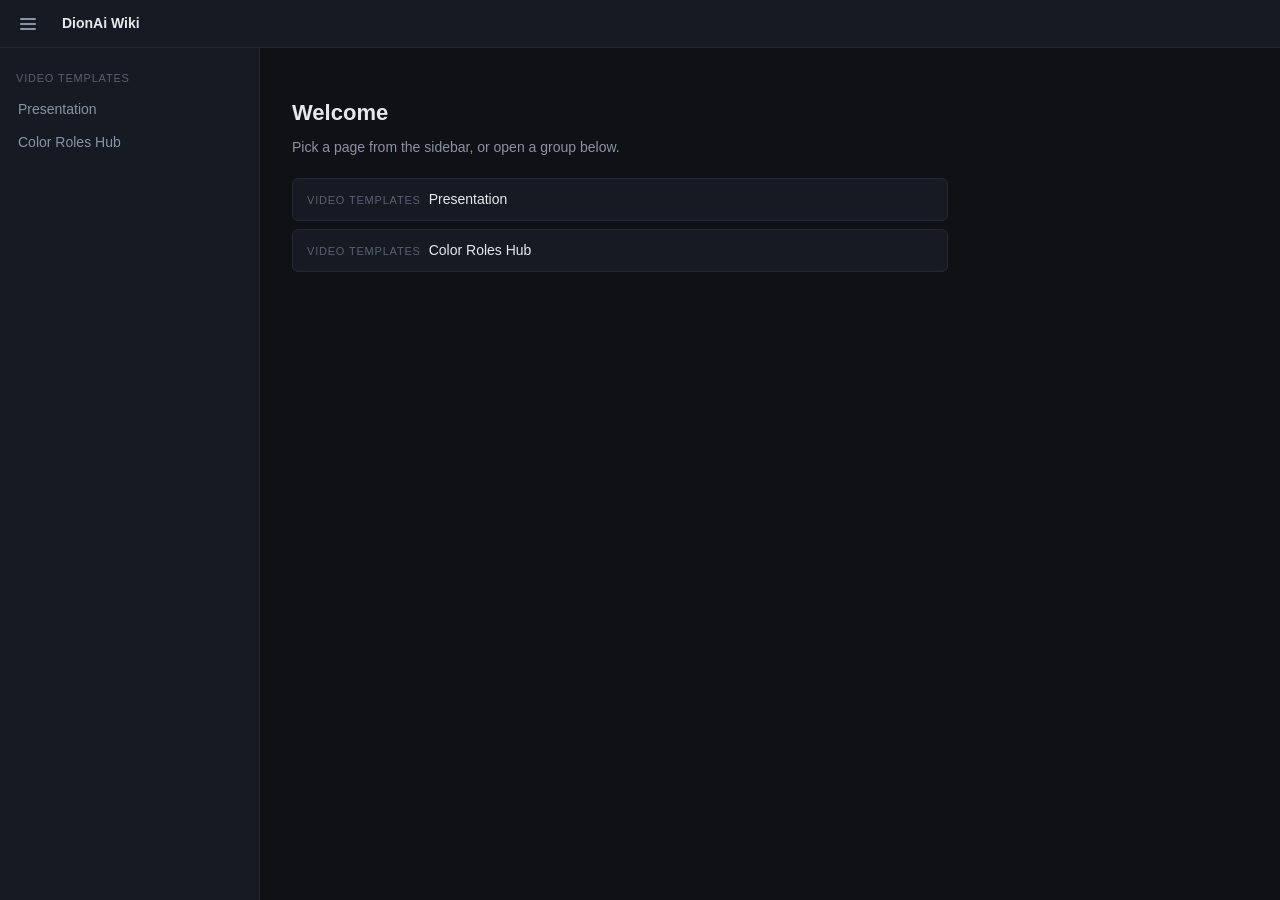
<file: wiki/index.html>
<!DOCTYPE html>
<html lang="el">
<head>
  <meta charset="UTF-8">
  <meta name="viewport" content="width=device-width, initial-scale=1.0">
  <title>DionAi Wiki</title>
  <link rel="stylesheet" href="./styles.css">
</head>
<body>
  <header class="topbar">
    <button class="toggle" id="toggle-sidebar" aria-label="Toggle sidebar" title="Toggle sidebar">
      <span class="toggle-icon" aria-hidden="true"></span>
    </button>
    <nav class="breadcrumb" id="breadcrumb" aria-label="Breadcrumb"></nav>
  </header>

  <aside class="sidebar" id="sidebar"></aside>

  <main class="main">
    <section class="empty-state" id="empty-state" hidden>
      <h1>Welcome</h1>
      <p>Pick a page from the sidebar, or open a group below.</p>
      <ul class="empty-list" id="empty-list"></ul>
    </section>
    <iframe id="page" title="Wiki page" hidden></iframe>
  </main>

  <script type="module" src="./app.js"></script>
</body>
</html>
</file>
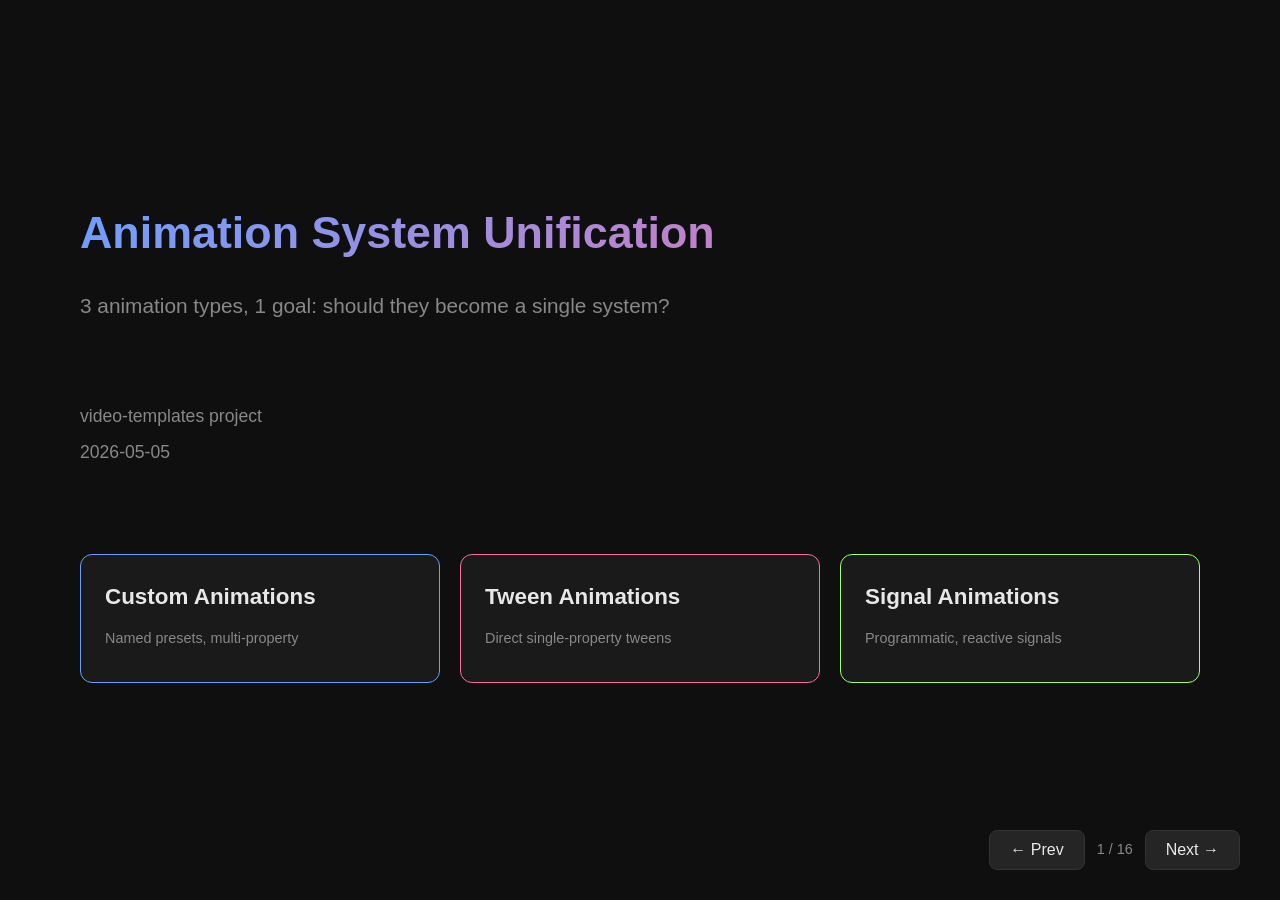
<file: presentations/2026-05-05-animation-unification.html>
<!DOCTYPE html>
<html lang="en">
<head>
<meta charset="UTF-8">
<meta name="viewport" content="width=device-width, initial-scale=1.0">
<title>Animation System Unification Analysis</title>
<style>
  * { margin: 0; padding: 0; box-sizing: border-box; }

  :root {
    --bg: #0f0f0f;
    --surface: #1a1a1a;
    --surface-2: #252525;
    --border: #333;
    --text: #e8e8e8;
    --text-dim: #888;
    --accent: #6c9fff;
    --accent-2: #ff6c9f;
    --accent-3: #9fff6c;
    --accent-4: #ffc46c;
    --code-bg: #1e1e2e;
  }

  body {
    font-family: -apple-system, BlinkMacSystemFont, 'Segoe UI', sans-serif;
    background: var(--bg);
    color: var(--text);
    line-height: 1.6;
    overflow: hidden;
    height: 100vh;
  }

  .slide-container {
    height: 100vh;
    overflow: hidden;
    position: relative;
  }

  .slide {
    display: none;
    height: 100vh;
    padding: 60px 80px;
    overflow-y: auto;
    animation: fadeIn 0.3s ease;
  }

  .slide.active { display: block; }

  @keyframes fadeIn {
    from { opacity: 0; transform: translateY(10px); }
    to { opacity: 1; transform: translateY(0); }
  }

  h1 {
    font-size: 2.8em;
    font-weight: 700;
    margin-bottom: 20px;
    background: linear-gradient(135deg, var(--accent), var(--accent-2));
    -webkit-background-clip: text;
    -webkit-text-fill-color: transparent;
  }

  h2 {
    font-size: 2em;
    font-weight: 600;
    margin-bottom: 16px;
    color: var(--accent);
  }

  h3 {
    font-size: 1.4em;
    font-weight: 600;
    margin: 24px 0 12px;
    color: var(--text);
  }

  p, li {
    font-size: 1.1em;
    margin-bottom: 8px;
  }

  ul { padding-left: 24px; }
  li { margin-bottom: 6px; }

  .subtitle {
    font-size: 1.3em;
    color: var(--text-dim);
    margin-bottom: 40px;
  }

  pre {
    background: var(--code-bg);
    border: 1px solid var(--border);
    border-radius: 8px;
    padding: 20px;
    margin: 16px 0;
    overflow-x: auto;
    font-size: 0.9em;
    line-height: 1.5;
  }

  code {
    font-family: 'JetBrains Mono', 'Fira Code', monospace;
    color: #a9dc76;
  }

  pre code { color: #e8e8e8; }

  .keyword { color: #ff6188; }
  .string { color: #ffd866; }
  .comment { color: #727072; font-style: italic; }
  .type { color: #78dce8; }
  .func { color: #a9dc76; }
  .number { color: #ab9df2; }
  .property { color: #fc9867; }

  .grid-2 {
    display: grid;
    grid-template-columns: 1fr 1fr;
    gap: 30px;
    margin: 20px 0;
  }

  .grid-3 {
    display: grid;
    grid-template-columns: 1fr 1fr 1fr;
    gap: 20px;
    margin: 20px 0;
  }

  .card {
    background: var(--surface);
    border: 1px solid var(--border);
    border-radius: 12px;
    padding: 24px;
  }

  .card h3 { margin-top: 0; }

  .card.highlight-blue { border-color: var(--accent); }
  .card.highlight-pink { border-color: var(--accent-2); }
  .card.highlight-green { border-color: var(--accent-3); }
  .card.highlight-orange { border-color: var(--accent-4); }

  .tag {
    display: inline-block;
    padding: 3px 10px;
    border-radius: 4px;
    font-size: 0.8em;
    font-weight: 600;
    margin-right: 6px;
  }

  .tag-blue { background: rgba(108, 159, 255, 0.2); color: var(--accent); }
  .tag-pink { background: rgba(255, 108, 159, 0.2); color: var(--accent-2); }
  .tag-green { background: rgba(159, 255, 108, 0.2); color: var(--accent-3); }
  .tag-orange { background: rgba(255, 196, 108, 0.2); color: var(--accent-4); }

  table {
    width: 100%;
    border-collapse: collapse;
    margin: 16px 0;
    font-size: 0.95em;
  }

  th, td {
    padding: 12px 16px;
    text-align: left;
    border-bottom: 1px solid var(--border);
  }

  th {
    background: var(--surface);
    font-weight: 600;
    color: var(--accent);
  }

  .arrow {
    font-size: 1.5em;
    color: var(--accent);
    text-align: center;
    margin: 10px 0;
  }

  .highlight-box {
    background: rgba(108, 159, 255, 0.08);
    border-left: 4px solid var(--accent);
    padding: 16px 20px;
    margin: 16px 0;
    border-radius: 0 8px 8px 0;
  }

  .warning-box {
    background: rgba(255, 108, 159, 0.08);
    border-left: 4px solid var(--accent-2);
    padding: 16px 20px;
    margin: 16px 0;
    border-radius: 0 8px 8px 0;
  }

  .success-box {
    background: rgba(159, 255, 108, 0.08);
    border-left: 4px solid var(--accent-3);
    padding: 16px 20px;
    margin: 16px 0;
    border-radius: 0 8px 8px 0;
  }

  .nav {
    position: fixed;
    bottom: 30px;
    right: 40px;
    display: flex;
    gap: 12px;
    align-items: center;
    z-index: 100;
  }

  .nav button {
    background: var(--surface-2);
    border: 1px solid var(--border);
    color: var(--text);
    padding: 10px 20px;
    border-radius: 8px;
    cursor: pointer;
    font-size: 1em;
    transition: all 0.2s;
  }

  .nav button:hover {
    background: var(--accent);
    color: var(--bg);
  }

  .nav .counter {
    color: var(--text-dim);
    font-size: 0.9em;
  }

  .flow-diagram {
    display: flex;
    align-items: center;
    justify-content: center;
    gap: 12px;
    margin: 24px 0;
    flex-wrap: wrap;
  }

  .flow-box {
    background: var(--surface);
    border: 1px solid var(--border);
    border-radius: 8px;
    padding: 12px 20px;
    text-align: center;
    font-size: 0.9em;
  }

  .flow-arrow { color: var(--accent); font-size: 1.3em; }

  .vs-divider {
    display: flex;
    align-items: center;
    margin: 30px 0;
    gap: 16px;
  }

  .vs-divider::before, .vs-divider::after {
    content: '';
    flex: 1;
    border-top: 1px solid var(--border);
  }

  .vs-divider span {
    color: var(--accent-2);
    font-weight: 700;
    font-size: 1.2em;
  }

  .side-by-side {
    display: grid;
    grid-template-columns: 1fr 1fr;
    gap: 16px;
  }

  .side-by-side pre {
    margin: 0;
  }

  .label {
    font-size: 0.85em;
    font-weight: 600;
    text-transform: uppercase;
    letter-spacing: 0.05em;
    margin-bottom: 8px;
  }

  .label-blue { color: var(--accent); }
  .label-pink { color: var(--accent-2); }
  .label-green { color: var(--accent-3); }
</style>
</head>
<body>

<div class="slide-container">

<!-- SLIDE 1: Title -->
<div class="slide active">
  <div style="display:flex; flex-direction:column; justify-content:center; height:100%;">
    <h1>Animation System Unification</h1>
    <p class="subtitle">3 animation types, 1 goal: should they become a single system?</p>
    <div style="margin-top: 40px;">
      <p style="color: var(--text-dim);">video-templates project</p>
      <p style="color: var(--text-dim);">2026-05-05</p>
    </div>
    <div style="margin-top: 60px;">
      <div class="grid-3">
        <div class="card highlight-blue">
          <h3>Custom Animations</h3>
          <p style="color:var(--text-dim); font-size:0.9em;">Named presets, multi-property</p>
        </div>
        <div class="card highlight-pink">
          <h3>Tween Animations</h3>
          <p style="color:var(--text-dim); font-size:0.9em;">Direct single-property tweens</p>
        </div>
        <div class="card highlight-green">
          <h3>Signal Animations</h3>
          <p style="color:var(--text-dim); font-size:0.9em;">Programmatic, reactive signals</p>
        </div>
      </div>
    </div>
  </div>
</div>

<!-- SLIDE 2: The Problem -->
<div class="slide">
  <h2>The Problem</h2>
  <p class="subtitle">3 systems that conceptually do the same thing: "animate a layer"</p>

  <div class="grid-3" style="margin-top: 30px;">
    <div class="card highlight-blue">
      <span class="tag tag-blue">Custom</span>
      <h3>Named Multi-Property</h3>
      <pre><code>{
  <span class="property">property</span>: <span class="string">'easeFadeAndPosition-1'</span>,
  <span class="property">startTime</span>: <span class="number">0</span>,
  <span class="property">params</span>: [<span class="number">200</span>, <span class="number">0.6</span>, {}],
  <span class="property">type</span>: <span class="string">'in'</span>
}</code></pre>
      <p style="font-size:0.85em; color:var(--text-dim);">Expanded by <code>translateCustomAnimationIntoAnimations()</code> into flat tweens</p>
    </div>

    <div class="card highlight-pink">
      <span class="tag tag-pink">Tween</span>
      <h3>Direct Property</h3>
      <pre><code>{
  <span class="property">property</span>: <span class="string">'opacity'</span>,
  <span class="property">startTime</span>: <span class="number">0.5</span>,
  <span class="property">params</span>: [<span class="number">1</span>, <span class="number">2</span>, <span class="string">'easeInCubic'</span>],
  <span class="property">type</span>: <span class="string">'in'</span>
}</code></pre>
      <p style="font-size:0.85em; color:var(--text-dim);">Dot-notation traversal on layer, call with params</p>
    </div>

    <div class="card highlight-green">
      <span class="tag tag-green">Signal</span>
      <h3>Programmatic</h3>
      <pre><code>{
  <span class="property">startTime</span>: <span class="number">0</span>,
  <span class="property">duration</span>: <span class="number">0.8</span>,
  <span class="property">signalAnimation</span>: {
    <span class="property">name</span>: <span class="string">'createTypewriterChars'</span>,
    <span class="property">options</span>: { <span class="property">fade</span>: <span class="number">true</span> }
  }
}</code></pre>
      <p style="font-size:0.85em; color:var(--text-dim);">Factory from registry, reactive signal bindings</p>
    </div>
  </div>

  <div class="warning-box" style="margin-top: 30px;">
    <strong>Core Insight:</strong> In practice, even raw tweens use curated/tested combinations. Arbitrary params are a footgun. Not all easing+distance combos look good.
  </div>
</div>

<!-- SLIDE 3: Current Pipeline -->
<div class="slide">
  <h2>Current Processing Pipeline</h2>
  <p class="subtitle">How animations flow from template declaration to screen</p>

  <div class="flow-diagram" style="margin-top:40px;">
    <div class="flow-box">Template declares<br><code>_animations[]</code></div>
    <span class="flow-arrow">&rarr;</span>
    <div class="flow-box" style="border-color:var(--accent)"><code>processCustomAnimations()</code><br><small>expands named presets into flat tweens</small></div>
    <span class="flow-arrow">&rarr;</span>
    <div class="flow-box" style="border-color:var(--accent-2)"><code>animateLayers()</code><br><small>branches: signal vs tween</small></div>
    <span class="flow-arrow">&rarr;</span>
    <div class="flow-box" style="border-color:var(--accent-3)"><code>delay(time, gen)</code><br><small>schedule execution</small></div>
    <span class="flow-arrow">&rarr;</span>
    <div class="flow-box"><code>yield* all(...gens)</code></div>
  </div>

  <h3 style="margin-top:40px;">Key Code Locations</h3>
  <table>
    <tr><th>File</th><th>Role</th></tr>
    <tr><td><code>src/animations/index.ts</code></td><td>Custom animation definitions (48 presets)</td></tr>
    <tr><td><code>src/scenes/services/animation.service.ts</code></td><td>Executor (animateLayers, processCustomAnimations)</td></tr>
    <tr><td><code>src/scenes/gbLibrary-utils.tsx</code></td><td>translateCustomAnimationIntoAnimations()</td></tr>
    <tr><td><code>src/scenes/signal-animations/</code></td><td>Signal animation factories</td></tr>
    <tr><td><code>src/scenes/config/easing.config.ts</code></td><td>String-to-function easing map</td></tr>
  </table>

  <div class="highlight-box" style="margin-top:20px;">
    <strong>Motion Canvas key concept:</strong> <code>node.property(value, duration, easing)</code> returns a <code>ThreadGenerator</code>. This IS the tween. The framework interpolates frame-by-frame. Signals create reactive bindings that update every frame.
  </div>
</div>

<!-- SLIDE 4: Strategy 1 Overview -->
<div class="slide">
  <h2>Strategy 1: Factory Functions</h2>
  <p class="subtitle">Every animation becomes a factory returning <code>{ generator: ThreadGenerator }</code></p>

  <div class="highlight-box">
    <strong>Core idea:</strong> One registry, one interface, one code path. Signal animations already use this exact pattern. Make everything else conform.
  </div>

  <h3>Unified Template API</h3>
  <pre><code><span class="property">_animations</span>: [
  { <span class="property">startTime</span>: <span class="number">0.3</span>, <span class="property">duration</span>: <span class="number">0.8</span>, <span class="property">animation</span>: <span class="string">'easeFadeAndPosition1'</span>, <span class="property">type</span>: <span class="string">'in'</span> },
  { <span class="property">startTime</span>: <span class="number">0</span>,   <span class="property">duration</span>: <span class="number">2.0</span>, <span class="property">animation</span>: <span class="string">'createTypewriterChars'</span>, <span class="property">type</span>: <span class="string">'in'</span>, <span class="property">options</span>: { <span class="property">fade</span>: <span class="number">true</span> } },
  { <span class="property">startTime</span>: <span class="number">1</span>,   <span class="property">duration</span>: <span class="number">0.5</span>, <span class="property">animation</span>: <span class="string">'fadeInCubic'</span>, <span class="property">type</span>: <span class="string">'out'</span> },
]</code></pre>

  <h3>Unified Executor</h3>
  <pre><code><span class="keyword">for</span> (<span class="keyword">const</span> anim <span class="keyword">of</span> layer._animations) {
  <span class="keyword">const</span> factory = <span class="func">animationRegistry</span>[anim.animation];
  <span class="keyword">const</span> { generator } = <span class="func">factory</span>({
    targetNode: layer,
    duration: anim.duration,
    type: anim.type,
    ...anim.options,
  });
  generators.<span class="func">push</span>(<span class="func">delay</span>(globalStart + anim.startTime, generator));
}</code></pre>

  <div class="success-box">
    <strong>What disappears:</strong> <code>translateCustomAnimationIntoAnimations()</code>, the if/else branching in animateLayers, the distinction between "is this a property path or preset name?"
  </div>
</div>

<!-- SLIDE 5: Strategy 1 - Factories in Detail -->
<div class="slide">
  <h2>Strategy 1: How Factories Look</h2>
  <p class="subtitle">Each animation type becomes the same shape</p>

  <div class="grid-2">
    <div>
      <p class="label label-blue">SIGNAL ANIMATION (unchanged)</p>
      <pre><code><span class="comment">// Already a factory today</span>
<span class="func">createTypewriterChars</span>: (opts) => {
  <span class="keyword">const</span> progress = <span class="func">createSignal</span>(<span class="number">0</span>);
  <span class="comment">// bind reactive per-char opacity</span>
  <span class="comment">// tween progress 0 -> 1</span>
  <span class="keyword">return</span> { generator: gen() };
}</code></pre>
    </div>
    <div>
      <p class="label label-pink">SINGLE TWEEN (becomes factory)</p>
      <pre><code><span class="comment">// Was: { property: 'opacity', params: [1, 2, ease] }</span>
<span class="func">fadeInCubic</span>: (opts) => ({
  generator: opts.targetNode
    .<span class="func">opacity</span>(<span class="number">1</span>, opts.duration, easeInCubic)
})</code></pre>
    </div>
  </div>

  <div style="margin-top: 20px;">
    <p class="label label-green">CUSTOM ANIMATION (becomes factory)</p>
    <pre><code><span class="comment">// Was: { property: 'easeFadeAndPosition-1', params: [...] }</span>
<span class="func">easeFadeAndPosition1</span>: (opts) => {
  <span class="keyword">function*</span> <span class="func">gen</span>(): <span class="type">ThreadGenerator</span> {
    <span class="keyword">const</span> baseX = opts.targetNode.<span class="func">position</span>().x;
    <span class="keyword">const</span> distance = opts.distance ?? <span class="number">200</span>;

    <span class="comment">// Set initial values</span>
    opts.targetNode.<span class="func">position.x</span>(baseX - distance);
    opts.targetNode.<span class="func">opacity</span>(<span class="number">0</span>);

    <span class="comment">// Tween to final</span>
    <span class="keyword">yield*</span> <span class="func">all</span>(
      opts.targetNode.<span class="func">position.x</span>(baseX, opts.duration, easeInCubic),
      opts.targetNode.<span class="func">opacity</span>(<span class="number">1</span>, opts.duration, easeInQuint),
    );
  }
  <span class="keyword">return</span> { generator: <span class="func">gen</span>() };
}</code></pre>
  </div>

  <div class="highlight-box">
    <strong>Pattern:</strong> Every factory reads base values at execute-time (after delay), applies initial state, tweens to final state. Self-contained.
  </div>
</div>

<!-- SLIDE 6: Strategy 1 Cons -->
<div class="slide">
  <h2>Strategy 1: Cons</h2>

  <div class="card highlight-pink" style="margin: 20px 0;">
    <h3>Con 1: Relative-value logic duplicated per factory</h3>
    <p>Today <code>translateCustomAnimationIntoAnimations()</code> handles "from = current + offset" generically. With factories, each one writes its own version.</p>

    <div class="side-by-side" style="margin-top: 16px;">
      <div>
        <p class="label label-blue">TODAY (generic, one place)</p>
        <pre><code><span class="comment">// translateCustomAnimation handles ALL presets</span>
animation.params[<span class="number">0</span>] =
  layer.<span class="func">position</span>().x + fromTo[<span class="number">0</span>];</code></pre>
      </div>
      <div>
        <p class="label label-pink">STRATEGY 1 (per factory)</p>
        <pre><code><span class="comment">// Each factory: reads base, applies offset</span>
<span class="keyword">const</span> baseX = opts.targetNode.<span class="func">position</span>().x;
opts.targetNode.<span class="func">position.x</span>(baseX - distance);
<span class="comment">// 30 factories doing the same thing</span></code></pre>
      </div>
    </div>

    <p style="margin-top:12px; color:var(--accent-2);"><strong>Risk:</strong> Bug in one factory (forget to read base value) doesn't show in others. Inconsistency creeps in.</p>
  </div>

  <div class="card highlight-orange" style="margin: 20px 0;">
    <h3>Con 2: <code>dependsOn</code> easing-inheritance breaks</h3>
    <p>Current custom animations can declare "opacity inherits easing from position". This is declarative. In a factory, it becomes imperative wiring.</p>

    <div class="side-by-side" style="margin-top: 16px;">
      <div>
        <p class="label label-blue">TODAY (declarative)</p>
        <pre><code>properties: {
  position: { <span class="property">easing</span>: <span class="string">'easeInQuint'</span> },
  opacity: { <span class="property">easing</span>: <span class="string">'dependsOn:position'</span> }
  <span class="comment">// ^ auto-resolved</span>
}</code></pre>
      </div>
      <div>
        <p class="label label-pink">STRATEGY 1 (manual sync)</p>
        <pre><code><span class="keyword">const</span> posEasing = easeInQuint;
<span class="keyword">yield*</span> <span class="func">all</span>(
  node.<span class="func">position.x</span>(<span class="number">0</span>, dur, posEasing),
  node.<span class="func">opacity</span>(<span class="number">1</span>, dur, posEasing),
  <span class="comment">// ^ manually keep in sync</span>
);</code></pre>
      </div>
    </div>

    <p style="margin-top:12px; color:var(--accent-4);"><strong>Risk:</strong> Change easing in one place, forget the other. No compiler warning.</p>
  </div>

  <div class="highlight-box">
    <strong>Mitigation:</strong> Extract a <code>buildRelativeTween(node, property, offset, duration, easing)</code> helper. Factories call it instead of duplicating logic. Not perfect but reduces risk.
  </div>
</div>

<!-- SLIDE 7: Strategy C Overview -->
<div class="slide">
  <h2>Strategy C: Effect-First with Variants</h2>
  <p class="subtitle">Everything is an "effect". Named variants = curated option sets.</p>

  <div class="highlight-box">
    <strong>Core idea:</strong> Single flat registry. Each effect has a schema (typed defaults). Variants are frozen option sets for common combos. Overrides for anything custom.
  </div>

  <h3>Template API</h3>
  <pre><code><span class="property">_animations</span>: [
  <span class="comment">// Use a named variant (curated defaults)</span>
  { <span class="property">effect</span>: <span class="string">'fadeSlide.snappy'</span>, <span class="property">startTime</span>: <span class="number">0</span>, <span class="property">duration</span>: <span class="number">0.6</span>, <span class="property">type</span>: <span class="string">'in'</span> },

  <span class="comment">// Use base effect with custom params</span>
  { <span class="property">effect</span>: <span class="string">'fadeSlide'</span>, <span class="property">startTime</span>: <span class="number">0</span>, <span class="property">duration</span>: <span class="number">0.6</span>, <span class="property">type</span>: <span class="string">'in'</span>, <span class="property">distance</span>: <span class="number">400</span>, <span class="property">easing</span>: <span class="string">'easeInExpo'</span> },

  <span class="comment">// Signal animation (same interface)</span>
  { <span class="property">effect</span>: <span class="string">'typewriterChars'</span>, <span class="property">startTime</span>: <span class="number">0.2</span>, <span class="property">duration</span>: <span class="number">0.8</span>, <span class="property">type</span>: <span class="string">'in'</span>, <span class="property">fade</span>: <span class="number">true</span> },

  <span class="comment">// Simple fade (was a raw tween)</span>
  { <span class="property">effect</span>: <span class="string">'fade'</span>, <span class="property">startTime</span>: <span class="number">3</span>, <span class="property">duration</span>: <span class="number">0.4</span>, <span class="property">type</span>: <span class="string">'out'</span> },
]</code></pre>

  <h3>Variant System</h3>
  <div class="grid-2">
    <div>
      <pre><code><span class="comment">// 50+ numbered presets collapse into:</span>
<span class="keyword">const</span> variants = {
  <span class="string">'fadeSlide.gentle'</span>: {
    distance: <span class="number">200</span>,
    easing: <span class="string">'easeInCubic'</span>,
    fadeEasing: <span class="string">'easeInQuint'</span>
  },
  <span class="string">'fadeSlide.snappy'</span>: {
    distance: <span class="number">200</span>,
    easing: <span class="string">'easeInQuint'</span>,
    fadeEasing: <span class="string">'easeInQuint'</span>
  },
  <span class="string">'fadeSlide.dramatic'</span>: {
    distance: <span class="number">400</span>,
    easing: <span class="string">'easeInExpo'</span>,
    fadeEasing: <span class="string">'easeInExpo'</span>
  },
};</code></pre>
    </div>
    <div>
      <p style="margin-top:20px;"><strong>What this achieves:</strong></p>
      <ul>
        <li>~8-10 core effects instead of 50+ numbered presets</li>
        <li>Each variant is a tested, curated combo</li>
        <li>Flat named options (no positional <code>params[]</code>)</li>
        <li>Schema validation on registration</li>
        <li>Still allows overrides when needed</li>
      </ul>
    </div>
  </div>
</div>

<!-- SLIDE 8: Strategy C - Registry -->
<div class="slide">
  <h2>Strategy C: Registry Design</h2>

  <pre><code><span class="keyword">interface</span> <span class="type">EffectRegistration</span> {
  name: <span class="type">string</span>;
  group: <span class="type">string</span>;
  schema: <span class="type">EffectSchema</span>;        <span class="comment">// typed defaults + allowed overrides</span>
  create: (ctx: <span class="type">EffectContext</span>) => <span class="type">ThreadGenerator</span>;
}

<span class="comment">// Simple tween effect</span>
<span class="func">registerEffect</span>({
  name: <span class="string">'fade'</span>,
  group: <span class="string">'basic'</span>,
  schema: { from: { default: <span class="number">0</span> }, to: { default: <span class="number">1</span> }, easing: { default: <span class="string">'easeInCubic'</span> } },
  create: (ctx) => ctx.targetNode.<span class="func">opacity</span>(ctx.to, ctx.duration, ctx.easing),
});

<span class="comment">// Multi-property composition</span>
<span class="func">registerEffect</span>({
  name: <span class="string">'fadeSlide'</span>,
  group: <span class="string">'composed'</span>,
  schema: { distance: { default: <span class="number">200</span> }, easing: { default: <span class="string">'easeInCubic'</span> }, fadeEasing: { default: <span class="string">'easeInQuint'</span> } },
  create: <span class="keyword">function*</span>(ctx) {
    <span class="keyword">yield*</span> <span class="func">all</span>(
      ctx.targetNode.<span class="func">position.x</span>(<span class="number">0</span>, ctx.duration, ctx.easing),
      ctx.targetNode.<span class="func">opacity</span>(<span class="number">1</span>, ctx.duration, ctx.fadeEasing),
    );
  },
});

<span class="comment">// Signal animation (same interface!)</span>
<span class="func">registerEffect</span>({
  name: <span class="string">'typewriterChars'</span>,
  group: <span class="string">'text'</span>,
  schema: { fade: { default: <span class="number">false</span> } },
  create: (ctx) => <span class="func">createTypewriterChars</span>({
    targetNode: ctx.targetNode,
    duration: ctx.duration,
    type: ctx.type,
    fade: ctx.fade,
  }).generator,
});</code></pre>

  <div class="success-box">
    <strong>Key win:</strong> All three types register with the same interface. The executor doesn't know or care what's inside <code>create()</code>.
  </div>
</div>

<!-- SLIDE 9: Strategy C Cons -->
<div class="slide">
  <h2>Strategy C: Cons</h2>

  <div class="card highlight-pink" style="margin: 20px 0;">
    <h3>Con 1: Variant Naming Problem</h3>
    <p>Who decides what "snappy" vs "gentle" means? What happens when you need something in between?</p>

    <pre><code><span class="comment">// Starts clean:</span>
<span class="string">'fadeSlide.gentle'</span>:   { distance: <span class="number">200</span>, easing: <span class="string">'easeInCubic'</span> }
<span class="string">'fadeSlide.snappy'</span>:   { distance: <span class="number">200</span>, easing: <span class="string">'easeInQuint'</span> }
<span class="string">'fadeSlide.dramatic'</span>: { distance: <span class="number">400</span>, easing: <span class="string">'easeInExpo'</span> }

<span class="comment">// Then you need: distance 300, easeInQuart</span>
<span class="string">'fadeSlide.medium'</span>?          <span class="comment">// vague</span>
<span class="string">'fadeSlide.snappy-wide'</span>?     <span class="comment">// naming hell</span>

<span class="comment">// Or just override:</span>
{ effect: <span class="string">'fadeSlide'</span>, distance: <span class="number">300</span>, easing: <span class="string">'easeInQuart'</span> }
<span class="comment">// ^ but then why do variants exist?</span></code></pre>

    <p style="margin-top:12px; color:var(--accent-2);"><strong>Risk:</strong> Variants either proliferate (naming hell) or get ignored (everyone uses overrides). Either outcome defeats their purpose.</p>
  </div>

  <div class="card highlight-orange" style="margin: 20px 0;">
    <h3>Con 2: Schema = False Safety</h3>
    <p>Schema validates types and ranges, but can't validate "looks good on screen".</p>

    <pre><code><span class="func">registerEffect</span>({
  name: <span class="string">'slideX'</span>,
  schema: {
    distance: { type: <span class="string">'number'</span>, default: <span class="number">1890</span>, min: <span class="number">50</span>, max: <span class="number">2000</span> },
    easing: { type: <span class="string">'easing'</span>, default: <span class="string">'easeInCubic'</span> },
  },
});

<span class="comment">// distance: 1500 passes validation...</span>
<span class="comment">// but in a 1080p template, 1500px slide looks wrong visually</span>
<span class="comment">// Schema says "valid". Eyes say "broken".</span></code></pre>

    <p style="margin-top:12px; color:var(--accent-4);"><strong>Risk:</strong> "Validated" creates false confidence. Real quality still requires visual testing.</p>
  </div>
</div>

<!-- SLIDE 10: 80/20 Strategy -->
<div class="slide">
  <h2>Strategy: 80/20 (Minimal Change)</h2>
  <p class="subtitle">Don't unify. Clean up what's broken. Keep what works.</p>

  <table>
    <tr><th>Action</th><th>What It Does</th></tr>
    <tr><td>Delete unused 48 presets</td><td>Remove dead code in <code>animations/index.ts</code></td></tr>
    <tr><td>Keep raw tweens</td><td>They work, 100% of templates use them</td></tr>
    <tr><td>Keep signal animations</td><td>Already clean: named entries via <code>signalAnimation</code> key</td></tr>
    <tr><td>Add param validation</td><td>Runtime check: easing exists, duration > 0</td></tr>
    <tr><td>Create helper functions</td><td>Code-level shortcuts for common stagger patterns</td></tr>
  </table>

  <div class="card highlight-pink" style="margin: 30px 0;">
    <h3>Con 1: Two Code Paths Forever</h3>
    <p>Any animation-system-level feature must be implemented twice.</p>
    <pre><code><span class="comment">// Want to build: animation preview tool</span>
<span class="keyword">if</span> (anim.signalAnimation) {
  <span class="comment">// Signal: it's a black-box function</span>
  <span class="comment">// Can't inspect params declaratively</span>
  <span class="comment">// Can't preview without running it</span>
} <span class="keyword">else</span> {
  <span class="comment">// Tween: can read property, target, duration</span>
  <span class="comment">// Easy to build timeline visualization</span>
}
<span class="comment">// ^ every new tool hits this fork</span></code></pre>
  </div>

  <div class="card highlight-orange" style="margin: 20px 0;">
    <h3>Con 2: Zero Discoverability</h3>
    <p>No way to ask "what animations are available?"</p>
    <pre><code><span class="comment">// New template: "I want fade + slide left"</span>
<span class="comment">// Where do you look?</span>
<span class="comment">// → Open other templates, find similar patterns</span>
<span class="comment">// → Copy-paste params manually</span>
<span class="comment">// → No autocomplete, no list, no docs</span>

<span class="comment">// With a registry:</span>
registry.<span class="func">list</span>()
<span class="comment">// → ['fade', 'slideX', 'fadeSlide', 'typewriterChars', ...]</span>
<span class="comment">// → each has schema: what options, what defaults</span></code></pre>
  </div>
</div>

<!-- SLIDE 11: The Parameterization Paradox -->
<div class="slide">
  <h2>The Parameterization Paradox</h2>
  <p class="subtitle">This challenge applies to BOTH Strategy 1 and Strategy C</p>

  <div class="warning-box" style="margin: 30px 0;">
    <strong>The question:</strong> If presets/effects accept arbitrary distance, duration, easing, direction as parameters... how is that different from raw tweens? You've just renamed the system.
  </div>

  <h3>Side by Side</h3>
  <div class="side-by-side">
    <div>
      <p class="label label-green">STRATEGY C</p>
      <pre><code>{
  <span class="property">effect</span>: <span class="string">'slideX'</span>,
  <span class="property">startTime</span>: <span class="number">0</span>,
  <span class="property">duration</span>: <span class="number">0.6</span> * (pacing + pacingStep),
  <span class="property">distance</span>: <span class="number">-1080</span>,
  <span class="property">easing</span>: <span class="string">'easeOutQuint'</span>,
  <span class="property">type</span>: <span class="string">'in'</span>
}</code></pre>
    </div>
    <div>
      <p class="label label-pink">CURRENT RAW TWEEN</p>
      <pre><code>{
  <span class="property">property</span>: <span class="string">'position.x'</span>,
  <span class="property">startTime</span>: <span class="number">0</span>,
  <span class="property">params</span>: [<span class="number">0</span>, <span class="number">0.6</span> * (pacing + pacingStep),
           <span class="string">'easeOutQuint'</span>],
  <span class="property">type</span>: <span class="string">'in'</span>,
  <span class="property">initialValue</span>: <span class="number">-1080</span>
}</code></pre>
    </div>
  </div>

  <h3 style="margin-top: 30px;">What Unification Actually Gives You (if not constraint)</h3>

  <div class="grid-2" style="margin-top:16px;">
    <div class="card highlight-green">
      <h3>Gets</h3>
      <ul>
        <li><strong>Defaults</strong>: don't specify what's common</li>
        <li><strong>Discoverability</strong>: list available animations</li>
        <li><strong>One API</strong>: same shape for everything</li>
        <li><strong>Tooling</strong>: build preview/timeline tools</li>
        <li><strong>Naming</strong>: intent over implementation</li>
      </ul>
    </div>
    <div class="card highlight-pink">
      <h3>Does NOT Get</h3>
      <ul>
        <li><strong>Constraint</strong>: can't block arbitrary values without breaking use cases</li>
        <li><strong>Safety</strong>: schema can't validate visual quality</li>
        <li><strong>Fewer params</strong>: same info still needed</li>
        <li><strong>Simpler mental model</strong>: still need to know distance, easing, duration</li>
      </ul>
    </div>
  </div>

  <div class="highlight-box" style="margin-top: 20px;">
    <strong>Bottomline:</strong> Unification's real value = defaults + discoverability + unified tooling. NOT constraint or safety.
  </div>
</div>

<!-- SLIDE 12: Devil's Advocate Key Finding -->
<div class="slide">
  <h2>Critical Finding: Dead Code</h2>
  <p class="subtitle">The 48 custom animation presets have zero consumers</p>

  <div class="warning-box" style="margin: 30px 0; font-size: 1.1em;">
    <strong>No template uses the custom animation presets.</strong> 100% of templates use raw property tweens directly. The system being proposed as the unification target... was never adopted.
  </div>

  <h3>What Templates Actually Do</h3>
  <pre><code><span class="comment">// Template-103: unique diagonal offsets per element</span>
{ <span class="property">property</span>: <span class="string">'position'</span>, <span class="property">params</span>: [[<span class="number">0</span>,<span class="number">0</span>], <span class="number">0.6</span>, <span class="string">'easeOutQuint'</span>], <span class="property">initialValue</span>: [<span class="number">-200</span>, <span class="number">-200</span>] }
{ <span class="property">property</span>: <span class="string">'position'</span>, <span class="property">params</span>: [[<span class="number">0</span>,<span class="number">0</span>], <span class="number">0.6</span>, <span class="string">'easeOutQuint'</span>], <span class="property">initialValue</span>: [<span class="number">200</span>, <span class="number">-120</span>] }
{ <span class="property">property</span>: <span class="string">'position'</span>, <span class="property">params</span>: [[<span class="number">0</span>,<span class="number">0</span>], <span class="number">0.6</span>, <span class="string">'easeOutQuint'</span>], <span class="property">initialValue</span>: [<span class="number">100</span>, <span class="number">0</span>] }

<span class="comment">// Template-146: computed durations with pacing variable</span>
{ <span class="property">property</span>: <span class="string">'position.x'</span>, <span class="property">params</span>: [<span class="number">0</span>, <span class="number">0.2</span> * (pacing + pacingStep), <span class="string">'easeOutQuint'</span>] }
{ <span class="property">property</span>: <span class="string">'position.x'</span>, <span class="property">params</span>: [<span class="number">0</span>, <span class="number">0.4</span> * (pacing + pacingStep), <span class="string">'easeOutQuint'</span>] }

<span class="comment">// Template-136: multi-step choreography (bounce)</span>
{ <span class="property">property</span>: <span class="string">'position.y'</span>, <span class="property">params</span>: [<span class="number">-100</span>, <span class="number">0.3</span>, <span class="string">'easeOutQuint'</span>] }
{ <span class="property">property</span>: <span class="string">'position.y'</span>, <span class="property">params</span>: [<span class="number">0</span>, <span class="number">0.3</span>, <span class="string">'easeInQuint'</span>], <span class="property">startTime</span>: <span class="number">0.3</span> }</code></pre>

  <h3 style="margin-top: 30px;">Distances Used Across Templates</h3>
  <div style="display:flex; flex-wrap:wrap; gap:8px; margin: 12px 0;">
    <span class="tag tag-pink">-100</span>
    <span class="tag tag-pink">-200</span>
    <span class="tag tag-pink">-320</span>
    <span class="tag tag-pink">-500</span>
    <span class="tag tag-pink">-580</span>
    <span class="tag tag-pink">-800</span>
    <span class="tag tag-pink">-850</span>
    <span class="tag tag-pink">-1000</span>
    <span class="tag tag-pink">-1080</span>
    <span class="tag tag-pink">-1500</span>
    <span class="tag tag-pink">-1890</span>
    <span class="tag tag-pink">-1920</span>
  </div>
  <p style="color:var(--text-dim);">All unique per-element. Hard to presetify.</p>

  <div class="highlight-box" style="margin-top: 20px;">
    <strong>Question this raises:</strong> If templates naturally use per-element unique values, does a preset system fit how they're actually authored? Or does it fight the natural workflow?
  </div>
</div>

<!-- SLIDE 13: Comparison Matrix -->
<div class="slide">
  <h2>Strategy Comparison</h2>

  <table style="margin-top: 30px;">
    <tr>
      <th>Dimension</th>
      <th><span class="tag tag-blue">Strategy 1</span><br>Factory Functions</th>
      <th><span class="tag tag-green">Strategy C</span><br>Effect + Variants</th>
      <th><span class="tag tag-orange">80/20</span><br>Minimal</th>
    </tr>
    <tr>
      <td>Unification level</td>
      <td>Full</td>
      <td>Full</td>
      <td>None (2 paths)</td>
    </tr>
    <tr>
      <td>Computed durations</td>
      <td>Via factory params</td>
      <td>Via override params</td>
      <td>Already works</td>
    </tr>
    <tr>
      <td>Unique distances</td>
      <td>Via factory params</td>
      <td>Via override params</td>
      <td>Already works</td>
    </tr>
    <tr>
      <td>Signal animation fit</td>
      <td>Natural (already factories)</td>
      <td>Natural (register as effect)</td>
      <td>Already clean</td>
    </tr>
    <tr>
      <td>Runtime simplification</td>
      <td>One code path</td>
      <td>One code path</td>
      <td>Two paths</td>
    </tr>
    <tr>
      <td>Discoverability</td>
      <td>Full (registry.list())</td>
      <td>Full (registry + variants)</td>
      <td>None</td>
    </tr>
    <tr>
      <td>Tooling potential</td>
      <td>High (uniform interface)</td>
      <td>High (schema-driven)</td>
      <td>Limited (two models)</td>
    </tr>
    <tr>
      <td>DX complexity</td>
      <td>Learn one API</td>
      <td>Learn one API + variants</td>
      <td>Status quo</td>
    </tr>
    <tr>
      <td>Over-engineering risk</td>
      <td>Medium</td>
      <td>Medium-high</td>
      <td>None</td>
    </tr>
    <tr>
      <td>Main weakness</td>
      <td>Duplicated base-value logic</td>
      <td>Variant naming + schema overhead</td>
      <td>No discoverability, 2 paths</td>
    </tr>
  </table>
</div>

<!-- SLIDE 14: Decision Framework -->
<div class="slide">
  <h2>Decision Framework</h2>
  <p class="subtitle">The answer depends on WHAT problem you're actually solving</p>

  <div style="margin-top: 30px;">
    <div class="card highlight-blue" style="margin-bottom: 16px;">
      <h3>"I want AI/tooling to generate templates"</h3>
      <p style="margin-top:8px;">&rarr; <strong>Strategy C</strong> (constrained, schema-validated, discoverable effects)</p>
      <p style="color:var(--text-dim); font-size:0.9em;">AI needs a bounded vocabulary. Schema = structured generation target.</p>
    </div>

    <div class="card highlight-green" style="margin-bottom: 16px;">
      <h3>"I want one code path and clean architecture"</h3>
      <p style="margin-top:8px;">&rarr; <strong>Strategy 1</strong> (unified factory registry, Motion Canvas native)</p>
      <p style="color:var(--text-dim); font-size:0.9em;">Simplest technically. Skip variants, just make everything a factory.</p>
    </div>

    <div class="card highlight-orange" style="margin-bottom: 16px;">
      <h3>"Nothing is broken, just messy"</h3>
      <p style="margin-top:8px;">&rarr; <strong>80/20</strong> (delete dead presets, add validation, keep raw tweens)</p>
      <p style="color:var(--text-dim); font-size:0.9em;">Pragmatic. Zero risk. Spend time on features instead.</p>
    </div>

    <div class="card highlight-pink" style="margin-bottom: 16px;">
      <h3>"I want reusability + building a library of tested animations"</h3>
      <p style="margin-top:8px;">&rarr; <strong>Strategy 1 or C</strong> (registry = library you grow over time)</p>
      <p style="color:var(--text-dim); font-size:0.9em;">Either works. C adds variant curation on top. 1 is simpler to start.</p>
    </div>
  </div>

  <div class="warning-box" style="margin-top: 20px;">
    <strong>Key question:</strong> Do you plan to have tooling (AI, visual editor, animation picker) that needs to enumerate available animations? If yes, you need a registry (Strategy 1 or C). If no, 80/20 might be enough.
  </div>
</div>

<!-- SLIDE 15: What's Actually at Stake -->
<div class="slide">
  <h2>What's Actually at Stake</h2>
  <p class="subtitle">Separating real value from theoretical purity</p>

  <div class="grid-2" style="margin-top: 30px;">
    <div>
      <h3 style="color: var(--accent-3);">Real Value of Unification</h3>
      <ul style="margin-top: 12px;">
        <li><strong>Defaults:</strong> new template starts with sane values, only override what's different</li>
        <li><strong>Discoverability:</strong> "what animations exist?" has an answer</li>
        <li><strong>One mental model:</strong> everything is an "effect" with a name</li>
        <li><strong>Tooling foundation:</strong> preview tools, timeline editors, AI generation</li>
        <li><strong>Consistency:</strong> same animation looks the same across templates</li>
        <li><strong>Onboarding:</strong> new template = pick from menu, not copy-paste from other templates</li>
      </ul>
    </div>
    <div>
      <h3 style="color: var(--accent-2);">NOT Achieved by Unification</h3>
      <ul style="margin-top: 12px;">
        <li><strong>Constraint:</strong> can't block bad values without losing flexibility</li>
        <li><strong>Visual quality:</strong> schema validation != looks good</li>
        <li><strong>Fewer decisions:</strong> still need to choose distance, easing, duration</li>
        <li><strong>Bug prevention:</strong> current system doesn't have animation bugs</li>
        <li><strong>Speed:</strong> copy-paste from another template is fast enough today</li>
      </ul>
    </div>
  </div>

  <div class="vs-divider"><span>SO</span></div>

  <div class="highlight-box">
    <strong>The honest trade:</strong> Unification is an investment in future tooling and consistency. It doesn't fix a current bug. Its value scales with: (a) number of templates you'll create, (b) whether non-human authors (AI) will create animations, (c) whether you'll build animation tooling.
  </div>
</div>

<!-- SLIDE 16: Recommended Path -->
<div class="slide">
  <h2>Recommended Path Forward</h2>

  <div style="margin-top: 20px;">
    <h3>If unifying: Strategy 1 (Factory Functions)</h3>
    <p style="color:var(--text-dim); margin-bottom: 20px;">Simpler than C, avoids variant naming problem, Motion Canvas native idiom</p>

    <div class="card" style="margin-bottom: 20px;">
      <h3>Step 1: Foundation</h3>
      <ul>
        <li>Create <code>animationRegistry</code> (Map&lt;string, factory&gt;)</li>
        <li>Register existing signal animations (already factories)</li>
        <li>Add compat shim: old format falls through to current logic</li>
      </ul>
    </div>

    <div class="card" style="margin-bottom: 20px;">
      <h3>Step 2: Core Effects</h3>
      <ul>
        <li>Convert top 5-8 most-used patterns into named factories</li>
        <li>Extract <code>buildRelativeTween()</code> helper to avoid duplication</li>
        <li>New templates use <code>animation: 'name'</code> format</li>
      </ul>
    </div>

    <div class="card" style="margin-bottom: 20px;">
      <h3>Step 3: Grow Organically</h3>
      <ul>
        <li>Add factories as you create new templates</li>
        <li>Old templates don't need rewriting (compat shim)</li>
        <li>Delete dead <code>customAnimations</code> array</li>
      </ul>
    </div>
  </div>

  <div class="success-box" style="margin-top: 20px;">
    <strong>Key principle:</strong> Don't pre-build 50 factories. Start with the registry + compat shim + 5 core effects. Let the library grow from real needs.
  </div>

  <div class="highlight-box" style="margin-top: 16px;">
    <strong>If NOT unifying:</strong> Delete the 48 dead presets. Add runtime validation (easing string exists, duration > 0). Keep raw tweens + signal animations as-is. Move on.
  </div>
</div>

</div>

<!-- Navigation -->
<div class="nav">
  <button onclick="prevSlide()">&larr; Prev</button>
  <span class="counter"><span id="current">1</span> / <span id="total">16</span></span>
  <button onclick="nextSlide()">Next &rarr;</button>
</div>

<script>
  const slides = document.querySelectorAll('.slide');
  let currentSlide = 0;

  function showSlide(n) {
    slides[currentSlide].classList.remove('active');
    currentSlide = (n + slides.length) % slides.length;
    slides[currentSlide].classList.add('active');
    document.getElementById('current').textContent = currentSlide + 1;
    document.getElementById('total').textContent = slides.length;
  }

  function nextSlide() { showSlide(currentSlide + 1); }
  function prevSlide() { showSlide(currentSlide - 1); }

  document.addEventListener('keydown', (e) => {
    if (e.key === 'ArrowRight' || e.key === ' ') { e.preventDefault(); nextSlide(); }
    if (e.key === 'ArrowLeft') { e.preventDefault(); prevSlide(); }
  });

  // Touch support
  let touchStartX = 0;
  document.addEventListener('touchstart', (e) => { touchStartX = e.touches[0].clientX; });
  document.addEventListener('touchend', (e) => {
    const diff = touchStartX - e.changedTouches[0].clientX;
    if (Math.abs(diff) > 50) { diff > 0 ? nextSlide() : prevSlide(); }
  });
</script>

</body>
</html>
</file>
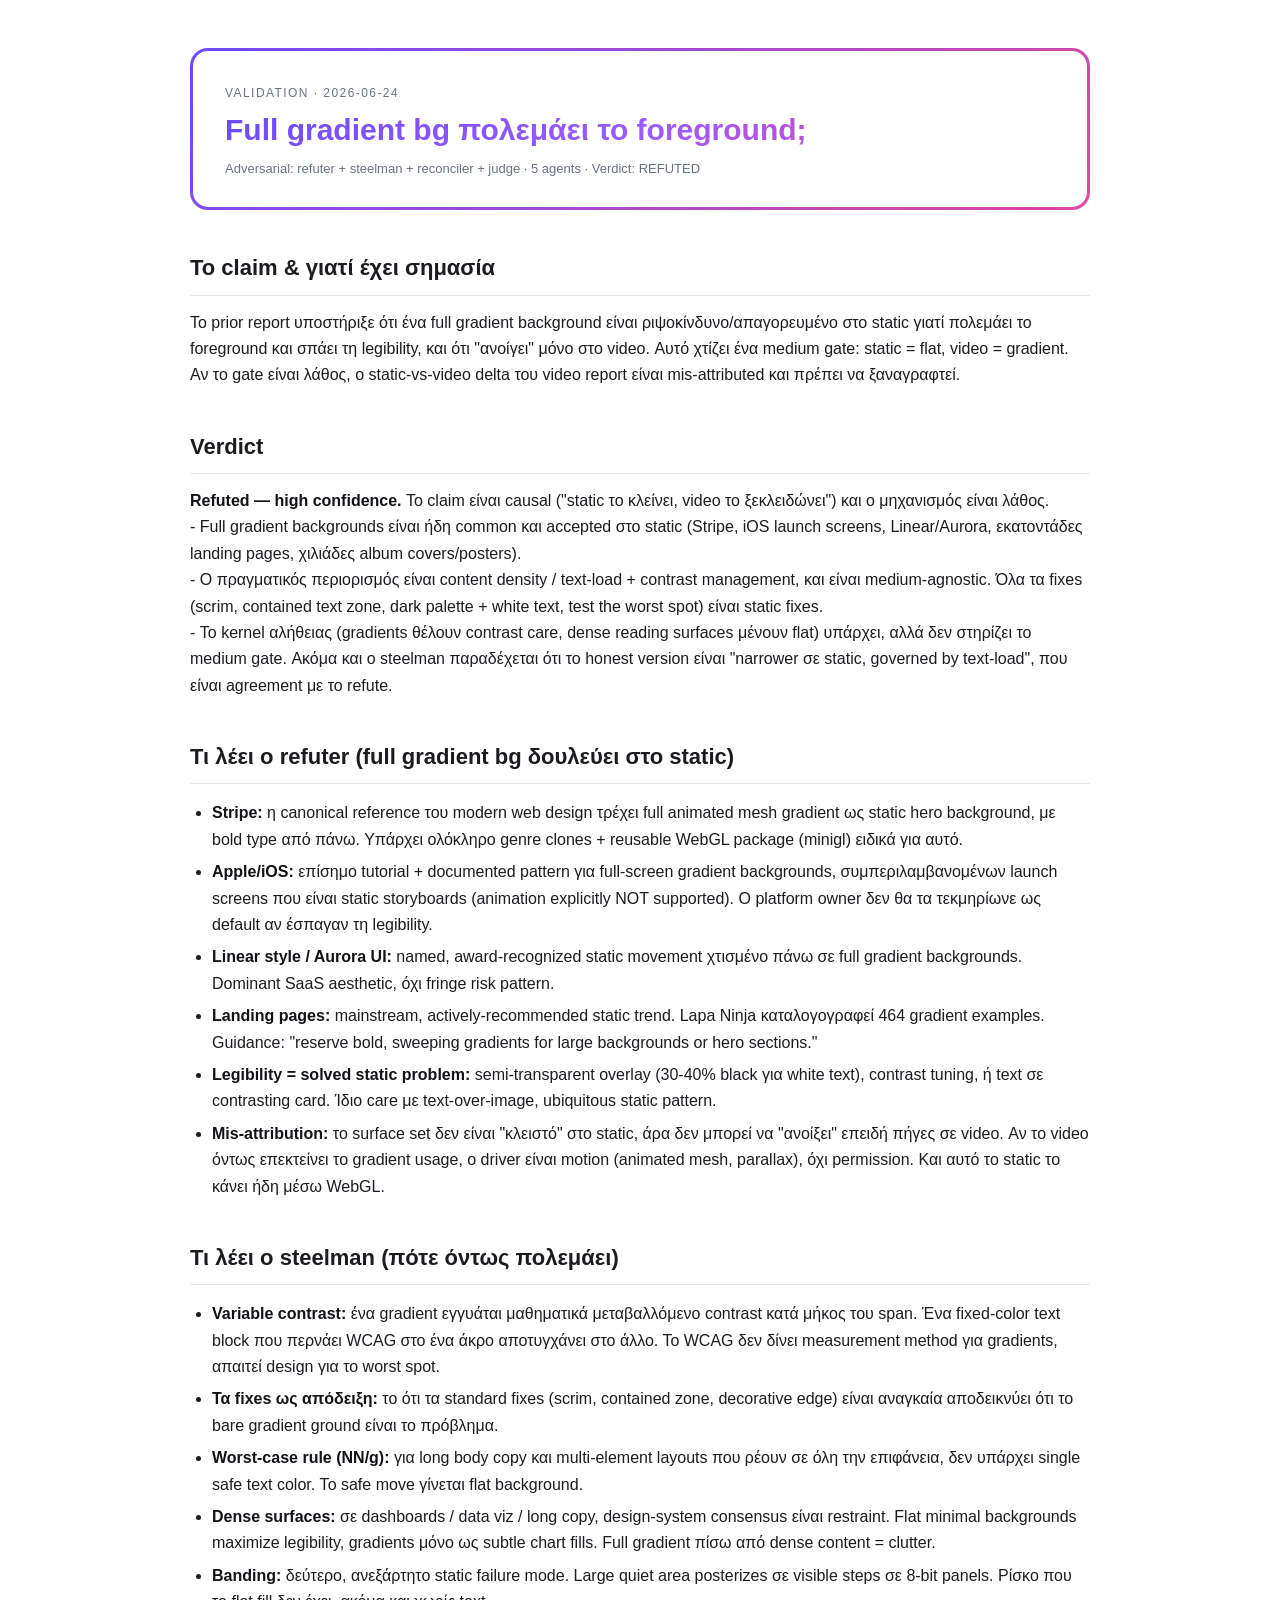
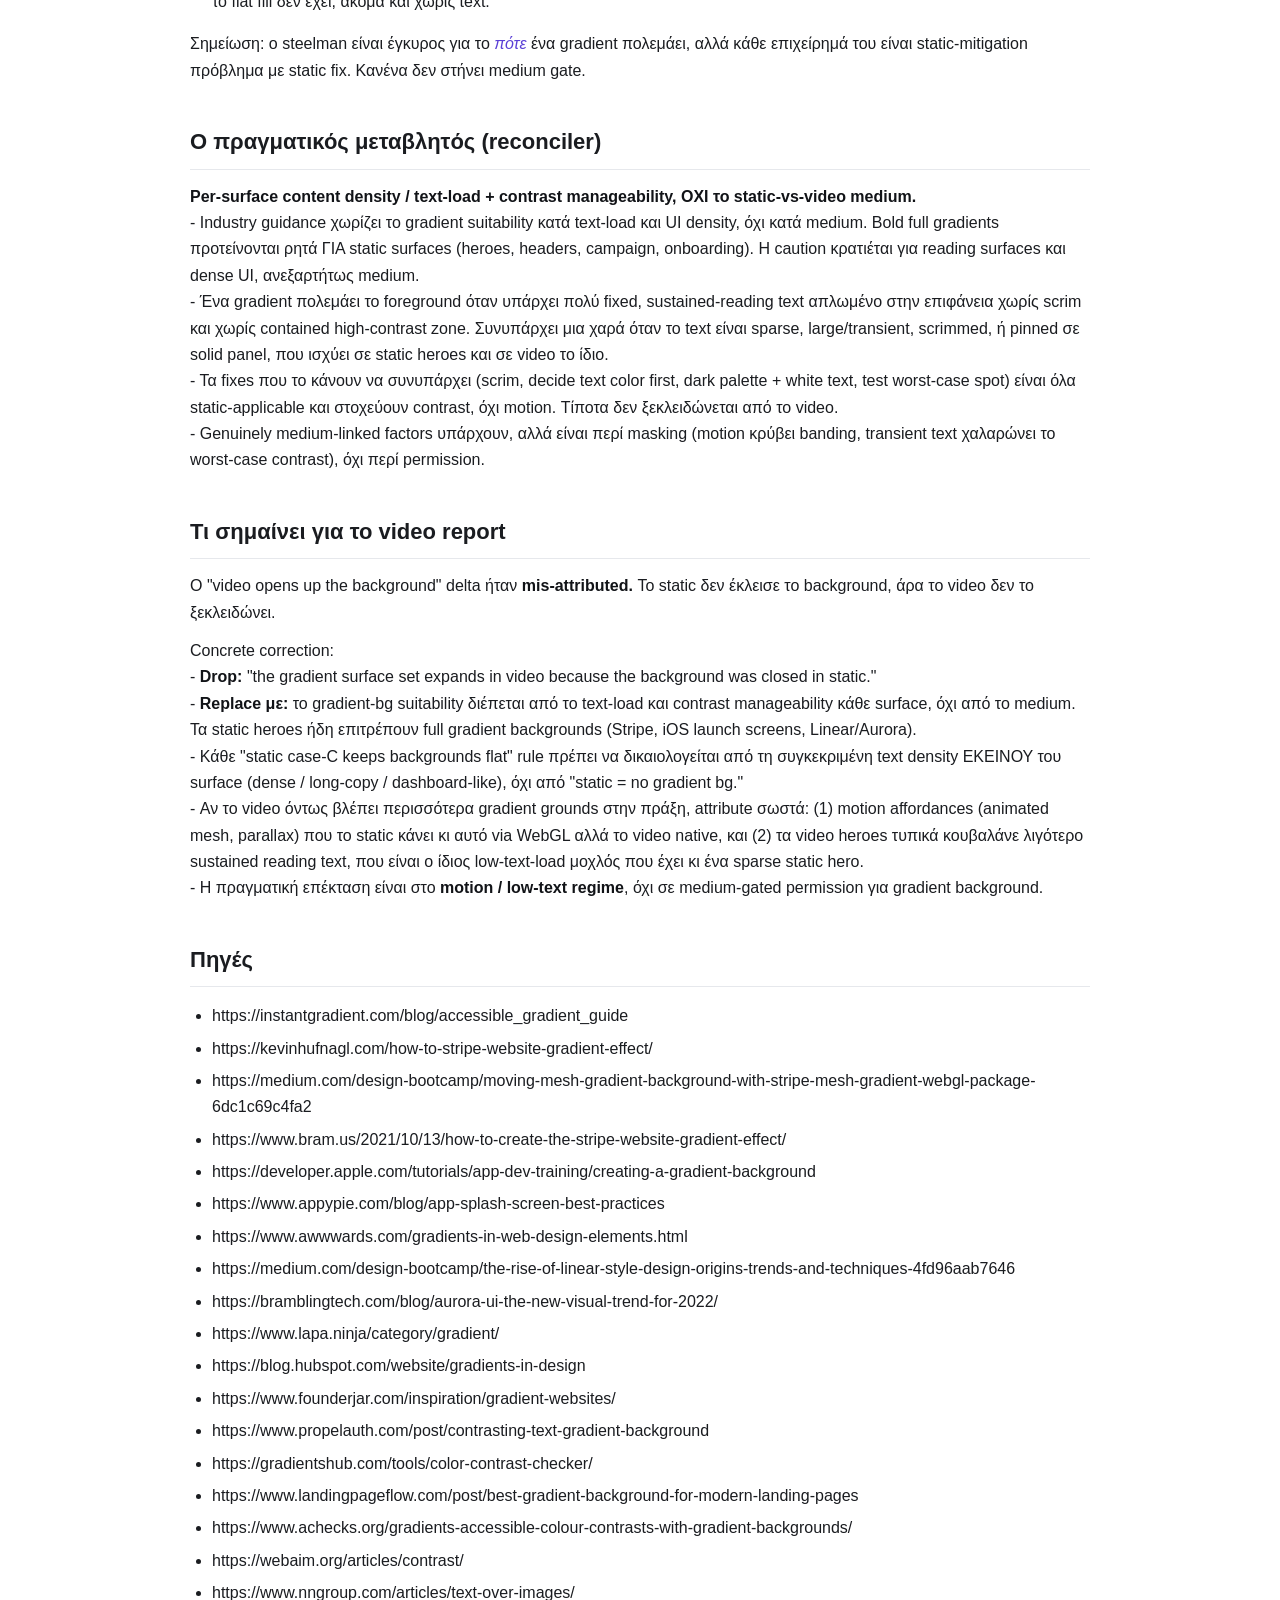
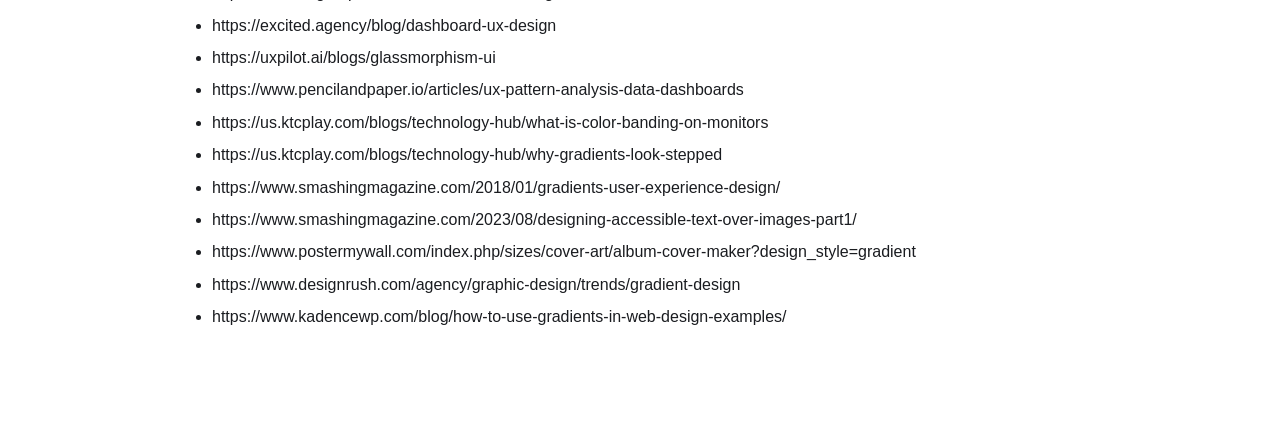
<file: reports/2026-06-24-gradient-bg-foreground-claim-validation.html>
<!DOCTYPE html><html lang="el"><head><meta charset="utf-8"><meta name="viewport" content="width=device-width, initial-scale=1"><title>Full gradient bg πολεμάει το foreground;</title><style>
  :root {--bg:#fff;--card:#fff;--text:#1a1c20;--muted:#6b7280;--accent:#6d4aff;--accent2:#e0489f;--border:#e6e8ec;--code-bg:#f5f5f8;}
  *{box-sizing:border-box;}
  body{margin:0;background:radial-gradient(1200px 600px at 80% -10%, #f3eeff 0%, transparent 60%), var(--bg);color:var(--text);font:16px/1.65 -apple-system,BlinkMacSystemFont,"Segoe UI",Roboto,Helvetica,Arial,sans-serif;padding:48px 20px 80px;}
  .wrap{max-width:900px;margin:0 auto;}
  .hero{border-radius:18px;padding:3px;margin-bottom:36px;}
  .hero-inner{background:var(--card);border-radius:15px;padding:28px 32px;}
  .tag{display:inline-block;font-size:12px;letter-spacing:.12em;text-transform:uppercase;color:var(--muted);margin-bottom:8px;}
  h1{font-size:30px;line-height:1.2;margin:0;-webkit-background-clip:text;background-clip:text;-webkit-text-fill-color:transparent;}
  h2{font-size:22px;margin:40px 0 14px;padding-bottom:8px;border-bottom:1px solid var(--border);}
  h3{font-size:17px;margin:28px 0 10px;color:#5a3fd6;padding-top:8px;}
  p{margin:12px 0;}
  ul,ol{padding-left:22px;} li{margin:6px 0;}
  a{color:#6d4aff;text-decoration:none;border-bottom:1px solid rgba(109,74,255,.3);word-break:break-word;}
  a:hover{border-bottom-color:var(--accent2);}
  strong{color:#111317;}
  em{color:#5a3fd6;font-style:italic;}
  code{background:var(--code-bg);padding:2px 6px;border-radius:5px;font:13.5px/1.5 "SF Mono",ui-monospace,Menlo,Consolas,monospace;color:#b3327f;}
  pre{background:var(--code-bg);border:1px solid var(--border);border-radius:10px;padding:16px 18px;overflow-x:auto;}
  pre code{background:none;padding:0;color:#234;}
  table{border-collapse:collapse;width:100%;margin:16px 0;font-size:14px;}
  th,td{border:1px solid var(--border);padding:8px 11px;text-align:left;vertical-align:top;}
  th{background:#faf8ff;}
  blockquote{border-left:3px solid var(--accent2);margin:16px 0;padding:8px 16px;color:#7a3050;background:#fff4f9;border-radius:0 8px 8px 0;}
  .content > h1:first-child{display:none;}
  hr{border:none;border-top:1px solid var(--border);margin:36px 0;}
  .meta{color:var(--muted);font-size:13px;margin-top:10px;}
.hero{background:linear-gradient(135deg,#6d4aff 0%,#e0489f 100%);} h1{background:linear-gradient(135deg,#6d4aff 0%,#9b5cff 50%,#e0489f 100%);-webkit-background-clip:text;background-clip:text;-webkit-text-fill-color:transparent;}</style></head>
<body><div class="wrap"><div class="hero"><div class="hero-inner"><span class="tag">Validation · 2026-06-24</span><h1>Full gradient bg πολεμάει το foreground;</h1><div class="meta">Adversarial: refuter + steelman + reconciler + judge · 5 agents · Verdict: REFUTED</div></div></div><div class="content"><h1>Validation — "Full gradient background πολεμάει το foreground;"</h1>
<h2>Το claim &amp; γιατί έχει σημασία</h2>
<p>Το prior report υποστήριξε ότι ένα full gradient background είναι ριψοκίνδυνο/απαγορευμένο στο static γιατί πολεμάει το foreground και σπάει τη legibility, και ότι "ανοίγει" μόνο στο video. Αυτό χτίζει ένα medium gate: static = flat, video = gradient. Αν το gate είναι λάθος, ο static-vs-video delta του video report είναι mis-attributed και πρέπει να ξαναγραφτεί.</p>
<h2>Verdict</h2>
<p><strong>Refuted — high confidence.</strong> Το claim είναι causal ("static το κλείνει, video το ξεκλειδώνει") και ο μηχανισμός είναι λάθος.<br />
- Full gradient backgrounds είναι ήδη common και accepted στο static (Stripe, iOS launch screens, Linear/Aurora, εκατοντάδες landing pages, χιλιάδες album covers/posters).<br />
- Ο πραγματικός περιορισμός είναι content density / text-load + contrast management, και είναι medium-agnostic. Όλα τα fixes (scrim, contained text zone, dark palette + white text, test the worst spot) είναι static fixes.<br />
- Το kernel αλήθειας (gradients θέλουν contrast care, dense reading surfaces μένουν flat) υπάρχει, αλλά δεν στηρίζει το medium gate. Ακόμα και ο steelman παραδέχεται ότι το honest version είναι "narrower σε static, governed by text-load", που είναι agreement με το refute.</p>
<h2>Τι λέει ο refuter (full gradient bg δουλεύει στο static)</h2>
<ul>
<li><strong>Stripe:</strong> η canonical reference του modern web design τρέχει full animated mesh gradient ως static hero background, με bold type από πάνω. Υπάρχει ολόκληρο genre clones + reusable WebGL package (minigl) ειδικά για αυτό.</li>
<li><strong>Apple/iOS:</strong> επίσημο tutorial + documented pattern για full-screen gradient backgrounds, συμπεριλαμβανομένων launch screens που είναι static storyboards (animation explicitly NOT supported). Ο platform owner δεν θα τα τεκμηρίωνε ως default αν έσπαγαν τη legibility.</li>
<li><strong>Linear style / Aurora UI:</strong> named, award-recognized static movement χτισμένο πάνω σε full gradient backgrounds. Dominant SaaS aesthetic, όχι fringe risk pattern.</li>
<li><strong>Landing pages:</strong> mainstream, actively-recommended static trend. Lapa Ninja καταλογογραφεί 464 gradient examples. Guidance: "reserve bold, sweeping gradients for large backgrounds or hero sections."</li>
<li><strong>Legibility = solved static problem:</strong> semi-transparent overlay (30-40% black για white text), contrast tuning, ή text σε contrasting card. Ίδιο care με text-over-image, ubiquitous static pattern.</li>
<li><strong>Mis-attribution:</strong> το surface set δεν είναι "κλειστό" στο static, άρα δεν μπορεί να "ανοίξει" επειδή πήγες σε video. Αν το video όντως επεκτείνει το gradient usage, ο driver είναι motion (animated mesh, parallax), όχι permission. Και αυτό το static το κάνει ήδη μέσω WebGL.</li>
</ul>
<h2>Τι λέει ο steelman (πότε όντως πολεμάει)</h2>
<ul>
<li><strong>Variable contrast:</strong> ένα gradient εγγυάται μαθηματικά μεταβαλλόμενο contrast κατά μήκος του span. Ένα fixed-color text block που περνάει WCAG στο ένα άκρο αποτυγχάνει στο άλλο. Το WCAG δεν δίνει measurement method για gradients, απαιτεί design για το worst spot.</li>
<li><strong>Τα fixes ως απόδειξη:</strong> το ότι τα standard fixes (scrim, contained zone, decorative edge) είναι αναγκαία αποδεικνύει ότι το bare gradient ground είναι το πρόβλημα.</li>
<li><strong>Worst-case rule (NN/g):</strong> για long body copy και multi-element layouts που ρέουν σε όλη την επιφάνεια, δεν υπάρχει single safe text color. Το safe move γίνεται flat background.</li>
<li><strong>Dense surfaces:</strong> σε dashboards / data viz / long copy, design-system consensus είναι restraint. Flat minimal backgrounds maximize legibility, gradients μόνο ως subtle chart fills. Full gradient πίσω από dense content = clutter.</li>
<li><strong>Banding:</strong> δεύτερο, ανεξάρτητο static failure mode. Large quiet area posterizes σε visible steps σε 8-bit panels. Ρίσκο που το flat fill δεν έχει, ακόμα και χωρίς text.</li>
</ul>
<p>Σημείωση: ο steelman είναι έγκυρος για το <em>πότε</em> ένα gradient πολεμάει, αλλά κάθε επιχείρημά του είναι static-mitigation πρόβλημα με static fix. Κανένα δεν στήνει medium gate.</p>
<h2>Ο πραγματικός μεταβλητός (reconciler)</h2>
<p><strong>Per-surface content density / text-load + contrast manageability, ΟΧΙ το static-vs-video medium.</strong><br />
- Industry guidance χωρίζει το gradient suitability κατά text-load και UI density, όχι κατά medium. Bold full gradients προτείνονται ρητά ΓΙΑ static surfaces (heroes, headers, campaign, onboarding). Η caution κρατιέται για reading surfaces και dense UI, ανεξαρτήτως medium.<br />
- Ένα gradient πολεμάει το foreground όταν υπάρχει πολύ fixed, sustained-reading text απλωμένο στην επιφάνεια χωρίς scrim και χωρίς contained high-contrast zone. Συνυπάρχει μια χαρά όταν το text είναι sparse, large/transient, scrimmed, ή pinned σε solid panel, που ισχύει σε static heroes και σε video το ίδιο.<br />
- Τα fixes που το κάνουν να συνυπάρχει (scrim, decide text color first, dark palette + white text, test worst-case spot) είναι όλα static-applicable και στοχεύουν contrast, όχι motion. Τίποτα δεν ξεκλειδώνεται από το video.<br />
- Genuinely medium-linked factors υπάρχουν, αλλά είναι περί masking (motion κρύβει banding, transient text χαλαρώνει το worst-case contrast), όχι περί permission.</p>
<h2>Τι σημαίνει για το video report</h2>
<p>Ο "video opens up the background" delta ήταν <strong>mis-attributed.</strong> Το static δεν έκλεισε το background, άρα το video δεν το ξεκλειδώνει.</p>
<p>Concrete correction:<br />
- <strong>Drop:</strong> "the gradient surface set expands in video because the background was closed in static."<br />
- <strong>Replace με:</strong> το gradient-bg suitability διέπεται από το text-load και contrast manageability κάθε surface, όχι από το medium. Τα static heroes ήδη επιτρέπουν full gradient backgrounds (Stripe, iOS launch screens, Linear/Aurora).<br />
- Κάθε "static case-C keeps backgrounds flat" rule πρέπει να δικαιολογείται από τη συγκεκριμένη text density ΕΚΕΙΝΟΥ του surface (dense / long-copy / dashboard-like), όχι από "static = no gradient bg."<br />
- Αν το video όντως βλέπει περισσότερα gradient grounds στην πράξη, attribute σωστά: (1) motion affordances (animated mesh, parallax) που το static κάνει κι αυτό via WebGL αλλά το video native, και (2) τα video heroes τυπικά κουβαλάνε λιγότερο sustained reading text, που είναι ο ίδιος low-text-load μοχλός που έχει κι ένα sparse static hero.<br />
- Η πραγματική επέκταση είναι στο <strong>motion / low-text regime</strong>, όχι σε medium-gated permission για gradient background.</p>
<h2>Πηγές</h2>
<ul>
<li>https://instantgradient.com/blog/accessible_gradient_guide</li>
<li>https://kevinhufnagl.com/how-to-stripe-website-gradient-effect/</li>
<li>https://medium.com/design-bootcamp/moving-mesh-gradient-background-with-stripe-mesh-gradient-webgl-package-6dc1c69c4fa2</li>
<li>https://www.bram.us/2021/10/13/how-to-create-the-stripe-website-gradient-effect/</li>
<li>https://developer.apple.com/tutorials/app-dev-training/creating-a-gradient-background</li>
<li>https://www.appypie.com/blog/app-splash-screen-best-practices</li>
<li>https://www.awwwards.com/gradients-in-web-design-elements.html</li>
<li>https://medium.com/design-bootcamp/the-rise-of-linear-style-design-origins-trends-and-techniques-4fd96aab7646</li>
<li>https://bramblingtech.com/blog/aurora-ui-the-new-visual-trend-for-2022/</li>
<li>https://www.lapa.ninja/category/gradient/</li>
<li>https://blog.hubspot.com/website/gradients-in-design</li>
<li>https://www.founderjar.com/inspiration/gradient-websites/</li>
<li>https://www.propelauth.com/post/contrasting-text-gradient-background</li>
<li>https://gradientshub.com/tools/color-contrast-checker/</li>
<li>https://www.landingpageflow.com/post/best-gradient-background-for-modern-landing-pages</li>
<li>https://www.achecks.org/gradients-accessible-colour-contrasts-with-gradient-backgrounds/</li>
<li>https://webaim.org/articles/contrast/</li>
<li>https://www.nngroup.com/articles/text-over-images/</li>
<li>https://excited.agency/blog/dashboard-ux-design</li>
<li>https://uxpilot.ai/blogs/glassmorphism-ui</li>
<li>https://www.pencilandpaper.io/articles/ux-pattern-analysis-data-dashboards</li>
<li>https://us.ktcplay.com/blogs/technology-hub/what-is-color-banding-on-monitors</li>
<li>https://us.ktcplay.com/blogs/technology-hub/why-gradients-look-stepped</li>
<li>https://www.smashingmagazine.com/2018/01/gradients-user-experience-design/</li>
<li>https://www.smashingmagazine.com/2023/08/designing-accessible-text-over-images-part1/</li>
<li>https://www.postermywall.com/index.php/sizes/cover-art/album-cover-maker?design_style=gradient</li>
<li>https://www.designrush.com/agency/graphic-design/trends/gradient-design</li>
<li>https://www.kadencewp.com/blog/how-to-use-gradients-in-web-design-examples/</li>
</ul></div></div></body></html>
</file>
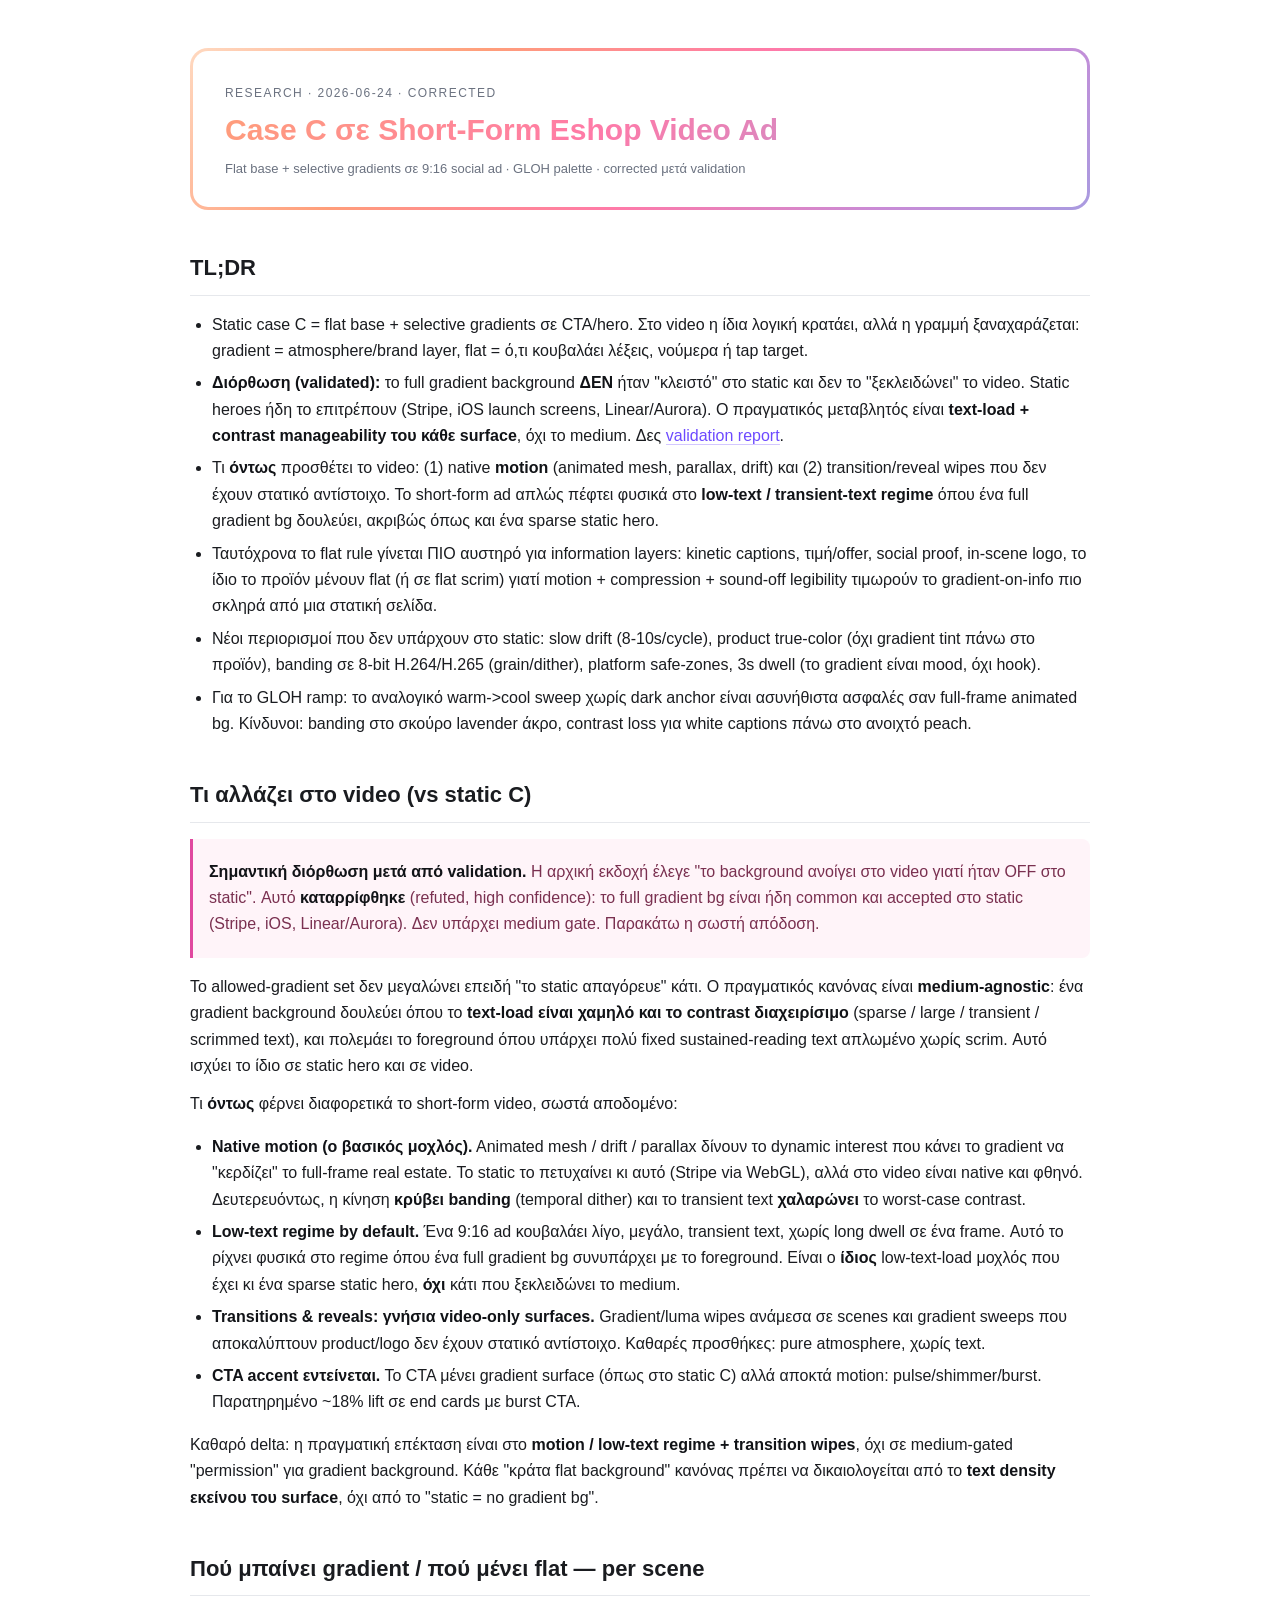
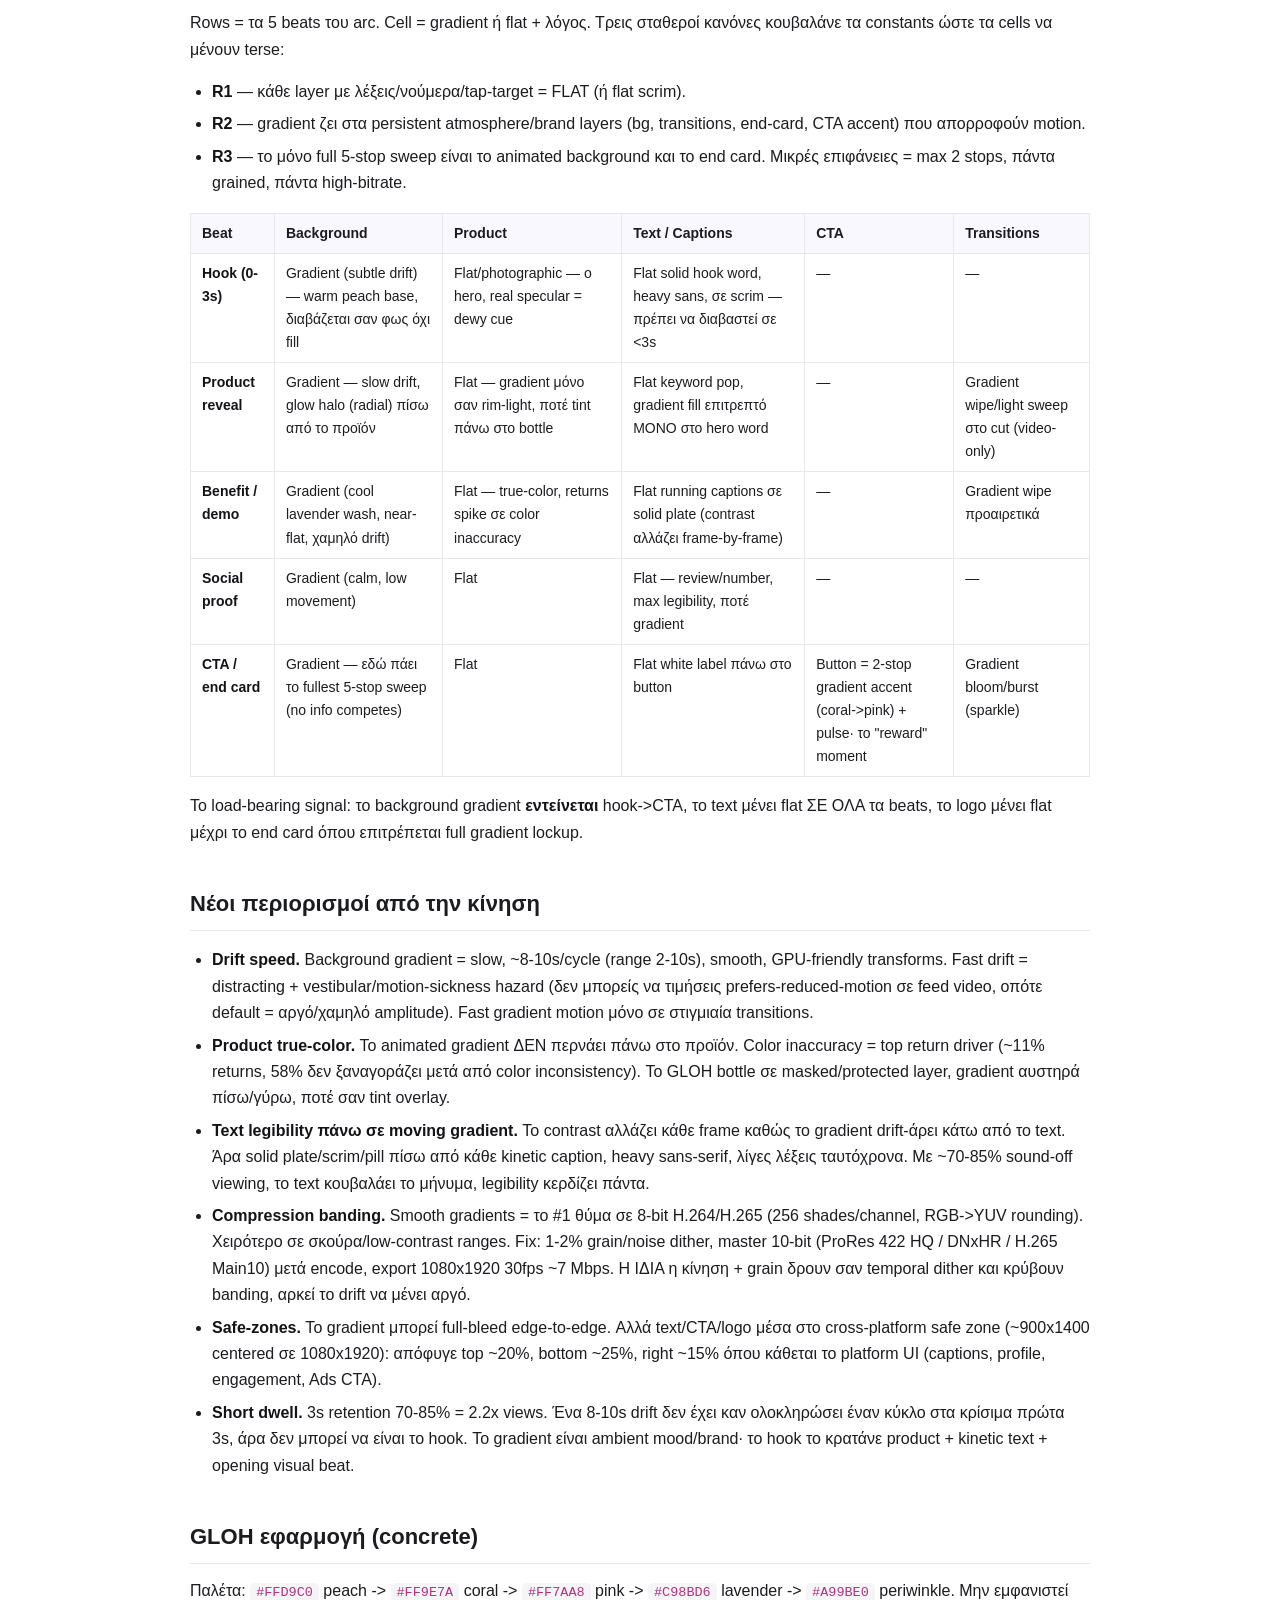
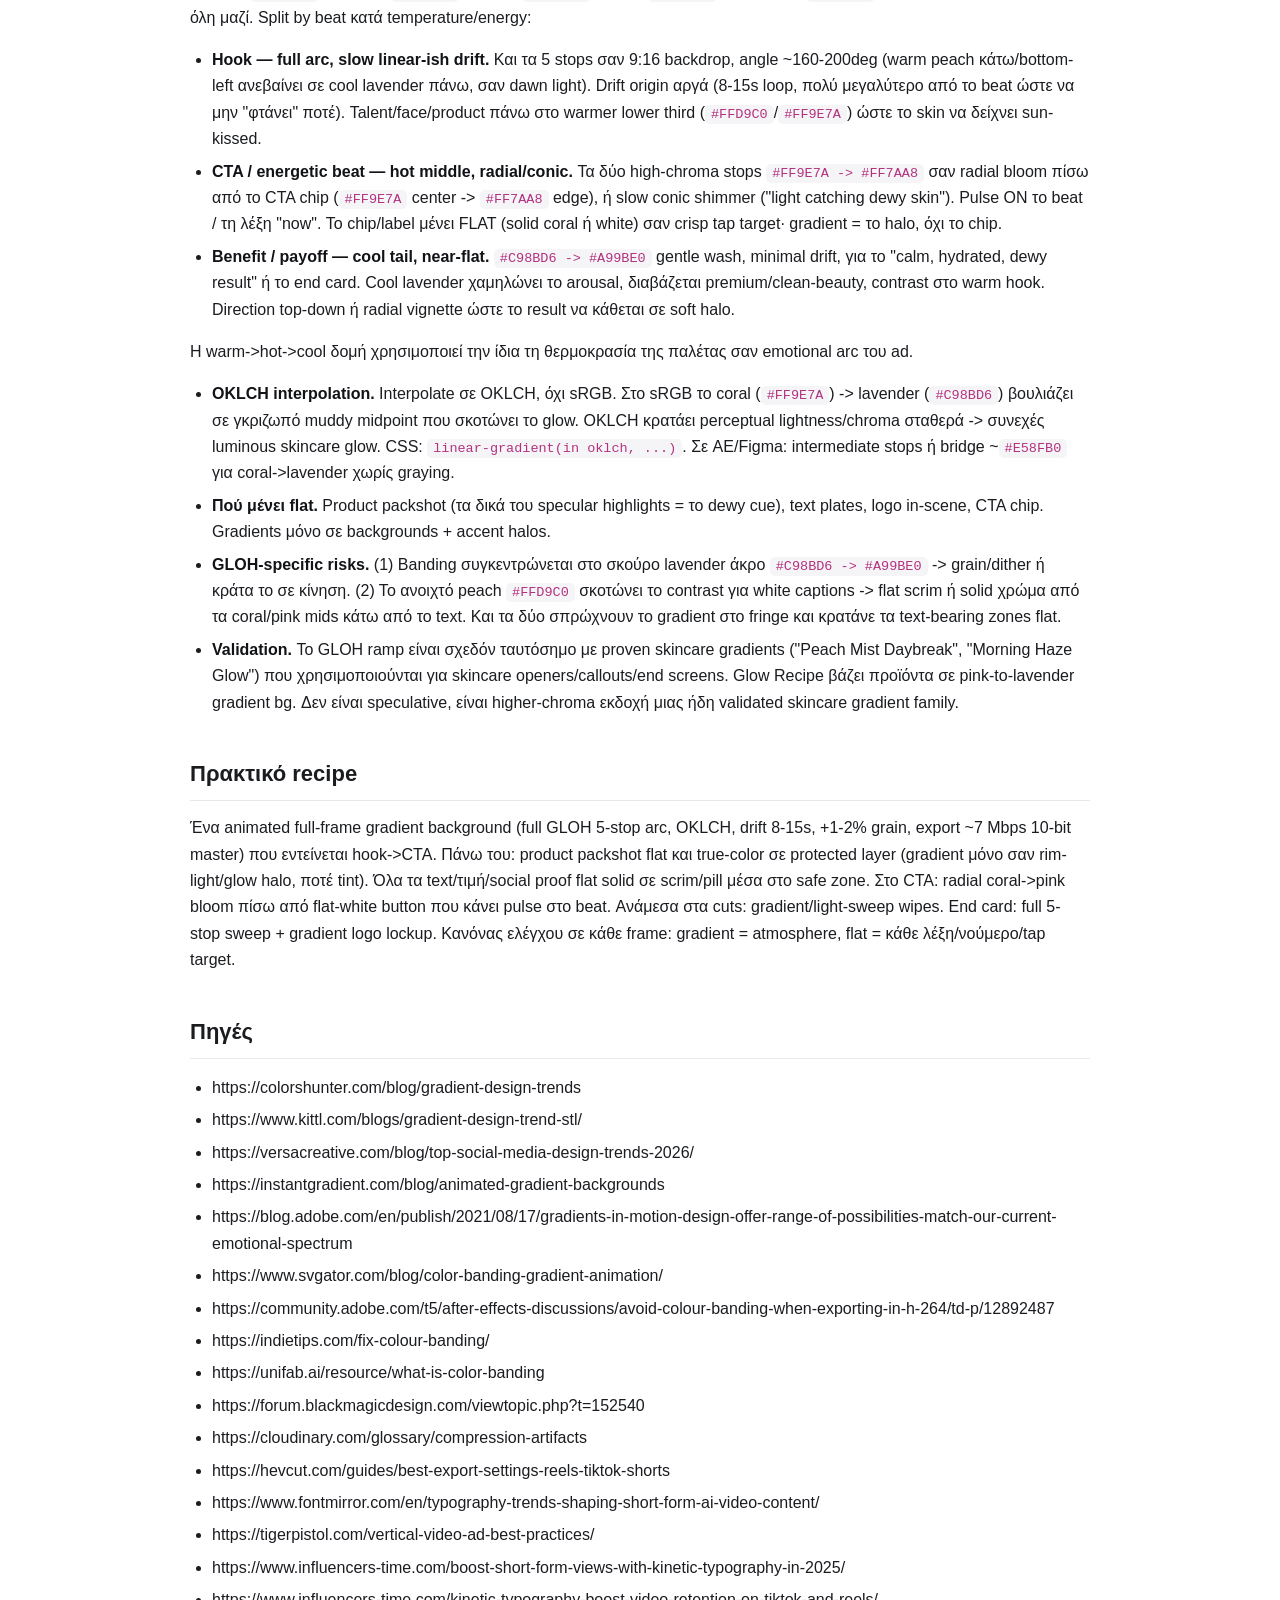
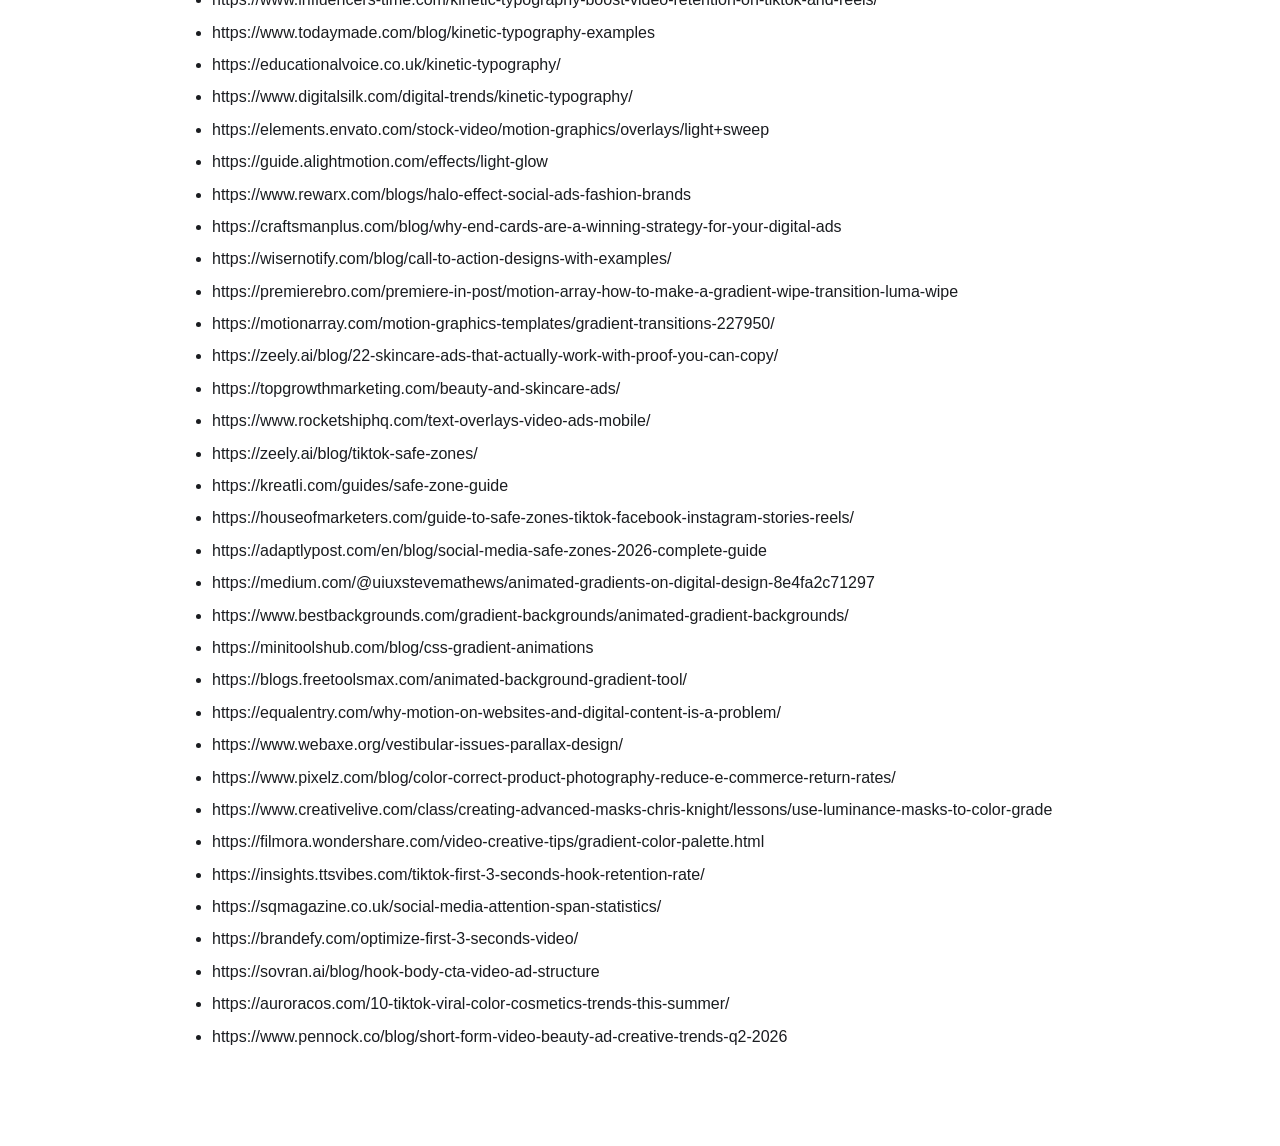
<file: reports/2026-06-24-gradient-C-shortform-eshop-video.html>
<!DOCTYPE html><html lang="el"><head><meta charset="utf-8"><meta name="viewport" content="width=device-width, initial-scale=1"><title>Case C σε Short-Form Eshop Video Ad</title><style>
  :root {--bg:#fff;--card:#fff;--text:#1a1c20;--muted:#6b7280;--accent:#6d4aff;--accent2:#e0489f;--border:#e6e8ec;--code-bg:#f5f5f8;}
  *{box-sizing:border-box;}
  body{margin:0;background:radial-gradient(1200px 600px at 80% -10%, #f3eeff 0%, transparent 60%), var(--bg);color:var(--text);font:16px/1.65 -apple-system,BlinkMacSystemFont,"Segoe UI",Roboto,Helvetica,Arial,sans-serif;padding:48px 20px 80px;}
  .wrap{max-width:900px;margin:0 auto;}
  .hero{border-radius:18px;padding:3px;margin-bottom:36px;}
  .hero-inner{background:var(--card);border-radius:15px;padding:28px 32px;}
  .tag{display:inline-block;font-size:12px;letter-spacing:.12em;text-transform:uppercase;color:var(--muted);margin-bottom:8px;}
  h1{font-size:30px;line-height:1.2;margin:0;-webkit-background-clip:text;background-clip:text;-webkit-text-fill-color:transparent;}
  h2{font-size:22px;margin:40px 0 14px;padding-bottom:8px;border-bottom:1px solid var(--border);}
  h3{font-size:17px;margin:28px 0 10px;color:#5a3fd6;padding-top:8px;}
  p{margin:12px 0;}
  ul,ol{padding-left:22px;} li{margin:6px 0;}
  a{color:#6d4aff;text-decoration:none;border-bottom:1px solid rgba(109,74,255,.3);word-break:break-word;}
  a:hover{border-bottom-color:var(--accent2);}
  strong{color:#111317;}
  em{color:#5a3fd6;font-style:italic;}
  code{background:var(--code-bg);padding:2px 6px;border-radius:5px;font:13.5px/1.5 "SF Mono",ui-monospace,Menlo,Consolas,monospace;color:#b3327f;}
  pre{background:var(--code-bg);border:1px solid var(--border);border-radius:10px;padding:16px 18px;overflow-x:auto;}
  pre code{background:none;padding:0;color:#234;}
  table{border-collapse:collapse;width:100%;margin:16px 0;font-size:14px;}
  th,td{border:1px solid var(--border);padding:8px 11px;text-align:left;vertical-align:top;}
  th{background:#faf8ff;}
  blockquote{border-left:3px solid var(--accent2);margin:16px 0;padding:8px 16px;color:#7a3050;background:#fff4f9;border-radius:0 8px 8px 0;}
  .content > h1:first-child{display:none;}
  hr{border:none;border-top:1px solid var(--border);margin:36px 0;}
  .meta{color:var(--muted);font-size:13px;margin-top:10px;}
.hero{background:linear-gradient(135deg,#FFD9C0 0%,#FF9E7A 28%,#FF7AA8 55%,#C98BD6 80%,#A99BE0 100%);} h1{background:linear-gradient(135deg,#FF9E7A 0%,#FF7AA8 45%,#A99BE0 100%);-webkit-background-clip:text;background-clip:text;-webkit-text-fill-color:transparent;}</style></head>
<body><div class="wrap"><div class="hero"><div class="hero-inner"><span class="tag">Research · 2026-06-24 · corrected</span><h1>Case C σε Short-Form Eshop Video Ad</h1><div class="meta">Flat base + selective gradients σε 9:16 social ad · GLOH palette · corrected μετά validation</div></div></div><div class="content"><h1>Case C σε Short-Form Eshop Video Ad</h1>
<h2>TL;DR</h2>
<ul>
<li>Static case C = flat base + selective gradients σε CTA/hero. Στο video η ίδια λογική κρατάει, αλλά η γραμμή ξαναχαράζεται: gradient = atmosphere/brand layer, flat = ό,τι κουβαλάει λέξεις, νούμερα ή tap target.</li>
<li><strong>Διόρθωση (validated):</strong> το full gradient background <strong>ΔΕΝ</strong> ήταν "κλειστό" στο static και δεν το "ξεκλειδώνει" το video. Static heroes ήδη το επιτρέπουν (Stripe, iOS launch screens, Linear/Aurora). Ο πραγματικός μεταβλητός είναι <strong>text-load + contrast manageability του κάθε surface</strong>, όχι το medium. Δες <a href="2026-06-24-gradient-bg-foreground-claim-validation.html">validation report</a>.</li>
<li>Τι <strong>όντως</strong> προσθέτει το video: (1) native <strong>motion</strong> (animated mesh, parallax, drift) και (2) transition/reveal wipes που δεν έχουν στατικό αντίστοιχο. Το short-form ad απλώς πέφτει φυσικά στο <strong>low-text / transient-text regime</strong> όπου ένα full gradient bg δουλεύει, ακριβώς όπως και ένα sparse static hero.</li>
<li>Ταυτόχρονα το flat rule γίνεται ΠΙΟ αυστηρό για information layers: kinetic captions, τιμή/offer, social proof, in-scene logo, το ίδιο το προϊόν μένουν flat (ή σε flat scrim) γιατί motion + compression + sound-off legibility τιμωρούν το gradient-on-info πιο σκληρά από μια στατική σελίδα.</li>
<li>Νέοι περιορισμοί που δεν υπάρχουν στο static: slow drift (8-10s/cycle), product true-color (όχι gradient tint πάνω στο προϊόν), banding σε 8-bit H.264/H.265 (grain/dither), platform safe-zones, 3s dwell (το gradient είναι mood, όχι hook).</li>
<li>Για το GLOH ramp: το αναλογικό warm-&gt;cool sweep χωρίς dark anchor είναι ασυνήθιστα ασφαλές σαν full-frame animated bg. Κίνδυνοι: banding στο σκούρο lavender άκρο, contrast loss για white captions πάνω στο ανοιχτό peach.</li>
</ul>
<h2>Τι αλλάζει στο video (vs static C)</h2>
<blockquote>
<p><strong>Σημαντική διόρθωση μετά από validation.</strong> Η αρχική εκδοχή έλεγε "το background ανοίγει στο video γιατί ήταν OFF στο static". Αυτό <strong>καταρρίφθηκε</strong> (refuted, high confidence): το full gradient bg είναι ήδη common και accepted στο static (Stripe, iOS, Linear/Aurora). Δεν υπάρχει medium gate. Παρακάτω η σωστή απόδοση.</p>
</blockquote>
<p>Το allowed-gradient set δεν μεγαλώνει επειδή "το static απαγόρευε" κάτι. Ο πραγματικός κανόνας είναι <strong>medium-agnostic</strong>: ένα gradient background δουλεύει όπου το <strong>text-load είναι χαμηλό και το contrast διαχειρίσιμο</strong> (sparse / large / transient / scrimmed text), και πολεμάει το foreground όπου υπάρχει πολύ fixed sustained-reading text απλωμένο χωρίς scrim. Αυτό ισχύει το ίδιο σε static hero και σε video.</p>
<p>Τι <strong>όντως</strong> φέρνει διαφορετικά το short-form video, σωστά αποδομένο:</p>
<ul>
<li><strong>Native motion (ο βασικός μοχλός).</strong> Animated mesh / drift / parallax δίνουν το dynamic interest που κάνει το gradient να "κερδίζει" το full-frame real estate. Το static το πετυχαίνει κι αυτό (Stripe via WebGL), αλλά στο video είναι native και φθηνό. Δευτερευόντως, η κίνηση <strong>κρύβει banding</strong> (temporal dither) και το transient text <strong>χαλαρώνει</strong> το worst-case contrast.</li>
<li><strong>Low-text regime by default.</strong> Ένα 9:16 ad κουβαλάει λίγο, μεγάλο, transient text, χωρίς long dwell σε ένα frame. Αυτό το ρίχνει φυσικά στο regime όπου ένα full gradient bg συνυπάρχει με το foreground. Είναι ο <strong>ίδιος</strong> low-text-load μοχλός που έχει κι ένα sparse static hero, <strong>όχι</strong> κάτι που ξεκλειδώνει το medium.</li>
<li><strong>Transitions &amp; reveals: γνήσια video-only surfaces.</strong> Gradient/luma wipes ανάμεσα σε scenes και gradient sweeps που αποκαλύπτουν product/logo δεν έχουν στατικό αντίστοιχο. Καθαρές προσθήκες: pure atmosphere, χωρίς text.</li>
<li><strong>CTA accent εντείνεται.</strong> Το CTA μένει gradient surface (όπως στο static C) αλλά αποκτά motion: pulse/shimmer/burst. Παρατηρημένο ~18% lift σε end cards με burst CTA.</li>
</ul>
<p>Καθαρό delta: η πραγματική επέκταση είναι στο <strong>motion / low-text regime + transition wipes</strong>, όχι σε medium-gated "permission" για gradient background. Κάθε "κράτα flat background" κανόνας πρέπει να δικαιολογείται από το <strong>text density εκείνου του surface</strong>, όχι από το "static = no gradient bg".</p>
<h2>Πού μπαίνει gradient / πού μένει flat — per scene</h2>
<p>Rows = τα 5 beats του arc. Cell = gradient ή flat + λόγος. Τρεις σταθεροί κανόνες κουβαλάνε τα constants ώστε τα cells να μένουν terse:</p>
<ul>
<li><strong>R1</strong> — κάθε layer με λέξεις/νούμερα/tap-target = FLAT (ή flat scrim).</li>
<li><strong>R2</strong> — gradient ζει στα persistent atmosphere/brand layers (bg, transitions, end-card, CTA accent) που απορροφούν motion.</li>
<li><strong>R3</strong> — το μόνο full 5-stop sweep είναι το animated background και το end card. Μικρές επιφάνειες = max 2 stops, πάντα grained, πάντα high-bitrate.</li>
</ul>
<table>
<thead>
<tr>
<th>Beat</th>
<th>Background</th>
<th>Product</th>
<th>Text / Captions</th>
<th>CTA</th>
<th>Transitions</th>
</tr>
</thead>
<tbody>
<tr>
<td><strong>Hook (0-3s)</strong></td>
<td>Gradient (subtle drift) — warm peach base, διαβάζεται σαν φως όχι fill</td>
<td>Flat/photographic — ο hero, real specular = dewy cue</td>
<td>Flat solid hook word, heavy sans, σε scrim — πρέπει να διαβαστεί σε &lt;3s</td>
<td>—</td>
<td>—</td>
</tr>
<tr>
<td><strong>Product reveal</strong></td>
<td>Gradient — slow drift, glow halo (radial) πίσω από το προϊόν</td>
<td>Flat — gradient μόνο σαν rim-light, ποτέ tint πάνω στο bottle</td>
<td>Flat keyword pop, gradient fill επιτρεπτό ΜΟΝΟ στο hero word</td>
<td>—</td>
<td>Gradient wipe/light sweep στο cut (video-only)</td>
</tr>
<tr>
<td><strong>Benefit / demo</strong></td>
<td>Gradient (cool lavender wash, near-flat, χαμηλό drift)</td>
<td>Flat — true-color, returns spike σε color inaccuracy</td>
<td>Flat running captions σε solid plate (contrast αλλάζει frame-by-frame)</td>
<td>—</td>
<td>Gradient wipe προαιρετικά</td>
</tr>
<tr>
<td><strong>Social proof</strong></td>
<td>Gradient (calm, low movement)</td>
<td>Flat</td>
<td>Flat — review/number, max legibility, ποτέ gradient</td>
<td>—</td>
<td>—</td>
</tr>
<tr>
<td><strong>CTA / end card</strong></td>
<td>Gradient — εδώ πάει το fullest 5-stop sweep (no info competes)</td>
<td>Flat</td>
<td>Flat white label πάνω στο button</td>
<td>Button = 2-stop gradient accent (coral-&gt;pink) + pulse· το "reward" moment</td>
<td>Gradient bloom/burst (sparkle)</td>
</tr>
</tbody>
</table>
<p>Το load-bearing signal: το background gradient <strong>εντείνεται</strong> hook-&gt;CTA, το text μένει flat ΣΕ ΟΛΑ τα beats, το logo μένει flat μέχρι το end card όπου επιτρέπεται full gradient lockup.</p>
<h2>Νέοι περιορισμοί από την κίνηση</h2>
<ul>
<li><strong>Drift speed.</strong> Background gradient = slow, ~8-10s/cycle (range 2-10s), smooth, GPU-friendly transforms. Fast drift = distracting + vestibular/motion-sickness hazard (δεν μπορείς να τιμήσεις prefers-reduced-motion σε feed video, οπότε default = αργό/χαμηλό amplitude). Fast gradient motion μόνο σε στιγμιαία transitions.</li>
<li><strong>Product true-color.</strong> Το animated gradient ΔΕΝ περνάει πάνω στο προϊόν. Color inaccuracy = top return driver (~11% returns, 58% δεν ξαναγοράζει μετά από color inconsistency). Το GLOH bottle σε masked/protected layer, gradient αυστηρά πίσω/γύρω, ποτέ σαν tint overlay.</li>
<li><strong>Text legibility πάνω σε moving gradient.</strong> Το contrast αλλάζει κάθε frame καθώς το gradient drift-άρει κάτω από το text. Άρα solid plate/scrim/pill πίσω από κάθε kinetic caption, heavy sans-serif, λίγες λέξεις ταυτόχρονα. Με ~70-85% sound-off viewing, το text κουβαλάει το μήνυμα, legibility κερδίζει πάντα.</li>
<li><strong>Compression banding.</strong> Smooth gradients = το #1 θύμα σε 8-bit H.264/H.265 (256 shades/channel, RGB-&gt;YUV rounding). Χειρότερο σε σκούρα/low-contrast ranges. Fix: 1-2% grain/noise dither, master 10-bit (ProRes 422 HQ / DNxHR / H.265 Main10) μετά encode, export 1080x1920 30fps ~7 Mbps. Η ΙΔΙΑ η κίνηση + grain δρουν σαν temporal dither και κρύβουν banding, αρκεί το drift να μένει αργό.</li>
<li><strong>Safe-zones.</strong> Το gradient μπορεί full-bleed edge-to-edge. Αλλά text/CTA/logo μέσα στο cross-platform safe zone (~900x1400 centered σε 1080x1920): απόφυγε top ~20%, bottom ~25%, right ~15% όπου κάθεται το platform UI (captions, profile, engagement, Ads CTA).</li>
<li><strong>Short dwell.</strong> 3s retention 70-85% = 2.2x views. Ένα 8-10s drift δεν έχει καν ολοκληρώσει έναν κύκλο στα κρίσιμα πρώτα 3s, άρα δεν μπορεί να είναι το hook. Το gradient είναι ambient mood/brand· το hook το κρατάνε product + kinetic text + opening visual beat.</li>
</ul>
<h2>GLOH εφαρμογή (concrete)</h2>
<p>Παλέτα: <code>#FFD9C0</code> peach -&gt; <code>#FF9E7A</code> coral -&gt; <code>#FF7AA8</code> pink -&gt; <code>#C98BD6</code> lavender -&gt; <code>#A99BE0</code> periwinkle. Μην εμφανιστεί όλη μαζί. Split by beat κατά temperature/energy:</p>
<ul>
<li><strong>Hook — full arc, slow linear-ish drift.</strong> Και τα 5 stops σαν 9:16 backdrop, angle ~160-200deg (warm peach κάτω/bottom-left ανεβαίνει σε cool lavender πάνω, σαν dawn light). Drift origin αργά (8-15s loop, πολύ μεγαλύτερο από το beat ώστε να μην "φτάνει" ποτέ). Talent/face/product πάνω στο warmer lower third (<code>#FFD9C0</code>/<code>#FF9E7A</code>) ώστε το skin να δείχνει sun-kissed.</li>
<li><strong>CTA / energetic beat — hot middle, radial/conic.</strong> Τα δύο high-chroma stops <code>#FF9E7A -&gt; #FF7AA8</code> σαν radial bloom πίσω από το CTA chip (<code>#FF9E7A</code> center -&gt; <code>#FF7AA8</code> edge), ή slow conic shimmer ("light catching dewy skin"). Pulse ON το beat / τη λέξη "now". Το chip/label μένει FLAT (solid coral ή white) σαν crisp tap target· gradient = το halo, όχι το chip.</li>
<li><strong>Benefit / payoff — cool tail, near-flat.</strong> <code>#C98BD6 -&gt; #A99BE0</code> gentle wash, minimal drift, για το "calm, hydrated, dewy result" ή το end card. Cool lavender χαμηλώνει το arousal, διαβάζεται premium/clean-beauty, contrast στο warm hook. Direction top-down ή radial vignette ώστε το result να κάθεται σε soft halo.</li>
</ul>
<p>Η warm-&gt;hot-&gt;cool δομή χρησιμοποιεί την ίδια τη θερμοκρασία της παλέτας σαν emotional arc του ad.</p>
<ul>
<li><strong>OKLCH interpolation.</strong> Interpolate σε OKLCH, όχι sRGB. Στο sRGB το coral (<code>#FF9E7A</code>) -&gt; lavender (<code>#C98BD6</code>) βουλιάζει σε γκριζωπό muddy midpoint που σκοτώνει το glow. OKLCH κρατάει perceptual lightness/chroma σταθερά -&gt; συνεχές luminous skincare glow. CSS: <code>linear-gradient(in oklch, ...)</code>. Σε AE/Figma: intermediate stops ή bridge ~<code>#E58FB0</code> για coral-&gt;lavender χωρίς graying.</li>
<li><strong>Πού μένει flat.</strong> Product packshot (τα δικά του specular highlights = το dewy cue), text plates, logo in-scene, CTA chip. Gradients μόνο σε backgrounds + accent halos.</li>
<li><strong>GLOH-specific risks.</strong> (1) Banding συγκεντρώνεται στο σκούρο lavender άκρο <code>#C98BD6 -&gt; #A99BE0</code> -&gt; grain/dither ή κράτα το σε κίνηση. (2) Το ανοιχτό peach <code>#FFD9C0</code> σκοτώνει το contrast για white captions -&gt; flat scrim ή solid χρώμα από τα coral/pink mids κάτω από το text. Και τα δύο σπρώχνουν το gradient στο fringe και κρατάνε τα text-bearing zones flat.</li>
<li><strong>Validation.</strong> Το GLOH ramp είναι σχεδόν ταυτόσημο με proven skincare gradients ("Peach Mist Daybreak", "Morning Haze Glow") που χρησιμοποιούνται για skincare openers/callouts/end screens. Glow Recipe βάζει προϊόντα σε pink-to-lavender gradient bg. Δεν είναι speculative, είναι higher-chroma εκδοχή μιας ήδη validated skincare gradient family.</li>
</ul>
<h2>Πρακτικό recipe</h2>
<p>Ένα animated full-frame gradient background (full GLOH 5-stop arc, OKLCH, drift 8-15s, +1-2% grain, export ~7 Mbps 10-bit master) που εντείνεται hook-&gt;CTA. Πάνω του: product packshot flat και true-color σε protected layer (gradient μόνο σαν rim-light/glow halo, ποτέ tint). Όλα τα text/τιμή/social proof flat solid σε scrim/pill μέσα στο safe zone. Στο CTA: radial coral-&gt;pink bloom πίσω από flat-white button που κάνει pulse στο beat. Ανάμεσα στα cuts: gradient/light-sweep wipes. End card: full 5-stop sweep + gradient logo lockup. Κανόνας ελέγχου σε κάθε frame: gradient = atmosphere, flat = κάθε λέξη/νούμερο/tap target.</p>
<h2>Πηγές</h2>
<ul>
<li>https://colorshunter.com/blog/gradient-design-trends</li>
<li>https://www.kittl.com/blogs/gradient-design-trend-stl/</li>
<li>https://versacreative.com/blog/top-social-media-design-trends-2026/</li>
<li>https://instantgradient.com/blog/animated-gradient-backgrounds</li>
<li>https://blog.adobe.com/en/publish/2021/08/17/gradients-in-motion-design-offer-range-of-possibilities-match-our-current-emotional-spectrum</li>
<li>https://www.svgator.com/blog/color-banding-gradient-animation/</li>
<li>https://community.adobe.com/t5/after-effects-discussions/avoid-colour-banding-when-exporting-in-h-264/td-p/12892487</li>
<li>https://indietips.com/fix-colour-banding/</li>
<li>https://unifab.ai/resource/what-is-color-banding</li>
<li>https://forum.blackmagicdesign.com/viewtopic.php?t=152540</li>
<li>https://cloudinary.com/glossary/compression-artifacts</li>
<li>https://hevcut.com/guides/best-export-settings-reels-tiktok-shorts</li>
<li>https://www.fontmirror.com/en/typography-trends-shaping-short-form-ai-video-content/</li>
<li>https://tigerpistol.com/vertical-video-ad-best-practices/</li>
<li>https://www.influencers-time.com/boost-short-form-views-with-kinetic-typography-in-2025/</li>
<li>https://www.influencers-time.com/kinetic-typography-boost-video-retention-on-tiktok-and-reels/</li>
<li>https://www.todaymade.com/blog/kinetic-typography-examples</li>
<li>https://educationalvoice.co.uk/kinetic-typography/</li>
<li>https://www.digitalsilk.com/digital-trends/kinetic-typography/</li>
<li>https://elements.envato.com/stock-video/motion-graphics/overlays/light+sweep</li>
<li>https://guide.alightmotion.com/effects/light-glow</li>
<li>https://www.rewarx.com/blogs/halo-effect-social-ads-fashion-brands</li>
<li>https://craftsmanplus.com/blog/why-end-cards-are-a-winning-strategy-for-your-digital-ads</li>
<li>https://wisernotify.com/blog/call-to-action-designs-with-examples/</li>
<li>https://premierebro.com/premiere-in-post/motion-array-how-to-make-a-gradient-wipe-transition-luma-wipe</li>
<li>https://motionarray.com/motion-graphics-templates/gradient-transitions-227950/</li>
<li>https://zeely.ai/blog/22-skincare-ads-that-actually-work-with-proof-you-can-copy/</li>
<li>https://topgrowthmarketing.com/beauty-and-skincare-ads/</li>
<li>https://www.rocketshiphq.com/text-overlays-video-ads-mobile/</li>
<li>https://zeely.ai/blog/tiktok-safe-zones/</li>
<li>https://kreatli.com/guides/safe-zone-guide</li>
<li>https://houseofmarketers.com/guide-to-safe-zones-tiktok-facebook-instagram-stories-reels/</li>
<li>https://adaptlypost.com/en/blog/social-media-safe-zones-2026-complete-guide</li>
<li>https://medium.com/@uiuxstevemathews/animated-gradients-on-digital-design-8e4fa2c71297</li>
<li>https://www.bestbackgrounds.com/gradient-backgrounds/animated-gradient-backgrounds/</li>
<li>https://minitoolshub.com/blog/css-gradient-animations</li>
<li>https://blogs.freetoolsmax.com/animated-background-gradient-tool/</li>
<li>https://equalentry.com/why-motion-on-websites-and-digital-content-is-a-problem/</li>
<li>https://www.webaxe.org/vestibular-issues-parallax-design/</li>
<li>https://www.pixelz.com/blog/color-correct-product-photography-reduce-e-commerce-return-rates/</li>
<li>https://www.creativelive.com/class/creating-advanced-masks-chris-knight/lessons/use-luminance-masks-to-color-grade</li>
<li>https://filmora.wondershare.com/video-creative-tips/gradient-color-palette.html</li>
<li>https://insights.ttsvibes.com/tiktok-first-3-seconds-hook-retention-rate/</li>
<li>https://sqmagazine.co.uk/social-media-attention-span-statistics/</li>
<li>https://brandefy.com/optimize-first-3-seconds-video/</li>
<li>https://sovran.ai/blog/hook-body-cta-video-ad-structure</li>
<li>https://auroracos.com/10-tiktok-viral-color-cosmetics-trends-this-summer/</li>
<li>https://www.pennock.co/blog/short-form-video-beauty-ad-creative-trends-q2-2026</li>
</ul></div></div></body></html>
</file>
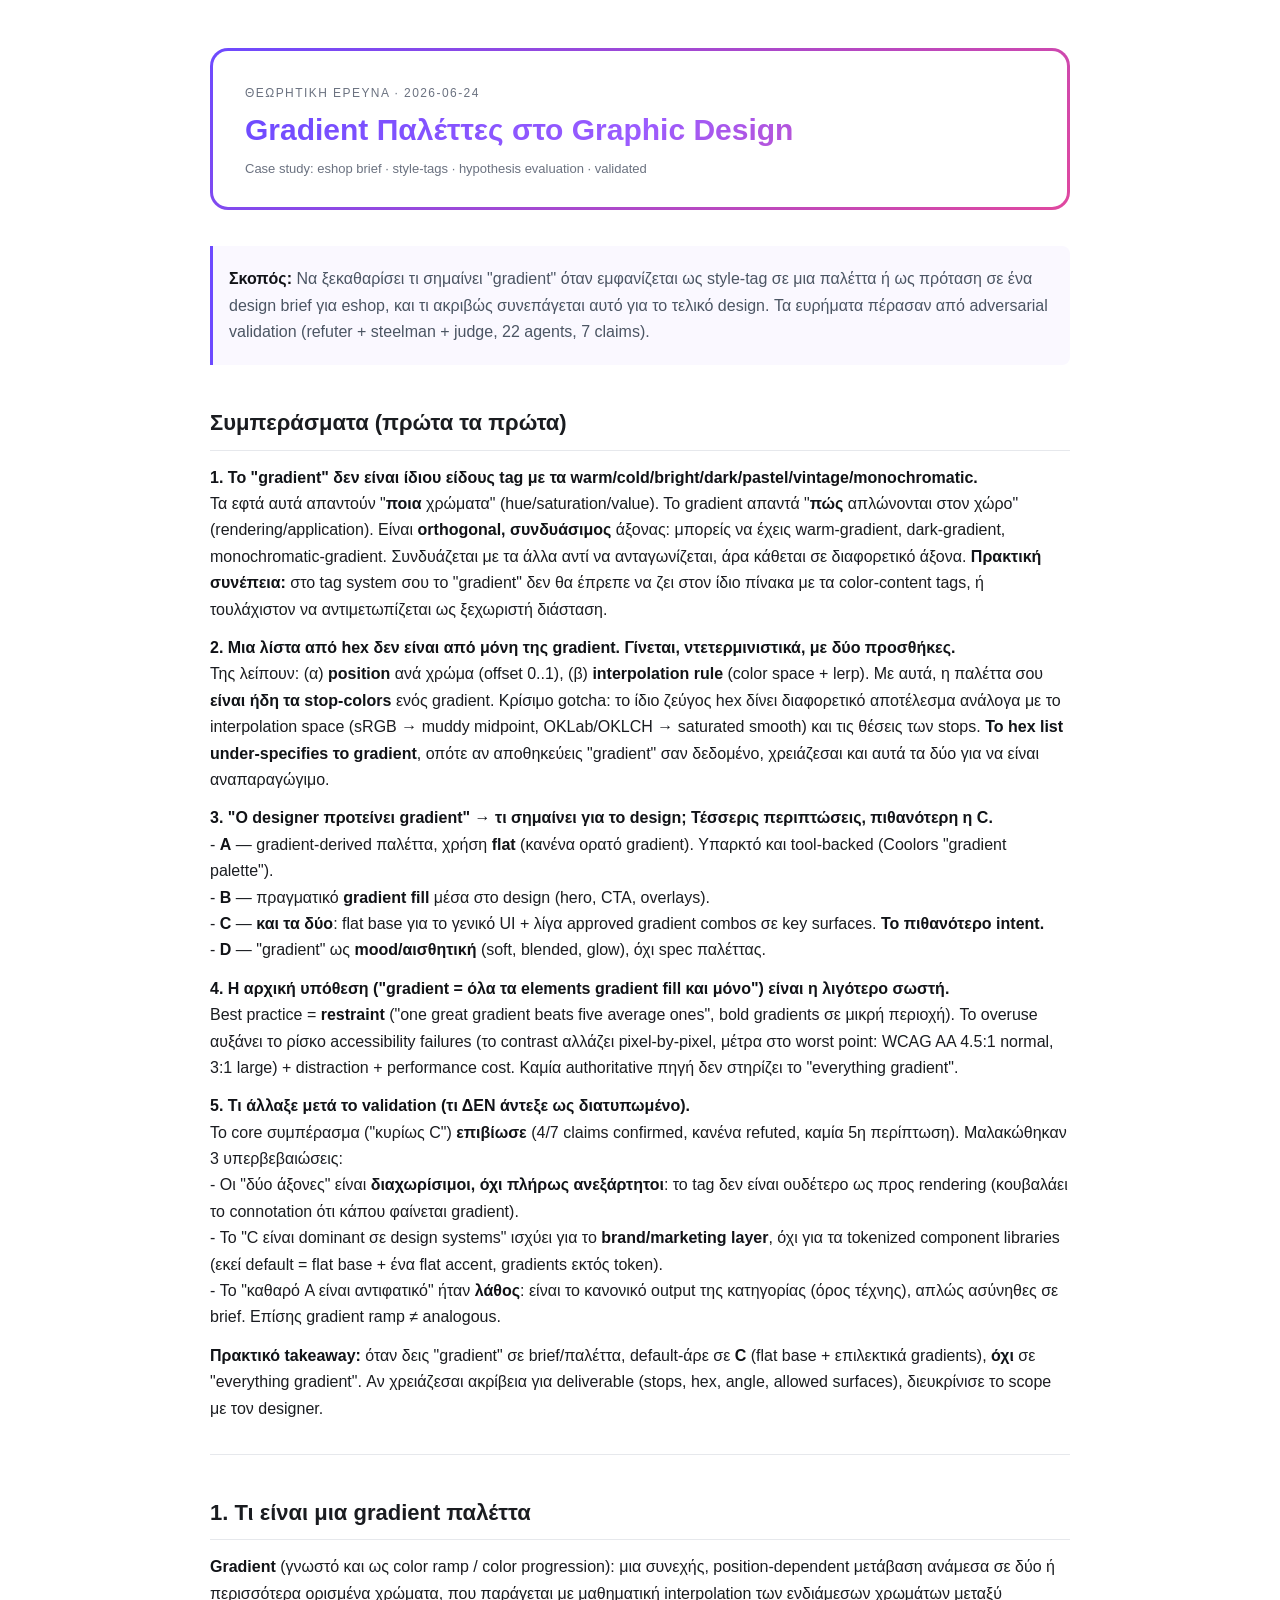
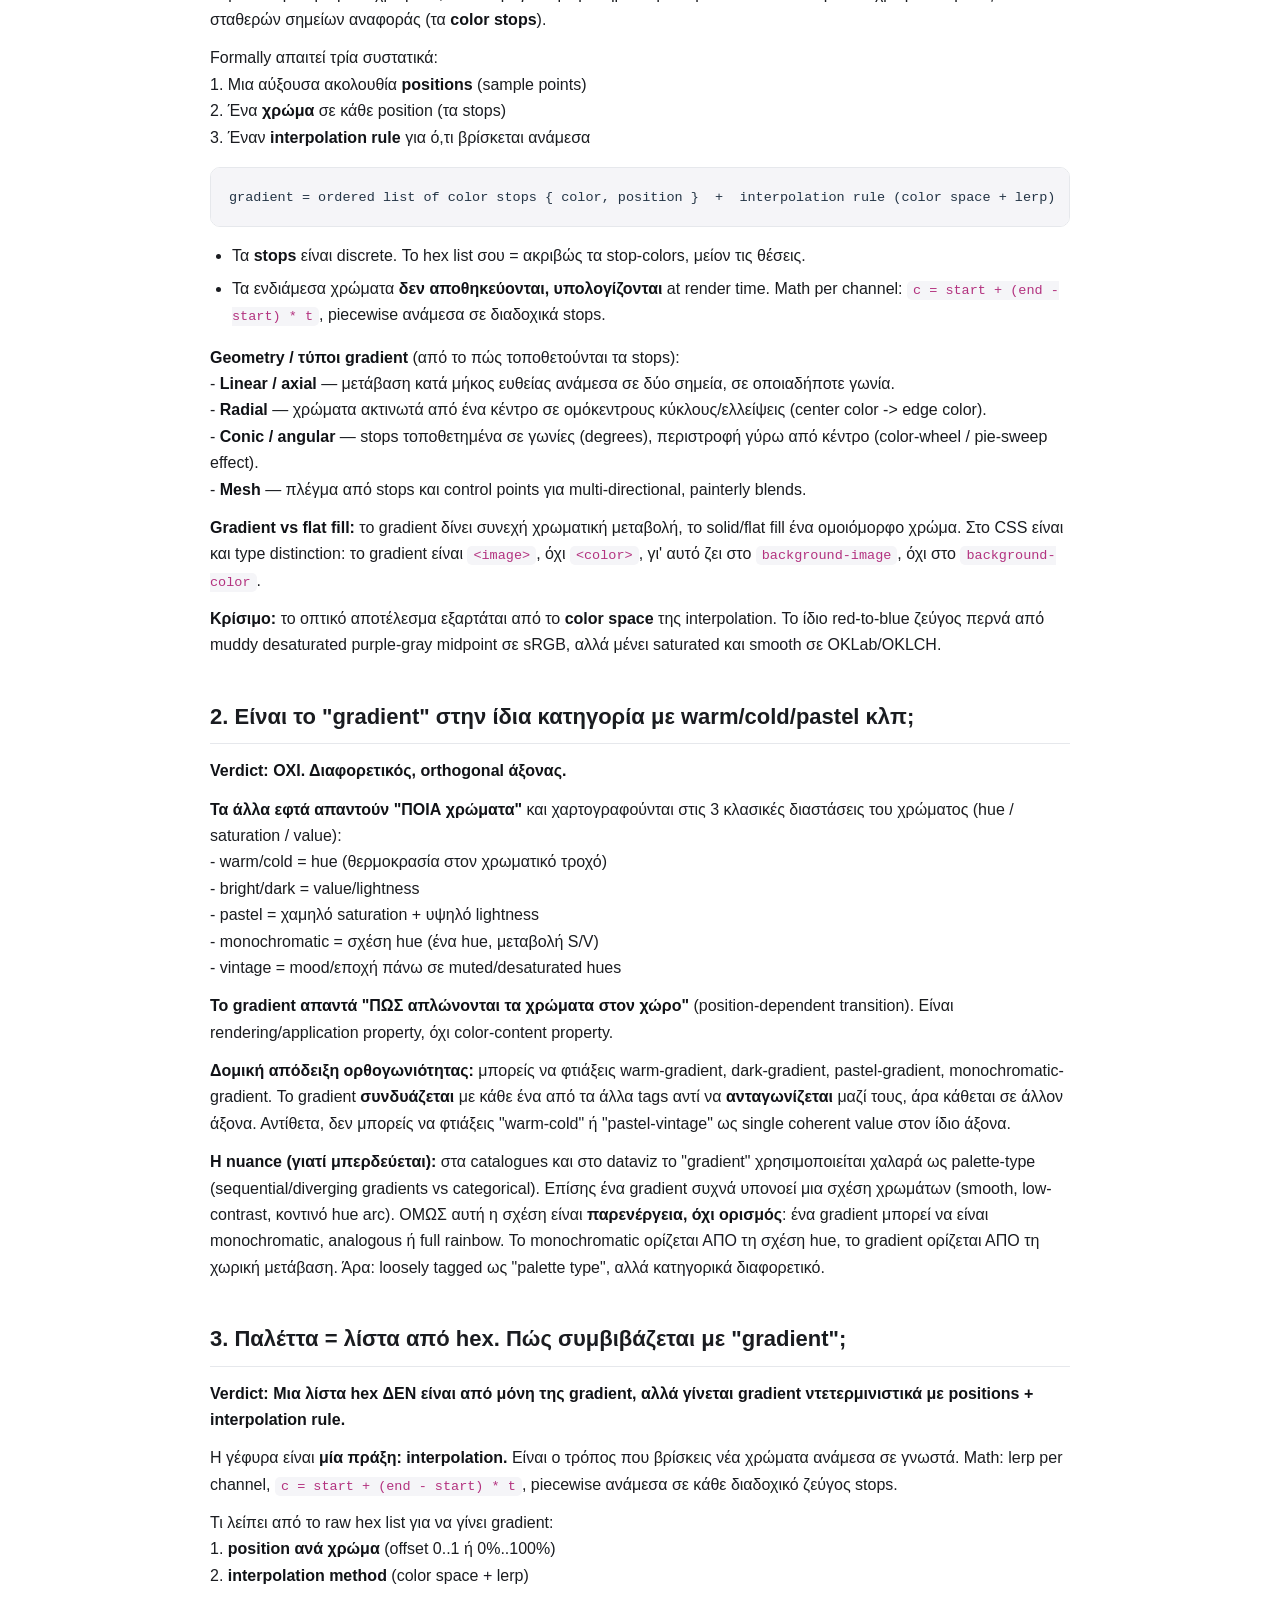
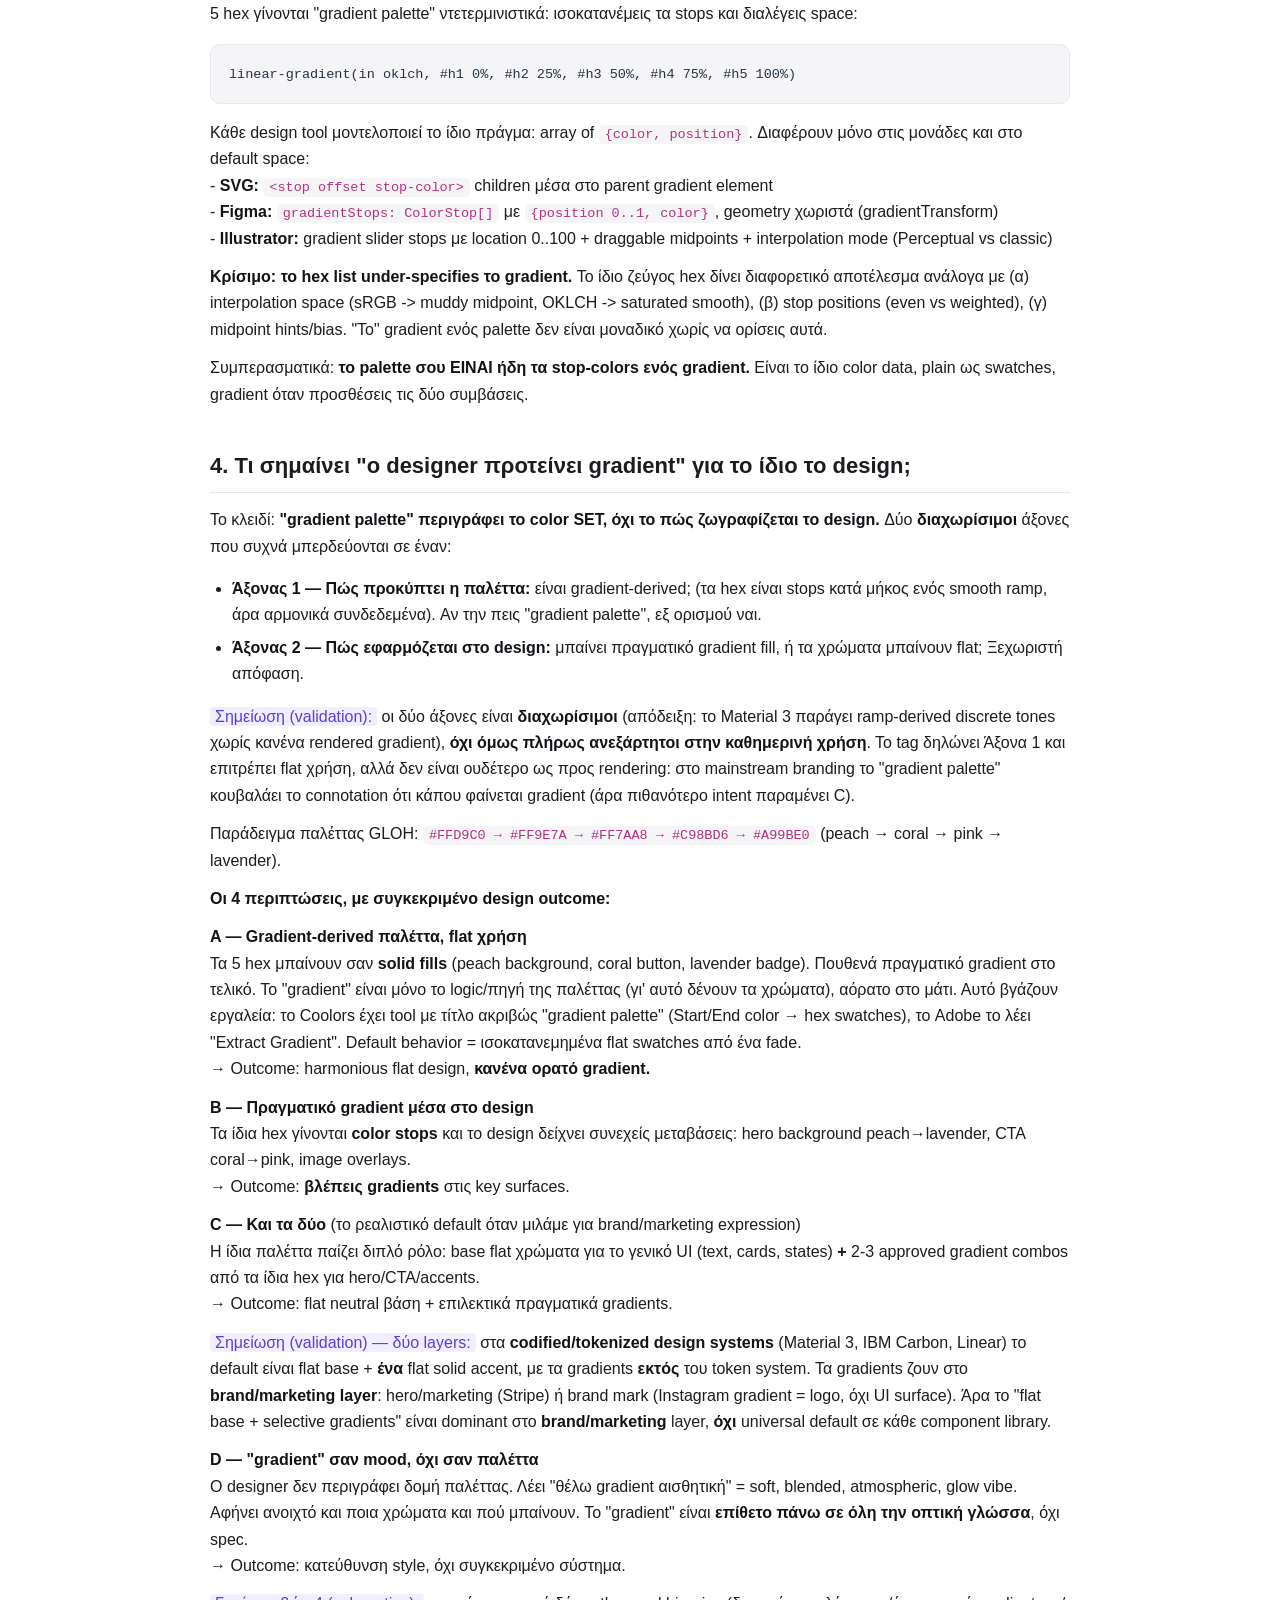
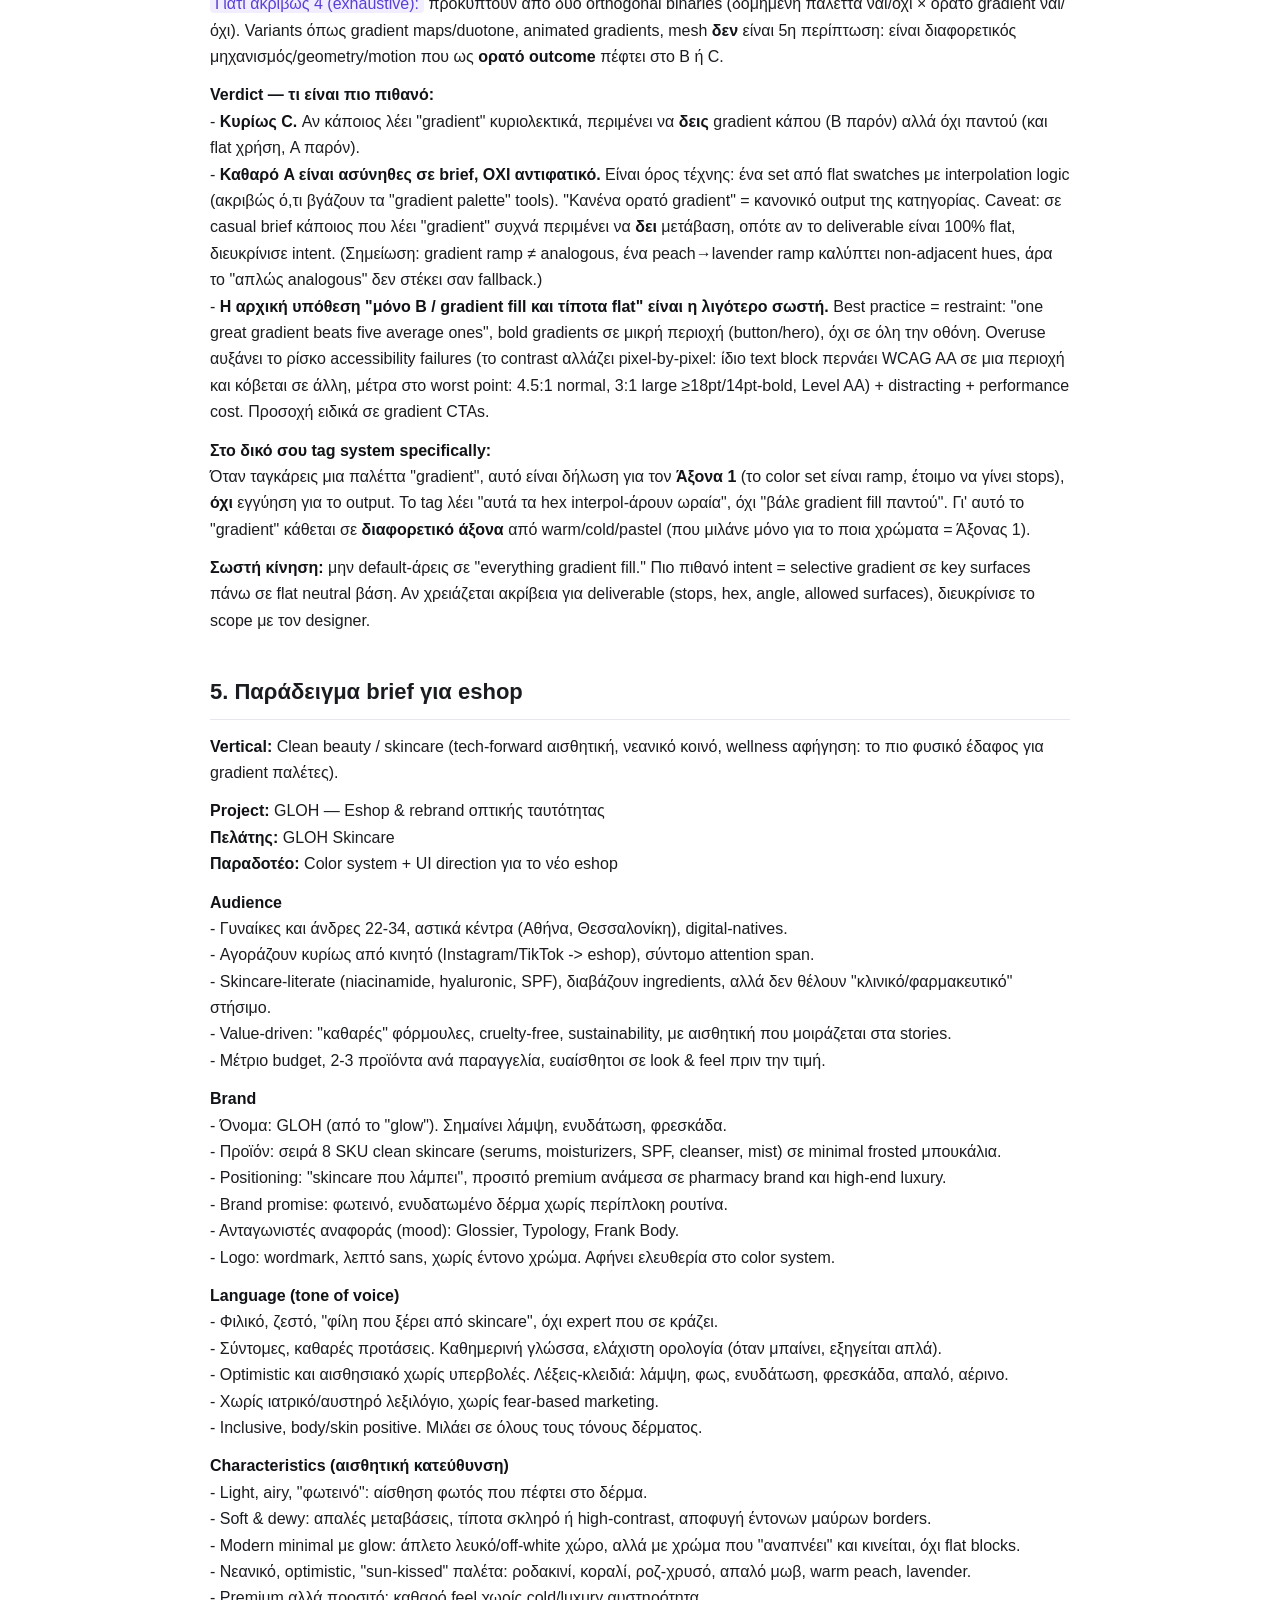
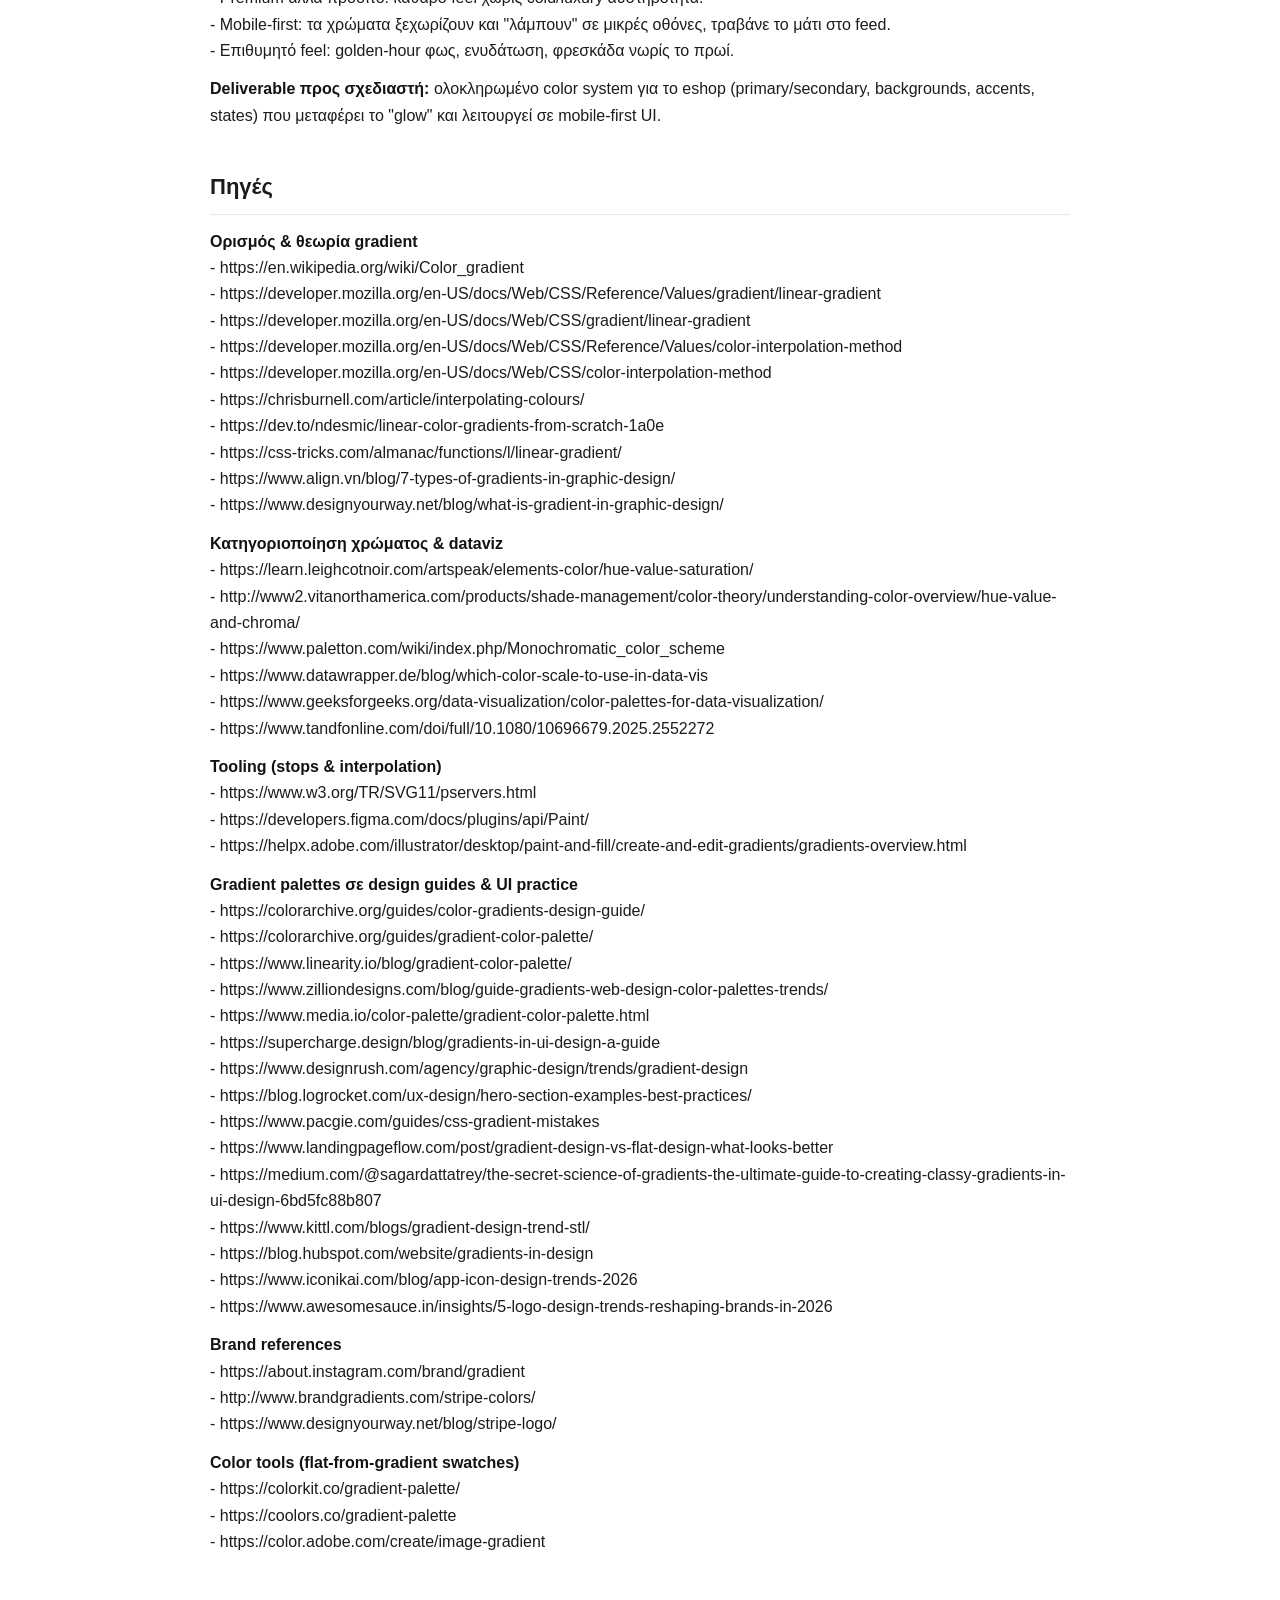
<file: reports/2026-06-24-gradient-palettes-graphic-design-research.html>
<!DOCTYPE html><html lang="el"><head><meta charset="utf-8"><meta name="viewport" content="width=device-width, initial-scale=1"><title>Gradient Παλέττες</title><style>
  :root {--bg:#fff;--card:#fff;--text:#1a1c20;--muted:#6b7280;--accent:#6d4aff;--accent2:#e0489f;--border:#e6e8ec;--code-bg:#f5f5f8;}
  *{box-sizing:border-box;}
  body{margin:0;background:radial-gradient(1200px 600px at 80% -10%, #f3eeff 0%, transparent 60%), var(--bg);color:var(--text);font:16px/1.65 -apple-system,BlinkMacSystemFont,"Segoe UI",Roboto,Helvetica,Arial,sans-serif;padding:48px 20px 80px;}
  .wrap{max-width:860px;margin:0 auto;}
  .hero{border-radius:18px;padding:3px;background:linear-gradient(135deg,var(--accent) 0%,var(--accent2) 100%);margin-bottom:36px;}
  .hero-inner{background:var(--card);border-radius:15px;padding:28px 32px;}
  .tag{display:inline-block;font-size:12px;letter-spacing:.12em;text-transform:uppercase;color:var(--muted);margin-bottom:8px;}
  h1{font-size:30px;line-height:1.2;margin:0;background:linear-gradient(135deg,#6d4aff 0%,#9b5cff 50%,var(--accent2) 100%);-webkit-background-clip:text;background-clip:text;-webkit-text-fill-color:transparent;}
  h2{font-size:22px;margin:40px 0 14px;padding-bottom:8px;border-bottom:1px solid var(--border);}
  h3{font-size:17px;margin:26px 0 10px;color:#5a3fd6;}
  p{margin:12px 0;}
  ul,ol{padding-left:22px;} li{margin:6px 0;}
  a{color:#6d4aff;text-decoration:none;border-bottom:1px solid rgba(109,74,255,.3);word-break:break-word;}
  a:hover{border-bottom-color:var(--accent2);}
  strong{color:#111317;}
  em{color:#5a3fd6;font-style:normal;background:#f3eeff;padding:1px 5px;border-radius:4px;}
  code{background:var(--code-bg);padding:2px 6px;border-radius:5px;font:13.5px/1.5 "SF Mono",ui-monospace,Menlo,Consolas,monospace;color:#b3327f;}
  pre{background:var(--code-bg);border:1px solid var(--border);border-radius:10px;padding:16px 18px;overflow-x:auto;}
  pre code{background:none;padding:0;color:#234;}
  table{border-collapse:collapse;width:100%;margin:16px 0;font-size:14.5px;}
  th,td{border:1px solid var(--border);padding:8px 12px;text-align:left;vertical-align:top;} th{background:#faf8ff;}
  blockquote{border-left:3px solid var(--accent);margin:16px 0;padding:8px 16px;color:#4b5563;background:#faf8ff;border-radius:0 8px 8px 0;}
  .content > h1:first-child{display:none;}
  hr{border:none;border-top:1px solid var(--border);margin:32px 0;}
  .meta{color:var(--muted);font-size:13px;margin-top:10px;}
</style></head>
<body><div class="wrap"><div class="hero"><div class="hero-inner"><span class="tag">Θεωρητική Έρευνα · 2026-06-24</span><h1>Gradient Παλέττες στο Graphic Design</h1><div class="meta">Case study: eshop brief · style-tags · hypothesis evaluation · validated</div></div></div><div class="content"><h1>Gradient Παλέττες στο Graphic Design — Θεωρητική Έρευνα</h1>
<blockquote>
<p><strong>Σκοπός:</strong> Να ξεκαθαρίσει τι σημαίνει "gradient" όταν εμφανίζεται ως style-tag σε μια παλέττα ή ως πρόταση σε ένα design brief για eshop, και τι ακριβώς συνεπάγεται αυτό για το τελικό design. Τα ευρήματα πέρασαν από adversarial validation (refuter + steelman + judge, 22 agents, 7 claims).</p>
</blockquote>
<h2>Συμπεράσματα (πρώτα τα πρώτα)</h2>
<p><strong>1. Το "gradient" δεν είναι ίδιου είδους tag με τα warm/cold/bright/dark/pastel/vintage/monochromatic.</strong><br />
Τα εφτά αυτά απαντούν "<strong>ποια</strong> χρώματα" (hue/saturation/value). Το gradient απαντά "<strong>πώς</strong> απλώνονται στον χώρο" (rendering/application). Είναι <strong>orthogonal, συνδυάσιμος</strong> άξονας: μπορείς να έχεις warm-gradient, dark-gradient, monochromatic-gradient. Συνδυάζεται με τα άλλα αντί να ανταγωνίζεται, άρα κάθεται σε διαφορετικό άξονα. <strong>Πρακτική συνέπεια:</strong> στο tag system σου το "gradient" δεν θα έπρεπε να ζει στον ίδιο πίνακα με τα color-content tags, ή τουλάχιστον να αντιμετωπίζεται ως ξεχωριστή διάσταση.</p>
<p><strong>2. Μια λίστα από hex δεν είναι από μόνη της gradient. Γίνεται, ντετερμινιστικά, με δύο προσθήκες.</strong><br />
Της λείπουν: (α) <strong>position</strong> ανά χρώμα (offset 0..1), (β) <strong>interpolation rule</strong> (color space + lerp). Με αυτά, η παλέττα σου <strong>είναι ήδη τα stop-colors</strong> ενός gradient. Κρίσιμο gotcha: το ίδιο ζεύγος hex δίνει διαφορετικό αποτέλεσμα ανάλογα με το interpolation space (sRGB → muddy midpoint, OKLab/OKLCH → saturated smooth) και τις θέσεις των stops. <strong>Το hex list under-specifies το gradient</strong>, οπότε αν αποθηκεύεις "gradient" σαν δεδομένο, χρειάζεσαι και αυτά τα δύο για να είναι αναπαραγώγιμο.</p>
<p><strong>3. "Ο designer προτείνει gradient" → τι σημαίνει για το design; Τέσσερις περιπτώσεις, πιθανότερη η C.</strong><br />
- <strong>A</strong> — gradient-derived παλέττα, χρήση <strong>flat</strong> (κανένα ορατό gradient). Υπαρκτό και tool-backed (Coolors "gradient palette").<br />
- <strong>B</strong> — πραγματικό <strong>gradient fill</strong> μέσα στο design (hero, CTA, overlays).<br />
- <strong>C</strong> — <strong>και τα δύο</strong>: flat base για το γενικό UI + λίγα approved gradient combos σε key surfaces. <strong>Το πιθανότερο intent.</strong><br />
- <strong>D</strong> — "gradient" ως <strong>mood/αισθητική</strong> (soft, blended, glow), όχι spec παλέττας.</p>
<p><strong>4. Η αρχική υπόθεση ("gradient = όλα τα elements gradient fill και μόνο") είναι η λιγότερο σωστή.</strong><br />
Best practice = <strong>restraint</strong> ("one great gradient beats five average ones", bold gradients σε μικρή περιοχή). Το overuse αυξάνει το ρίσκο accessibility failures (το contrast αλλάζει pixel-by-pixel, μέτρα στο worst point: WCAG AA 4.5:1 normal, 3:1 large) + distraction + performance cost. Καμία authoritative πηγή δεν στηρίζει το "everything gradient".</p>
<p><strong>5. Τι άλλαξε μετά το validation (τι ΔΕΝ άντεξε ως διατυπωμένο).</strong><br />
Το core συμπέρασμα ("κυρίως C") <strong>επιβίωσε</strong> (4/7 claims confirmed, κανένα refuted, καμία 5η περίπτωση). Μαλακώθηκαν 3 υπερβεβαιώσεις:<br />
- Οι "δύο άξονες" είναι <strong>διαχωρίσιμοι, όχι πλήρως ανεξάρτητοι</strong>: το tag δεν είναι ουδέτερο ως προς rendering (κουβαλάει το connotation ότι κάπου φαίνεται gradient).<br />
- Το "C είναι dominant σε design systems" ισχύει για το <strong>brand/marketing layer</strong>, όχι για τα tokenized component libraries (εκεί default = flat base + ένα flat accent, gradients εκτός token).<br />
- Το "καθαρό A είναι αντιφατικό" ήταν <strong>λάθος</strong>: είναι το κανονικό output της κατηγορίας (όρος τέχνης), απλώς ασύνηθες σε brief. Επίσης gradient ramp ≠ analogous.</p>
<p><strong>Πρακτικό takeaway:</strong> όταν δεις "gradient" σε brief/παλέττα, default-άρε σε <strong>C</strong> (flat base + επιλεκτικά gradients), <strong>όχι</strong> σε "everything gradient". Αν χρειάζεσαι ακρίβεια για deliverable (stops, hex, angle, allowed surfaces), διευκρίνισε το scope με τον designer.</p>
<hr />
<h2>1. Τι είναι μια gradient παλέττα</h2>
<p><strong>Gradient</strong> (γνωστό και ως color ramp / color progression): μια συνεχής, position-dependent μετάβαση ανάμεσα σε δύο ή περισσότερα ορισμένα χρώματα, που παράγεται με μαθηματική interpolation των ενδιάμεσων χρωμάτων μεταξύ σταθερών σημείων αναφοράς (τα <strong>color stops</strong>).</p>
<p>Formally απαιτεί τρία συστατικά:<br />
1. Μια αύξουσα ακολουθία <strong>positions</strong> (sample points)<br />
2. Ένα <strong>χρώμα</strong> σε κάθε position (τα stops)<br />
3. Έναν <strong>interpolation rule</strong> για ό,τι βρίσκεται ανάμεσα</p>
<pre><code>gradient = ordered list of color stops { color, position }  +  interpolation rule (color space + lerp)
</code></pre>
<ul>
<li>Τα <strong>stops</strong> είναι discrete. Το hex list σου = ακριβώς τα stop-colors, μείον τις θέσεις.</li>
<li>Τα ενδιάμεσα χρώματα <strong>δεν αποθηκεύονται, υπολογίζονται</strong> at render time. Math per channel: <code>c = start + (end - start) * t</code>, piecewise ανάμεσα σε διαδοχικά stops.</li>
</ul>
<p><strong>Geometry / τύποι gradient</strong> (από το πώς τοποθετούνται τα stops):<br />
- <strong>Linear / axial</strong> — μετάβαση κατά μήκος ευθείας ανάμεσα σε δύο σημεία, σε οποιαδήποτε γωνία.<br />
- <strong>Radial</strong> — χρώματα ακτινωτά από ένα κέντρο σε ομόκεντρους κύκλους/ελλείψεις (center color -&gt; edge color).<br />
- <strong>Conic / angular</strong> — stops τοποθετημένα σε γωνίες (degrees), περιστροφή γύρω από κέντρο (color-wheel / pie-sweep effect).<br />
- <strong>Mesh</strong> — πλέγμα από stops και control points για multi-directional, painterly blends.</p>
<p><strong>Gradient vs flat fill:</strong> το gradient δίνει συνεχή χρωματική μεταβολή, το solid/flat fill ένα ομοιόμορφο χρώμα. Στο CSS είναι και type distinction: το gradient είναι <code>&lt;image&gt;</code>, όχι <code>&lt;color&gt;</code>, γι' αυτό ζει στο <code>background-image</code>, όχι στο <code>background-color</code>.</p>
<p><strong>Κρίσιμο:</strong> το οπτικό αποτέλεσμα εξαρτάται από το <strong>color space</strong> της interpolation. Το ίδιο red-to-blue ζεύγος περνά από muddy desaturated purple-gray midpoint σε sRGB, αλλά μένει saturated και smooth σε OKLab/OKLCH.</p>
<h2>2. Είναι το "gradient" στην ίδια κατηγορία με warm/cold/pastel κλπ;</h2>
<p><strong>Verdict: ΟΧΙ. Διαφορετικός, orthogonal άξονας.</strong></p>
<p><strong>Τα άλλα εφτά απαντούν "ΠΟΙΑ χρώματα"</strong> και χαρτογραφούνται στις 3 κλασικές διαστάσεις του χρώματος (hue / saturation / value):<br />
- warm/cold = hue (θερμοκρασία στον χρωματικό τροχό)<br />
- bright/dark = value/lightness<br />
- pastel = χαμηλό saturation + υψηλό lightness<br />
- monochromatic = σχέση hue (ένα hue, μεταβολή S/V)<br />
- vintage = mood/εποχή πάνω σε muted/desaturated hues</p>
<p><strong>Το gradient απαντά "ΠΩΣ απλώνονται τα χρώματα στον χώρο"</strong> (position-dependent transition). Είναι rendering/application property, όχι color-content property.</p>
<p><strong>Δομική απόδειξη ορθογωνιότητας:</strong> μπορείς να φτιάξεις warm-gradient, dark-gradient, pastel-gradient, monochromatic-gradient. Το gradient <strong>συνδυάζεται</strong> με κάθε ένα από τα άλλα tags αντί να <strong>ανταγωνίζεται</strong> μαζί τους, άρα κάθεται σε άλλον άξονα. Αντίθετα, δεν μπορείς να φτιάξεις "warm-cold" ή "pastel-vintage" ως single coherent value στον ίδιο άξονα.</p>
<p><strong>Η nuance (γιατί μπερδεύεται):</strong> στα catalogues και στο dataviz το "gradient" χρησιμοποιείται χαλαρά ως palette-type (sequential/diverging gradients vs categorical). Επίσης ένα gradient συχνά υπονοεί μια σχέση χρωμάτων (smooth, low-contrast, κοντινό hue arc). ΟΜΩΣ αυτή η σχέση είναι <strong>παρενέργεια, όχι ορισμός</strong>: ένα gradient μπορεί να είναι monochromatic, analogous ή full rainbow. Το monochromatic ορίζεται ΑΠΟ τη σχέση hue, το gradient ορίζεται ΑΠΟ τη χωρική μετάβαση. Άρα: loosely tagged ως "palette type", αλλά κατηγορικά διαφορετικό.</p>
<h2>3. Παλέττα = λίστα από hex. Πώς συμβιβάζεται με "gradient";</h2>
<p><strong>Verdict: Μια λίστα hex ΔΕΝ είναι από μόνη της gradient, αλλά γίνεται gradient ντετερμινιστικά με positions + interpolation rule.</strong></p>
<p>Η γέφυρα είναι <strong>μία πράξη: interpolation.</strong> Είναι ο τρόπος που βρίσκεις νέα χρώματα ανάμεσα σε γνωστά. Math: lerp per channel, <code>c = start + (end - start) * t</code>, piecewise ανάμεσα σε κάθε διαδοχικό ζεύγος stops.</p>
<p>Τι λείπει από το raw hex list για να γίνει gradient:<br />
1. <strong>position ανά χρώμα</strong> (offset 0..1 ή 0%..100%)<br />
2. <strong>interpolation method</strong> (color space + lerp)</p>
<p>5 hex γίνονται "gradient palette" ντετερμινιστικά: ισοκατανέμεις τα stops και διαλέγεις space:</p>
<pre><code class="language-css">linear-gradient(in oklch, #h1 0%, #h2 25%, #h3 50%, #h4 75%, #h5 100%)
</code></pre>
<p>Κάθε design tool μοντελοποιεί το ίδιο πράγμα: array of <code>{color, position}</code>. Διαφέρουν μόνο στις μονάδες και στο default space:<br />
- <strong>SVG:</strong> <code>&lt;stop offset stop-color&gt;</code> children μέσα στο parent gradient element<br />
- <strong>Figma:</strong> <code>gradientStops: ColorStop[]</code> με <code>{position 0..1, color}</code>, geometry χωριστά (gradientTransform)<br />
- <strong>Illustrator:</strong> gradient slider stops με location 0..100 + draggable midpoints + interpolation mode (Perceptual vs classic)</p>
<p><strong>Κρίσιμο: το hex list under-specifies το gradient.</strong> Το ίδιο ζεύγος hex δίνει διαφορετικό αποτέλεσμα ανάλογα με (α) interpolation space (sRGB -&gt; muddy midpoint, OKLCH -&gt; saturated smooth), (β) stop positions (even vs weighted), (γ) midpoint hints/bias. "Το" gradient ενός palette δεν είναι μοναδικό χωρίς να ορίσεις αυτά.</p>
<p>Συμπερασματικά: <strong>το palette σου ΕΙΝΑΙ ήδη τα stop-colors ενός gradient.</strong> Είναι το ίδιο color data, plain ως swatches, gradient όταν προσθέσεις τις δύο συμβάσεις.</p>
<h2>4. Τι σημαίνει "ο designer προτείνει gradient" για το ίδιο το design;</h2>
<p>Το κλειδί: <strong>"gradient palette" περιγράφει το color SET, όχι το πώς ζωγραφίζεται το design.</strong> Δύο <strong>διαχωρίσιμοι</strong> άξονες που συχνά μπερδεύονται σε έναν:</p>
<ul>
<li><strong>Άξονας 1 — Πώς προκύπτει η παλέττα:</strong> είναι gradient-derived; (τα hex είναι stops κατά μήκος ενός smooth ramp, άρα αρμονικά συνδεδεμένα). Αν την πεις "gradient palette", εξ ορισμού ναι.</li>
<li><strong>Άξονας 2 — Πώς εφαρμόζεται στο design:</strong> μπαίνει πραγματικό gradient fill, ή τα χρώματα μπαίνουν flat; Ξεχωριστή απόφαση.</li>
</ul>
<p><em>Σημείωση (validation):</em> οι δύο άξονες είναι <strong>διαχωρίσιμοι</strong> (απόδειξη: το Material 3 παράγει ramp-derived discrete tones χωρίς κανένα rendered gradient), <strong>όχι όμως πλήρως ανεξάρτητοι στην καθημερινή χρήση</strong>. Το tag δηλώνει Άξονα 1 και επιτρέπει flat χρήση, αλλά δεν είναι ουδέτερο ως προς rendering: στο mainstream branding το "gradient palette" κουβαλάει το connotation ότι κάπου φαίνεται gradient (άρα πιθανότερο intent παραμένει C).</p>
<p>Παράδειγμα παλέττας GLOH: <code>#FFD9C0 → #FF9E7A → #FF7AA8 → #C98BD6 → #A99BE0</code> (peach → coral → pink → lavender).</p>
<p><strong>Οι 4 περιπτώσεις, με συγκεκριμένο design outcome:</strong></p>
<p><strong>A — Gradient-derived παλέττα, flat χρήση</strong><br />
Τα 5 hex μπαίνουν σαν <strong>solid fills</strong> (peach background, coral button, lavender badge). Πουθενά πραγματικό gradient στο τελικό. Το "gradient" είναι μόνο το logic/πηγή της παλέττας (γι' αυτό δένουν τα χρώματα), αόρατο στο μάτι. Αυτό βγάζουν εργαλεία: το Coolors έχει tool με τίτλο ακριβώς "gradient palette" (Start/End color → hex swatches), το Adobe το λέει "Extract Gradient". Default behavior = ισοκατανεμημένα flat swatches από ένα fade.<br />
→ Outcome: harmonious flat design, <strong>κανένα ορατό gradient.</strong></p>
<p><strong>B — Πραγματικό gradient μέσα στο design</strong><br />
Τα ίδια hex γίνονται <strong>color stops</strong> και το design δείχνει συνεχείς μεταβάσεις: hero background peach→lavender, CTA coral→pink, image overlays.<br />
→ Outcome: <strong>βλέπεις gradients</strong> στις key surfaces.</p>
<p><strong>C — Και τα δύο</strong> (το ρεαλιστικό default όταν μιλάμε για brand/marketing expression)<br />
Η ίδια παλέττα παίζει διπλό ρόλο: base flat χρώματα για το γενικό UI (text, cards, states) <strong>+</strong> 2-3 approved gradient combos από τα ίδια hex για hero/CTA/accents.<br />
→ Outcome: flat neutral βάση + επιλεκτικά πραγματικά gradients.</p>
<p><em>Σημείωση (validation) — δύο layers:</em> στα <strong>codified/tokenized design systems</strong> (Material 3, IBM Carbon, Linear) το default είναι flat base + <strong>ένα</strong> flat solid accent, με τα gradients <strong>εκτός</strong> του token system. Τα gradients ζουν στο <strong>brand/marketing layer</strong>: hero/marketing (Stripe) ή brand mark (Instagram gradient = logo, όχι UI surface). Άρα το "flat base + selective gradients" είναι dominant στο <strong>brand/marketing</strong> layer, <strong>όχι</strong> universal default σε κάθε component library.</p>
<p><strong>D — "gradient" σαν mood, όχι σαν παλέττα</strong><br />
Ο designer δεν περιγράφει δομή παλέττας. Λέει "θέλω gradient αισθητική" = soft, blended, atmospheric, glow vibe. Αφήνει ανοιχτό και ποια χρώματα και πού μπαίνουν. Το "gradient" είναι <strong>επίθετο πάνω σε όλη την οπτική γλώσσα</strong>, όχι spec.<br />
→ Outcome: κατεύθυνση style, όχι συγκεκριμένο σύστημα.</p>
<p><em>Γιατί ακριβώς 4 (exhaustive):</em> προκύπτουν από δύο orthogonal binaries (δομημένη παλέττα ναι/όχι × ορατό gradient ναι/όχι). Variants όπως gradient maps/duotone, animated gradients, mesh <strong>δεν</strong> είναι 5η περίπτωση: είναι διαφορετικός μηχανισμός/geometry/motion που ως <strong>ορατό outcome</strong> πέφτει στο B ή C.</p>
<p><strong>Verdict — τι είναι πιο πιθανό:</strong><br />
- <strong>Κυρίως C.</strong> Αν κάποιος λέει "gradient" κυριολεκτικά, περιμένει να <strong>δεις</strong> gradient κάπου (B παρόν) αλλά όχι παντού (και flat χρήση, A παρόν).<br />
- <strong>Καθαρό A είναι ασύνηθες σε brief, ΟΧΙ αντιφατικό.</strong> Είναι όρος τέχνης: ένα set από flat swatches με interpolation logic (ακριβώς ό,τι βγάζουν τα "gradient palette" tools). "Κανένα ορατό gradient" = κανονικό output της κατηγορίας. Caveat: σε casual brief κάποιος που λέει "gradient" συχνά περιμένει να <strong>δει</strong> μετάβαση, οπότε αν το deliverable είναι 100% flat, διευκρίνισε intent. (Σημείωση: gradient ramp ≠ analogous, ένα peach→lavender ramp καλύπτει non-adjacent hues, άρα το "απλώς analogous" δεν στέκει σαν fallback.)<br />
- <strong>Η αρχική υπόθεση "μόνο B / gradient fill και τίποτα flat" είναι η λιγότερο σωστή.</strong> Best practice = restraint: "one great gradient beats five average ones", bold gradients σε μικρή περιοχή (button/hero), όχι σε όλη την οθόνη. Overuse αυξάνει το ρίσκο accessibility failures (το contrast αλλάζει pixel-by-pixel: ίδιο text block περνάει WCAG AA σε μια περιοχή και κόβεται σε άλλη, μέτρα στο worst point: 4.5:1 normal, 3:1 large ≥18pt/14pt-bold, Level AA) + distracting + performance cost. Προσοχή ειδικά σε gradient CTAs.</p>
<p><strong>Στο δικό σου tag system specifically:</strong><br />
Όταν ταγκάρεις μια παλέττα "gradient", αυτό είναι δήλωση για τον <strong>Άξονα 1</strong> (το color set είναι ramp, έτοιμο να γίνει stops), <strong>όχι</strong> εγγύηση για το output. Το tag λέει "αυτά τα hex interpol-άρουν ωραία", όχι "βάλε gradient fill παντού". Γι' αυτό το "gradient" κάθεται σε <strong>διαφορετικό άξονα</strong> από warm/cold/pastel (που μιλάνε μόνο για το ποια χρώματα = Άξονας 1).</p>
<p><strong>Σωστή κίνηση:</strong> μην default-άρεις σε "everything gradient fill." Πιο πιθανό intent = selective gradient σε key surfaces πάνω σε flat neutral βάση. Αν χρειάζεται ακρίβεια για deliverable (stops, hex, angle, allowed surfaces), διευκρίνισε το scope με τον designer.</p>
<h2>5. Παράδειγμα brief για eshop</h2>
<p><strong>Vertical:</strong> Clean beauty / skincare (tech-forward αισθητική, νεανικό κοινό, wellness αφήγηση: το πιο φυσικό έδαφος για gradient παλέτες).</p>
<p><strong>Project:</strong> GLOH — Eshop &amp; rebrand οπτικής ταυτότητας<br />
<strong>Πελάτης:</strong> GLOH Skincare<br />
<strong>Παραδοτέο:</strong> Color system + UI direction για το νέο eshop</p>
<p><strong>Audience</strong><br />
- Γυναίκες και άνδρες 22-34, αστικά κέντρα (Αθήνα, Θεσσαλονίκη), digital-natives.<br />
- Αγοράζουν κυρίως από κινητό (Instagram/TikTok -&gt; eshop), σύντομο attention span.<br />
- Skincare-literate (niacinamide, hyaluronic, SPF), διαβάζουν ingredients, αλλά δεν θέλουν "κλινικό/φαρμακευτικό" στήσιμο.<br />
- Value-driven: "καθαρές" φόρμουλες, cruelty-free, sustainability, με αισθητική που μοιράζεται στα stories.<br />
- Μέτριο budget, 2-3 προϊόντα ανά παραγγελία, ευαίσθητοι σε look &amp; feel πριν την τιμή.</p>
<p><strong>Brand</strong><br />
- Όνομα: GLOH (από το "glow"). Σημαίνει λάμψη, ενυδάτωση, φρεσκάδα.<br />
- Προϊόν: σειρά 8 SKU clean skincare (serums, moisturizers, SPF, cleanser, mist) σε minimal frosted μπουκάλια.<br />
- Positioning: "skincare που λάμπει", προσιτό premium ανάμεσα σε pharmacy brand και high-end luxury.<br />
- Brand promise: φωτεινό, ενυδατωμένο δέρμα χωρίς περίπλοκη ρουτίνα.<br />
- Ανταγωνιστές αναφοράς (mood): Glossier, Typology, Frank Body.<br />
- Logo: wordmark, λεπτό sans, χωρίς έντονο χρώμα. Αφήνει ελευθερία στο color system.</p>
<p><strong>Language (tone of voice)</strong><br />
- Φιλικό, ζεστό, "φίλη που ξέρει από skincare", όχι expert που σε κράζει.<br />
- Σύντομες, καθαρές προτάσεις. Καθημερινή γλώσσα, ελάχιστη ορολογία (όταν μπαίνει, εξηγείται απλά).<br />
- Optimistic και αισθησιακό χωρίς υπερβολές. Λέξεις-κλειδιά: λάμψη, φως, ενυδάτωση, φρεσκάδα, απαλό, αέρινο.<br />
- Χωρίς ιατρικό/αυστηρό λεξιλόγιο, χωρίς fear-based marketing.<br />
- Inclusive, body/skin positive. Μιλάει σε όλους τους τόνους δέρματος.</p>
<p><strong>Characteristics (αισθητική κατεύθυνση)</strong><br />
- Light, airy, "φωτεινό": αίσθηση φωτός που πέφτει στο δέρμα.<br />
- Soft &amp; dewy: απαλές μεταβάσεις, τίποτα σκληρό ή high-contrast, αποφυγή έντονων μαύρων borders.<br />
- Modern minimal με glow: άπλετο λευκό/off-white χώρο, αλλά με χρώμα που "αναπνέει" και κινείται, όχι flat blocks.<br />
- Νεανικό, optimistic, "sun-kissed" παλέτα: ροδακινί, κοραλί, ροζ-χρυσό, απαλό μωβ, warm peach, lavender.<br />
- Premium αλλά προσιτό: καθαρό feel χωρίς cold/luxury αυστηρότητα.<br />
- Mobile-first: τα χρώματα ξεχωρίζουν και "λάμπουν" σε μικρές οθόνες, τραβάνε το μάτι στο feed.<br />
- Επιθυμητό feel: golden-hour φως, ενυδάτωση, φρεσκάδα νωρίς το πρωί.</p>
<p><strong>Deliverable προς σχεδιαστή:</strong> ολοκληρωμένο color system για το eshop (primary/secondary, backgrounds, accents, states) που μεταφέρει το "glow" και λειτουργεί σε mobile-first UI.</p>
<h2>Πηγές</h2>
<p><strong>Ορισμός &amp; θεωρία gradient</strong><br />
- https://en.wikipedia.org/wiki/Color_gradient<br />
- https://developer.mozilla.org/en-US/docs/Web/CSS/Reference/Values/gradient/linear-gradient<br />
- https://developer.mozilla.org/en-US/docs/Web/CSS/gradient/linear-gradient<br />
- https://developer.mozilla.org/en-US/docs/Web/CSS/Reference/Values/color-interpolation-method<br />
- https://developer.mozilla.org/en-US/docs/Web/CSS/color-interpolation-method<br />
- https://chrisburnell.com/article/interpolating-colours/<br />
- https://dev.to/ndesmic/linear-color-gradients-from-scratch-1a0e<br />
- https://css-tricks.com/almanac/functions/l/linear-gradient/<br />
- https://www.align.vn/blog/7-types-of-gradients-in-graphic-design/<br />
- https://www.designyourway.net/blog/what-is-gradient-in-graphic-design/</p>
<p><strong>Κατηγοριοποίηση χρώματος &amp; dataviz</strong><br />
- https://learn.leighcotnoir.com/artspeak/elements-color/hue-value-saturation/<br />
- http://www2.vitanorthamerica.com/products/shade-management/color-theory/understanding-color-overview/hue-value-and-chroma/<br />
- https://www.paletton.com/wiki/index.php/Monochromatic_color_scheme<br />
- https://www.datawrapper.de/blog/which-color-scale-to-use-in-data-vis<br />
- https://www.geeksforgeeks.org/data-visualization/color-palettes-for-data-visualization/<br />
- https://www.tandfonline.com/doi/full/10.1080/10696679.2025.2552272</p>
<p><strong>Tooling (stops &amp; interpolation)</strong><br />
- https://www.w3.org/TR/SVG11/pservers.html<br />
- https://developers.figma.com/docs/plugins/api/Paint/<br />
- https://helpx.adobe.com/illustrator/desktop/paint-and-fill/create-and-edit-gradients/gradients-overview.html</p>
<p><strong>Gradient palettes σε design guides &amp; UI practice</strong><br />
- https://colorarchive.org/guides/color-gradients-design-guide/<br />
- https://colorarchive.org/guides/gradient-color-palette/<br />
- https://www.linearity.io/blog/gradient-color-palette/<br />
- https://www.zilliondesigns.com/blog/guide-gradients-web-design-color-palettes-trends/<br />
- https://www.media.io/color-palette/gradient-color-palette.html<br />
- https://supercharge.design/blog/gradients-in-ui-design-a-guide<br />
- https://www.designrush.com/agency/graphic-design/trends/gradient-design<br />
- https://blog.logrocket.com/ux-design/hero-section-examples-best-practices/<br />
- https://www.pacgie.com/guides/css-gradient-mistakes<br />
- https://www.landingpageflow.com/post/gradient-design-vs-flat-design-what-looks-better<br />
- https://medium.com/@sagardattatrey/the-secret-science-of-gradients-the-ultimate-guide-to-creating-classy-gradients-in-ui-design-6bd5fc88b807<br />
- https://www.kittl.com/blogs/gradient-design-trend-stl/<br />
- https://blog.hubspot.com/website/gradients-in-design<br />
- https://www.iconikai.com/blog/app-icon-design-trends-2026<br />
- https://www.awesomesauce.in/insights/5-logo-design-trends-reshaping-brands-in-2026</p>
<p><strong>Brand references</strong><br />
- https://about.instagram.com/brand/gradient<br />
- http://www.brandgradients.com/stripe-colors/<br />
- https://www.designyourway.net/blog/stripe-logo/</p>
<p><strong>Color tools (flat-from-gradient swatches)</strong><br />
- https://colorkit.co/gradient-palette/<br />
- https://coolors.co/gradient-palette<br />
- https://color.adobe.com/create/image-gradient</p></div></div></body></html>
</file>
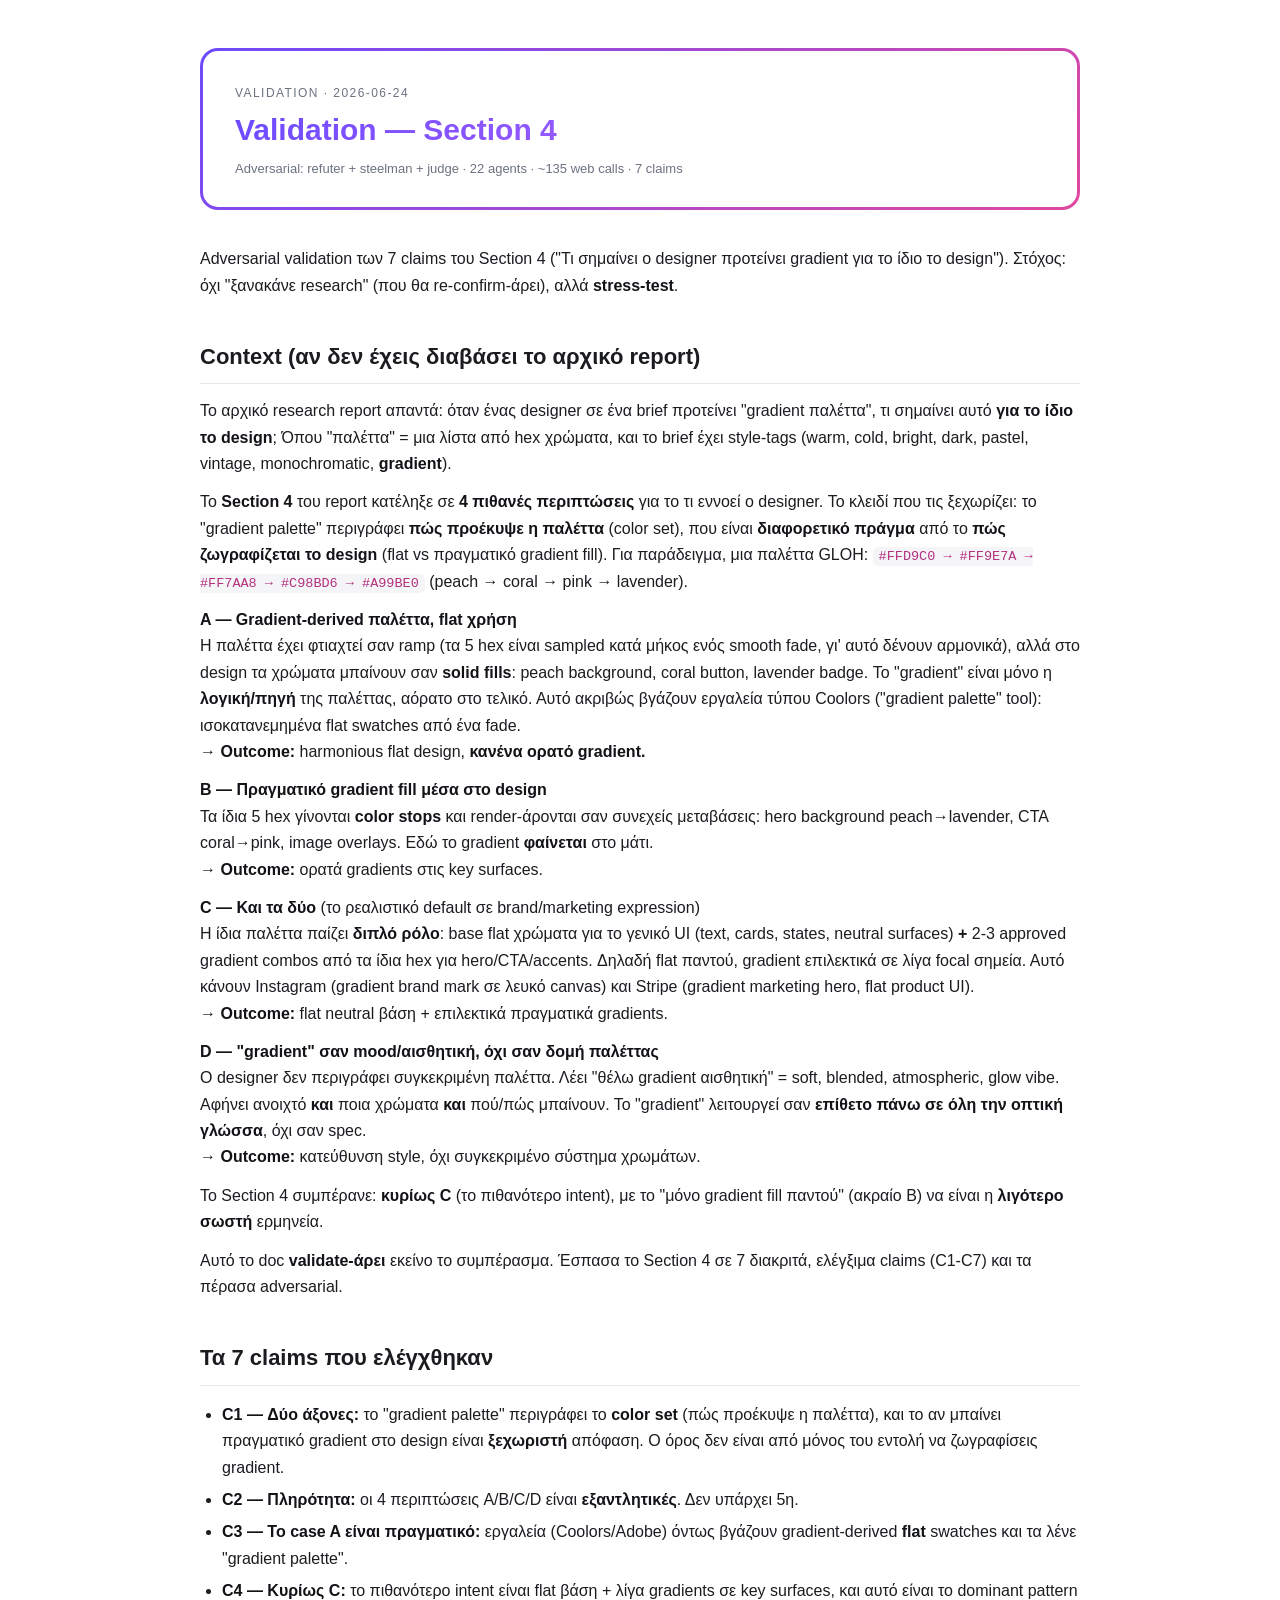
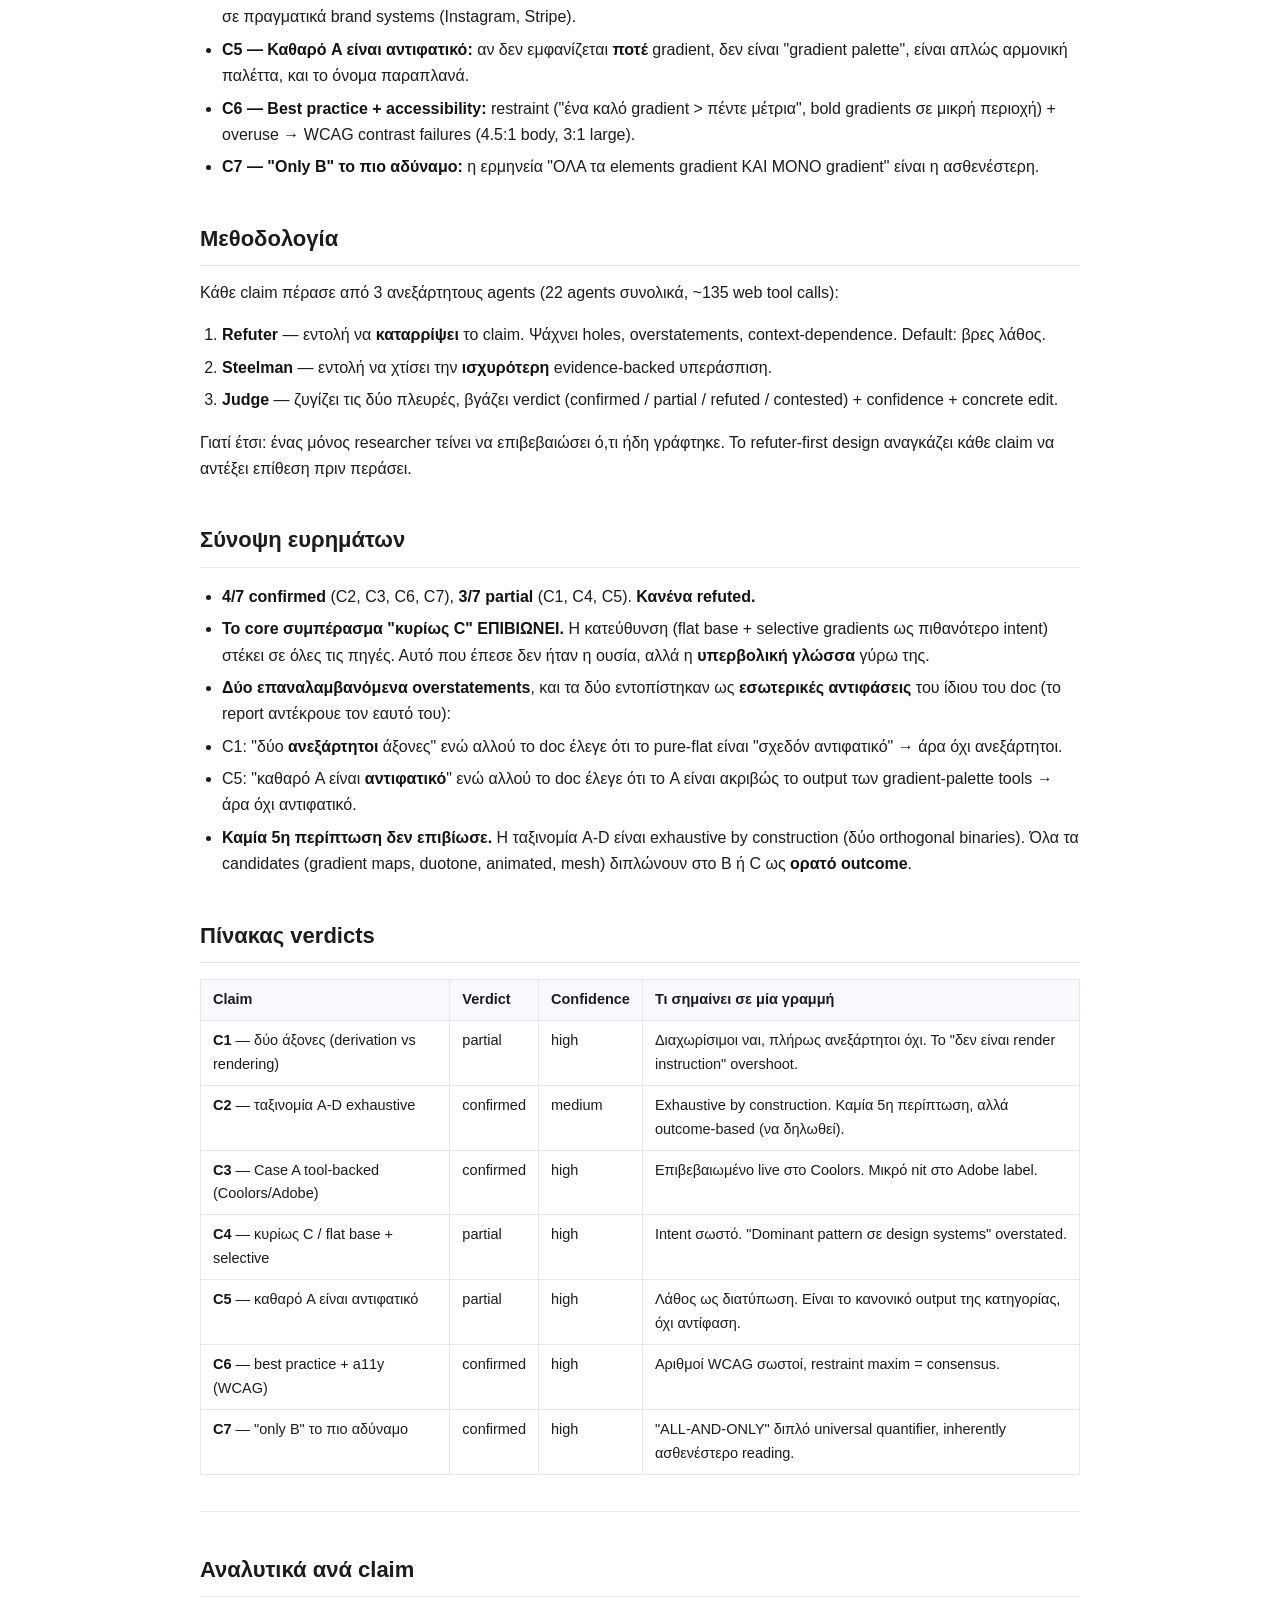
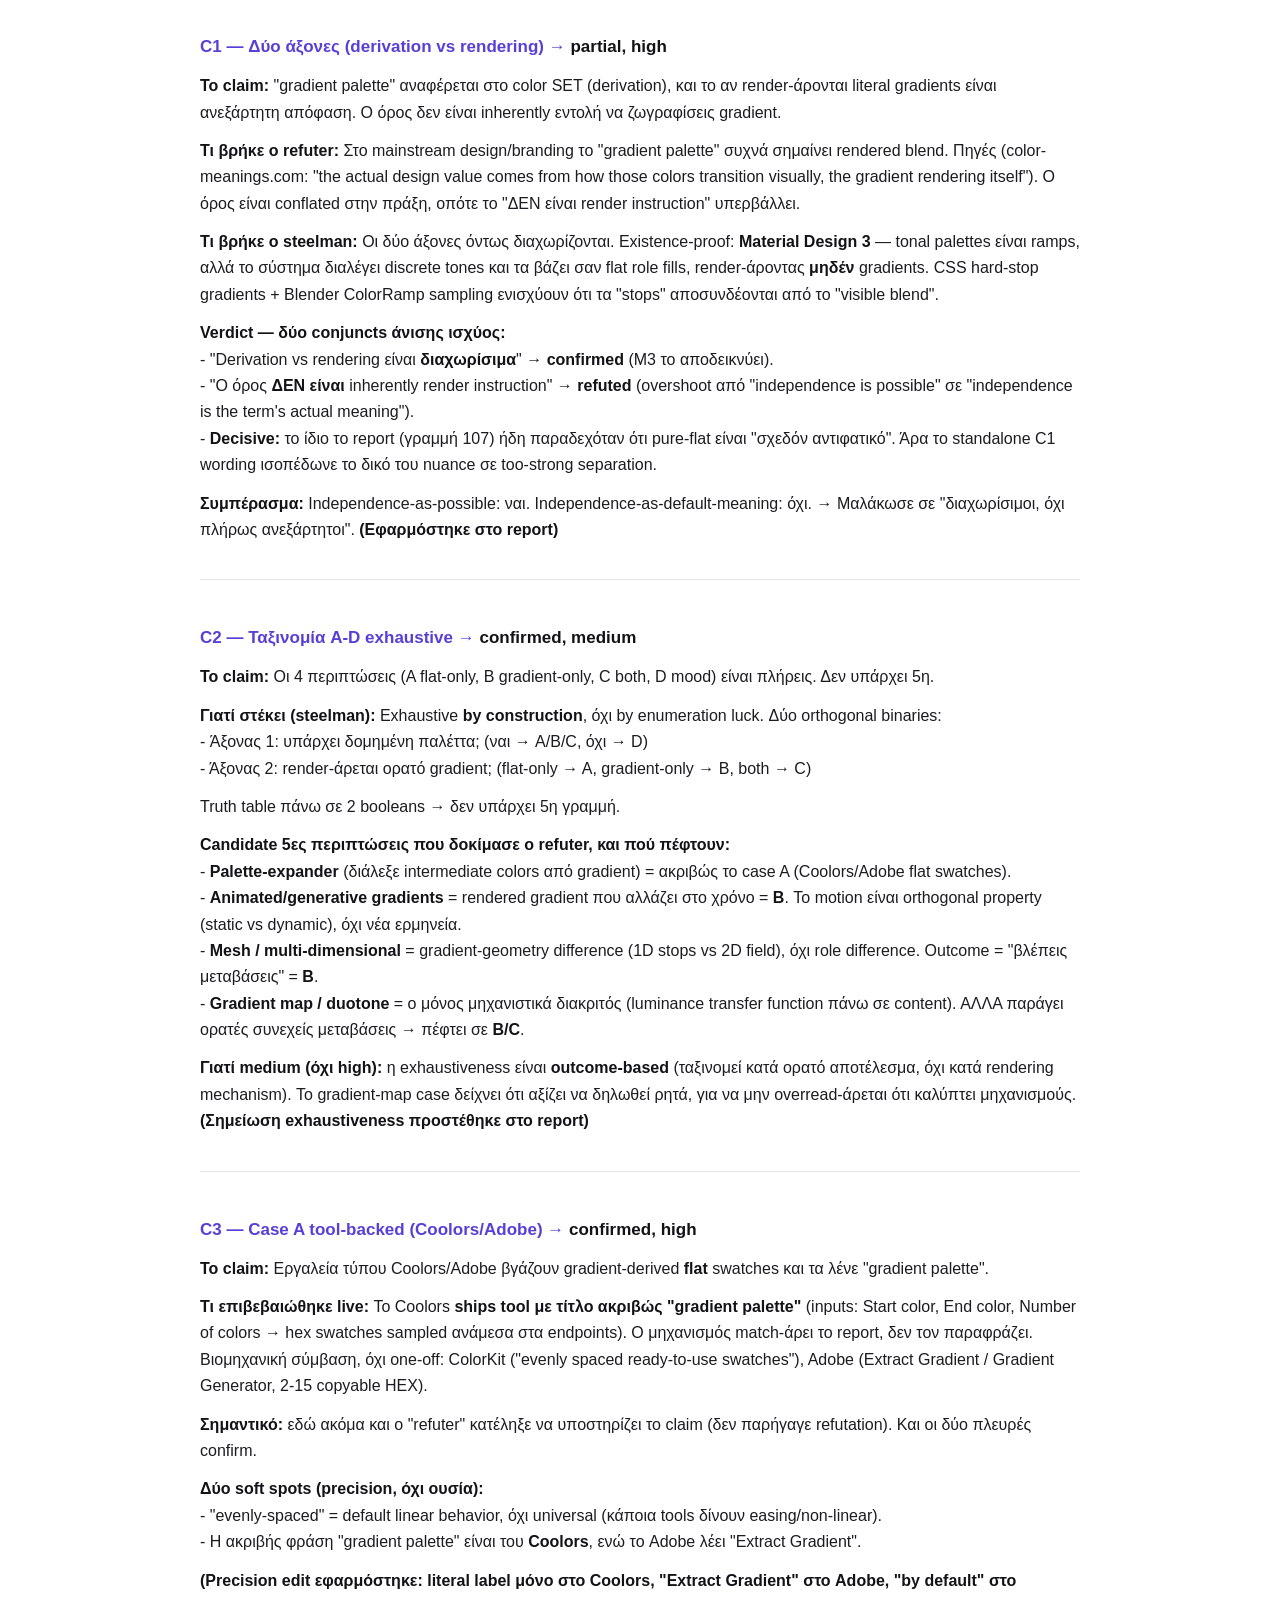
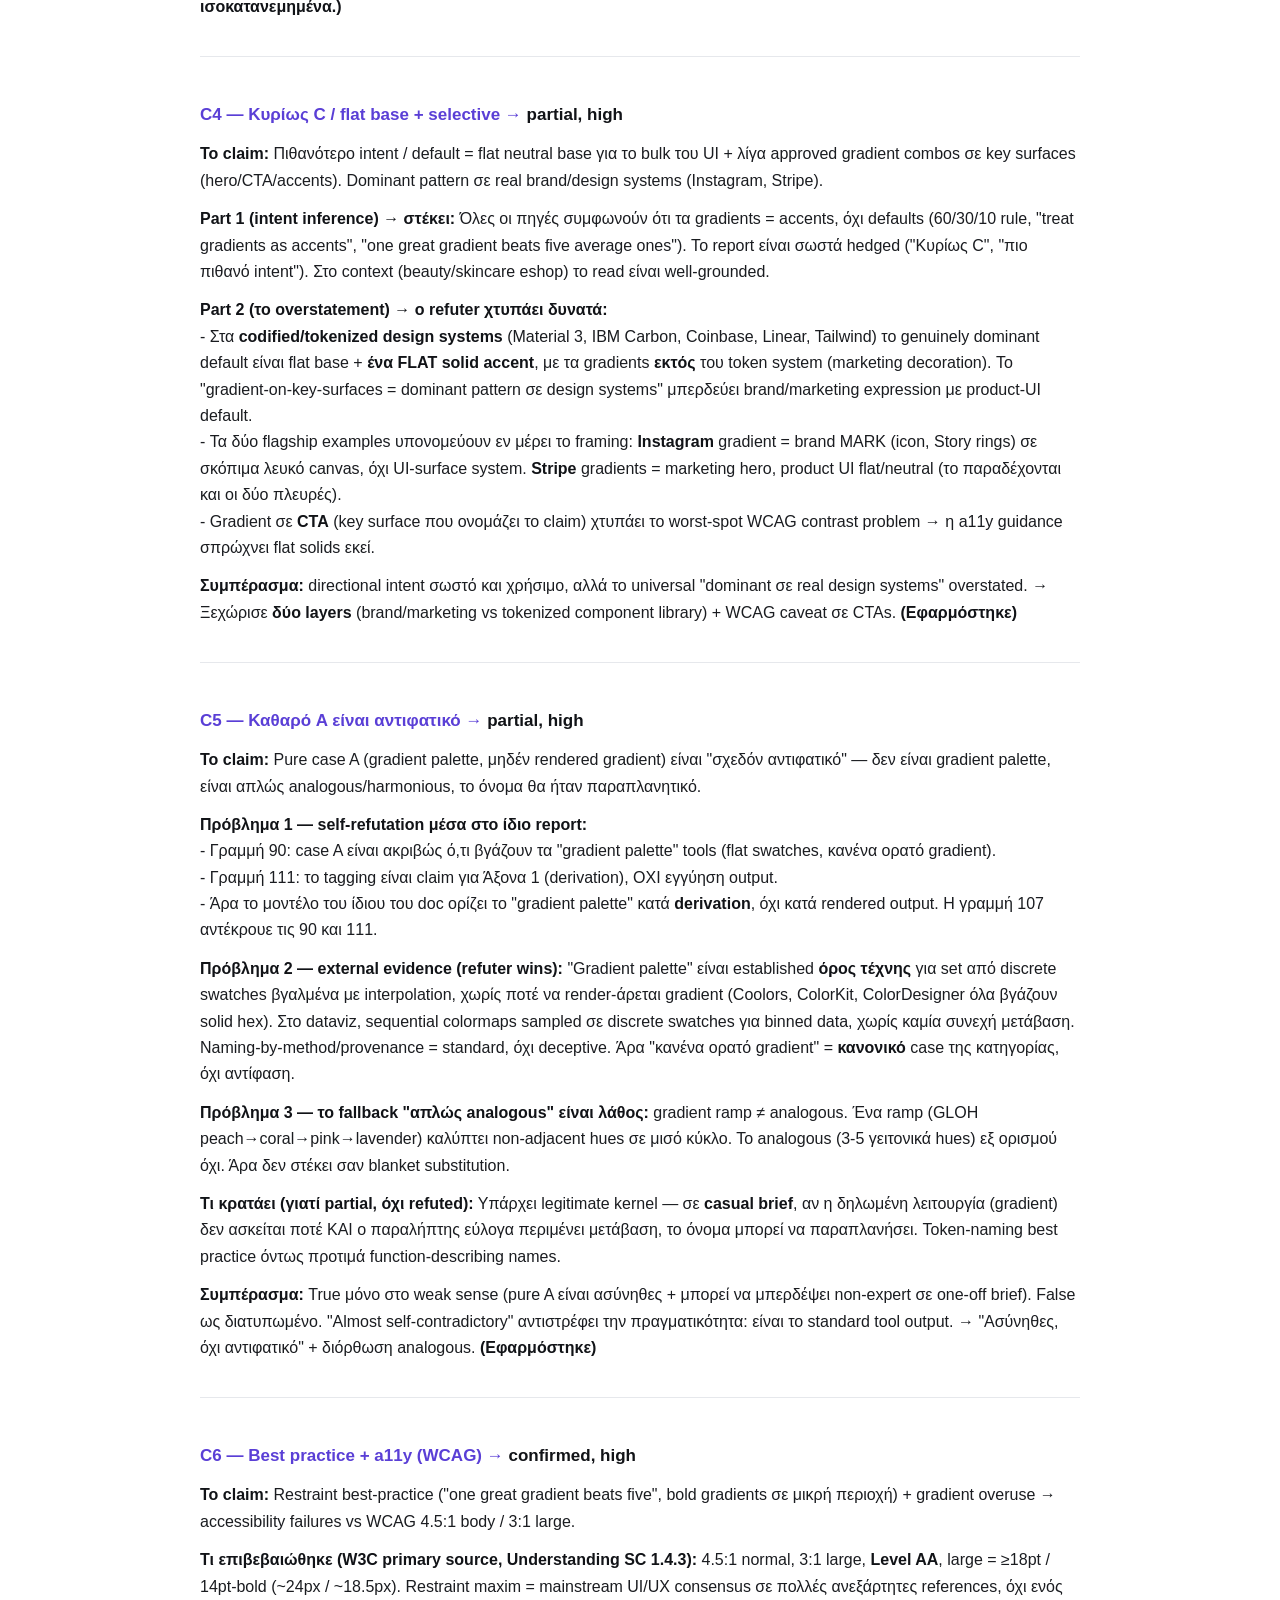
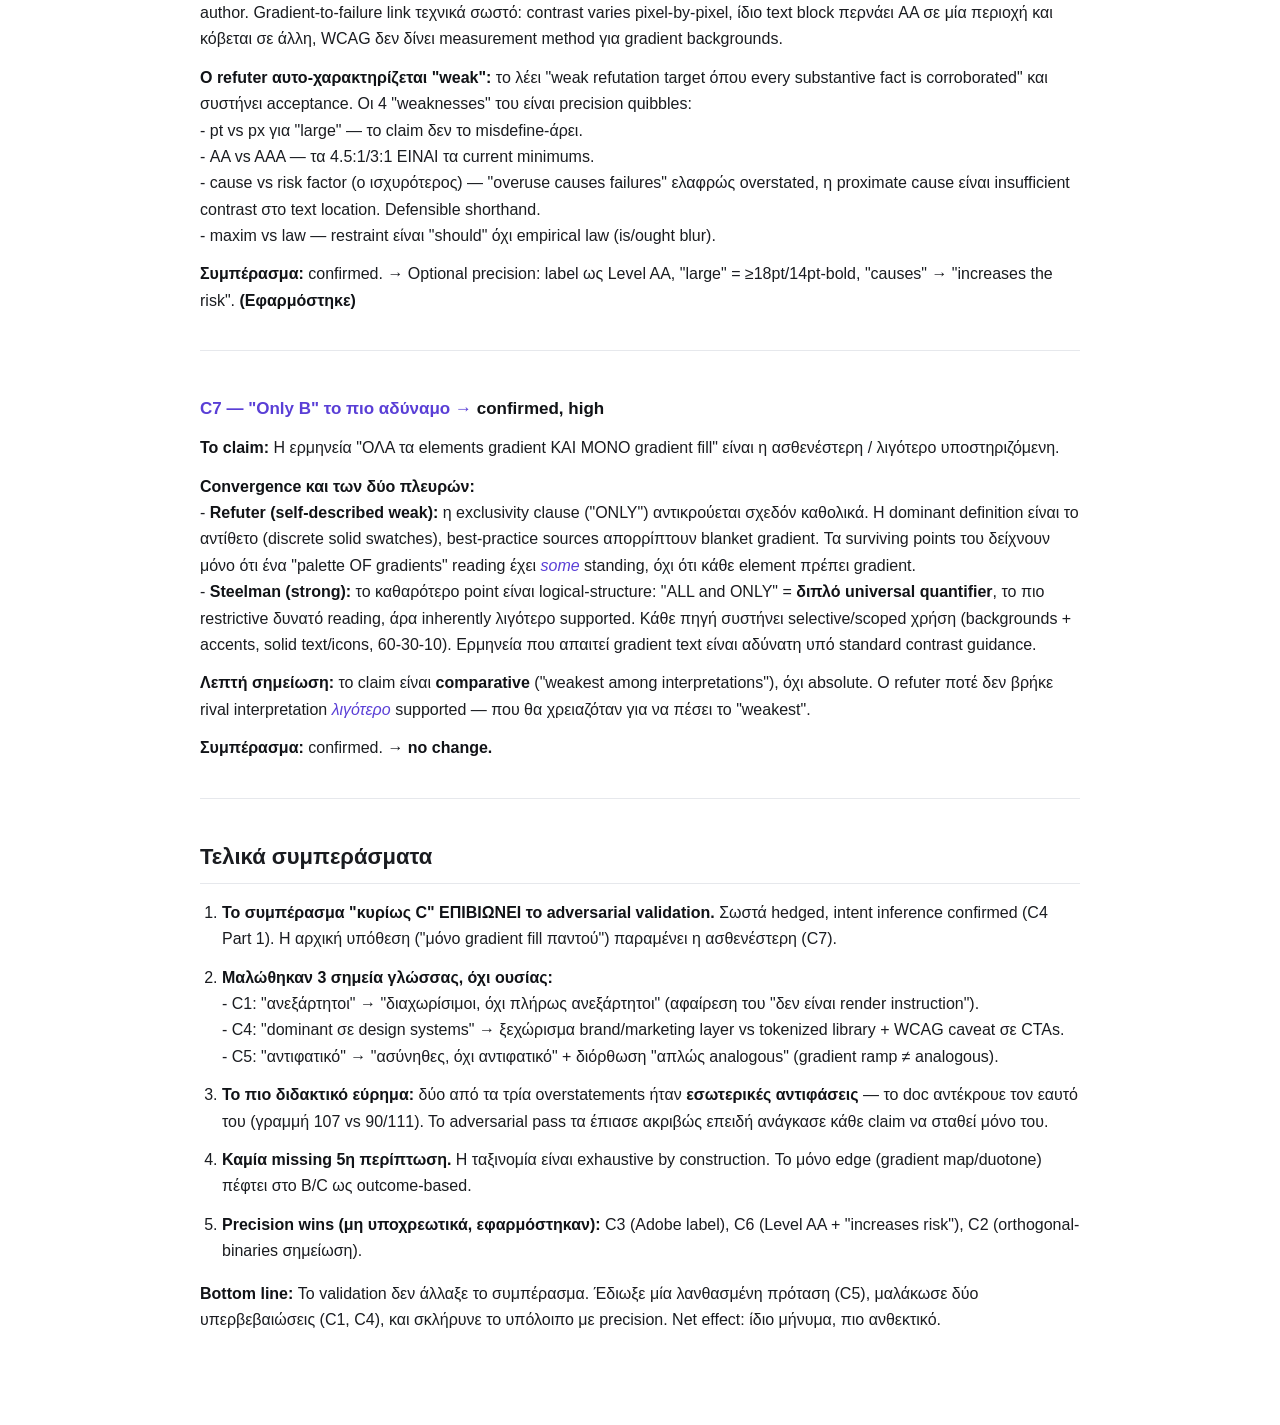
<file: reports/2026-06-24-gradient-palettes-section4-validation.html>
<!DOCTYPE html><html lang="el"><head><meta charset="utf-8"><meta name="viewport" content="width=device-width, initial-scale=1"><title>Validation — Section 4</title><style>
  :root {--bg:#fff;--card:#fff;--text:#1a1c20;--muted:#6b7280;--accent:#6d4aff;--accent2:#e0489f;--border:#e6e8ec;--code-bg:#f5f5f8;}
  *{box-sizing:border-box;}
  body{margin:0;background:radial-gradient(1200px 600px at 80% -10%, #f3eeff 0%, transparent 60%), var(--bg);color:var(--text);font:16px/1.65 -apple-system,BlinkMacSystemFont,"Segoe UI",Roboto,Helvetica,Arial,sans-serif;padding:48px 20px 80px;}
  .wrap{max-width:880px;margin:0 auto;}
  .hero{border-radius:18px;padding:3px;background:linear-gradient(135deg,var(--accent) 0%,var(--accent2) 100%);margin-bottom:36px;}
  .hero-inner{background:var(--card);border-radius:15px;padding:28px 32px;}
  .tag{display:inline-block;font-size:12px;letter-spacing:.12em;text-transform:uppercase;color:var(--muted);margin-bottom:8px;}
  h1{font-size:30px;line-height:1.2;margin:0;background:linear-gradient(135deg,#6d4aff 0%,#9b5cff 50%,var(--accent2) 100%);-webkit-background-clip:text;background-clip:text;-webkit-text-fill-color:transparent;}
  h2{font-size:22px;margin:40px 0 14px;padding-bottom:8px;border-bottom:1px solid var(--border);}
  h3{font-size:17px;margin:28px 0 10px;color:#5a3fd6;padding-top:8px;}
  p{margin:12px 0;}
  ul,ol{padding-left:22px;} li{margin:6px 0;}
  a{color:#6d4aff;text-decoration:none;border-bottom:1px solid rgba(109,74,255,.3);word-break:break-word;}
  a:hover{border-bottom-color:var(--accent2);}
  strong{color:#111317;}
  em{color:#5a3fd6;font-style:italic;}
  code{background:var(--code-bg);padding:2px 6px;border-radius:5px;font:13.5px/1.5 "SF Mono",ui-monospace,Menlo,Consolas,monospace;color:#b3327f;}
  pre{background:var(--code-bg);border:1px solid var(--border);border-radius:10px;padding:16px 18px;overflow-x:auto;}
  pre code{background:none;padding:0;color:#234;}
  table{border-collapse:collapse;width:100%;margin:16px 0;font-size:14.5px;}
  th,td{border:1px solid var(--border);padding:8px 12px;text-align:left;vertical-align:top;}
  th{background:#faf8ff;}
  blockquote{border-left:3px solid var(--accent);margin:16px 0;padding:4px 16px;color:var(--muted);}
  .content > h1:first-child{display:none;}
  hr{border:none;border-top:1px solid var(--border);margin:36px 0;}
  .meta{color:var(--muted);font-size:13px;margin-top:10px;}
</style></head>
<body><div class="wrap"><div class="hero"><div class="hero-inner"><span class="tag">Validation · 2026-06-24</span><h1>Validation — Section 4</h1><div class="meta">Adversarial: refuter + steelman + judge · 22 agents · ~135 web calls · 7 claims</div></div></div><div class="content"><h1>Validation — Section 4 (Gradient Palettes)</h1>
<p>Adversarial validation των 7 claims του Section 4 ("Τι σημαίνει ο designer προτείνει gradient για το ίδιο το design"). Στόχος: όχι "ξανακάνε research" (που θα re-confirm-άρει), αλλά <strong>stress-test</strong>.</p>
<h2>Context (αν δεν έχεις διαβάσει το αρχικό report)</h2>
<p>Το αρχικό research report απαντά: όταν ένας designer σε ένα brief προτείνει "gradient παλέττα", τι σημαίνει αυτό <strong>για το ίδιο το design</strong>; Όπου "παλέττα" = μια λίστα από hex χρώματα, και το brief έχει style-tags (warm, cold, bright, dark, pastel, vintage, monochromatic, <strong>gradient</strong>).</p>
<p>Το <strong>Section 4</strong> του report κατέληξε σε <strong>4 πιθανές περιπτώσεις</strong> για το τι εννοεί ο designer. Το κλειδί που τις ξεχωρίζει: το "gradient palette" περιγράφει <strong>πώς προέκυψε η παλέττα</strong> (color set), που είναι <strong>διαφορετικό πράγμα</strong> από το <strong>πώς ζωγραφίζεται το design</strong> (flat vs πραγματικό gradient fill). Για παράδειγμα, μια παλέττα GLOH: <code>#FFD9C0 → #FF9E7A → #FF7AA8 → #C98BD6 → #A99BE0</code> (peach → coral → pink → lavender).</p>
<p><strong>A — Gradient-derived παλέττα, flat χρήση</strong><br />
Η παλέττα έχει φτιαχτεί σαν ramp (τα 5 hex είναι sampled κατά μήκος ενός smooth fade, γι' αυτό δένουν αρμονικά), αλλά στο design τα χρώματα μπαίνουν σαν <strong>solid fills</strong>: peach background, coral button, lavender badge. Το "gradient" είναι μόνο η <strong>λογική/πηγή</strong> της παλέττας, αόρατο στο τελικό. Αυτό ακριβώς βγάζουν εργαλεία τύπου Coolors ("gradient palette" tool): ισοκατανεμημένα flat swatches από ένα fade.<br />
→ <strong>Outcome:</strong> harmonious flat design, <strong>κανένα ορατό gradient.</strong></p>
<p><strong>B — Πραγματικό gradient fill μέσα στο design</strong><br />
Τα ίδια 5 hex γίνονται <strong>color stops</strong> και render-άρονται σαν συνεχείς μεταβάσεις: hero background peach→lavender, CTA coral→pink, image overlays. Εδώ το gradient <strong>φαίνεται</strong> στο μάτι.<br />
→ <strong>Outcome:</strong> ορατά gradients στις key surfaces.</p>
<p><strong>C — Και τα δύο</strong> (το ρεαλιστικό default σε brand/marketing expression)<br />
Η ίδια παλέττα παίζει <strong>διπλό ρόλο</strong>: base flat χρώματα για το γενικό UI (text, cards, states, neutral surfaces) <strong>+</strong> 2-3 approved gradient combos από τα ίδια hex για hero/CTA/accents. Δηλαδή flat παντού, gradient επιλεκτικά σε λίγα focal σημεία. Αυτό κάνουν Instagram (gradient brand mark σε λευκό canvas) και Stripe (gradient marketing hero, flat product UI).<br />
→ <strong>Outcome:</strong> flat neutral βάση + επιλεκτικά πραγματικά gradients.</p>
<p><strong>D — "gradient" σαν mood/αισθητική, όχι σαν δομή παλέττας</strong><br />
Ο designer δεν περιγράφει συγκεκριμένη παλέττα. Λέει "θέλω gradient αισθητική" = soft, blended, atmospheric, glow vibe. Αφήνει ανοιχτό <strong>και</strong> ποια χρώματα <strong>και</strong> πού/πώς μπαίνουν. Το "gradient" λειτουργεί σαν <strong>επίθετο πάνω σε όλη την οπτική γλώσσα</strong>, όχι σαν spec.<br />
→ <strong>Outcome:</strong> κατεύθυνση style, όχι συγκεκριμένο σύστημα χρωμάτων.</p>
<p>Το Section 4 συμπέρανε: <strong>κυρίως C</strong> (το πιθανότερο intent), με το "μόνο gradient fill παντού" (ακραίο B) να είναι η <strong>λιγότερο σωστή</strong> ερμηνεία.</p>
<p>Αυτό το doc <strong>validate-άρει</strong> εκείνο το συμπέρασμα. Έσπασα το Section 4 σε 7 διακριτά, ελέγξιμα claims (C1-C7) και τα πέρασα adversarial.</p>
<h2>Τα 7 claims που ελέγχθηκαν</h2>
<ul>
<li><strong>C1 — Δύο άξονες:</strong> το "gradient palette" περιγράφει το <strong>color set</strong> (πώς προέκυψε η παλέττα), και το αν μπαίνει πραγματικό gradient στο design είναι <strong>ξεχωριστή</strong> απόφαση. Ο όρος δεν είναι από μόνος του εντολή να ζωγραφίσεις gradient.</li>
<li><strong>C2 — Πληρότητα:</strong> οι 4 περιπτώσεις A/B/C/D είναι <strong>εξαντλητικές</strong>. Δεν υπάρχει 5η.</li>
<li><strong>C3 — Το case A είναι πραγματικό:</strong> εργαλεία (Coolors/Adobe) όντως βγάζουν gradient-derived <strong>flat</strong> swatches και τα λένε "gradient palette".</li>
<li><strong>C4 — Κυρίως C:</strong> το πιθανότερο intent είναι flat βάση + λίγα gradients σε key surfaces, και αυτό είναι το dominant pattern σε πραγματικά brand systems (Instagram, Stripe).</li>
<li><strong>C5 — Καθαρό A είναι αντιφατικό:</strong> αν δεν εμφανίζεται <strong>ποτέ</strong> gradient, δεν είναι "gradient palette", είναι απλώς αρμονική παλέττα, και το όνομα παραπλανά.</li>
<li><strong>C6 — Best practice + accessibility:</strong> restraint ("ένα καλό gradient &gt; πέντε μέτρια", bold gradients σε μικρή περιοχή) + overuse → WCAG contrast failures (4.5:1 body, 3:1 large).</li>
<li><strong>C7 — "Only B" το πιο αδύναμο:</strong> η ερμηνεία "ΟΛΑ τα elements gradient ΚΑΙ ΜΟΝΟ gradient" είναι η ασθενέστερη.</li>
</ul>
<h2>Μεθοδολογία</h2>
<p>Κάθε claim πέρασε από 3 ανεξάρτητους agents (22 agents συνολικά, ~135 web tool calls):</p>
<ol>
<li><strong>Refuter</strong> — εντολή να <strong>καταρρίψει</strong> το claim. Ψάχνει holes, overstatements, context-dependence. Default: βρες λάθος.</li>
<li><strong>Steelman</strong> — εντολή να χτίσει την <strong>ισχυρότερη</strong> evidence-backed υπεράσπιση.</li>
<li><strong>Judge</strong> — ζυγίζει τις δύο πλευρές, βγάζει verdict (confirmed / partial / refuted / contested) + confidence + concrete edit.</li>
</ol>
<p>Γιατί έτσι: ένας μόνος researcher τείνει να επιβεβαιώσει ό,τι ήδη γράφτηκε. Το refuter-first design αναγκάζει κάθε claim να αντέξει επίθεση πριν περάσει.</p>
<h2>Σύνοψη ευρημάτων</h2>
<ul>
<li><strong>4/7 confirmed</strong> (C2, C3, C6, C7), <strong>3/7 partial</strong> (C1, C4, C5). <strong>Κανένα refuted.</strong></li>
<li><strong>Το core συμπέρασμα "κυρίως C" ΕΠΙΒΙΩΝΕΙ.</strong> Η κατεύθυνση (flat base + selective gradients ως πιθανότερο intent) στέκει σε όλες τις πηγές. Αυτό που έπεσε δεν ήταν η ουσία, αλλά η <strong>υπερβολική γλώσσα</strong> γύρω της.</li>
<li><strong>Δύο επαναλαμβανόμενα overstatements</strong>, και τα δύο εντοπίστηκαν ως <strong>εσωτερικές αντιφάσεις</strong> του ίδιου του doc (το report αντέκρουε τον εαυτό του):</li>
<li>C1: "δύο <strong>ανεξάρτητοι</strong> άξονες" ενώ αλλού το doc έλεγε ότι το pure-flat είναι "σχεδόν αντιφατικό" → άρα όχι ανεξάρτητοι.</li>
<li>C5: "καθαρό A είναι <strong>αντιφατικό</strong>" ενώ αλλού το doc έλεγε ότι το A είναι ακριβώς το output των gradient-palette tools → άρα όχι αντιφατικό.</li>
<li><strong>Καμία 5η περίπτωση δεν επιβίωσε.</strong> Η ταξινομία A-D είναι exhaustive by construction (δύο orthogonal binaries). Όλα τα candidates (gradient maps, duotone, animated, mesh) διπλώνουν στο B ή C ως <strong>ορατό outcome</strong>.</li>
</ul>
<h2>Πίνακας verdicts</h2>
<table>
<thead>
<tr>
<th>Claim</th>
<th>Verdict</th>
<th>Confidence</th>
<th>Τι σημαίνει σε μία γραμμή</th>
</tr>
</thead>
<tbody>
<tr>
<td><strong>C1</strong> — δύο άξονες (derivation vs rendering)</td>
<td>partial</td>
<td>high</td>
<td>Διαχωρίσιμοι ναι, πλήρως ανεξάρτητοι όχι. Το "δεν είναι render instruction" overshoot.</td>
</tr>
<tr>
<td><strong>C2</strong> — ταξινομία A-D exhaustive</td>
<td>confirmed</td>
<td>medium</td>
<td>Exhaustive by construction. Καμία 5η περίπτωση, αλλά outcome-based (να δηλωθεί).</td>
</tr>
<tr>
<td><strong>C3</strong> — Case A tool-backed (Coolors/Adobe)</td>
<td>confirmed</td>
<td>high</td>
<td>Επιβεβαιωμένο live στο Coolors. Μικρό nit στο Adobe label.</td>
</tr>
<tr>
<td><strong>C4</strong> — κυρίως C / flat base + selective</td>
<td>partial</td>
<td>high</td>
<td>Intent σωστό. "Dominant pattern σε design systems" overstated.</td>
</tr>
<tr>
<td><strong>C5</strong> — καθαρό A είναι αντιφατικό</td>
<td>partial</td>
<td>high</td>
<td>Λάθος ως διατύπωση. Είναι το κανονικό output της κατηγορίας, όχι αντίφαση.</td>
</tr>
<tr>
<td><strong>C6</strong> — best practice + a11y (WCAG)</td>
<td>confirmed</td>
<td>high</td>
<td>Αριθμοί WCAG σωστοί, restraint maxim = consensus.</td>
</tr>
<tr>
<td><strong>C7</strong> — "only B" το πιο αδύναμο</td>
<td>confirmed</td>
<td>high</td>
<td>"ALL-AND-ONLY" διπλό universal quantifier, inherently ασθενέστερο reading.</td>
</tr>
</tbody>
</table>
<hr />
<h2>Αναλυτικά ανά claim</h2>
<h3>C1 — Δύο άξονες (derivation vs rendering) → <strong>partial, high</strong></h3>
<p><strong>Το claim:</strong> "gradient palette" αναφέρεται στο color SET (derivation), και το αν render-άρονται literal gradients είναι ανεξάρτητη απόφαση. Ο όρος δεν είναι inherently εντολή να ζωγραφίσεις gradient.</p>
<p><strong>Τι βρήκε ο refuter:</strong> Στο mainstream design/branding το "gradient palette" συχνά σημαίνει rendered blend. Πηγές (color-meanings.com: "the actual design value comes from how those colors transition visually, the gradient rendering itself"). Ο όρος είναι conflated στην πράξη, οπότε το "ΔΕΝ είναι render instruction" υπερβάλλει.</p>
<p><strong>Τι βρήκε ο steelman:</strong> Οι δύο άξονες όντως διαχωρίζονται. Existence-proof: <strong>Material Design 3</strong> — tonal palettes είναι ramps, αλλά το σύστημα διαλέγει discrete tones και τα βάζει σαν flat role fills, render-άροντας <strong>μηδέν</strong> gradients. CSS hard-stop gradients + Blender ColorRamp sampling ενισχύουν ότι τα "stops" αποσυνδέονται από το "visible blend".</p>
<p><strong>Verdict — δύο conjuncts άνισης ισχύος:</strong><br />
- "Derivation vs rendering είναι <strong>διαχωρίσιμα</strong>" → <strong>confirmed</strong> (M3 το αποδεικνύει).<br />
- "Ο όρος <strong>ΔΕΝ είναι</strong> inherently render instruction" → <strong>refuted</strong> (overshoot από "independence is possible" σε "independence is the term's actual meaning").<br />
- <strong>Decisive:</strong> το ίδιο το report (γραμμή 107) ήδη παραδεχόταν ότι pure-flat είναι "σχεδόν αντιφατικό". Άρα το standalone C1 wording ισοπέδωνε το δικό του nuance σε too-strong separation.</p>
<p><strong>Συμπέρασμα:</strong> Independence-as-possible: ναι. Independence-as-default-meaning: όχι. → Μαλάκωσε σε "διαχωρίσιμοι, όχι πλήρως ανεξάρτητοι". <strong>(Εφαρμόστηκε στο report)</strong></p>
<hr />
<h3>C2 — Ταξινομία A-D exhaustive → <strong>confirmed, medium</strong></h3>
<p><strong>Το claim:</strong> Οι 4 περιπτώσεις (A flat-only, B gradient-only, C both, D mood) είναι πλήρεις. Δεν υπάρχει 5η.</p>
<p><strong>Γιατί στέκει (steelman):</strong> Exhaustive <strong>by construction</strong>, όχι by enumeration luck. Δύο orthogonal binaries:<br />
- Άξονας 1: υπάρχει δομημένη παλέττα; (ναι → A/B/C, όχι → D)<br />
- Άξονας 2: render-άρεται ορατό gradient; (flat-only → A, gradient-only → B, both → C)</p>
<p>Truth table πάνω σε 2 booleans → δεν υπάρχει 5η γραμμή.</p>
<p><strong>Candidate 5ες περιπτώσεις που δοκίμασε ο refuter, και πού πέφτουν:</strong><br />
- <strong>Palette-expander</strong> (διάλεξε intermediate colors από gradient) = ακριβώς το case A (Coolors/Adobe flat swatches).<br />
- <strong>Animated/generative gradients</strong> = rendered gradient που αλλάζει στο χρόνο = <strong>B</strong>. Το motion είναι orthogonal property (static vs dynamic), όχι νέα ερμηνεία.<br />
- <strong>Mesh / multi-dimensional</strong> = gradient-geometry difference (1D stops vs 2D field), όχι role difference. Outcome = "βλέπεις μεταβάσεις" = <strong>B</strong>.<br />
- <strong>Gradient map / duotone</strong> = ο μόνος μηχανιστικά διακριτός (luminance transfer function πάνω σε content). ΑΛΛΑ παράγει ορατές συνεχείς μεταβάσεις → πέφτει σε <strong>B/C</strong>.</p>
<p><strong>Γιατί medium (όχι high):</strong> η exhaustiveness είναι <strong>outcome-based</strong> (ταξινομεί κατά ορατό αποτέλεσμα, όχι κατά rendering mechanism). Το gradient-map case δείχνει ότι αξίζει να δηλωθεί ρητά, για να μην overread-άρεται ότι καλύπτει μηχανισμούς. <strong>(Σημείωση exhaustiveness προστέθηκε στο report)</strong></p>
<hr />
<h3>C3 — Case A tool-backed (Coolors/Adobe) → <strong>confirmed, high</strong></h3>
<p><strong>Το claim:</strong> Εργαλεία τύπου Coolors/Adobe βγάζουν gradient-derived <strong>flat</strong> swatches και τα λένε "gradient palette".</p>
<p><strong>Τι επιβεβαιώθηκε live:</strong> Το Coolors <strong>ships tool με τίτλο ακριβώς "gradient palette"</strong> (inputs: Start color, End color, Number of colors → hex swatches sampled ανάμεσα στα endpoints). Ο μηχανισμός match-άρει το report, δεν τον παραφράζει. Βιομηχανική σύμβαση, όχι one-off: ColorKit ("evenly spaced ready-to-use swatches"), Adobe (Extract Gradient / Gradient Generator, 2-15 copyable HEX).</p>
<p><strong>Σημαντικό:</strong> εδώ ακόμα και ο "refuter" κατέληξε να υποστηρίζει το claim (δεν παρήγαγε refutation). Και οι δύο πλευρές confirm.</p>
<p><strong>Δύο soft spots (precision, όχι ουσία):</strong><br />
- "evenly-spaced" = default linear behavior, όχι universal (κάποια tools δίνουν easing/non-linear).<br />
- Η ακριβής φράση "gradient palette" είναι του <strong>Coolors</strong>, ενώ το Adobe λέει "Extract Gradient".</p>
<p><strong>(Precision edit εφαρμόστηκε: literal label μόνο στο Coolors, "Extract Gradient" στο Adobe, "by default" στο ισοκατανεμημένα.)</strong></p>
<hr />
<h3>C4 — Κυρίως C / flat base + selective → <strong>partial, high</strong></h3>
<p><strong>Το claim:</strong> Πιθανότερο intent / default = flat neutral base για το bulk του UI + λίγα approved gradient combos σε key surfaces (hero/CTA/accents). Dominant pattern σε real brand/design systems (Instagram, Stripe).</p>
<p><strong>Part 1 (intent inference) → στέκει:</strong> Όλες οι πηγές συμφωνούν ότι τα gradients = accents, όχι defaults (60/30/10 rule, "treat gradients as accents", "one great gradient beats five average ones"). Το report είναι σωστά hedged ("Κυρίως C", "πιο πιθανό intent"). Στο context (beauty/skincare eshop) το read είναι well-grounded.</p>
<p><strong>Part 2 (το overstatement) → ο refuter χτυπάει δυνατά:</strong><br />
- Στα <strong>codified/tokenized design systems</strong> (Material 3, IBM Carbon, Coinbase, Linear, Tailwind) το genuinely dominant default είναι flat base + <strong>ένα FLAT solid accent</strong>, με τα gradients <strong>εκτός</strong> του token system (marketing decoration). Το "gradient-on-key-surfaces = dominant pattern σε design systems" μπερδεύει brand/marketing expression με product-UI default.<br />
- Τα δύο flagship examples υπονομεύουν εν μέρει το framing: <strong>Instagram</strong> gradient = brand MARK (icon, Story rings) σε σκόπιμα λευκό canvas, όχι UI-surface system. <strong>Stripe</strong> gradients = marketing hero, product UI flat/neutral (το παραδέχονται και οι δύο πλευρές).<br />
- Gradient σε <strong>CTA</strong> (key surface που ονομάζει το claim) χτυπάει το worst-spot WCAG contrast problem → η a11y guidance σπρώχνει flat solids εκεί.</p>
<p><strong>Συμπέρασμα:</strong> directional intent σωστό και χρήσιμο, αλλά το universal "dominant σε real design systems" overstated. → Ξεχώρισε <strong>δύο layers</strong> (brand/marketing vs tokenized component library) + WCAG caveat σε CTAs. <strong>(Εφαρμόστηκε)</strong></p>
<hr />
<h3>C5 — Καθαρό A είναι αντιφατικό → <strong>partial, high</strong></h3>
<p><strong>Το claim:</strong> Pure case A (gradient palette, μηδέν rendered gradient) είναι "σχεδόν αντιφατικό" — δεν είναι gradient palette, είναι απλώς analogous/harmonious, το όνομα θα ήταν παραπλανητικό.</p>
<p><strong>Πρόβλημα 1 — self-refutation μέσα στο ίδιο report:</strong><br />
- Γραμμή 90: case A είναι ακριβώς ό,τι βγάζουν τα "gradient palette" tools (flat swatches, κανένα ορατό gradient).<br />
- Γραμμή 111: το tagging είναι claim για Άξονα 1 (derivation), ΟΧΙ εγγύηση output.<br />
- Άρα το μοντέλο του ίδιου του doc ορίζει το "gradient palette" κατά <strong>derivation</strong>, όχι κατά rendered output. Η γραμμή 107 αντέκρουε τις 90 και 111.</p>
<p><strong>Πρόβλημα 2 — external evidence (refuter wins):</strong> "Gradient palette" είναι established <strong>όρος τέχνης</strong> για set από discrete swatches βγαλμένα με interpolation, χωρίς ποτέ να render-άρεται gradient (Coolors, ColorKit, ColorDesigner όλα βγάζουν solid hex). Στο dataviz, sequential colormaps sampled σε discrete swatches για binned data, χωρίς καμία συνεχή μετάβαση. Naming-by-method/provenance = standard, όχι deceptive. Άρα "κανένα ορατό gradient" = <strong>κανονικό</strong> case της κατηγορίας, όχι αντίφαση.</p>
<p><strong>Πρόβλημα 3 — το fallback "απλώς analogous" είναι λάθος:</strong> gradient ramp ≠ analogous. Ένα ramp (GLOH peach→coral→pink→lavender) καλύπτει non-adjacent hues σε μισό κύκλο. Το analogous (3-5 γειτονικά hues) εξ ορισμού όχι. Άρα δεν στέκει σαν blanket substitution.</p>
<p><strong>Τι κρατάει (γιατί partial, όχι refuted):</strong> Υπάρχει legitimate kernel — σε <strong>casual brief</strong>, αν η δηλωμένη λειτουργία (gradient) δεν ασκείται ποτέ ΚΑΙ ο παραλήπτης εύλογα περιμένει μετάβαση, το όνομα μπορεί να παραπλανήσει. Token-naming best practice όντως προτιμά function-describing names.</p>
<p><strong>Συμπέρασμα:</strong> True μόνο στο weak sense (pure A είναι ασύνηθες + μπορεί να μπερδέψει non-expert σε one-off brief). False ως διατυπωμένο. "Almost self-contradictory" αντιστρέφει την πραγματικότητα: είναι το standard tool output. → "Ασύνηθες, όχι αντιφατικό" + διόρθωση analogous. <strong>(Εφαρμόστηκε)</strong></p>
<hr />
<h3>C6 — Best practice + a11y (WCAG) → <strong>confirmed, high</strong></h3>
<p><strong>Το claim:</strong> Restraint best-practice ("one great gradient beats five", bold gradients σε μικρή περιοχή) + gradient overuse → accessibility failures vs WCAG 4.5:1 body / 3:1 large.</p>
<p><strong>Τι επιβεβαιώθηκε (W3C primary source, Understanding SC 1.4.3):</strong> 4.5:1 normal, 3:1 large, <strong>Level AA</strong>, large = ≥18pt / 14pt-bold (~24px / ~18.5px). Restraint maxim = mainstream UI/UX consensus σε πολλές ανεξάρτητες references, όχι ενός author. Gradient-to-failure link τεχνικά σωστό: contrast varies pixel-by-pixel, ίδιο text block περνάει AA σε μία περιοχή και κόβεται σε άλλη, WCAG δεν δίνει measurement method για gradient backgrounds.</p>
<p><strong>Ο refuter αυτο-χαρακτηρίζεται "weak":</strong> το λέει "weak refutation target όπου every substantive fact is corroborated" και συστήνει acceptance. Οι 4 "weaknesses" του είναι precision quibbles:<br />
- pt vs px για "large" — το claim δεν το misdefine-άρει.<br />
- AA vs AAA — τα 4.5:1/3:1 ΕΙΝΑΙ τα current minimums.<br />
- cause vs risk factor (ο ισχυρότερος) — "overuse causes failures" ελαφρώς overstated, η proximate cause είναι insufficient contrast στο text location. Defensible shorthand.<br />
- maxim vs law — restraint είναι "should" όχι empirical law (is/ought blur).</p>
<p><strong>Συμπέρασμα:</strong> confirmed. → Optional precision: label ως Level AA, "large" = ≥18pt/14pt-bold, "causes" → "increases the risk". <strong>(Εφαρμόστηκε)</strong></p>
<hr />
<h3>C7 — "Only B" το πιο αδύναμο → <strong>confirmed, high</strong></h3>
<p><strong>Το claim:</strong> Η ερμηνεία "ΟΛΑ τα elements gradient ΚΑΙ ΜΟΝΟ gradient fill" είναι η ασθενέστερη / λιγότερο υποστηριζόμενη.</p>
<p><strong>Convergence και των δύο πλευρών:</strong><br />
- <strong>Refuter (self-described weak):</strong> η exclusivity clause ("ONLY") αντικρούεται σχεδόν καθολικά. Η dominant definition είναι το αντίθετο (discrete solid swatches), best-practice sources απορρίπτουν blanket gradient. Τα surviving points του δείχνουν μόνο ότι ένα "palette OF gradients" reading έχει <em>some</em> standing, όχι ότι κάθε element πρέπει gradient.<br />
- <strong>Steelman (strong):</strong> το καθαρότερο point είναι logical-structure: "ALL and ONLY" = <strong>διπλό universal quantifier</strong>, το πιο restrictive δυνατό reading, άρα inherently λιγότερο supported. Κάθε πηγή συστήνει selective/scoped χρήση (backgrounds + accents, solid text/icons, 60-30-10). Ερμηνεία που απαιτεί gradient text είναι αδύνατη υπό standard contrast guidance.</p>
<p><strong>Λεπτή σημείωση:</strong> το claim είναι <strong>comparative</strong> ("weakest among interpretations"), όχι absolute. Ο refuter ποτέ δεν βρήκε rival interpretation <em>λιγότερο</em> supported — που θα χρειαζόταν για να πέσει το "weakest".</p>
<p><strong>Συμπέρασμα:</strong> confirmed. → <strong>no change.</strong></p>
<hr />
<h2>Τελικά συμπεράσματα</h2>
<ol>
<li>
<p><strong>Το συμπέρασμα "κυρίως C" ΕΠΙΒΙΩΝΕΙ το adversarial validation.</strong> Σωστά hedged, intent inference confirmed (C4 Part 1). Η αρχική υπόθεση ("μόνο gradient fill παντού") παραμένει η ασθενέστερη (C7).</p>
</li>
<li>
<p><strong>Μαλώθηκαν 3 σημεία γλώσσας, όχι ουσίας:</strong><br />
   - C1: "ανεξάρτητοι" → "διαχωρίσιμοι, όχι πλήρως ανεξάρτητοι" (αφαίρεση του "δεν είναι render instruction").<br />
   - C4: "dominant σε design systems" → ξεχώρισμα brand/marketing layer vs tokenized library + WCAG caveat σε CTAs.<br />
   - C5: "αντιφατικό" → "ασύνηθες, όχι αντιφατικό" + διόρθωση "απλώς analogous" (gradient ramp ≠ analogous).</p>
</li>
<li>
<p><strong>Το πιο διδακτικό εύρημα:</strong> δύο από τα τρία overstatements ήταν <strong>εσωτερικές αντιφάσεις</strong> — το doc αντέκρουε τον εαυτό του (γραμμή 107 vs 90/111). Το adversarial pass τα έπιασε ακριβώς επειδή ανάγκασε κάθε claim να σταθεί μόνο του.</p>
</li>
<li>
<p><strong>Καμία missing 5η περίπτωση.</strong> Η ταξινομία είναι exhaustive by construction. Το μόνο edge (gradient map/duotone) πέφτει στο B/C ως outcome-based.</p>
</li>
<li>
<p><strong>Precision wins (μη υποχρεωτικά, εφαρμόστηκαν):</strong> C3 (Adobe label), C6 (Level AA + "increases risk"), C2 (orthogonal-binaries σημείωση).</p>
</li>
</ol>
<p><strong>Bottom line:</strong> Το validation δεν άλλαξε το συμπέρασμα. Έδιωξε μία λανθασμένη πρόταση (C5), μαλάκωσε δύο υπερβεβαιώσεις (C1, C4), και σκλήρυνε το υπόλοιπο με precision. Net effect: ίδιο μήνυμα, πιο ανθεκτικό.</p></div></div></body></html>
</file>
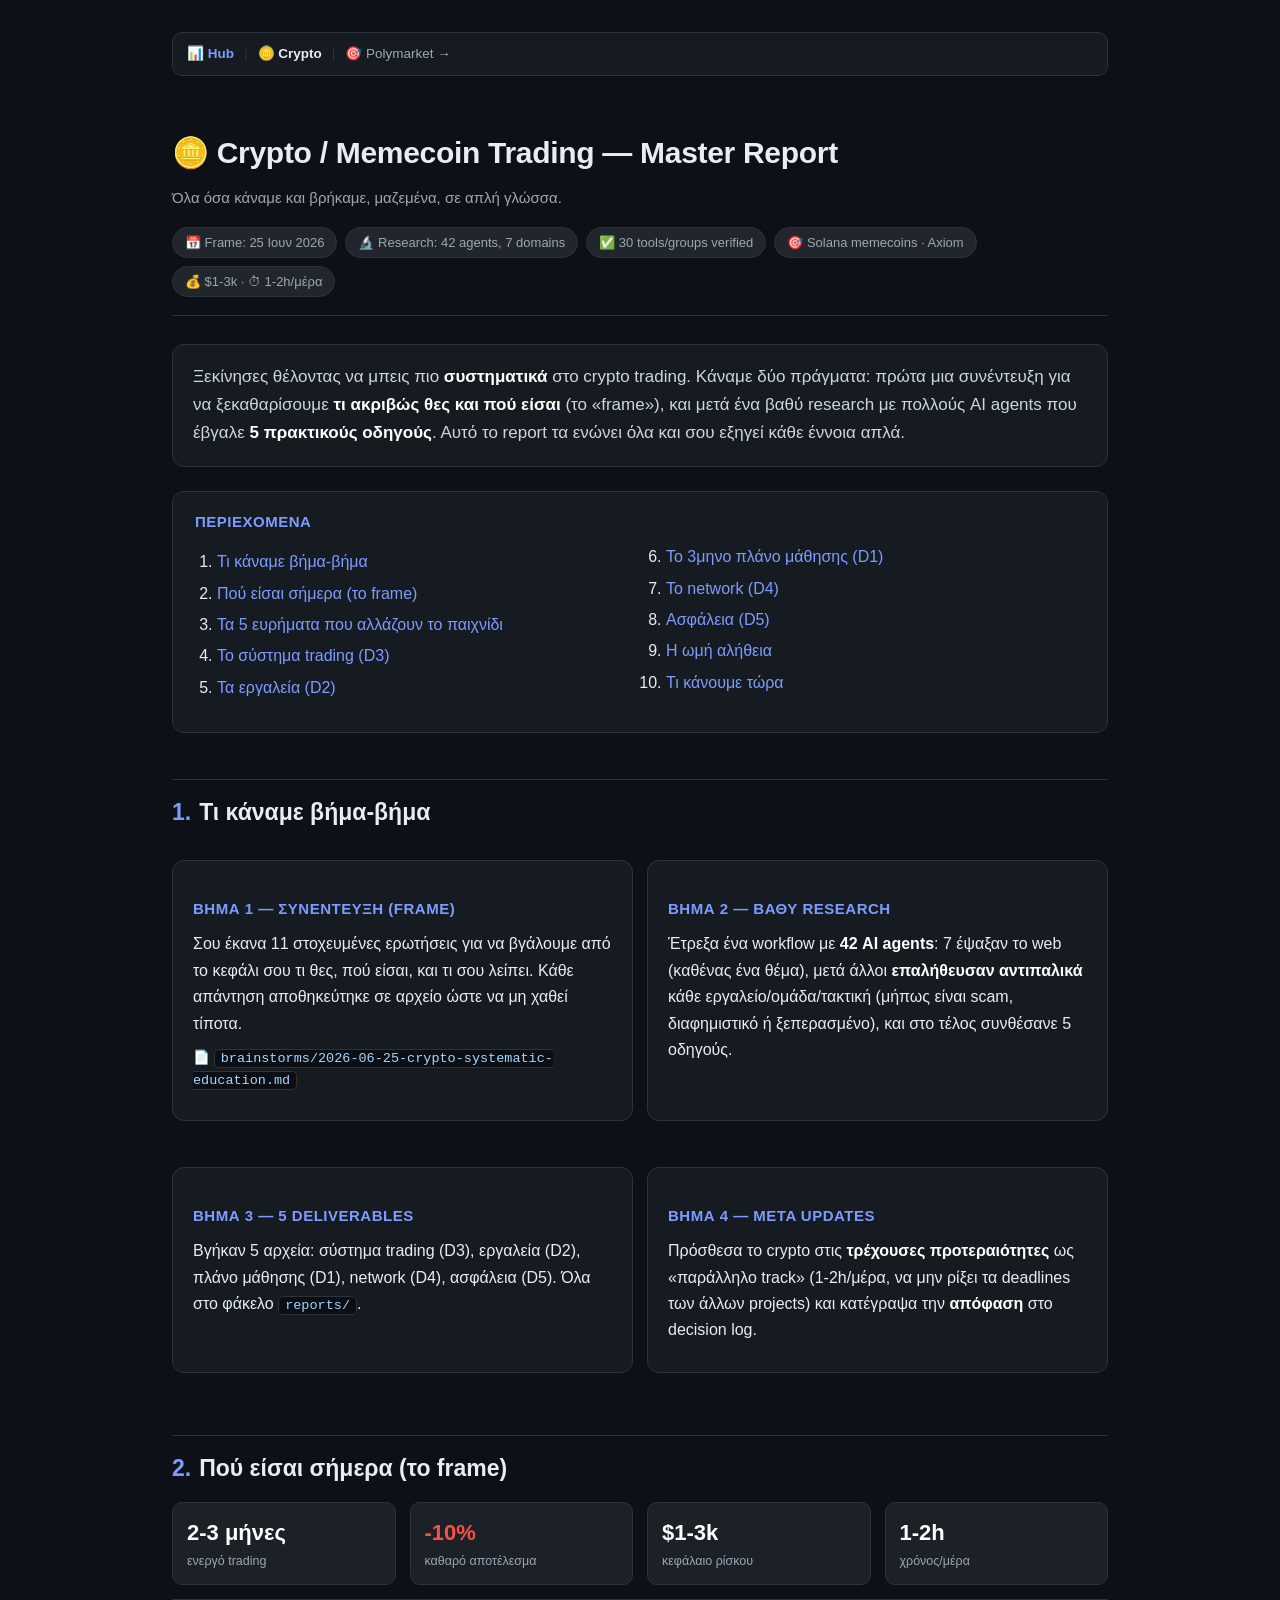
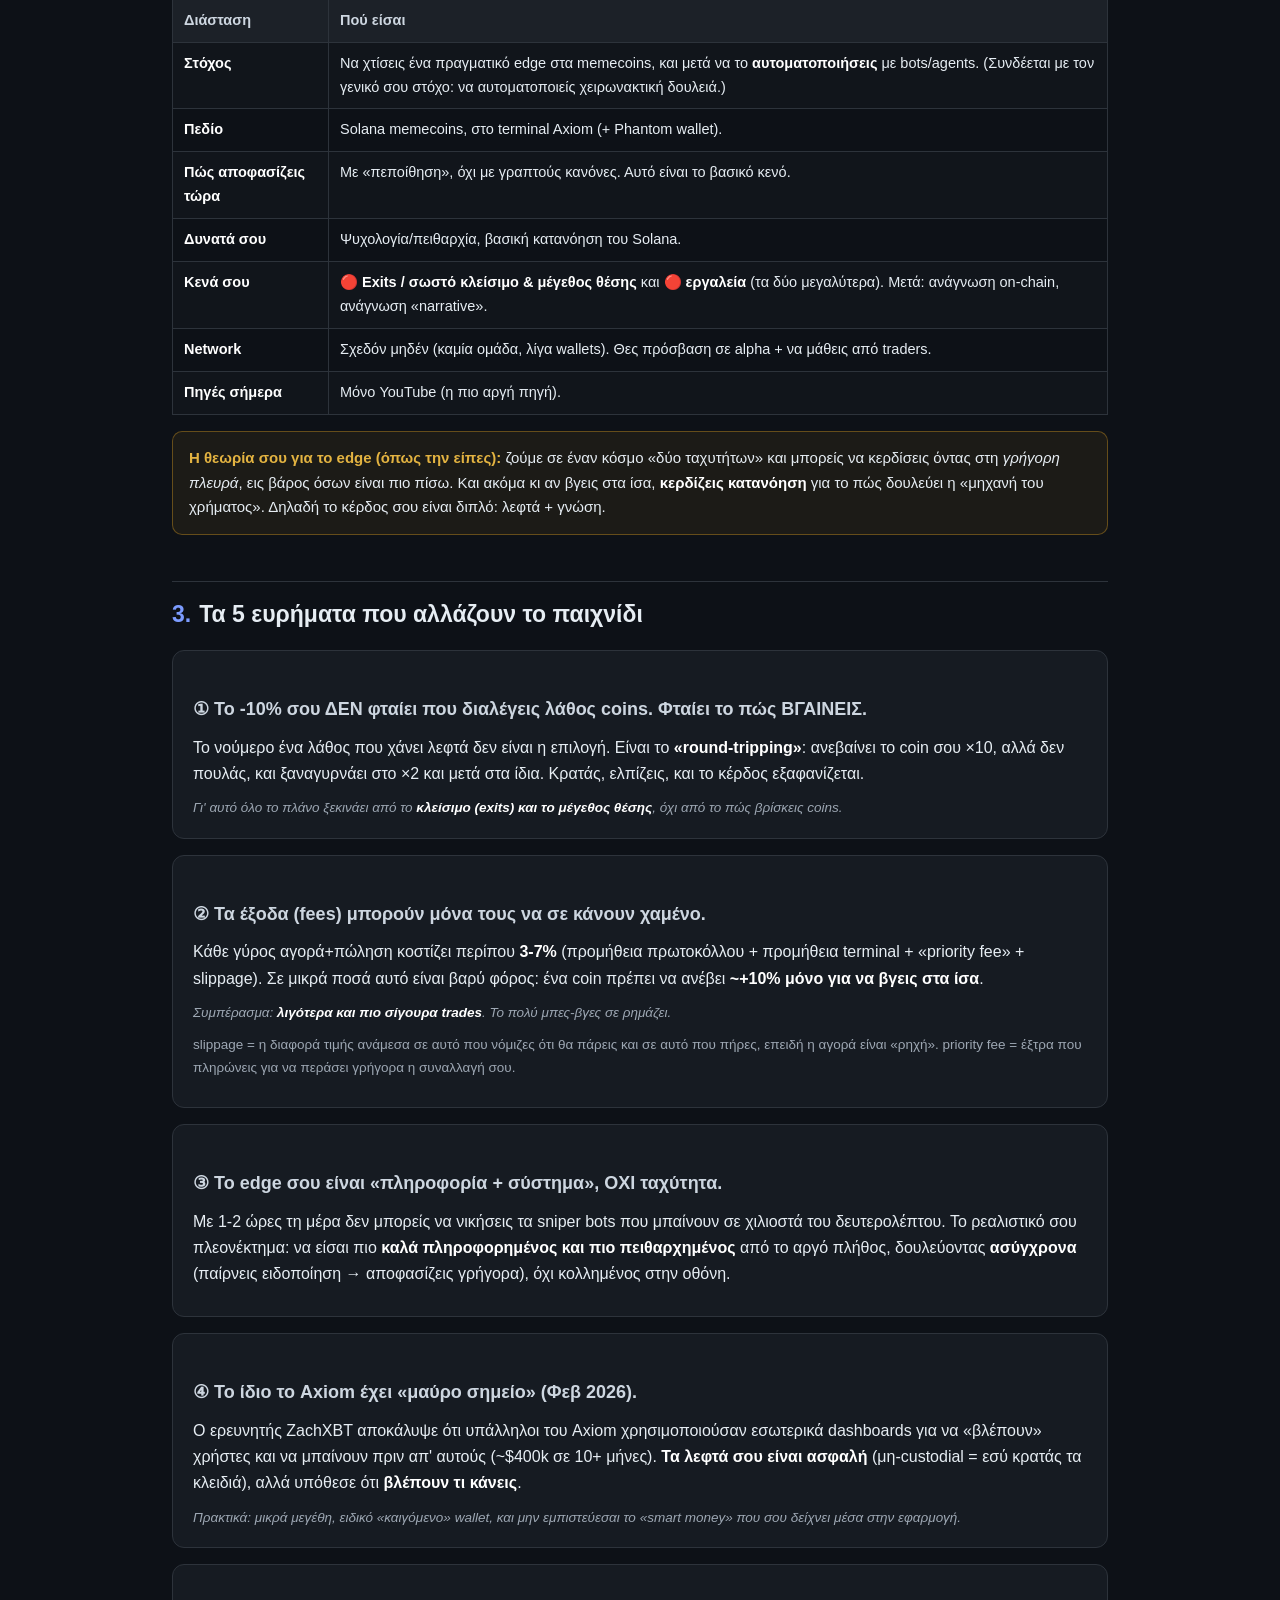
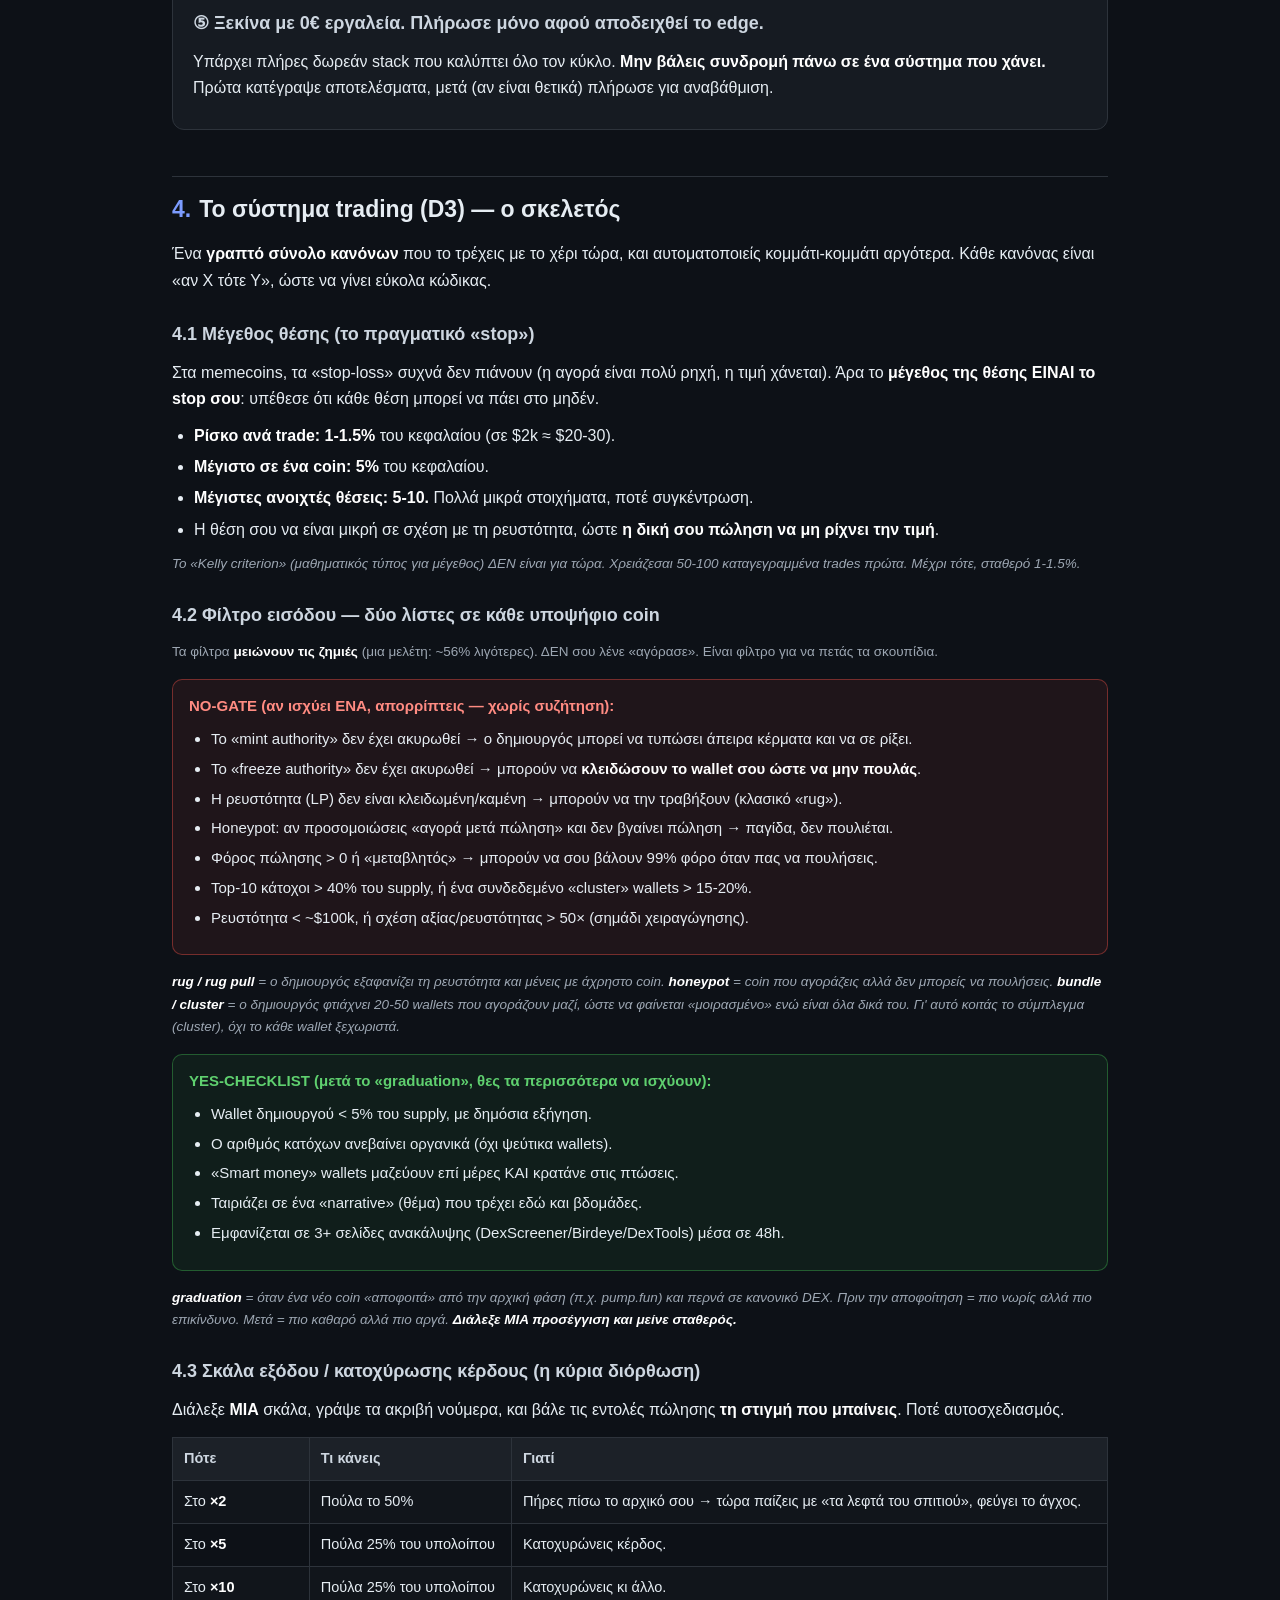
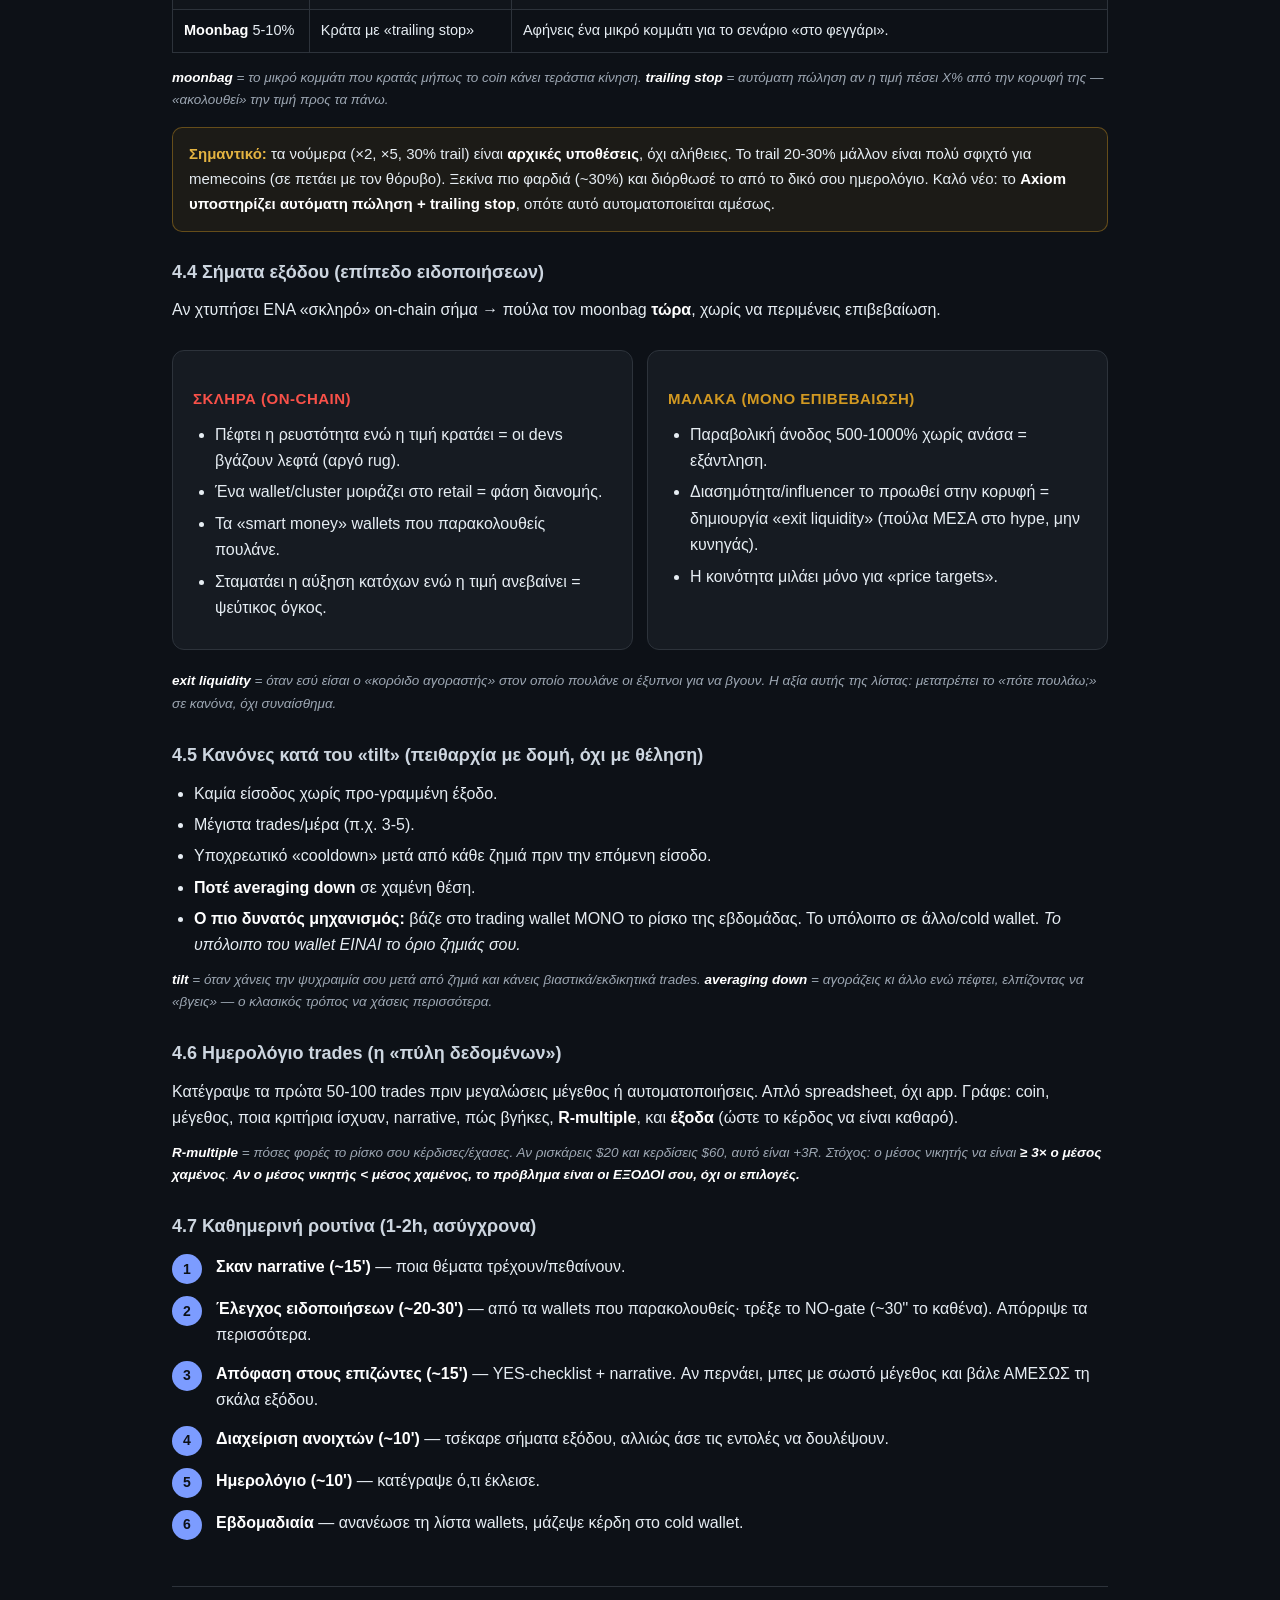
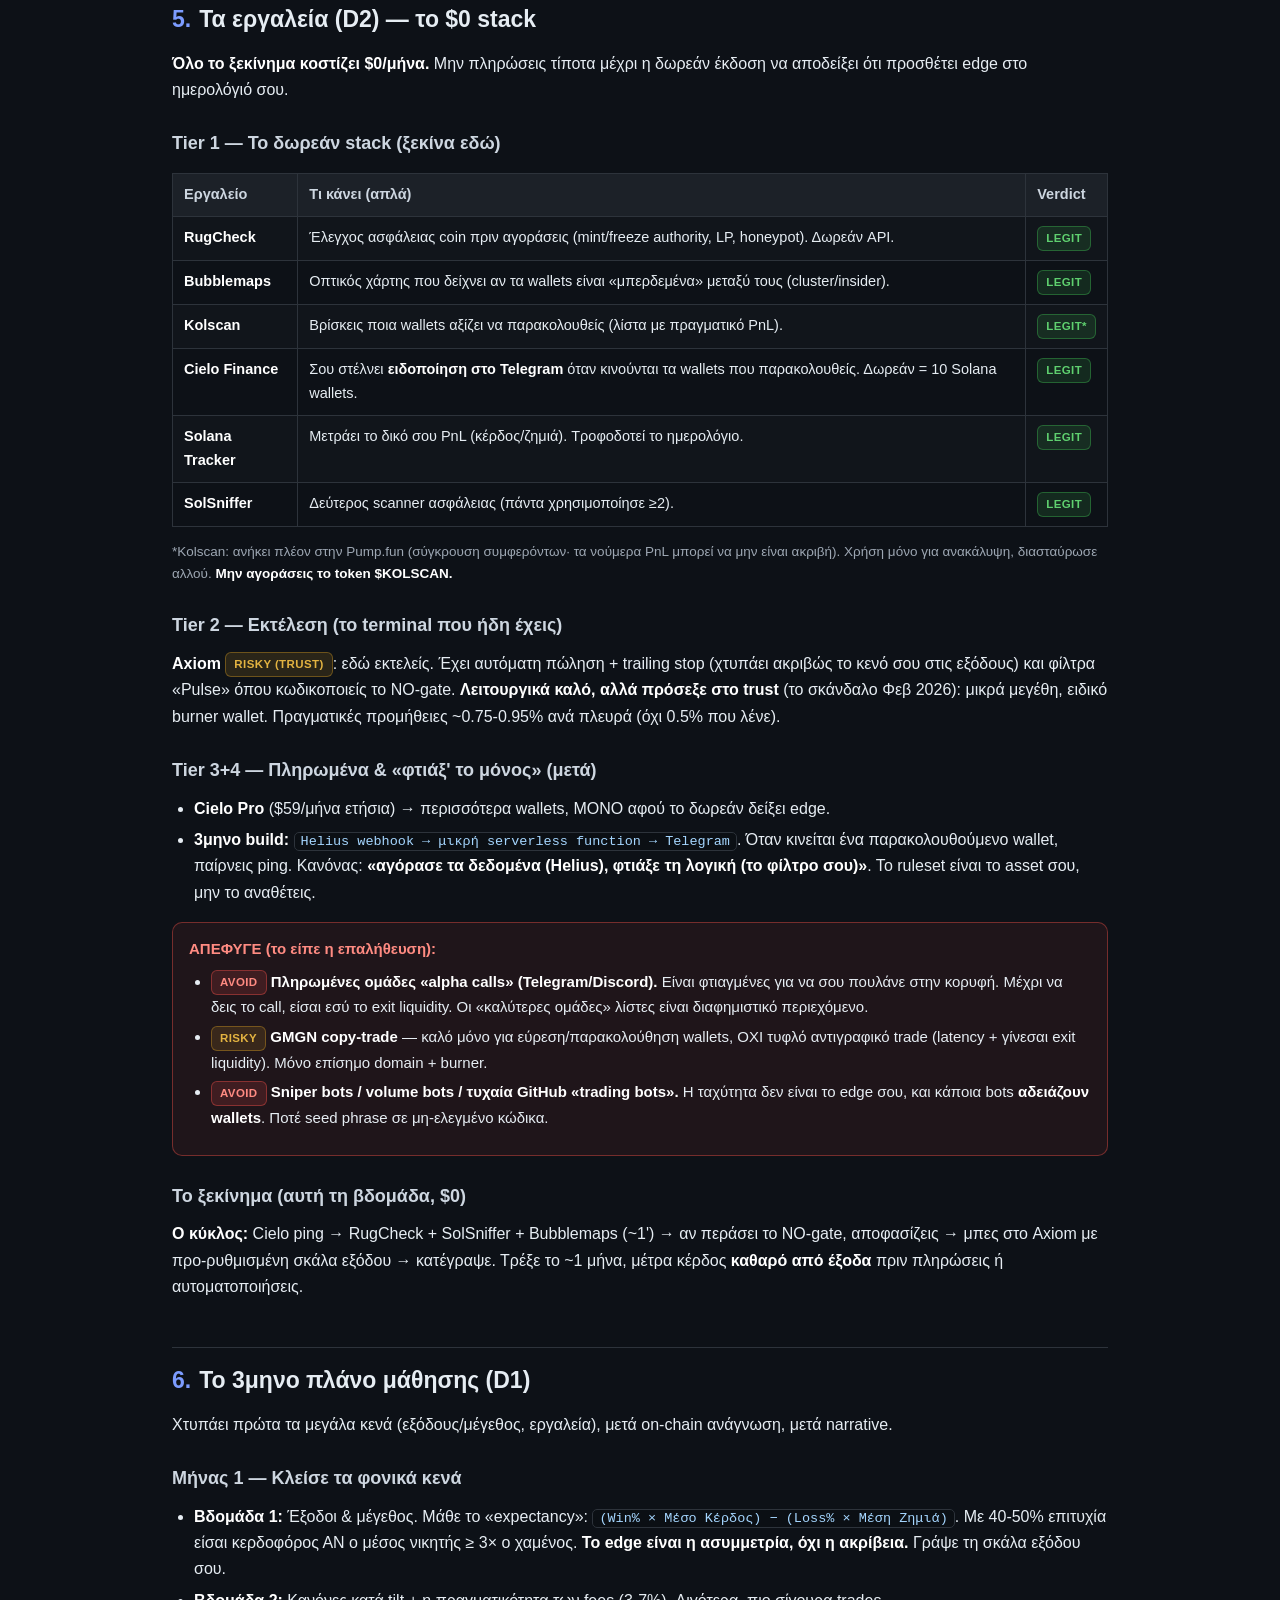
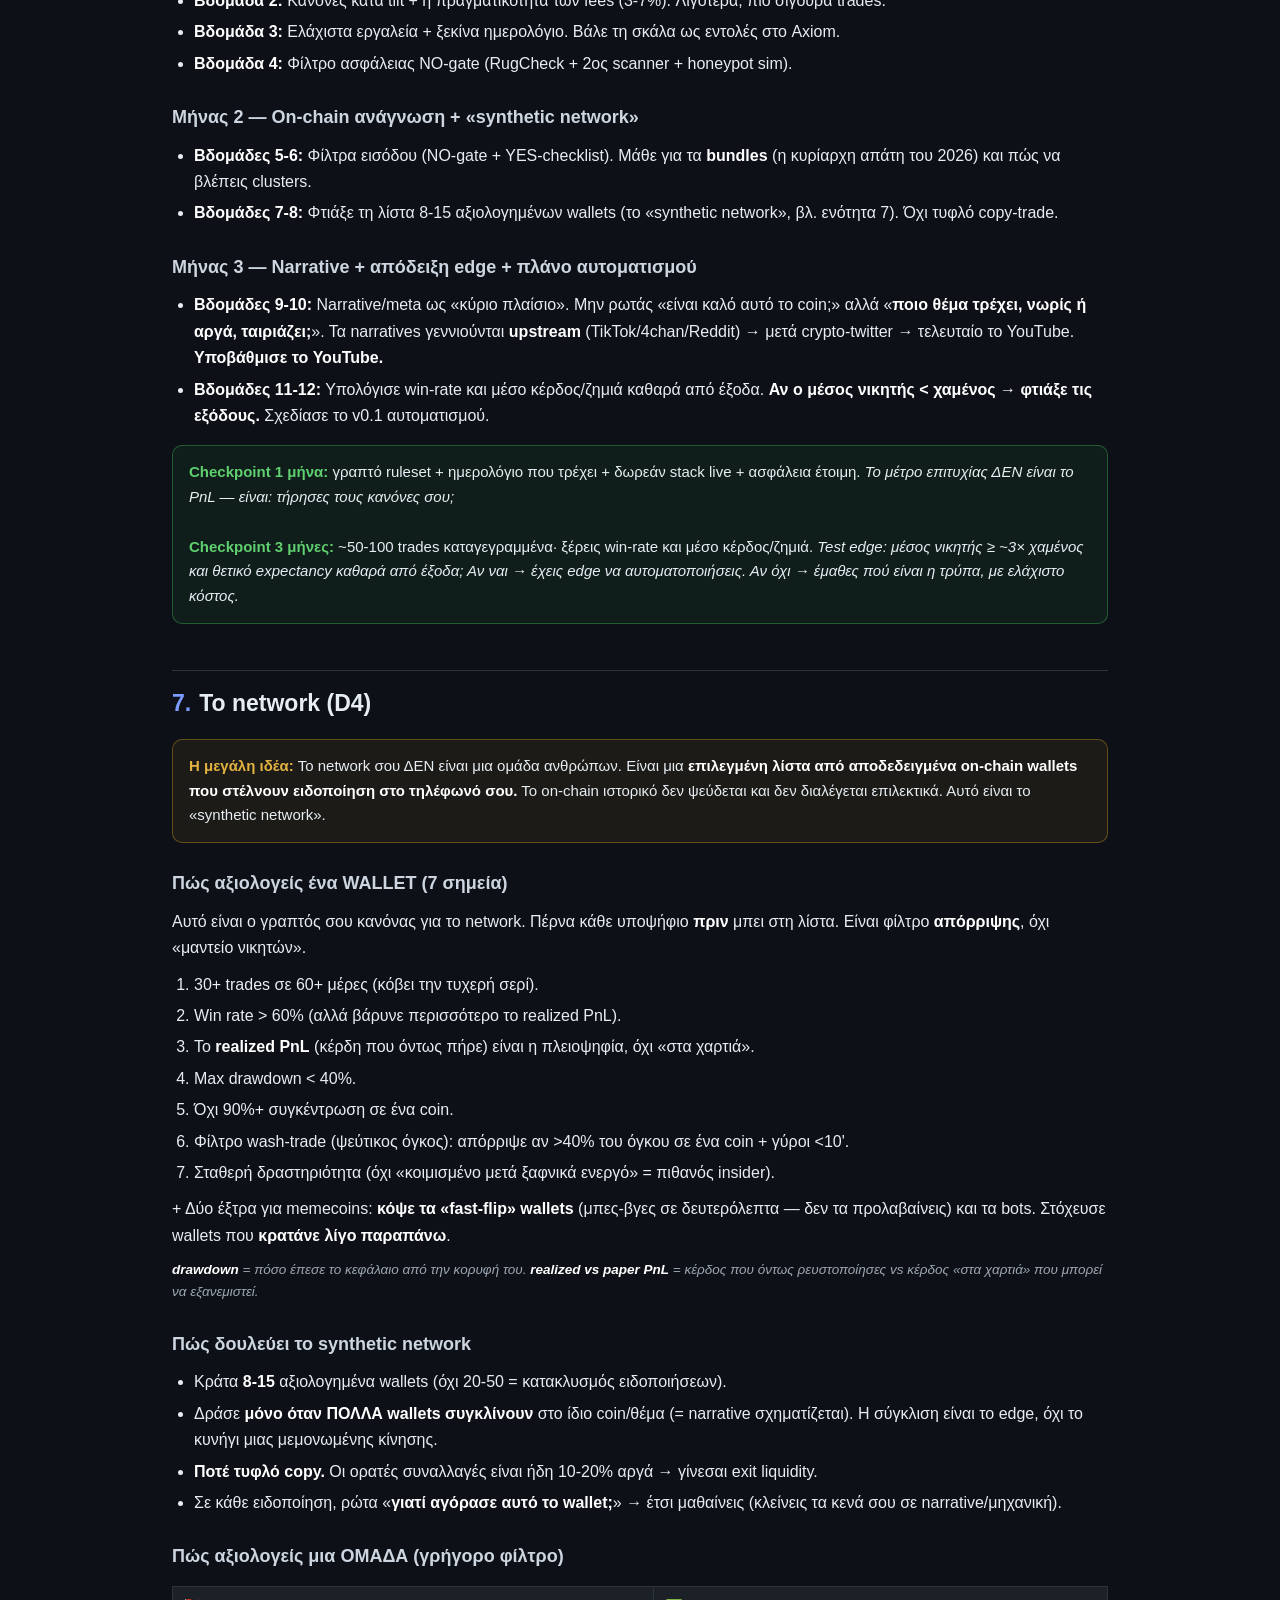
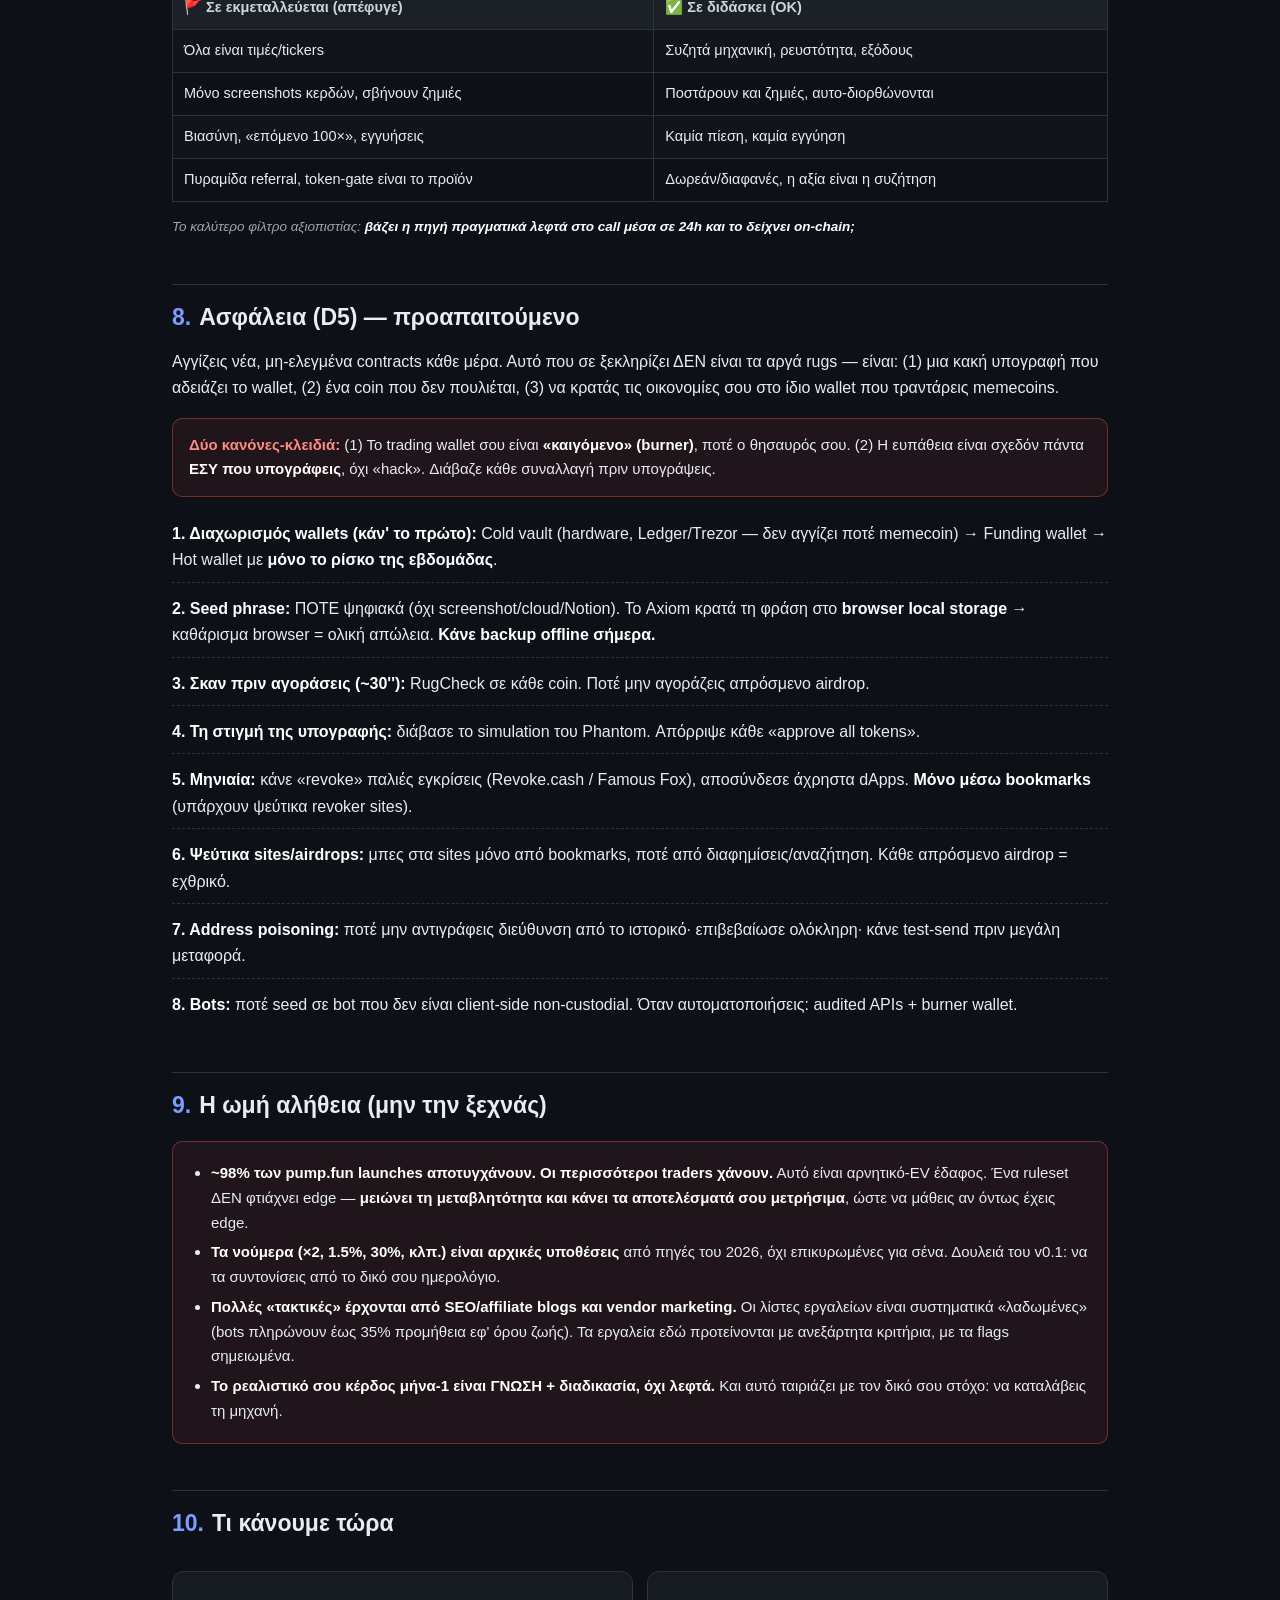
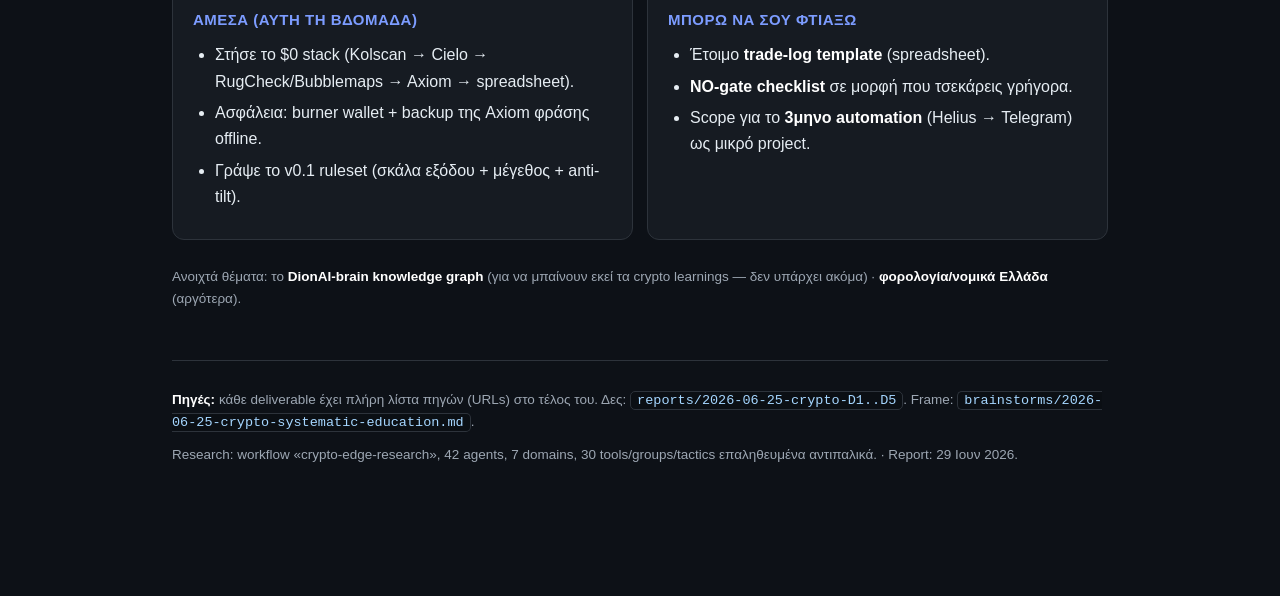
<file: reports/2026-06-29-crypto-master-report.html>
<!DOCTYPE html>
<html lang="el">
<head>
<meta charset="UTF-8">
<meta name="viewport" content="width=device-width, initial-scale=1.0">
<title>Crypto / Memecoin Trading — Master Report</title>
<style>
  :root{
    --bg:#0d1117; --panel:#161b22; --panel2:#1c2128; --ink:#e6edf3; --muted:#9da7b3;
    --line:#2d333b; --accent:#7c9cff; --green:#3fb950; --red:#f85149; --amber:#d29922;
    --chip:#21262d;
  }
  *{box-sizing:border-box}
  html{scroll-behavior:smooth}
  body{margin:0;background:var(--bg);color:var(--ink);
    font:16px/1.65 -apple-system,BlinkMacSystemFont,"Segoe UI",Roboto,Helvetica,Arial,sans-serif;}
  .wrap{max-width:980px;margin:0 auto;padding:32px 22px 120px;}
  header.hero{padding:34px 0 18px;border-bottom:1px solid var(--line);margin-bottom:28px;}
  h1{font-size:30px;margin:0 0 8px;letter-spacing:-.3px}
  .sub{color:var(--muted);font-size:15px;margin:0}
  .meta-row{display:flex;flex-wrap:wrap;gap:8px;margin-top:16px}
  .chip{background:var(--chip);border:1px solid var(--line);border-radius:999px;
    padding:4px 12px;font-size:13px;color:var(--muted)}
  h2{font-size:23px;margin:46px 0 12px;padding-top:14px;border-top:1px solid var(--line)}
  h2 .num{color:var(--accent);font-variant-numeric:tabular-nums;margin-right:8px}
  h3{font-size:18px;margin:26px 0 8px;color:#cdd6e0}
  h4{font-size:15px;margin:18px 0 6px;color:var(--accent);text-transform:uppercase;letter-spacing:.5px}
  p{margin:10px 0}
  ul,ol{margin:10px 0;padding-left:22px}
  li{margin:5px 0}
  a{color:var(--accent);text-decoration:none}
  a:hover{text-decoration:underline}
  code{background:#0b0f14;border:1px solid var(--line);border-radius:5px;padding:1px 6px;
    font:13.5px/1.4 "SF Mono",ui-monospace,Menlo,Consolas,monospace;color:#a5d6ff}
  strong{color:#fff}
  .lead{font-size:17px;color:#cdd6e0;background:var(--panel);border:1px solid var(--line);
    border-radius:12px;padding:18px 20px}
  .toc{background:var(--panel);border:1px solid var(--line);border-radius:12px;padding:18px 22px;margin:24px 0}
  .toc h4{margin-top:0}
  .toc ol{columns:2;column-gap:30px}
  @media(max-width:640px){.toc ol{columns:1}}
  .card{background:var(--panel);border:1px solid var(--line);border-radius:12px;padding:18px 20px;margin:16px 0}
  .grid{display:grid;grid-template-columns:1fr 1fr;gap:14px}
  @media(max-width:720px){.grid{grid-template-columns:1fr}}
  .callout{border-radius:10px;padding:14px 16px;margin:16px 0;border:1px solid;font-size:15px}
  .warn{background:rgba(248,81,73,.08);border-color:rgba(248,81,73,.4)}
  .warn b{color:#ff8b82}
  .ok{background:rgba(63,185,80,.08);border-color:rgba(63,185,80,.4)}
  .ok b{color:#5fd06f}
  .note{background:rgba(210,153,34,.08);border-color:rgba(210,153,34,.4)}
  .note b{color:#e3b341}
  .tag{display:inline-block;font-size:11.5px;font-weight:700;padding:2px 8px;border-radius:6px;
    text-transform:uppercase;letter-spacing:.4px;vertical-align:middle}
  .t-legit{background:rgba(63,185,80,.15);color:#5fd06f;border:1px solid rgba(63,185,80,.4)}
  .t-risky{background:rgba(210,153,34,.15);color:#e3b341;border:1px solid rgba(210,153,34,.4)}
  .t-avoid{background:rgba(248,81,73,.15);color:#ff8b82;border:1px solid rgba(248,81,73,.4)}
  table{width:100%;border-collapse:collapse;margin:14px 0;font-size:14.5px}
  th,td{border:1px solid var(--line);padding:9px 11px;text-align:left;vertical-align:top}
  th{background:var(--panel2);color:#cdd6e0;font-weight:600}
  tr:nth-child(even) td{background:rgba(255,255,255,.015)}
  .step{display:flex;gap:14px;margin:12px 0;align-items:flex-start}
  .step .n{flex:0 0 30px;height:30px;border-radius:50%;background:var(--accent);color:#0d1117;
    font-weight:800;display:flex;align-items:center;justify-content:center;font-size:14px}
  .gloss{font-size:13.5px;color:var(--muted);font-style:italic;margin:4px 0 0}
  .kpi{display:flex;gap:14px;flex-wrap:wrap;margin:14px 0}
  .kpi .b{flex:1;min-width:150px;background:var(--panel2);border:1px solid var(--line);
    border-radius:10px;padding:12px 14px}
  .kpi .b .v{font-size:22px;font-weight:800;color:#fff}
  .kpi .b .l{font-size:12.5px;color:var(--muted)}
  hr{border:none;border-top:1px solid var(--line);margin:30px 0}
  .small{font-size:13.5px;color:var(--muted)}
  footer{margin-top:50px;padding-top:18px;border-top:1px solid var(--line);color:var(--muted);font-size:13.5px}
  .pill-list{list-style:none;padding:0}
  .pill-list li{padding:8px 0;border-bottom:1px dashed var(--line)}
  .pill-list li:last-child{border-bottom:none}
</style>
</head>
<body>
<div class="wrap">

<nav style="display:flex;gap:10px;align-items:center;flex-wrap:wrap;padding:10px 14px;margin-bottom:18px;background:#161b22;border:1px solid #2d333b;border-radius:10px;font-size:13.5px">
  <a href="2026-06-29-trading-research-hub.html" style="color:#7c9cff;text-decoration:none;font-weight:600">📊 Hub</a>
  <span style="color:#2d333b">|</span>
  <span style="color:#e6edf3;font-weight:600">🪙 Crypto</span>
  <span style="color:#2d333b">|</span>
  <a href="2026-06-29-polymarket-master-report.html" style="color:#9da7b3;text-decoration:none">🎯 Polymarket →</a>
</nav>

<header class="hero">
  <h1>🪙 Crypto / Memecoin Trading — Master Report</h1>
  <p class="sub">Όλα όσα κάναμε και βρήκαμε, μαζεμένα, σε απλή γλώσσα.</p>
  <div class="meta-row">
    <span class="chip">📅 Frame: 25 Ιουν 2026</span>
    <span class="chip">🔬 Research: 42 agents, 7 domains</span>
    <span class="chip">✅ 30 tools/groups verified</span>
    <span class="chip">🎯 Solana memecoins · Axiom</span>
    <span class="chip">💰 $1-3k · ⏱ 1-2h/μέρα</span>
  </div>
</header>

<p class="lead">
Ξεκίνησες θέλοντας να μπεις πιο <strong>συστηματικά</strong> στο crypto trading. Κάναμε δύο πράγματα:
πρώτα μια συνέντευξη για να ξεκαθαρίσουμε <strong>τι ακριβώς θες και πού είσαι</strong> (το «frame»),
και μετά ένα βαθύ research με πολλούς AI agents που έβγαλε <strong>5 πρακτικούς οδηγούς</strong>.
Αυτό το report τα ενώνει όλα και σου εξηγεί κάθε έννοια απλά.
</p>

<div class="toc">
  <h4>Περιεχόμενα</h4>
  <ol>
    <li><a href="#what">Τι κάναμε βήμα-βήμα</a></li>
    <li><a href="#frame">Πού είσαι σήμερα (το frame)</a></li>
    <li><a href="#findings">Τα 5 ευρήματα που αλλάζουν το παιχνίδι</a></li>
    <li><a href="#system">Το σύστημα trading (D3)</a></li>
    <li><a href="#tools">Τα εργαλεία (D2)</a></li>
    <li><a href="#curriculum">Το 3μηνο πλάνο μάθησης (D1)</a></li>
    <li><a href="#network">Το network (D4)</a></li>
    <li><a href="#security">Ασφάλεια (D5)</a></li>
    <li><a href="#honest">Η ωμή αλήθεια</a></li>
    <li><a href="#next">Τι κάνουμε τώρα</a></li>
  </ol>
</div>

<!-- ============ 1 ============ -->
<h2 id="what"><span class="num">1.</span>Τι κάναμε βήμα-βήμα</h2>
<div class="grid">
  <div class="card">
    <h4>Βήμα 1 — Συνέντευξη (frame)</h4>
    <p>Σου έκανα 11 στοχευμένες ερωτήσεις για να βγάλουμε από το κεφάλι σου τι θες, πού είσαι, και τι σου λείπει. Κάθε απάντηση αποθηκεύτηκε σε αρχείο ώστε να μη χαθεί τίποτα.</p>
    <p class="small">📄 <code>brainstorms/2026-06-25-crypto-systematic-education.md</code></p>
  </div>
  <div class="card">
    <h4>Βήμα 2 — Βαθύ research</h4>
    <p>Έτρεξα ένα workflow με <strong>42 AI agents</strong>: 7 έψαξαν το web (καθένας ένα θέμα), μετά άλλοι <strong>επαλήθευσαν αντιπαλικά</strong> κάθε εργαλείο/ομάδα/τακτική (μήπως είναι scam, διαφημιστικό ή ξεπερασμένο), και στο τέλος συνθέσανε 5 οδηγούς.</p>
  </div>
  <div class="card">
    <h4>Βήμα 3 — 5 deliverables</h4>
    <p>Βγήκαν 5 αρχεία: σύστημα trading (D3), εργαλεία (D2), πλάνο μάθησης (D1), network (D4), ασφάλεια (D5). Όλα στο φάκελο <code>reports/</code>.</p>
  </div>
  <div class="card">
    <h4>Βήμα 4 — Meta updates</h4>
    <p>Πρόσθεσα το crypto στις <strong>τρέχουσες προτεραιότητες</strong> ως «παράλληλο track» (1-2h/μέρα, να μην ρίξει τα deadlines των άλλων projects) και κατέγραψα την <strong>απόφαση</strong> στο decision log.</p>
  </div>
</div>

<!-- ============ 2 ============ -->
<h2 id="frame"><span class="num">2.</span>Πού είσαι σήμερα (το frame)</h2>
<div class="kpi">
  <div class="b"><div class="v">2-3 μήνες</div><div class="l">ενεργό trading</div></div>
  <div class="b"><div class="v" style="color:var(--red)">-10%</div><div class="l">καθαρό αποτέλεσμα</div></div>
  <div class="b"><div class="v">$1-3k</div><div class="l">κεφάλαιο ρίσκου</div></div>
  <div class="b"><div class="v">1-2h</div><div class="l">χρόνος/μέρα</div></div>
</div>

<table>
  <tr><th>Διάσταση</th><th>Πού είσαι</th></tr>
  <tr><td><strong>Στόχος</strong></td><td>Να χτίσεις ένα πραγματικό edge στα memecoins, και μετά να το <strong>αυτοματοποιήσεις</strong> με bots/agents. (Συνδέεται με τον γενικό σου στόχο: να αυτοματοποιείς χειρωνακτική δουλειά.)</td></tr>
  <tr><td><strong>Πεδίο</strong></td><td>Solana memecoins, στο terminal Axiom (+ Phantom wallet).</td></tr>
  <tr><td><strong>Πώς αποφασίζεις τώρα</strong></td><td>Με «πεποίθηση», όχι με γραπτούς κανόνες. Αυτό είναι το βασικό κενό.</td></tr>
  <tr><td><strong>Δυνατά σου</strong></td><td>Ψυχολογία/πειθαρχία, βασική κατανόηση του Solana.</td></tr>
  <tr><td><strong>Κενά σου</strong></td><td>🔴 <strong>Exits / σωστό κλείσιμο & μέγεθος θέσης</strong> και 🔴 <strong>εργαλεία</strong> (τα δύο μεγαλύτερα). Μετά: ανάγνωση on-chain, ανάγνωση «narrative».</td></tr>
  <tr><td><strong>Network</strong></td><td>Σχεδόν μηδέν (καμία ομάδα, λίγα wallets). Θες πρόσβαση σε alpha + να μάθεις από traders.</td></tr>
  <tr><td><strong>Πηγές σήμερα</strong></td><td>Μόνο YouTube (η πιο αργή πηγή).</td></tr>
</table>

<div class="callout note">
<b>Η θεωρία σου για το edge (όπως την είπες):</b> ζούμε σε έναν κόσμο «δύο ταχυτήτων» και μπορείς να κερδίσεις όντας στη <em>γρήγορη πλευρά</em>, εις βάρος όσων είναι πιο πίσω. Και ακόμα κι αν βγεις στα ίσα, <strong>κερδίζεις κατανόηση</strong> για το πώς δουλεύει η «μηχανή του χρήματος». Δηλαδή το κέρδος σου είναι διπλό: λεφτά + γνώση.
</div>

<!-- ============ 3 ============ -->
<h2 id="findings"><span class="num">3.</span>Τα 5 ευρήματα που αλλάζουν το παιχνίδι</h2>

<div class="card">
<h3>① Το -10% σου ΔΕΝ φταίει που διαλέγεις λάθος coins. Φταίει το πώς ΒΓΑΙΝΕΙΣ.</h3>
<p>Το νούμερο ένα λάθος που χάνει λεφτά δεν είναι η επιλογή. Είναι το <strong>«round-tripping»</strong>: ανεβαίνει το coin σου ×10, αλλά δεν πουλάς, και ξαναγυρνάει στο ×2 και μετά στα ίδια. Κρατάς, ελπίζεις, και το κέρδος εξαφανίζεται.</p>
<p class="gloss">Γι' αυτό όλο το πλάνο ξεκινάει από το <strong>κλείσιμο (exits) και το μέγεθος θέσης</strong>, όχι από το πώς βρίσκεις coins.</p>
</div>

<div class="card">
<h3>② Τα έξοδα (fees) μπορούν μόνα τους να σε κάνουν χαμένο.</h3>
<p>Κάθε γύρος αγορά+πώληση κοστίζει περίπου <strong>3-7%</strong> (προμήθεια πρωτοκόλλου + προμήθεια terminal + «priority fee» + slippage). Σε μικρά ποσά αυτό είναι βαρύ φόρος: ένα coin πρέπει να ανέβει <strong>~+10% μόνο για να βγεις στα ίσα</strong>.</p>
<p class="gloss">Συμπέρασμα: <strong>λιγότερα και πιο σίγουρα trades</strong>. Το πολύ μπες-βγες σε ρημάζει.</p>
<p class="small">slippage = η διαφορά τιμής ανάμεσα σε αυτό που νόμιζες ότι θα πάρεις και σε αυτό που πήρες, επειδή η αγορά είναι «ρηχή». priority fee = έξτρα που πληρώνεις για να περάσει γρήγορα η συναλλαγή σου.</p>
</div>

<div class="card">
<h3>③ Το edge σου είναι «πληροφορία + σύστημα», ΟΧΙ ταχύτητα.</h3>
<p>Με 1-2 ώρες τη μέρα δεν μπορείς να νικήσεις τα sniper bots που μπαίνουν σε χιλιοστά του δευτερολέπτου. Το ρεαλιστικό σου πλεονέκτημα: να είσαι πιο <strong>καλά πληροφορημένος και πιο πειθαρχημένος</strong> από το αργό πλήθος, δουλεύοντας <strong>ασύγχρονα</strong> (παίρνεις ειδοποίηση → αποφασίζεις γρήγορα), όχι κολλημένος στην οθόνη.</p>
</div>

<div class="card">
<h3>④ Το ίδιο το Axiom έχει «μαύρο σημείο» (Φεβ 2026).</h3>
<p>Ο ερευνητής ZachXBT αποκάλυψε ότι υπάλληλοι του Axiom χρησιμοποιούσαν εσωτερικά dashboards για να «βλέπουν» χρήστες και να μπαίνουν πριν απ' αυτούς (~$400k σε 10+ μήνες). <strong>Τα λεφτά σου είναι ασφαλή</strong> (μη-custodial = εσύ κρατάς τα κλειδιά), αλλά υπόθεσε ότι <strong>βλέπουν τι κάνεις</strong>.</p>
<p class="gloss">Πρακτικά: μικρά μεγέθη, ειδικό «καιγόμενο» wallet, και μην εμπιστεύεσαι το «smart money» που σου δείχνει μέσα στην εφαρμογή.</p>
</div>

<div class="card">
<h3>⑤ Ξεκίνα με 0€ εργαλεία. Πλήρωσε μόνο αφού αποδειχθεί το edge.</h3>
<p>Υπάρχει πλήρες δωρεάν stack που καλύπτει όλο τον κύκλο. <strong>Μην βάλεις συνδρομή πάνω σε ένα σύστημα που χάνει.</strong> Πρώτα κατέγραψε αποτελέσματα, μετά (αν είναι θετικά) πλήρωσε για αναβάθμιση.</p>
</div>

<!-- ============ 4 ============ -->
<h2 id="system"><span class="num">4.</span>Το σύστημα trading (D3) — ο σκελετός</h2>
<p>Ένα <strong>γραπτό σύνολο κανόνων</strong> που το τρέχεις με το χέρι τώρα, και αυτοματοποιείς κομμάτι-κομμάτι αργότερα. Κάθε κανόνας είναι «αν Χ τότε Υ», ώστε να γίνει εύκολα κώδικας.</p>

<h3>4.1 Μέγεθος θέσης (το πραγματικό «stop»)</h3>
<p>Στα memecoins, τα «stop-loss» συχνά δεν πιάνουν (η αγορά είναι πολύ ρηχή, η τιμή χάνεται). Άρα το <strong>μέγεθος της θέσης ΕΙΝΑΙ το stop σου</strong>: υπέθεσε ότι κάθε θέση μπορεί να πάει στο μηδέν.</p>
<ul>
  <li><strong>Ρίσκο ανά trade: 1-1.5%</strong> του κεφαλαίου (σε $2k ≈ $20-30).</li>
  <li><strong>Μέγιστο σε ένα coin: 5%</strong> του κεφαλαίου.</li>
  <li><strong>Μέγιστες ανοιχτές θέσεις: 5-10.</strong> Πολλά μικρά στοιχήματα, ποτέ συγκέντρωση.</li>
  <li>Η θέση σου να είναι μικρή σε σχέση με τη ρευστότητα, ώστε <strong>η δική σου πώληση να μη ρίχνει την τιμή</strong>.</li>
</ul>
<p class="gloss">Το «Kelly criterion» (μαθηματικός τύπος για μέγεθος) ΔΕΝ είναι για τώρα. Χρειάζεσαι 50-100 καταγεγραμμένα trades πρώτα. Μέχρι τότε, σταθερό 1-1.5%.</p>

<h3>4.2 Φίλτρο εισόδου — δύο λίστες σε κάθε υποψήφιο coin</h3>
<p class="small">Τα φίλτρα <strong>μειώνουν τις ζημιές</strong> (μια μελέτη: ~56% λιγότερες). ΔΕΝ σου λένε «αγόρασε». Είναι φίλτρο για να πετάς τα σκουπίδια.</p>
<div class="callout warn">
<b>NO-GATE (αν ισχύει ΕΝΑ, απορρίπτεις — χωρίς συζήτηση):</b>
<ul style="margin-top:8px">
<li>Το «mint authority» δεν έχει ακυρωθεί → ο δημιουργός μπορεί να τυπώσει άπειρα κέρματα και να σε ρίξει.</li>
<li>Το «freeze authority» δεν έχει ακυρωθεί → μπορούν να <strong>κλειδώσουν το wallet σου ώστε να μην πουλάς</strong>.</li>
<li>Η ρευστότητα (LP) δεν είναι κλειδωμένη/καμένη → μπορούν να την τραβήξουν (κλασικό «rug»).</li>
<li>Honeypot: αν προσομοιώσεις «αγορά μετά πώληση» και δεν βγαίνει πώληση → παγίδα, δεν πουλιέται.</li>
<li>Φόρος πώλησης &gt; 0 ή «μεταβλητός» → μπορούν να σου βάλουν 99% φόρο όταν πας να πουλήσεις.</li>
<li>Top-10 κάτοχοι &gt; 40% του supply, ή ένα συνδεδεμένο «cluster» wallets &gt; 15-20%.</li>
<li>Ρευστότητα &lt; ~$100k, ή σχέση αξίας/ρευστότητας &gt; 50× (σημάδι χειραγώγησης).</li>
</ul>
</div>
<p class="gloss"><strong>rug / rug pull</strong> = ο δημιουργός εξαφανίζει τη ρευστότητα και μένεις με άχρηστο coin. <strong>honeypot</strong> = coin που αγοράζεις αλλά δεν μπορείς να πουλήσεις. <strong>bundle / cluster</strong> = ο δημιουργός φτιάχνει 20-50 wallets που αγοράζουν μαζί, ώστε να φαίνεται «μοιρασμένο» ενώ είναι όλα δικά του. Γι' αυτό κοιτάς το σύμπλεγμα (cluster), όχι το κάθε wallet ξεχωριστά.</p>
<div class="callout ok">
<b>YES-CHECKLIST (μετά το «graduation», θες τα περισσότερα να ισχύουν):</b>
<ul style="margin-top:8px">
<li>Wallet δημιουργού &lt; 5% του supply, με δημόσια εξήγηση.</li>
<li>Ο αριθμός κατόχων ανεβαίνει οργανικά (όχι ψεύτικα wallets).</li>
<li>«Smart money» wallets μαζεύουν επί μέρες ΚΑΙ κρατάνε στις πτώσεις.</li>
<li>Ταιριάζει σε ένα «narrative» (θέμα) που τρέχει εδώ και βδομάδες.</li>
<li>Εμφανίζεται σε 3+ σελίδες ανακάλυψης (DexScreener/Birdeye/DexTools) μέσα σε 48h.</li>
</ul>
</div>
<p class="gloss"><strong>graduation</strong> = όταν ένα νέο coin «αποφοιτά» από την αρχική φάση (π.χ. pump.fun) και περνά σε κανονικό DEX. Πριν την αποφοίτηση = πιο νωρίς αλλά πιο επικίνδυνο. Μετά = πιο καθαρό αλλά πιο αργά. <strong>Διάλεξε ΜΙΑ προσέγγιση και μείνε σταθερός.</strong></p>

<h3>4.3 Σκάλα εξόδου / κατοχύρωσης κέρδους (η κύρια διόρθωση)</h3>
<p>Διάλεξε <strong>ΜΙΑ</strong> σκάλα, γράψε τα ακριβή νούμερα, και βάλε τις εντολές πώλησης <strong>τη στιγμή που μπαίνεις</strong>. Ποτέ αυτοσχεδιασμός.</p>
<table>
  <tr><th>Πότε</th><th>Τι κάνεις</th><th>Γιατί</th></tr>
  <tr><td>Στο <strong>×2</strong></td><td>Πούλα το 50%</td><td>Πήρες πίσω το αρχικό σου → τώρα παίζεις με «τα λεφτά του σπιτιού», φεύγει το άγχος.</td></tr>
  <tr><td>Στο <strong>×5</strong></td><td>Πούλα 25% του υπολοίπου</td><td>Κατοχυρώνεις κέρδος.</td></tr>
  <tr><td>Στο <strong>×10</strong></td><td>Πούλα 25% του υπολοίπου</td><td>Κατοχυρώνεις κι άλλο.</td></tr>
  <tr><td><strong>Moonbag</strong> 5-10%</td><td>Κράτα με «trailing stop»</td><td>Αφήνεις ένα μικρό κομμάτι για το σενάριο «στο φεγγάρι».</td></tr>
</table>
<p class="gloss"><strong>moonbag</strong> = το μικρό κομμάτι που κρατάς μήπως το coin κάνει τεράστια κίνηση. <strong>trailing stop</strong> = αυτόματη πώληση αν η τιμή πέσει Χ% από την κορυφή της — «ακολουθεί» την τιμή προς τα πάνω.</p>
<div class="callout note">
<b>Σημαντικό:</b> τα νούμερα (×2, ×5, 30% trail) είναι <strong>αρχικές υποθέσεις</strong>, όχι αλήθειες. Το trail 20-30% μάλλον είναι πολύ σφιχτό για memecoins (σε πετάει με τον θόρυβο). Ξεκίνα πιο φαρδιά (~30%) και διόρθωσέ το από το δικό σου ημερολόγιο. Καλό νέο: το <strong>Axiom υποστηρίζει αυτόματη πώληση + trailing stop</strong>, οπότε αυτό αυτοματοποιείται αμέσως.
</div>

<h3>4.4 Σήματα εξόδου (επίπεδο ειδοποιήσεων)</h3>
<p>Αν χτυπήσει ΕΝΑ «σκληρό» on-chain σήμα → πούλα τον moonbag <strong>τώρα</strong>, χωρίς να περιμένεις επιβεβαίωση.</p>
<div class="grid">
  <div class="card"><h4 style="color:var(--red)">Σκληρά (on-chain)</h4>
  <ul><li>Πέφτει η ρευστότητα ενώ η τιμή κρατάει = οι devs βγάζουν λεφτά (αργό rug).</li><li>Ένα wallet/cluster μοιράζει στο retail = φάση διανομής.</li><li>Τα «smart money» wallets που παρακολουθείς πουλάνε.</li><li>Σταματάει η αύξηση κατόχων ενώ η τιμή ανεβαίνει = ψεύτικος όγκος.</li></ul></div>
  <div class="card"><h4 style="color:var(--amber)">Μαλακά (μόνο επιβεβαίωση)</h4>
  <ul><li>Παραβολική άνοδος 500-1000% χωρίς ανάσα = εξάντληση.</li><li>Διασημότητα/influencer το προωθεί στην κορυφή = δημιουργία «exit liquidity» (πούλα ΜΕΣΑ στο hype, μην κυνηγάς).</li><li>Η κοινότητα μιλάει μόνο για «price targets».</li></ul></div>
</div>
<p class="gloss"><strong>exit liquidity</strong> = όταν εσύ είσαι ο «κορόιδο αγοραστής» στον οποίο πουλάνε οι έξυπνοι για να βγουν. Η αξία αυτής της λίστας: μετατρέπει το «πότε πουλάω;» σε κανόνα, όχι συναίσθημα.</p>

<h3>4.5 Κανόνες κατά του «tilt» (πειθαρχία με δομή, όχι με θέληση)</h3>
<ul>
  <li>Καμία είσοδος χωρίς προ-γραμμένη έξοδο.</li>
  <li>Μέγιστα trades/μέρα (π.χ. 3-5).</li>
  <li>Υποχρεωτικό «cooldown» μετά από κάθε ζημιά πριν την επόμενη είσοδο.</li>
  <li><strong>Ποτέ averaging down</strong> σε χαμένη θέση.</li>
  <li><strong>Ο πιο δυνατός μηχανισμός:</strong> βάζε στο trading wallet ΜΟΝΟ το ρίσκο της εβδομάδας. Το υπόλοιπο σε άλλο/cold wallet. <em>Το υπόλοιπο του wallet ΕΙΝΑΙ το όριο ζημιάς σου.</em></li>
</ul>
<p class="gloss"><strong>tilt</strong> = όταν χάνεις την ψυχραιμία σου μετά από ζημιά και κάνεις βιαστικά/εκδικητικά trades. <strong>averaging down</strong> = αγοράζεις κι άλλο ενώ πέφτει, ελπίζοντας να «βγεις» — ο κλασικός τρόπος να χάσεις περισσότερα.</p>

<h3>4.6 Ημερολόγιο trades (η «πύλη δεδομένων»)</h3>
<p>Κατέγραψε τα πρώτα 50-100 trades πριν μεγαλώσεις μέγεθος ή αυτοματοποιήσεις. Απλό spreadsheet, όχι app. Γράφε: coin, μέγεθος, ποια κριτήρια ίσχυαν, narrative, πώς βγήκες, <strong>R-multiple</strong>, και <strong>έξοδα</strong> (ώστε το κέρδος να είναι καθαρό).</p>
<p class="gloss"><strong>R-multiple</strong> = πόσες φορές το ρίσκο σου κέρδισες/έχασες. Αν ρισκάρεις $20 και κερδίσεις $60, αυτό είναι +3R. Στόχος: ο μέσος νικητής να είναι <strong>≥ 3× ο μέσος χαμένος</strong>. <strong>Αν ο μέσος νικητής &lt; μέσος χαμένος, το πρόβλημα είναι οι ΕΞΟΔΟΙ σου, όχι οι επιλογές.</strong></p>

<h3>4.7 Καθημερινή ρουτίνα (1-2h, ασύγχρονα)</h3>
<div class="step"><div class="n">1</div><div><strong>Σκαν narrative (~15')</strong> — ποια θέματα τρέχουν/πεθαίνουν.</div></div>
<div class="step"><div class="n">2</div><div><strong>Έλεγχος ειδοποιήσεων (~20-30')</strong> — από τα wallets που παρακολουθείς· τρέξε το NO-gate (~30'' το καθένα). Απόρριψε τα περισσότερα.</div></div>
<div class="step"><div class="n">3</div><div><strong>Απόφαση στους επιζώντες (~15')</strong> — YES-checklist + narrative. Αν περνάει, μπες με σωστό μέγεθος και βάλε ΑΜΕΣΩΣ τη σκάλα εξόδου.</div></div>
<div class="step"><div class="n">4</div><div><strong>Διαχείριση ανοιχτών (~10')</strong> — τσέκαρε σήματα εξόδου, αλλιώς άσε τις εντολές να δουλέψουν.</div></div>
<div class="step"><div class="n">5</div><div><strong>Ημερολόγιο (~10')</strong> — κατέγραψε ό,τι έκλεισε.</div></div>
<div class="step"><div class="n">6</div><div><strong>Εβδομαδιαία</strong> — ανανέωσε τη λίστα wallets, μάζεψε κέρδη στο cold wallet.</div></div>

<!-- ============ 5 ============ -->
<h2 id="tools"><span class="num">5.</span>Τα εργαλεία (D2) — το $0 stack</h2>
<p><strong>Όλο το ξεκίνημα κοστίζει $0/μήνα.</strong> Μην πληρώσεις τίποτα μέχρι η δωρεάν έκδοση να αποδείξει ότι προσθέτει edge στο ημερολόγιό σου.</p>

<h3>Tier 1 — Το δωρεάν stack (ξεκίνα εδώ)</h3>
<table>
  <tr><th>Εργαλείο</th><th>Τι κάνει (απλά)</th><th>Verdict</th></tr>
  <tr><td><strong>RugCheck</strong></td><td>Έλεγχος ασφάλειας coin πριν αγοράσεις (mint/freeze authority, LP, honeypot). Δωρεάν API.</td><td><span class="tag t-legit">legit</span></td></tr>
  <tr><td><strong>Bubblemaps</strong></td><td>Οπτικός χάρτης που δείχνει αν τα wallets είναι «μπερδεμένα» μεταξύ τους (cluster/insider).</td><td><span class="tag t-legit">legit</span></td></tr>
  <tr><td><strong>Kolscan</strong></td><td>Βρίσκεις ποια wallets αξίζει να παρακολουθείς (λίστα με πραγματικό PnL).</td><td><span class="tag t-legit">legit*</span></td></tr>
  <tr><td><strong>Cielo Finance</strong></td><td>Σου στέλνει <strong>ειδοποίηση στο Telegram</strong> όταν κινούνται τα wallets που παρακολουθείς. Δωρεάν = 10 Solana wallets.</td><td><span class="tag t-legit">legit</span></td></tr>
  <tr><td><strong>Solana Tracker</strong></td><td>Μετράει το δικό σου PnL (κέρδος/ζημιά). Τροφοδοτεί το ημερολόγιο.</td><td><span class="tag t-legit">legit</span></td></tr>
  <tr><td><strong>SolSniffer</strong></td><td>Δεύτερος scanner ασφάλειας (πάντα χρησιμοποίησε ≥2).</td><td><span class="tag t-legit">legit</span></td></tr>
</table>
<p class="small">*Kolscan: ανήκει πλέον στην Pump.fun (σύγκρουση συμφερόντων· τα νούμερα PnL μπορεί να μην είναι ακριβή). Χρήση μόνο για ανακάλυψη, διασταύρωσε αλλού. <strong>Μην αγοράσεις το token $KOLSCAN.</strong></p>

<h3>Tier 2 — Εκτέλεση (το terminal που ήδη έχεις)</h3>
<p><strong>Axiom</strong> <span class="tag t-risky">risky (trust)</span>: εδώ εκτελείς. Έχει αυτόματη πώληση + trailing stop (χτυπάει ακριβώς το κενό σου στις εξόδους) και φίλτρα «Pulse» όπου κωδικοποιείς το NO-gate. <strong>Λειτουργικά καλό, αλλά πρόσεξε στο trust</strong> (το σκάνδαλο Φεβ 2026): μικρά μεγέθη, ειδικό burner wallet. Πραγματικές προμήθειες ~0.75-0.95% ανά πλευρά (όχι 0.5% που λένε).</p>

<h3>Tier 3+4 — Πληρωμένα & «φτιάξ' το μόνος» (μετά)</h3>
<ul>
  <li><strong>Cielo Pro</strong> ($59/μήνα ετήσια) → περισσότερα wallets, ΜΟΝΟ αφού το δωρεάν δείξει edge.</li>
  <li><strong>3μηνο build:</strong> <code>Helius webhook → μικρή serverless function → Telegram</code>. Όταν κινείται ένα παρακολουθούμενο wallet, παίρνεις ping. Κανόνας: <strong>«αγόρασε τα δεδομένα (Helius), φτιάξε τη λογική (το φίλτρο σου)»</strong>. Το ruleset είναι το asset σου, μην το αναθέτεις.</li>
</ul>

<div class="callout warn">
<b>ΑΠΕΦΥΓΕ (το είπε η επαλήθευση):</b>
<ul style="margin-top:8px">
<li><span class="tag t-avoid">avoid</span> <strong>Πληρωμένες ομάδες «alpha calls» (Telegram/Discord).</strong> Είναι φτιαγμένες για να σου πουλάνε στην κορυφή. Μέχρι να δεις το call, είσαι εσύ το exit liquidity. Οι «καλύτερες ομάδες» λίστες είναι διαφημιστικό περιεχόμενο.</li>
<li><span class="tag t-risky">risky</span> <strong>GMGN copy-trade</strong> — καλό μόνο για εύρεση/παρακολούθηση wallets, ΟΧΙ τυφλό αντιγραφικό trade (latency + γίνεσαι exit liquidity). Μόνο επίσημο domain + burner.</li>
<li><span class="tag t-avoid">avoid</span> <strong>Sniper bots / volume bots / τυχαία GitHub «trading bots».</strong> Η ταχύτητα δεν είναι το edge σου, και κάποια bots <strong>αδειάζουν wallets</strong>. Ποτέ seed phrase σε μη-ελεγμένο κώδικα.</li>
</ul>
</div>

<h3>Το ξεκίνημα (αυτή τη βδομάδα, $0)</h3>
<p><strong>Ο κύκλος:</strong> Cielo ping → RugCheck + SolSniffer + Bubblemaps (~1') → αν περάσει το NO-gate, αποφασίζεις → μπες στο Axiom με προ-ρυθμισμένη σκάλα εξόδου → κατέγραψε. Τρέξε το ~1 μήνα, μέτρα κέρδος <strong>καθαρό από έξοδα</strong> πριν πληρώσεις ή αυτοματοποιήσεις.</p>

<!-- ============ 6 ============ -->
<h2 id="curriculum"><span class="num">6.</span>Το 3μηνο πλάνο μάθησης (D1)</h2>
<p>Χτυπάει πρώτα τα μεγάλα κενά (εξόδους/μέγεθος, εργαλεία), μετά on-chain ανάγνωση, μετά narrative.</p>

<h3>Μήνας 1 — Κλείσε τα φονικά κενά</h3>
<ul>
  <li><strong>Βδομάδα 1:</strong> Έξοδοι & μέγεθος. Μάθε το «expectancy»: <code>(Win% × Μέσο Κέρδος) − (Loss% × Μέση Ζημιά)</code>. Με 40-50% επιτυχία είσαι κερδοφόρος ΑΝ ο μέσος νικητής ≥ 3× ο χαμένος. <strong>Το edge είναι η ασυμμετρία, όχι η ακρίβεια.</strong> Γράψε τη σκάλα εξόδου σου.</li>
  <li><strong>Βδομάδα 2:</strong> Κανόνες κατά tilt + η πραγματικότητα των fees (3-7%). Λιγότερα, πιο σίγουρα trades.</li>
  <li><strong>Βδομάδα 3:</strong> Ελάχιστα εργαλεία + ξεκίνα ημερολόγιο. Βάλε τη σκάλα ως εντολές στο Axiom.</li>
  <li><strong>Βδομάδα 4:</strong> Φίλτρο ασφάλειας NO-gate (RugCheck + 2ος scanner + honeypot sim).</li>
</ul>

<h3>Μήνας 2 — On-chain ανάγνωση + «synthetic network»</h3>
<ul>
  <li><strong>Βδομάδες 5-6:</strong> Φίλτρα εισόδου (NO-gate + YES-checklist). Μάθε για τα <strong>bundles</strong> (η κυρίαρχη απάτη του 2026) και πώς να βλέπεις clusters.</li>
  <li><strong>Βδομάδες 7-8:</strong> Φτιάξε τη λίστα 8-15 αξιολογημένων wallets (το «synthetic network», βλ. ενότητα 7). Όχι τυφλό copy-trade.</li>
</ul>

<h3>Μήνας 3 — Narrative + απόδειξη edge + πλάνο αυτοματισμού</h3>
<ul>
  <li><strong>Βδομάδες 9-10:</strong> Narrative/meta ως «κύριο πλαίσιο». Μην ρωτάς «είναι καλό αυτό το coin;» αλλά «<strong>ποιο θέμα τρέχει, νωρίς ή αργά, ταιριάζει;</strong>». Τα narratives γεννιούνται <strong>upstream</strong> (TikTok/4chan/Reddit) → μετά crypto-twitter → τελευταίο το YouTube. <strong>Υποβάθμισε το YouTube.</strong></li>
  <li><strong>Βδομάδες 11-12:</strong> Υπολόγισε win-rate και μέσο κέρδος/ζημιά καθαρά από έξοδα. <strong>Αν ο μέσος νικητής &lt; χαμένος → φτιάξε τις εξόδους.</strong> Σχεδίασε το v0.1 αυτοματισμού.</li>
</ul>

<div class="callout ok">
<b>Checkpoint 1 μήνα:</b> γραπτό ruleset + ημερολόγιο που τρέχει + δωρεάν stack live + ασφάλεια έτοιμη. <em>Το μέτρο επιτυχίας ΔΕΝ είναι το PnL — είναι: τήρησες τους κανόνες σου;</em><br><br>
<b>Checkpoint 3 μήνες:</b> ~50-100 trades καταγεγραμμένα· ξέρεις win-rate και μέσο κέρδος/ζημιά. <em>Test edge: μέσος νικητής ≥ ~3× χαμένος και θετικό expectancy καθαρά από έξοδα; Αν ναι → έχεις edge να αυτοματοποιήσεις. Αν όχι → έμαθες πού είναι η τρύπα, με ελάχιστο κόστος.</em>
</div>

<!-- ============ 7 ============ -->
<h2 id="network"><span class="num">7.</span>Το network (D4)</h2>
<div class="callout note">
<b>Η μεγάλη ιδέα:</b> Το network σου ΔΕΝ είναι μια ομάδα ανθρώπων. Είναι μια <strong>επιλεγμένη λίστα από αποδεδειγμένα on-chain wallets που στέλνουν ειδοποίηση στο τηλέφωνό σου.</strong> Το on-chain ιστορικό δεν ψεύδεται και δεν διαλέγεται επιλεκτικά. Αυτό είναι το «synthetic network».
</div>

<h3>Πώς αξιολογείς ένα WALLET (7 σημεία)</h3>
<p>Αυτό είναι ο γραπτός σου κανόνας για το network. Πέρνα κάθε υποψήφιο <strong>πριν</strong> μπει στη λίστα. Είναι φίλτρο <strong>απόρριψης</strong>, όχι «μαντείο νικητών».</p>
<ol>
  <li>30+ trades σε 60+ μέρες (κόβει την τυχερή σερί).</li>
  <li>Win rate &gt; 60% (αλλά βάρυνε περισσότερο το realized PnL).</li>
  <li>Το <strong>realized PnL</strong> (κέρδη που όντως πήρε) είναι η πλειοψηφία, όχι «στα χαρτιά».</li>
  <li>Max drawdown &lt; 40%.</li>
  <li>Όχι 90%+ συγκέντρωση σε ένα coin.</li>
  <li>Φίλτρο wash-trade (ψεύτικος όγκος): απόρριψε αν &gt;40% του όγκου σε ένα coin + γύροι &lt;10'.</li>
  <li>Σταθερή δραστηριότητα (όχι «κοιμισμένο μετά ξαφνικά ενεργό» = πιθανός insider).</li>
</ol>
<p>+ Δύο έξτρα για memecoins: <strong>κόψε τα «fast-flip» wallets</strong> (μπες-βγες σε δευτερόλεπτα — δεν τα προλαβαίνεις) και τα bots. Στόχευσε wallets που <strong>κρατάνε λίγο παραπάνω</strong>.</p>
<p class="gloss"><strong>drawdown</strong> = πόσο έπεσε το κεφάλαιο από την κορυφή του. <strong>realized vs paper PnL</strong> = κέρδος που όντως ρευστοποίησες vs κέρδος «στα χαρτιά» που μπορεί να εξανεμιστεί.</p>

<h3>Πώς δουλεύει το synthetic network</h3>
<ul>
  <li>Κράτα <strong>8-15</strong> αξιολογημένα wallets (όχι 20-50 = κατακλυσμός ειδοποιήσεων).</li>
  <li>Δράσε <strong>μόνο όταν ΠΟΛΛΑ wallets συγκλίνουν</strong> στο ίδιο coin/θέμα (= narrative σχηματίζεται). Η σύγκλιση είναι το edge, όχι το κυνήγι μιας μεμονωμένης κίνησης.</li>
  <li><strong>Ποτέ τυφλό copy.</strong> Οι ορατές συναλλαγές είναι ήδη 10-20% αργά → γίνεσαι exit liquidity.</li>
  <li>Σε κάθε ειδοποίηση, ρώτα «<strong>γιατί αγόρασε αυτό το wallet;</strong>» → έτσι μαθαίνεις (κλείνεις τα κενά σου σε narrative/μηχανική).</li>
</ul>

<h3>Πώς αξιολογείς μια ΟΜΑΔΑ (γρήγορο φίλτρο)</h3>
<table>
  <tr><th>🚩 Σε εκμεταλλεύεται (απέφυγε)</th><th>✅ Σε διδάσκει (ΟΚ)</th></tr>
  <tr><td>Όλα είναι τιμές/tickers</td><td>Συζητά μηχανική, ρευστότητα, εξόδους</td></tr>
  <tr><td>Μόνο screenshots κερδών, σβήνουν ζημιές</td><td>Ποστάρουν και ζημιές, αυτο-διορθώνονται</td></tr>
  <tr><td>Βιασύνη, «επόμενο 100×», εγγυήσεις</td><td>Καμία πίεση, καμία εγγύηση</td></tr>
  <tr><td>Πυραμίδα referral, token-gate είναι το προϊόν</td><td>Δωρεάν/διαφανές, η αξία είναι η συζήτηση</td></tr>
</table>
<p class="gloss">Το καλύτερο φίλτρο αξιοπιστίας: <strong>βάζει η πηγή πραγματικά λεφτά στο call μέσα σε 24h και το δείχνει on-chain;</strong></p>

<!-- ============ 8 ============ -->
<h2 id="security"><span class="num">8.</span>Ασφάλεια (D5) — προαπαιτούμενο</h2>
<p>Αγγίζεις νέα, μη-ελεγμένα contracts κάθε μέρα. Αυτό που σε ξεκληρίζει ΔΕΝ είναι τα αργά rugs — είναι: (1) μια κακή υπογραφή που αδειάζει το wallet, (2) ένα coin που δεν πουλιέται, (3) να κρατάς τις οικονομίες σου στο ίδιο wallet που τραντάρεις memecoins.</p>
<div class="callout warn">
<b>Δύο κανόνες-κλειδιά:</b> (1) Το trading wallet σου είναι <strong>«καιγόμενο» (burner)</strong>, ποτέ ο θησαυρός σου. (2) Η ευπάθεια είναι σχεδόν πάντα <strong>ΕΣΥ που υπογράφεις</strong>, όχι «hack». Διάβαζε κάθε συναλλαγή πριν υπογράψεις.
</div>
<ol class="pill-list">
  <li><strong>1. Διαχωρισμός wallets (κάν' το πρώτο):</strong> Cold vault (hardware, Ledger/Trezor — δεν αγγίζει ποτέ memecoin) → Funding wallet → Hot wallet με <strong>μόνο το ρίσκο της εβδομάδας</strong>.</li>
  <li><strong>2. Seed phrase:</strong> ΠΟΤΕ ψηφιακά (όχι screenshot/cloud/Notion). Το Axiom κρατά τη φράση στο <strong>browser local storage</strong> → καθάρισμα browser = ολική απώλεια. <strong>Κάνε backup offline σήμερα.</strong></li>
  <li><strong>3. Σκαν πριν αγοράσεις (~30''):</strong> RugCheck σε κάθε coin. Ποτέ μην αγοράζεις απρόσμενο airdrop.</li>
  <li><strong>4. Τη στιγμή της υπογραφής:</strong> διάβασε το simulation του Phantom. Απόρριψε κάθε «approve all tokens».</li>
  <li><strong>5. Μηνιαία:</strong> κάνε «revoke» παλιές εγκρίσεις (Revoke.cash / Famous Fox), αποσύνδεσε άχρηστα dApps. <strong>Μόνο μέσω bookmarks</strong> (υπάρχουν ψεύτικα revoker sites).</li>
  <li><strong>6. Ψεύτικα sites/airdrops:</strong> μπες στα sites μόνο από bookmarks, ποτέ από διαφημίσεις/αναζήτηση. Κάθε απρόσμενο airdrop = εχθρικό.</li>
  <li><strong>7. Address poisoning:</strong> ποτέ μην αντιγράφεις διεύθυνση από το ιστορικό· επιβεβαίωσε ολόκληρη· κάνε test-send πριν μεγάλη μεταφορά.</li>
  <li><strong>8. Bots:</strong> ποτέ seed σε bot που δεν είναι client-side non-custodial. Όταν αυτοματοποιήσεις: audited APIs + burner wallet.</li>
</ol>

<!-- ============ 9 ============ -->
<h2 id="honest"><span class="num">9.</span>Η ωμή αλήθεια (μην την ξεχνάς)</h2>
<div class="callout warn">
<ul style="margin:0">
<li><strong>~98% των pump.fun launches αποτυγχάνουν. Οι περισσότεροι traders χάνουν.</strong> Αυτό είναι αρνητικό-EV έδαφος. Ένα ruleset ΔΕΝ φτιάχνει edge — <strong>μειώνει τη μεταβλητότητα και κάνει τα αποτελέσματά σου μετρήσιμα</strong>, ώστε να μάθεις αν όντως έχεις edge.</li>
<li><strong>Τα νούμερα (×2, 1.5%, 30%, κλπ.) είναι αρχικές υποθέσεις</strong> από πηγές του 2026, όχι επικυρωμένες για σένα. Δουλειά του v0.1: να τα συντονίσεις από το δικό σου ημερολόγιο.</li>
<li><strong>Πολλές «τακτικές» έρχονται από SEO/affiliate blogs και vendor marketing.</strong> Οι λίστες εργαλείων είναι συστηματικά «λαδωμένες» (bots πληρώνουν έως 35% προμήθεια εφ' όρου ζωής). Τα εργαλεία εδώ προτείνονται με ανεξάρτητα κριτήρια, με τα flags σημειωμένα.</li>
<li><strong>Το ρεαλιστικό σου κέρδος μήνα-1 είναι ΓΝΩΣΗ + διαδικασία, όχι λεφτά.</strong> Και αυτό ταιριάζει με τον δικό σου στόχο: να καταλάβεις τη μηχανή.</li>
</ul>
</div>

<!-- ============ 10 ============ -->
<h2 id="next"><span class="num">10.</span>Τι κάνουμε τώρα</h2>
<div class="grid">
  <div class="card"><h4>Άμεσα (αυτή τη βδομάδα)</h4>
    <ul><li>Στήσε το $0 stack (Kolscan → Cielo → RugCheck/Bubblemaps → Axiom → spreadsheet).</li><li>Ασφάλεια: burner wallet + backup της Axiom φράσης offline.</li><li>Γράψε το v0.1 ruleset (σκάλα εξόδου + μέγεθος + anti-tilt).</li></ul>
  </div>
  <div class="card"><h4>Μπορώ να σου φτιάξω</h4>
    <ul><li>Έτοιμο <strong>trade-log template</strong> (spreadsheet).</li><li><strong>NO-gate checklist</strong> σε μορφή που τσεκάρεις γρήγορα.</li><li>Scope για το <strong>3μηνο automation</strong> (Helius → Telegram) ως μικρό project.</li></ul>
  </div>
</div>
<p class="small">Ανοιχτά θέματα: το <strong>DionAI-brain knowledge graph</strong> (για να μπαίνουν εκεί τα crypto learnings — δεν υπάρχει ακόμα) · <strong>φορολογία/νομικά Ελλάδα</strong> (αργότερα).</p>

<footer>
  <p><strong>Πηγές:</strong> κάθε deliverable έχει πλήρη λίστα πηγών (URLs) στο τέλος του. Δες:
  <code>reports/2026-06-25-crypto-D1..D5</code>. Frame: <code>brainstorms/2026-06-25-crypto-systematic-education.md</code>.</p>
  <p>Research: workflow «crypto-edge-research», 42 agents, 7 domains, 30 tools/groups/tactics επαληθευμένα αντιπαλικά. · Report: 29 Ιουν 2026.</p>
</footer>

</div>
</body>
</html>
</file>
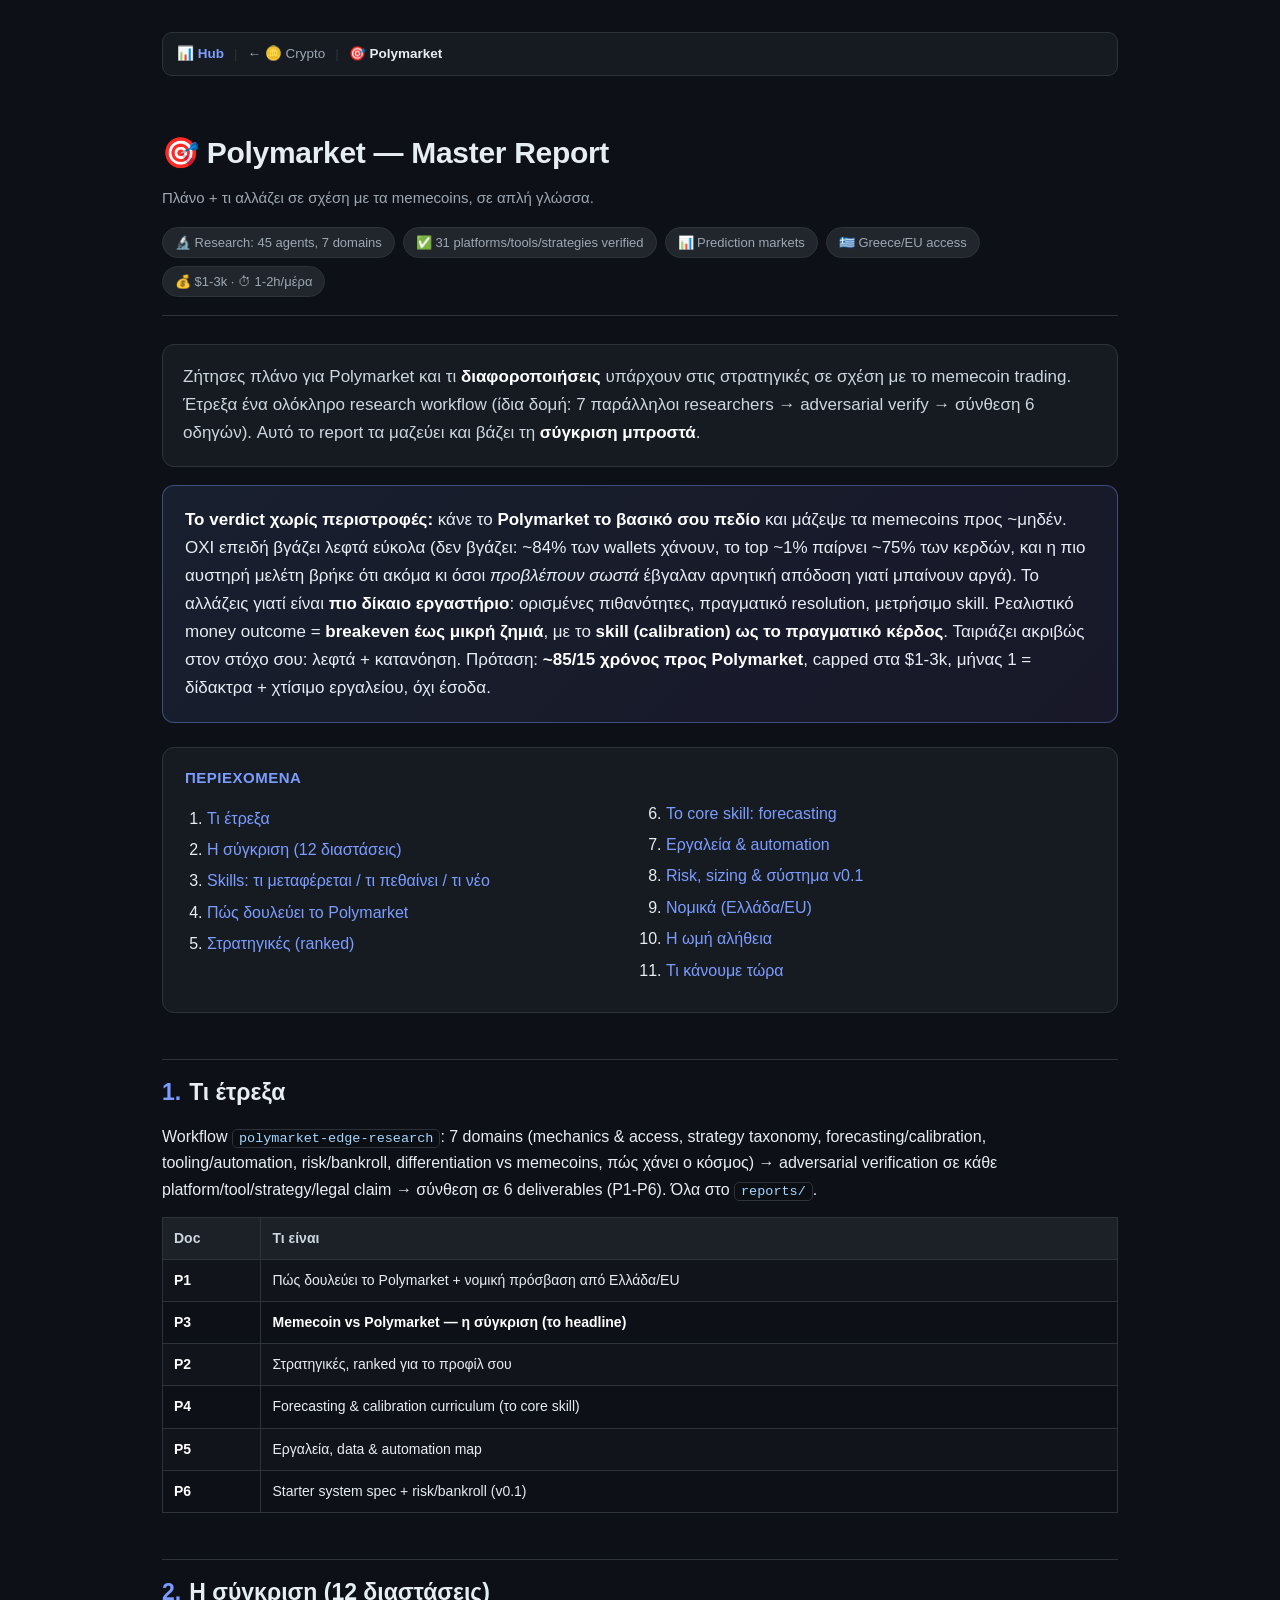
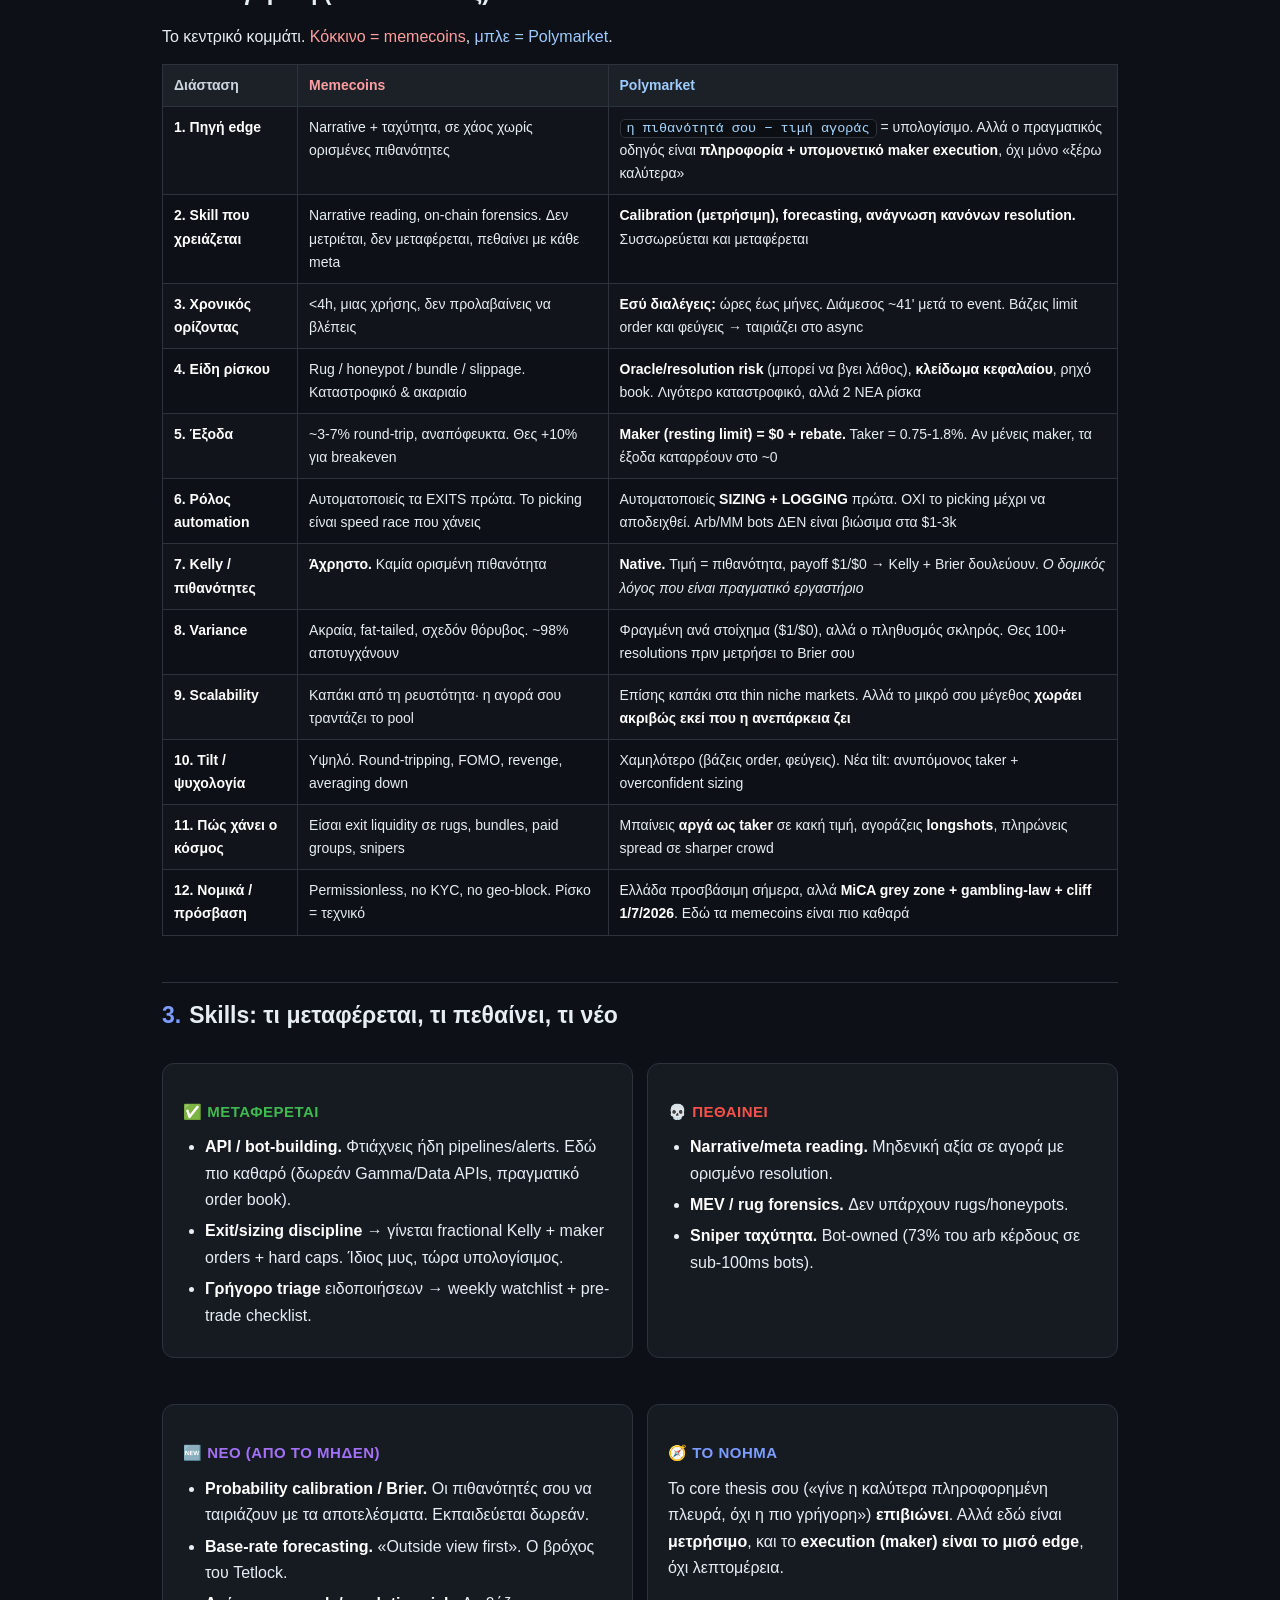
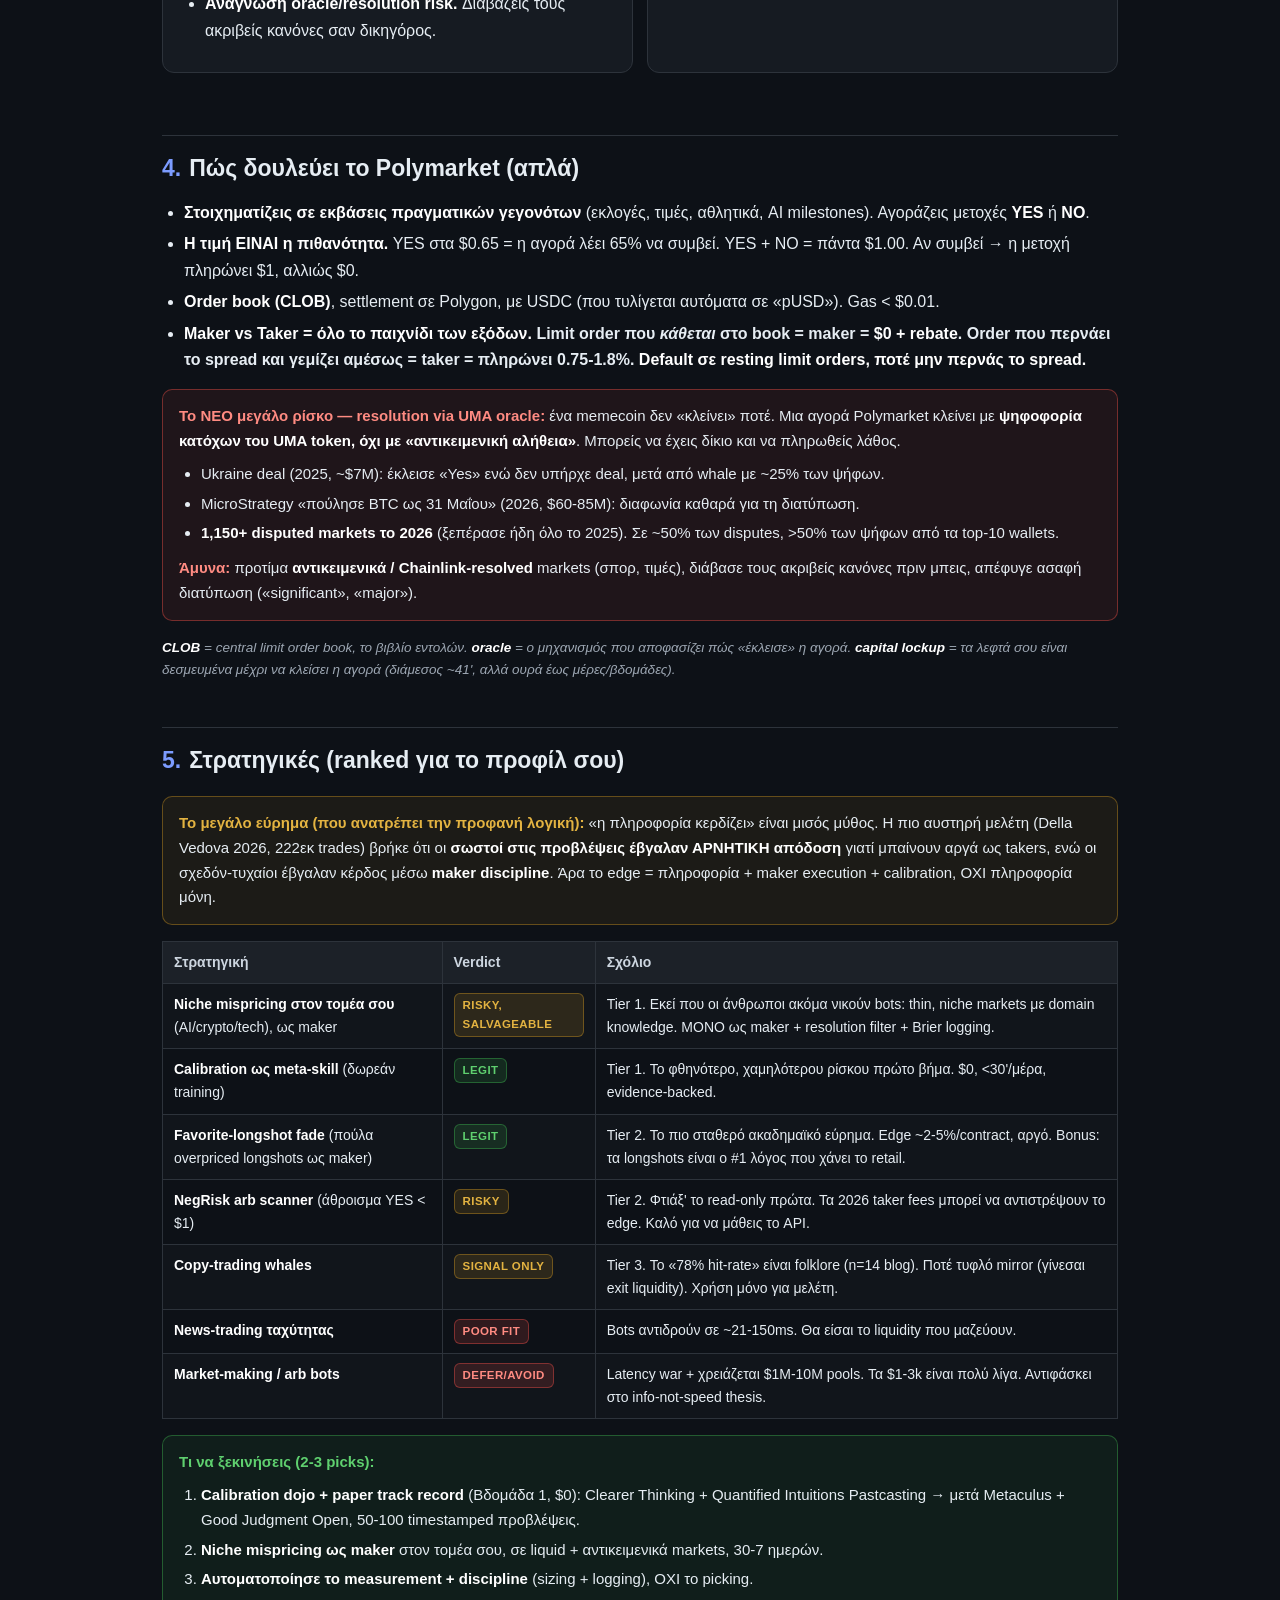
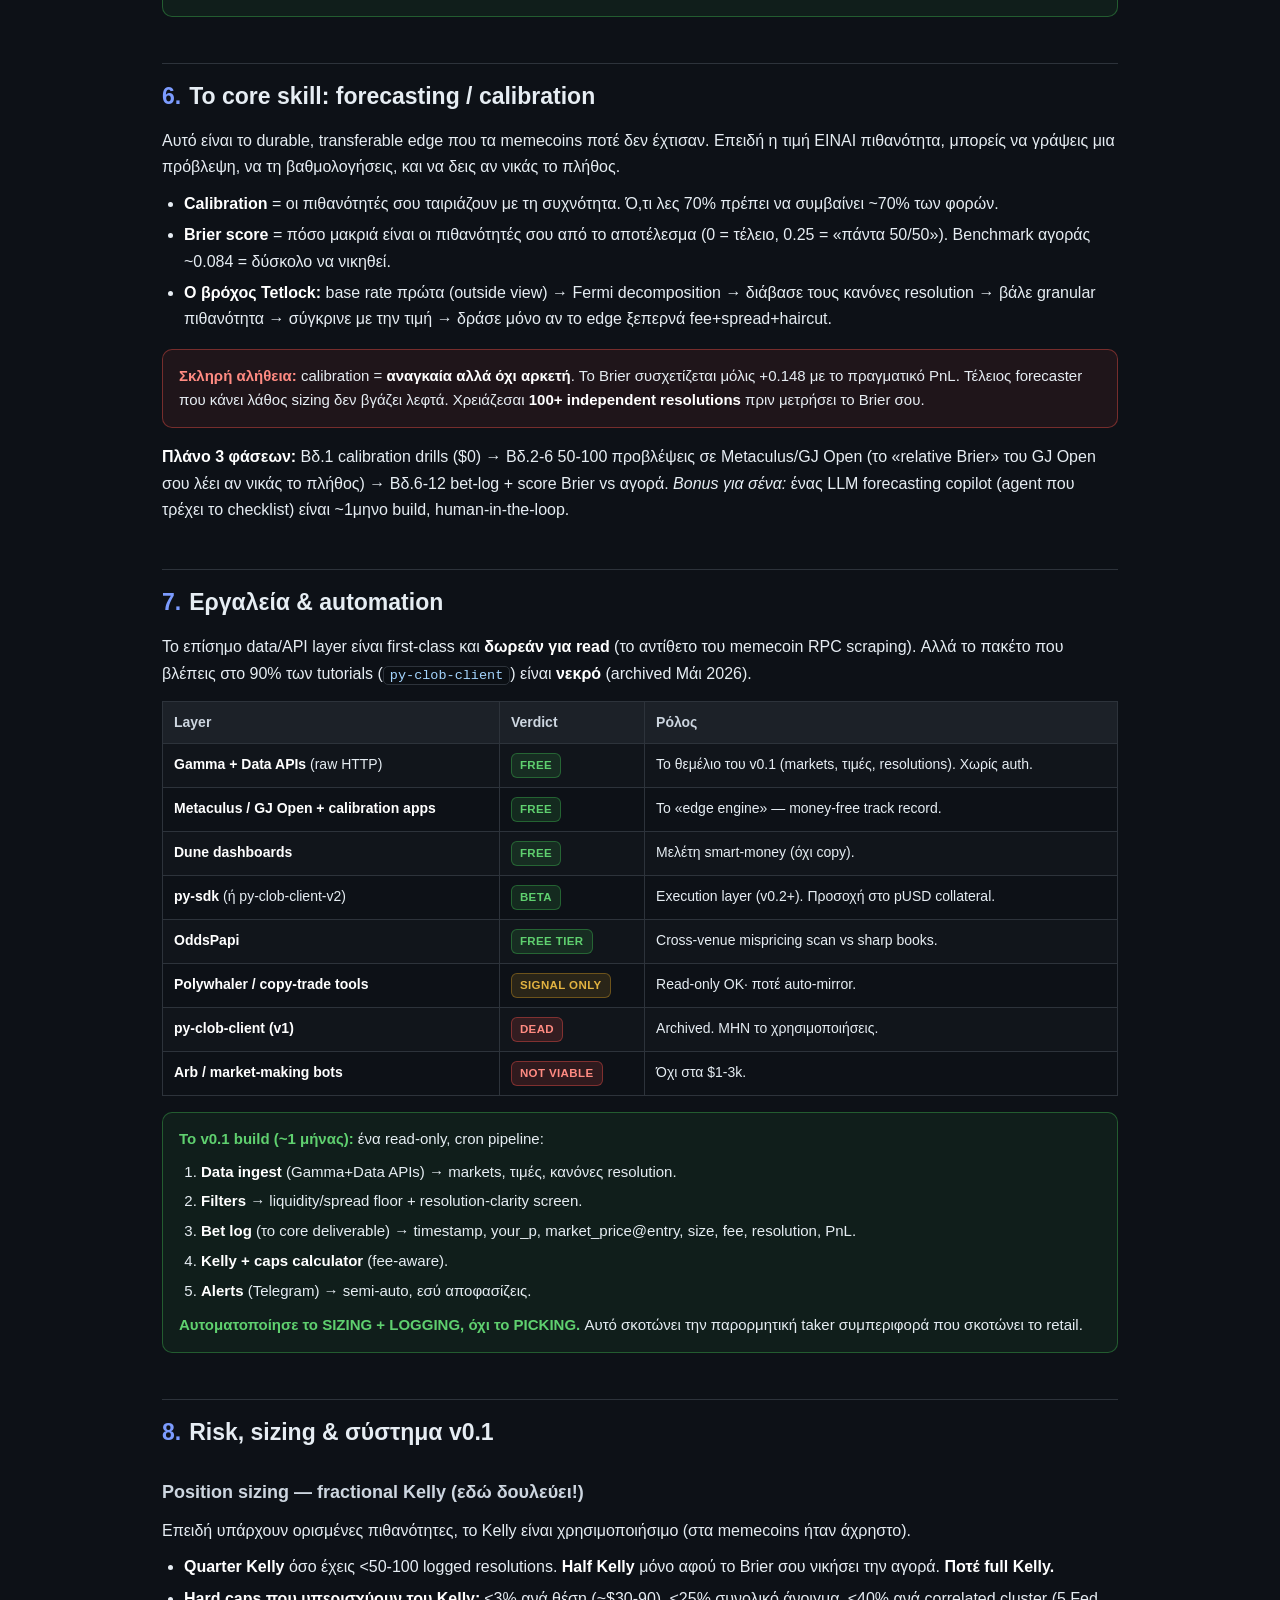
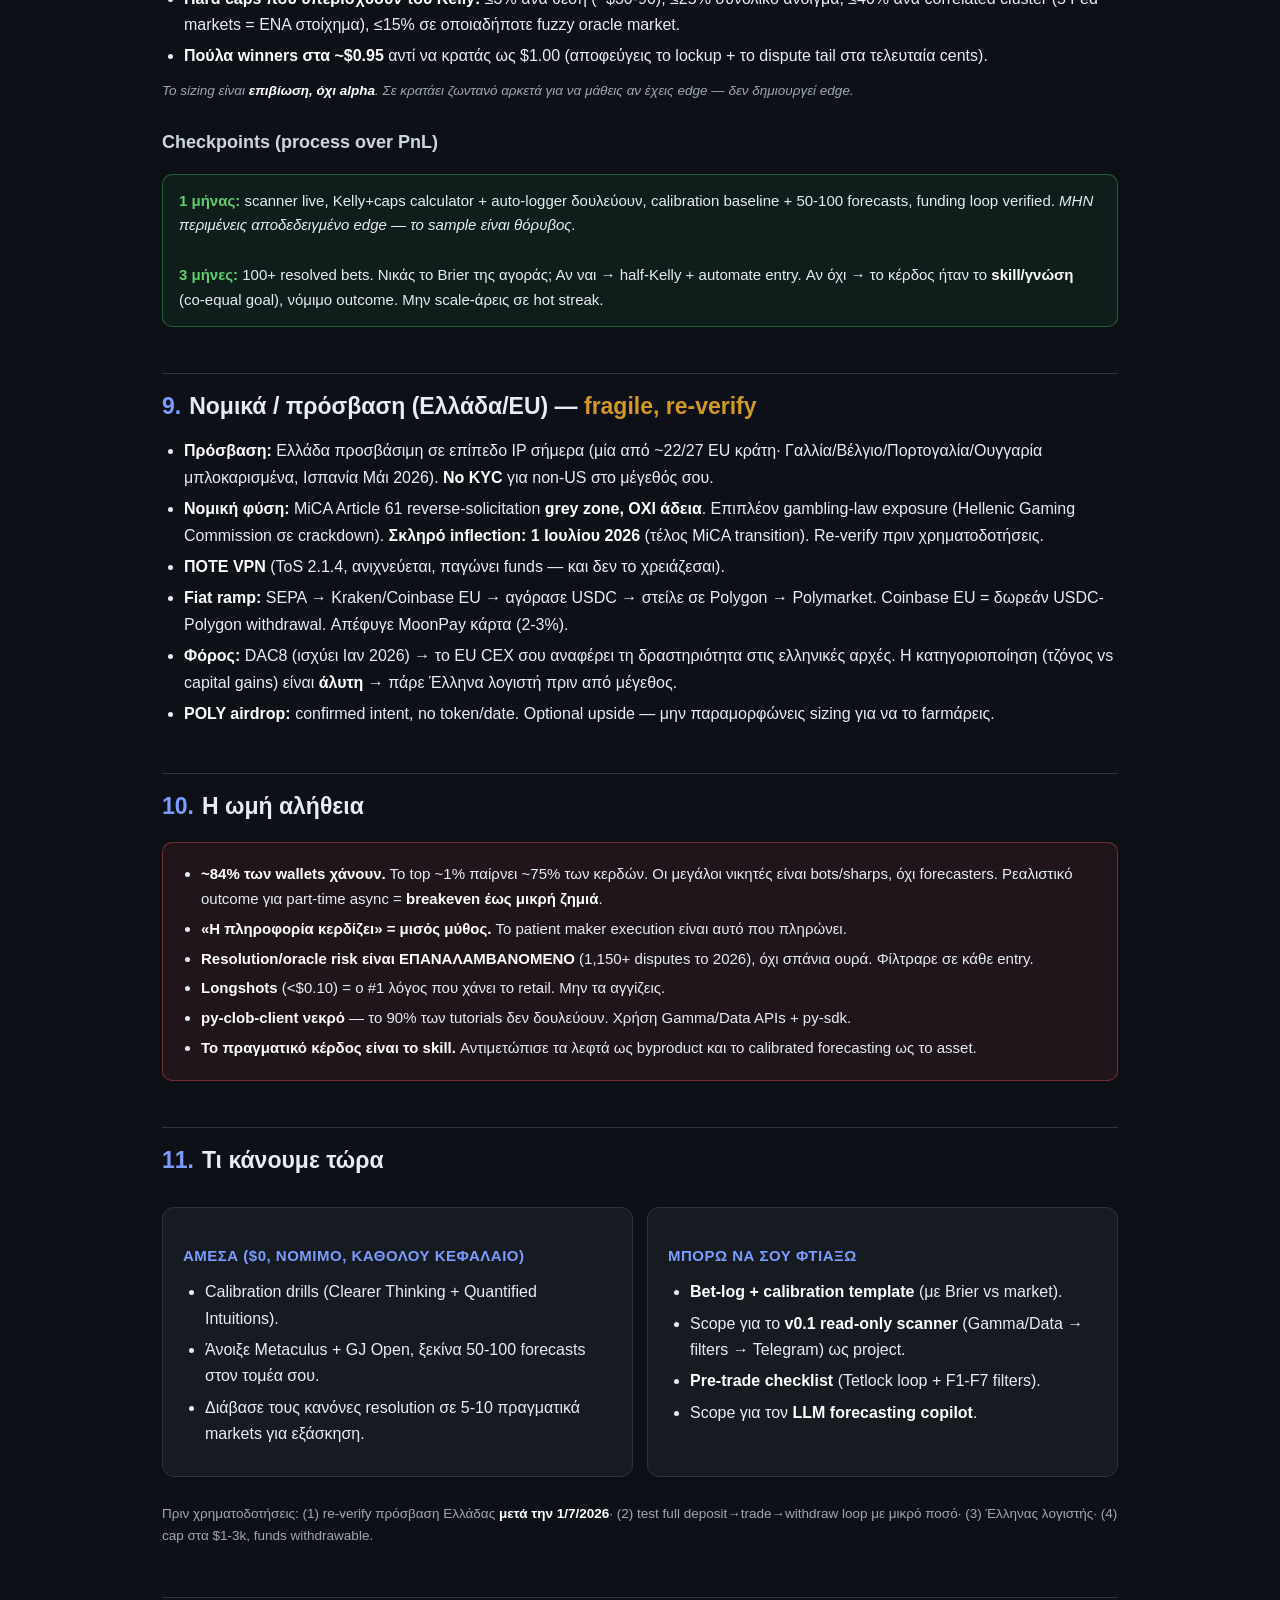
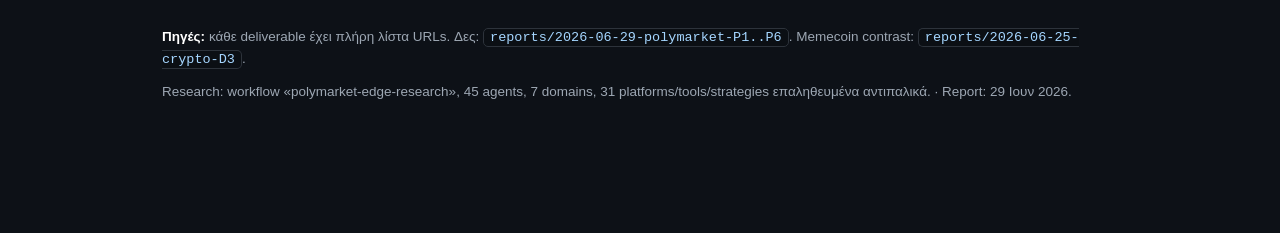
<file: reports/2026-06-29-polymarket-master-report.html>
<!DOCTYPE html>
<html lang="el">
<head>
<meta charset="UTF-8">
<meta name="viewport" content="width=device-width, initial-scale=1.0">
<title>Polymarket — Master Report (+ σύγκριση με memecoins)</title>
<style>
  :root{
    --bg:#0d1117; --panel:#161b22; --panel2:#1c2128; --ink:#e6edf3; --muted:#9da7b3;
    --line:#2d333b; --accent:#7c9cff; --accent2:#a371f7; --green:#3fb950; --red:#f85149; --amber:#d29922;
    --chip:#21262d;
  }
  *{box-sizing:border-box}
  html{scroll-behavior:smooth}
  body{margin:0;background:var(--bg);color:var(--ink);
    font:16px/1.65 -apple-system,BlinkMacSystemFont,"Segoe UI",Roboto,Helvetica,Arial,sans-serif;}
  .wrap{max-width:1000px;margin:0 auto;padding:32px 22px 120px;}
  header.hero{padding:34px 0 18px;border-bottom:1px solid var(--line);margin-bottom:28px;}
  h1{font-size:30px;margin:0 0 8px;letter-spacing:-.3px}
  .sub{color:var(--muted);font-size:15px;margin:0}
  .meta-row{display:flex;flex-wrap:wrap;gap:8px;margin-top:16px}
  .chip{background:var(--chip);border:1px solid var(--line);border-radius:999px;
    padding:4px 12px;font-size:13px;color:var(--muted)}
  h2{font-size:23px;margin:46px 0 12px;padding-top:14px;border-top:1px solid var(--line)}
  h2 .num{color:var(--accent);font-variant-numeric:tabular-nums;margin-right:8px}
  h3{font-size:18px;margin:26px 0 8px;color:#cdd6e0}
  h4{font-size:15px;margin:18px 0 6px;color:var(--accent);text-transform:uppercase;letter-spacing:.5px}
  p{margin:10px 0}
  ul,ol{margin:10px 0;padding-left:22px}
  li{margin:5px 0}
  a{color:var(--accent);text-decoration:none}
  a:hover{text-decoration:underline}
  code{background:#0b0f14;border:1px solid var(--line);border-radius:5px;padding:1px 6px;
    font:13.5px/1.4 "SF Mono",ui-monospace,Menlo,Consolas,monospace;color:#a5d6ff}
  strong{color:#fff}
  .lead{font-size:17px;color:#cdd6e0;background:var(--panel);border:1px solid var(--line);
    border-radius:12px;padding:18px 20px}
  .verdict{font-size:17px;background:linear-gradient(135deg,rgba(124,156,255,.1),rgba(163,113,247,.08));
    border:1px solid rgba(124,156,255,.4);border-radius:12px;padding:20px 22px;margin:18px 0}
  .verdict b{color:#fff}
  .toc{background:var(--panel);border:1px solid var(--line);border-radius:12px;padding:18px 22px;margin:24px 0}
  .toc h4{margin-top:0}
  .toc ol{columns:2;column-gap:30px}
  @media(max-width:640px){.toc ol{columns:1}}
  .card{background:var(--panel);border:1px solid var(--line);border-radius:12px;padding:18px 20px;margin:16px 0}
  .grid{display:grid;grid-template-columns:1fr 1fr;gap:14px}
  @media(max-width:720px){.grid{grid-template-columns:1fr}}
  .callout{border-radius:10px;padding:14px 16px;margin:16px 0;border:1px solid;font-size:15px}
  .warn{background:rgba(248,81,73,.08);border-color:rgba(248,81,73,.4)}
  .warn b{color:#ff8b82}
  .ok{background:rgba(63,185,80,.08);border-color:rgba(63,185,80,.4)}
  .ok b{color:#5fd06f}
  .note{background:rgba(210,153,34,.08);border-color:rgba(210,153,34,.4)}
  .note b{color:#e3b341}
  .tag{display:inline-block;font-size:11.5px;font-weight:700;padding:2px 8px;border-radius:6px;
    text-transform:uppercase;letter-spacing:.4px;vertical-align:middle}
  .t-legit{background:rgba(63,185,80,.15);color:#5fd06f;border:1px solid rgba(63,185,80,.4)}
  .t-risky{background:rgba(210,153,34,.15);color:#e3b341;border:1px solid rgba(210,153,34,.4)}
  .t-avoid{background:rgba(248,81,73,.15);color:#ff8b82;border:1px solid rgba(248,81,73,.4)}
  table{width:100%;border-collapse:collapse;margin:14px 0;font-size:14px}
  th,td{border:1px solid var(--line);padding:9px 11px;text-align:left;vertical-align:top}
  th{background:var(--panel2);color:#cdd6e0;font-weight:600}
  tr:nth-child(even) td{background:rgba(255,255,255,.015)}
  .mc{color:#ff9e9e}
  .pm{color:#9ecbff}
  .step{display:flex;gap:14px;margin:12px 0;align-items:flex-start}
  .step .n{flex:0 0 30px;height:30px;border-radius:50%;background:var(--accent);color:#0d1117;
    font-weight:800;display:flex;align-items:center;justify-content:center;font-size:14px}
  .gloss{font-size:13.5px;color:var(--muted);font-style:italic;margin:4px 0 0}
  .kpi{display:flex;gap:14px;flex-wrap:wrap;margin:14px 0}
  .kpi .b{flex:1;min-width:140px;background:var(--panel2);border:1px solid var(--line);
    border-radius:10px;padding:12px 14px}
  .kpi .b .v{font-size:20px;font-weight:800;color:#fff}
  .kpi .b .l{font-size:12.5px;color:var(--muted)}
  hr{border:none;border-top:1px solid var(--line);margin:30px 0}
  .small{font-size:13.5px;color:var(--muted)}
  footer{margin-top:50px;padding-top:18px;border-top:1px solid var(--line);color:var(--muted);font-size:13.5px}
  .pill-list{list-style:none;padding:0}
  .pill-list li{padding:8px 0;border-bottom:1px dashed var(--line)}
  .pill-list li:last-child{border-bottom:none}
  .winner{font-weight:700}
</style>
</head>
<body>
<div class="wrap">

<nav style="display:flex;gap:10px;align-items:center;flex-wrap:wrap;padding:10px 14px;margin-bottom:18px;background:#161b22;border:1px solid #2d333b;border-radius:10px;font-size:13.5px">
  <a href="2026-06-29-trading-research-hub.html" style="color:#7c9cff;text-decoration:none;font-weight:600">📊 Hub</a>
  <span style="color:#2d333b">|</span>
  <a href="2026-06-29-crypto-master-report.html" style="color:#9da7b3;text-decoration:none">← 🪙 Crypto</a>
  <span style="color:#2d333b">|</span>
  <span style="color:#e6edf3;font-weight:600">🎯 Polymarket</span>
</nav>

<header class="hero">
  <h1>🎯 Polymarket — Master Report</h1>
  <p class="sub">Πλάνο + τι αλλάζει σε σχέση με τα memecoins, σε απλή γλώσσα.</p>
  <div class="meta-row">
    <span class="chip">🔬 Research: 45 agents, 7 domains</span>
    <span class="chip">✅ 31 platforms/tools/strategies verified</span>
    <span class="chip">📊 Prediction markets</span>
    <span class="chip">🇬🇷 Greece/EU access</span>
    <span class="chip">💰 $1-3k · ⏱ 1-2h/μέρα</span>
  </div>
</header>

<p class="lead">
Ζήτησες πλάνο για Polymarket και τι <strong>διαφοροποιήσεις</strong> υπάρχουν στις στρατηγικές σε σχέση με το memecoin trading. Έτρεξα ένα ολόκληρο research workflow (ίδια δομή: 7 παράλληλοι researchers → adversarial verify → σύνθεση 6 οδηγών). Αυτό το report τα μαζεύει και βάζει τη <strong>σύγκριση μπροστά</strong>.
</p>

<div class="verdict">
<b>Το verdict χωρίς περιστροφές:</b> κάνε το <b>Polymarket το βασικό σου πεδίο</b> και μάζεψε τα memecoins προς ~μηδέν. ΟΧΙ επειδή βγάζει λεφτά εύκολα (δεν βγάζει: ~84% των wallets χάνουν, το top ~1% παίρνει ~75% των κερδών, και η πιο αυστηρή μελέτη βρήκε ότι ακόμα κι όσοι <em>προβλέπουν σωστά</em> έβγαλαν αρνητική απόδοση γιατί μπαίνουν αργά). Το αλλάζεις γιατί είναι <b>πιο δίκαιο εργαστήριο</b>: ορισμένες πιθανότητες, πραγματικό resolution, μετρήσιμο skill. Ρεαλιστικό money outcome = <b>breakeven έως μικρή ζημιά</b>, με το <b>skill (calibration) ως το πραγματικό κέρδος</b>. Ταιριάζει ακριβώς στον στόχο σου: λεφτά + κατανόηση. Πρόταση: <b>~85/15 χρόνος προς Polymarket</b>, capped στα $1-3k, μήνας 1 = δίδακτρα + χτίσιμο εργαλείου, όχι έσοδα.
</div>

<div class="toc">
  <h4>Περιεχόμενα</h4>
  <ol>
    <li><a href="#run">Τι έτρεξα</a></li>
    <li><a href="#matrix">Η σύγκριση (12 διαστάσεις)</a></li>
    <li><a href="#skills">Skills: τι μεταφέρεται / τι πεθαίνει / τι νέο</a></li>
    <li><a href="#how">Πώς δουλεύει το Polymarket</a></li>
    <li><a href="#strategies">Στρατηγικές (ranked)</a></li>
    <li><a href="#calibration">Το core skill: forecasting</a></li>
    <li><a href="#tools">Εργαλεία & automation</a></li>
    <li><a href="#risk">Risk, sizing & σύστημα v0.1</a></li>
    <li><a href="#legal">Νομικά (Ελλάδα/EU)</a></li>
    <li><a href="#truth">Η ωμή αλήθεια</a></li>
    <li><a href="#next">Τι κάνουμε τώρα</a></li>
  </ol>
</div>

<!-- 1 -->
<h2 id="run"><span class="num">1.</span>Τι έτρεξα</h2>
<p>Workflow <code>polymarket-edge-research</code>: 7 domains (mechanics & access, strategy taxonomy, forecasting/calibration, tooling/automation, risk/bankroll, differentiation vs memecoins, πώς χάνει ο κόσμος) → adversarial verification σε κάθε platform/tool/strategy/legal claim → σύνθεση σε 6 deliverables (P1-P6). Όλα στο <code>reports/</code>.</p>
<table>
  <tr><th>Doc</th><th>Τι είναι</th></tr>
  <tr><td><strong>P1</strong></td><td>Πώς δουλεύει το Polymarket + νομική πρόσβαση από Ελλάδα/EU</td></tr>
  <tr><td><strong>P3</strong></td><td><strong>Memecoin vs Polymarket — η σύγκριση (το headline)</strong></td></tr>
  <tr><td><strong>P2</strong></td><td>Στρατηγικές, ranked για το προφίλ σου</td></tr>
  <tr><td><strong>P4</strong></td><td>Forecasting & calibration curriculum (το core skill)</td></tr>
  <tr><td><strong>P5</strong></td><td>Εργαλεία, data & automation map</td></tr>
  <tr><td><strong>P6</strong></td><td>Starter system spec + risk/bankroll (v0.1)</td></tr>
</table>

<!-- 2 -->
<h2 id="matrix"><span class="num">2.</span>Η σύγκριση (12 διαστάσεις)</h2>
<p>Το κεντρικό κομμάτι. <span class="mc">Κόκκινο = memecoins</span>, <span class="pm">μπλε = Polymarket</span>.</p>
<table>
  <tr><th>Διάσταση</th><th class="mc">Memecoins</th><th class="pm">Polymarket</th></tr>
  <tr><td><strong>1. Πηγή edge</strong></td><td>Narrative + ταχύτητα, σε χάος χωρίς ορισμένες πιθανότητες</td><td><code>η πιθανότητά σου − τιμή αγοράς</code> = υπολογίσιμο. Αλλά ο πραγματικός οδηγός είναι <strong>πληροφορία + υπομονετικό maker execution</strong>, όχι μόνο «ξέρω καλύτερα»</td></tr>
  <tr><td><strong>2. Skill που χρειάζεται</strong></td><td>Narrative reading, on-chain forensics. Δεν μετριέται, δεν μεταφέρεται, πεθαίνει με κάθε meta</td><td><strong>Calibration (μετρήσιμη), forecasting, ανάγνωση κανόνων resolution.</strong> Συσσωρεύεται και μεταφέρεται</td></tr>
  <tr><td><strong>3. Χρονικός ορίζοντας</strong></td><td>&lt;4h, μιας χρήσης, δεν προλαβαίνεις να βλέπεις</td><td><strong>Εσύ διαλέγεις:</strong> ώρες έως μήνες. Διάμεσος ~41' μετά το event. Βάζεις limit order και φεύγεις → ταιριάζει στο async</td></tr>
  <tr><td><strong>4. Είδη ρίσκου</strong></td><td>Rug / honeypot / bundle / slippage. Καταστροφικό &amp; ακαριαίο</td><td><strong>Oracle/resolution risk</strong> (μπορεί να βγει λάθος), <strong>κλείδωμα κεφαλαίου</strong>, ρηχό book. Λιγότερο καταστροφικό, αλλά 2 ΝΕΑ ρίσκα</td></tr>
  <tr><td><strong>5. Έξοδα</strong></td><td>~3-7% round-trip, αναπόφευκτα. Θες +10% για breakeven</td><td><strong>Maker (resting limit) = $0 + rebate.</strong> Taker = 0.75-1.8%. Αν μένεις maker, τα έξοδα καταρρέουν στο ~0</td></tr>
  <tr><td><strong>6. Ρόλος automation</strong></td><td>Αυτοματοποιείς τα EXITS πρώτα. Το picking είναι speed race που χάνεις</td><td>Αυτοματοποιείς <strong>SIZING + LOGGING</strong> πρώτα. ΟΧΙ το picking μέχρι να αποδειχθεί. Arb/MM bots ΔΕΝ είναι βιώσιμα στα $1-3k</td></tr>
  <tr><td><strong>7. Kelly / πιθανότητες</strong></td><td><strong>Άχρηστο.</strong> Καμία ορισμένη πιθανότητα</td><td><strong>Native.</strong> Τιμή = πιθανότητα, payoff $1/$0 → Kelly + Brier δουλεύουν. <em>Ο δομικός λόγος που είναι πραγματικό εργαστήριο</em></td></tr>
  <tr><td><strong>8. Variance</strong></td><td>Ακραία, fat-tailed, σχεδόν θόρυβος. ~98% αποτυγχάνουν</td><td>Φραγμένη ανά στοίχημα ($1/$0), αλλά ο πληθυσμός σκληρός. Θες 100+ resolutions πριν μετρήσει το Brier σου</td></tr>
  <tr><td><strong>9. Scalability</strong></td><td>Καπάκι από τη ρευστότητα· η αγορά σου τραντάζει το pool</td><td>Επίσης καπάκι στα thin niche markets. Αλλά το μικρό σου μέγεθος <strong>χωράει ακριβώς εκεί που η ανεπάρκεια ζει</strong></td></tr>
  <tr><td><strong>10. Tilt / ψυχολογία</strong></td><td>Υψηλό. Round-tripping, FOMO, revenge, averaging down</td><td>Χαμηλότερο (βάζεις order, φεύγεις). Νέα tilt: ανυπόμονος taker + overconfident sizing</td></tr>
  <tr><td><strong>11. Πώς χάνει ο κόσμος</strong></td><td>Είσαι exit liquidity σε rugs, bundles, paid groups, snipers</td><td>Μπαίνεις <strong>αργά ως taker</strong> σε κακή τιμή, αγοράζεις <strong>longshots</strong>, πληρώνεις spread σε sharper crowd</td></tr>
  <tr><td><strong>12. Νομικά / πρόσβαση</strong></td><td>Permissionless, no KYC, no geo-block. Ρίσκο = τεχνικό</td><td>Ελλάδα προσβάσιμη σήμερα, αλλά <strong>MiCA grey zone + gambling-law + cliff 1/7/2026</strong>. Εδώ τα memecoins είναι πιο καθαρά</td></tr>
</table>

<!-- 3 -->
<h2 id="skills"><span class="num">3.</span>Skills: τι μεταφέρεται, τι πεθαίνει, τι νέο</h2>
<div class="grid">
  <div class="card"><h4 style="color:var(--green)">✅ Μεταφέρεται</h4>
    <ul><li><strong>API / bot-building.</strong> Φτιάχνεις ήδη pipelines/alerts. Εδώ πιο καθαρό (δωρεάν Gamma/Data APIs, πραγματικό order book).</li><li><strong>Exit/sizing discipline</strong> → γίνεται fractional Kelly + maker orders + hard caps. Ίδιος μυς, τώρα υπολογίσιμος.</li><li><strong>Γρήγορο triage</strong> ειδοποιήσεων → weekly watchlist + pre-trade checklist.</li></ul>
  </div>
  <div class="card"><h4 style="color:var(--red)">💀 Πεθαίνει</h4>
    <ul><li><strong>Narrative/meta reading.</strong> Μηδενική αξία σε αγορά με ορισμένο resolution.</li><li><strong>MEV / rug forensics.</strong> Δεν υπάρχουν rugs/honeypots.</li><li><strong>Sniper ταχύτητα.</strong> Bot-owned (73% του arb κέρδους σε sub-100ms bots).</li></ul>
  </div>
  <div class="card"><h4 style="color:var(--accent2)">🆕 Νέο (από το μηδέν)</h4>
    <ul><li><strong>Probability calibration / Brier.</strong> Οι πιθανότητές σου να ταιριάζουν με τα αποτελέσματα. Εκπαιδεύεται δωρεάν.</li><li><strong>Base-rate forecasting.</strong> «Outside view first». Ο βρόχος του Tetlock.</li><li><strong>Ανάγνωση oracle/resolution risk.</strong> Διαβάζεις τους ακριβείς κανόνες σαν δικηγόρος.</li></ul>
  </div>
  <div class="card"><h4>🧭 Το νόημα</h4>
    <p>Το core thesis σου («γίνε η καλύτερα πληροφορημένη πλευρά, όχι η πιο γρήγορη») <strong>επιβιώνει</strong>. Αλλά εδώ είναι <strong>μετρήσιμο</strong>, και το <strong>execution (maker) είναι το μισό edge</strong>, όχι λεπτομέρεια.</p>
  </div>
</div>

<!-- 4 -->
<h2 id="how"><span class="num">4.</span>Πώς δουλεύει το Polymarket (απλά)</h2>
<ul>
  <li><strong>Στοιχηματίζεις σε εκβάσεις πραγματικών γεγονότων</strong> (εκλογές, τιμές, αθλητικά, AI milestones). Αγοράζεις μετοχές <strong>YES</strong> ή <strong>NO</strong>.</li>
  <li><strong>Η τιμή ΕΙΝΑΙ η πιθανότητα.</strong> YES στα $0.65 = η αγορά λέει 65% να συμβεί. YES + NO = πάντα $1.00. Αν συμβεί → η μετοχή πληρώνει $1, αλλιώς $0.</li>
  <li><strong>Order book (CLOB)</strong>, settlement σε Polygon, με USDC (που τυλίγεται αυτόματα σε «pUSD»). Gas &lt; $0.01.</li>
  <li class="winner"><strong>Maker vs Taker = όλο το παιχνίδι των εξόδων.</strong> Limit order που <em>κάθεται</em> στο book = maker = <strong>$0 + rebate</strong>. Order που περνάει το spread και γεμίζει αμέσως = taker = πληρώνει 0.75-1.8%. <strong>Default σε resting limit orders, ποτέ μην περνάς το spread.</strong></li>
</ul>
<div class="callout warn">
<b>Το ΝΕΟ μεγάλο ρίσκο — resolution via UMA oracle:</b> ένα memecoin δεν «κλείνει» ποτέ. Μια αγορά Polymarket κλείνει με <strong>ψηφοφορία κατόχων του UMA token, όχι με «αντικειμενική αλήθεια»</strong>. Μπορείς να έχεις δίκιο και να πληρωθείς λάθος.
<ul style="margin-top:8px">
<li>Ukraine deal (2025, ~$7M): έκλεισε «Yes» ενώ δεν υπήρχε deal, μετά από whale με ~25% των ψήφων.</li>
<li>MicroStrategy «πούλησε BTC ως 31 Μαΐου» (2026, $60-85M): διαφωνία καθαρά για τη διατύπωση.</li>
<li><strong>1,150+ disputed markets το 2026</strong> (ξεπέρασε ήδη όλο το 2025). Σε ~50% των disputes, &gt;50% των ψήφων από τα top-10 wallets.</li>
</ul>
<b>Άμυνα:</b> προτίμα <strong>αντικειμενικά / Chainlink-resolved</strong> markets (σπορ, τιμές), διάβασε τους ακριβείς κανόνες πριν μπεις, απέφυγε ασαφή διατύπωση («significant», «major»).
</div>
<p class="gloss"><strong>CLOB</strong> = central limit order book, το βιβλίο εντολών. <strong>oracle</strong> = ο μηχανισμός που αποφασίζει πώς «έκλεισε» η αγορά. <strong>capital lockup</strong> = τα λεφτά σου είναι δεσμευμένα μέχρι να κλείσει η αγορά (διάμεσος ~41', αλλά ουρά έως μέρες/βδομάδες).</p>

<!-- 5 -->
<h2 id="strategies"><span class="num">5.</span>Στρατηγικές (ranked για το προφίλ σου)</h2>
<div class="callout note">
<b>Το μεγάλο εύρημα (που ανατρέπει την προφανή λογική):</b> «η πληροφορία κερδίζει» είναι μισός μύθος. Η πιο αυστηρή μελέτη (Della Vedova 2026, 222εκ trades) βρήκε ότι οι <strong>σωστοί στις προβλέψεις έβγαλαν ΑΡΝΗΤΙΚΗ απόδοση</strong> γιατί μπαίνουν αργά ως takers, ενώ οι σχεδόν-τυχαίοι έβγαλαν κέρδος μέσω <strong>maker discipline</strong>. Άρα το edge = πληροφορία + maker execution + calibration, ΟΧΙ πληροφορία μόνη.
</div>
<table>
  <tr><th>Στρατηγική</th><th>Verdict</th><th>Σχόλιο</th></tr>
  <tr><td><strong>Niche mispricing στον τομέα σου</strong> (AI/crypto/tech), ως maker</td><td><span class="tag t-risky">risky, salvageable</span></td><td>Tier 1. Εκεί που οι άνθρωποι ακόμα νικούν bots: thin, niche markets με domain knowledge. ΜΟΝΟ ως maker + resolution filter + Brier logging.</td></tr>
  <tr><td><strong>Calibration ως meta-skill</strong> (δωρεάν training)</td><td><span class="tag t-legit">legit</span></td><td>Tier 1. Το φθηνότερο, χαμηλότερου ρίσκου πρώτο βήμα. $0, &lt;30'/μέρα, evidence-backed.</td></tr>
  <tr><td><strong>Favorite-longshot fade</strong> (πούλα overpriced longshots ως maker)</td><td><span class="tag t-legit">legit</span></td><td>Tier 2. Το πιο σταθερό ακαδημαϊκό εύρημα. Edge ~2-5%/contract, αργό. Bonus: τα longshots είναι ο #1 λόγος που χάνει το retail.</td></tr>
  <tr><td><strong>NegRisk arb scanner</strong> (άθροισμα YES &lt; $1)</td><td><span class="tag t-risky">risky</span></td><td>Tier 2. Φτιάξ' το read-only πρώτα. Τα 2026 taker fees μπορεί να αντιστρέψουν το edge. Καλό για να μάθεις το API.</td></tr>
  <tr><td><strong>Copy-trading whales</strong></td><td><span class="tag t-risky">signal only</span></td><td>Tier 3. Το «78% hit-rate» είναι folklore (n=14 blog). Ποτέ τυφλό mirror (γίνεσαι exit liquidity). Χρήση μόνο για μελέτη.</td></tr>
  <tr><td><strong>News-trading ταχύτητας</strong></td><td><span class="tag t-avoid">poor fit</span></td><td>Bots αντιδρούν σε ~21-150ms. Θα είσαι το liquidity που μαζεύουν.</td></tr>
  <tr><td><strong>Market-making / arb bots</strong></td><td><span class="tag t-avoid">defer/avoid</span></td><td>Latency war + χρειάζεται $1M-10M pools. Τα $1-3k είναι πολύ λίγα. Αντιφάσκει στο info-not-speed thesis.</td></tr>
</table>
<div class="callout ok">
<b>Τι να ξεκινήσεις (2-3 picks):</b>
<ol style="margin-top:8px">
<li><strong>Calibration dojo + paper track record</strong> (Βδομάδα 1, $0): Clearer Thinking + Quantified Intuitions Pastcasting → μετά Metaculus + Good Judgment Open, 50-100 timestamped προβλέψεις.</li>
<li><strong>Niche mispricing ως maker</strong> στον τομέα σου, σε liquid + αντικειμενικά markets, 30-7 ημερών.</li>
<li><strong>Αυτοματοποίησε το measurement + discipline</strong> (sizing + logging), ΟΧΙ το picking.</li>
</ol>
</div>

<!-- 6 -->
<h2 id="calibration"><span class="num">6.</span>Το core skill: forecasting / calibration</h2>
<p>Αυτό είναι το durable, transferable edge που τα memecoins ποτέ δεν έχτισαν. Επειδή η τιμή ΕΙΝΑΙ πιθανότητα, μπορείς να γράψεις μια πρόβλεψη, να τη βαθμολογήσεις, και να δεις αν νικάς το πλήθος.</p>
<ul>
  <li><strong>Calibration</strong> = οι πιθανότητές σου ταιριάζουν με τη συχνότητα. Ό,τι λες 70% πρέπει να συμβαίνει ~70% των φορών.</li>
  <li><strong>Brier score</strong> = πόσο μακριά είναι οι πιθανότητές σου από το αποτέλεσμα (0 = τέλειο, 0.25 = «πάντα 50/50»). Benchmark αγοράς ~0.084 = δύσκολο να νικηθεί.</li>
  <li><strong>Ο βρόχος Tetlock:</strong> base rate πρώτα (outside view) → Fermi decomposition → διάβασε τους κανόνες resolution → βάλε granular πιθανότητα → σύγκρινε με την τιμή → δράσε μόνο αν το edge ξεπερνά fee+spread+haircut.</li>
</ul>
<div class="callout warn">
<b>Σκληρή αλήθεια:</b> calibration = <strong>αναγκαία αλλά όχι αρκετή</strong>. Το Brier συσχετίζεται μόλις +0.148 με το πραγματικό PnL. Τέλειος forecaster που κάνει λάθος sizing δεν βγάζει λεφτά. Χρειάζεσαι <strong>100+ independent resolutions</strong> πριν μετρήσει το Brier σου.
</div>
<p><strong>Πλάνο 3 φάσεων:</strong> Βδ.1 calibration drills ($0) → Βδ.2-6 50-100 προβλέψεις σε Metaculus/GJ Open (το «relative Brier» του GJ Open σου λέει αν νικάς το πλήθος) → Βδ.6-12 bet-log + score Brier vs αγορά. <em>Bonus για σένα:</em> ένας LLM forecasting copilot (agent που τρέχει το checklist) είναι ~1μηνο build, human-in-the-loop.</p>

<!-- 7 -->
<h2 id="tools"><span class="num">7.</span>Εργαλεία & automation</h2>
<p>Το επίσημο data/API layer είναι first-class και <strong>δωρεάν για read</strong> (το αντίθετο του memecoin RPC scraping). Αλλά το πακέτο που βλέπεις στο 90% των tutorials (<code>py-clob-client</code>) είναι <strong>νεκρό</strong> (archived Μάι 2026).</p>
<table>
  <tr><th>Layer</th><th>Verdict</th><th>Ρόλος</th></tr>
  <tr><td><strong>Gamma + Data APIs</strong> (raw HTTP)</td><td><span class="tag t-legit">free</span></td><td>Το θεμέλιο του v0.1 (markets, τιμές, resolutions). Χωρίς auth.</td></tr>
  <tr><td><strong>Metaculus / GJ Open + calibration apps</strong></td><td><span class="tag t-legit">free</span></td><td>Το «edge engine» — money-free track record.</td></tr>
  <tr><td><strong>Dune dashboards</strong></td><td><span class="tag t-legit">free</span></td><td>Μελέτη smart-money (όχι copy).</td></tr>
  <tr><td><strong>py-sdk</strong> (ή py-clob-client-v2)</td><td><span class="tag t-legit">beta</span></td><td>Execution layer (v0.2+). Προσοχή στο pUSD collateral.</td></tr>
  <tr><td><strong>OddsPapi</strong></td><td><span class="tag t-legit">free tier</span></td><td>Cross-venue mispricing scan vs sharp books.</td></tr>
  <tr><td><strong>Polywhaler / copy-trade tools</strong></td><td><span class="tag t-risky">signal only</span></td><td>Read-only OK· ποτέ auto-mirror.</td></tr>
  <tr><td><strong>py-clob-client (v1)</strong></td><td><span class="tag t-avoid">dead</span></td><td>Archived. ΜΗΝ το χρησιμοποιήσεις.</td></tr>
  <tr><td><strong>Arb / market-making bots</strong></td><td><span class="tag t-avoid">not viable</span></td><td>Όχι στα $1-3k.</td></tr>
</table>
<div class="callout ok">
<b>Το v0.1 build (~1 μήνας):</b> ένα read-only, cron pipeline:
<ol style="margin-top:8px">
<li><strong>Data ingest</strong> (Gamma+Data APIs) → markets, τιμές, κανόνες resolution.</li>
<li><strong>Filters</strong> → liquidity/spread floor + resolution-clarity screen.</li>
<li><strong>Bet log</strong> (το core deliverable) → timestamp, your_p, market_price@entry, size, fee, resolution, PnL.</li>
<li><strong>Kelly + caps calculator</strong> (fee-aware).</li>
<li><strong>Alerts</strong> (Telegram) → semi-auto, εσύ αποφασίζεις.</li>
</ol>
<b>Αυτοματοποίησε το SIZING + LOGGING, όχι το PICKING.</b> Αυτό σκοτώνει την παρορμητική taker συμπεριφορά που σκοτώνει το retail.
</div>

<!-- 8 -->
<h2 id="risk"><span class="num">8.</span>Risk, sizing & σύστημα v0.1</h2>
<h3>Position sizing — fractional Kelly (εδώ δουλεύει!)</h3>
<p>Επειδή υπάρχουν ορισμένες πιθανότητες, το Kelly είναι χρησιμοποιήσιμο (στα memecoins ήταν άχρηστο).</p>
<ul>
  <li><strong>Quarter Kelly</strong> όσο έχεις &lt;50-100 logged resolutions. <strong>Half Kelly</strong> μόνο αφού το Brier σου νικήσει την αγορά. <strong>Ποτέ full Kelly.</strong></li>
  <li><strong>Hard caps που υπερισχύουν του Kelly:</strong> ≤3% ανά θέση (~$30-90), ≤25% συνολικό άνοιγμα, ≤40% ανά correlated cluster (5 Fed markets = ΕΝΑ στοίχημα), ≤15% σε οποιαδήποτε fuzzy oracle market.</li>
  <li><strong>Πούλα winners στα ~$0.95</strong> αντί να κρατάς ως $1.00 (αποφεύγεις το lockup + το dispute tail στα τελευταία cents).</li>
</ul>
<p class="gloss">Το sizing είναι <strong>επιβίωση, όχι alpha</strong>. Σε κρατάει ζωντανό αρκετά για να μάθεις αν έχεις edge — δεν δημιουργεί edge.</p>
<h3>Checkpoints (process over PnL)</h3>
<div class="callout ok">
<b>1 μήνας:</b> scanner live, Kelly+caps calculator + auto-logger δουλεύουν, calibration baseline + 50-100 forecasts, funding loop verified. <em>ΜΗΝ περιμένεις αποδεδειγμένο edge — το sample είναι θόρυβος.</em><br><br>
<b>3 μήνες:</b> 100+ resolved bets. Νικάς το Brier της αγοράς; Αν ναι → half-Kelly + automate entry. Αν όχι → το κέρδος ήταν το <strong>skill/γνώση</strong> (co-equal goal), νόμιμο outcome. Μην scale-άρεις σε hot streak.
</div>

<!-- 9 -->
<h2 id="legal"><span class="num">9.</span>Νομικά / πρόσβαση (Ελλάδα/EU) — <span style="color:var(--amber)">fragile, re-verify</span></h2>
<ul>
  <li><strong>Πρόσβαση:</strong> Ελλάδα προσβάσιμη σε επίπεδο IP σήμερα (μία από ~22/27 EU κράτη· Γαλλία/Βέλγιο/Πορτογαλία/Ουγγαρία μπλοκαρισμένα, Ισπανία Μάι 2026). <strong>No KYC</strong> για non-US στο μέγεθός σου.</li>
  <li><strong>Νομική φύση:</strong> MiCA Article 61 reverse-solicitation <strong>grey zone, ΟΧΙ άδεια</strong>. Επιπλέον gambling-law exposure (Hellenic Gaming Commission σε crackdown). <strong>Σκληρό inflection: 1 Ιουλίου 2026</strong> (τέλος MiCA transition). Re-verify πριν χρηματοδοτήσεις.</li>
  <li><strong>ΠΟΤΕ VPN</strong> (ToS 2.1.4, ανιχνεύεται, παγώνει funds — και δεν το χρειάζεσαι).</li>
  <li><strong>Fiat ramp:</strong> SEPA → Kraken/Coinbase EU → αγόρασε USDC → στείλε σε Polygon → Polymarket. Coinbase EU = δωρεάν USDC-Polygon withdrawal. Απέφυγε MoonPay κάρτα (2-3%).</li>
  <li><strong>Φόρος:</strong> DAC8 (ισχύει Ιαν 2026) → το EU CEX σου αναφέρει τη δραστηριότητα στις ελληνικές αρχές. Η κατηγοριοποίηση (τζόγος vs capital gains) είναι <strong>άλυτη</strong> → πάρε Έλληνα λογιστή πριν από μέγεθος.</li>
  <li><strong>POLY airdrop:</strong> confirmed intent, no token/date. Optional upside — μην παραμορφώνεις sizing για να το farmάρεις.</li>
</ul>

<!-- 10 -->
<h2 id="truth"><span class="num">10.</span>Η ωμή αλήθεια</h2>
<div class="callout warn">
<ul style="margin:0">
<li><strong>~84% των wallets χάνουν.</strong> Το top ~1% παίρνει ~75% των κερδών. Οι μεγάλοι νικητές είναι bots/sharps, όχι forecasters. Ρεαλιστικό outcome για part-time async = <strong>breakeven έως μικρή ζημιά</strong>.</li>
<li><strong>«Η πληροφορία κερδίζει» = μισός μύθος.</strong> Το patient maker execution είναι αυτό που πληρώνει.</li>
<li><strong>Resolution/oracle risk είναι ΕΠΑΝΑΛΑΜΒΑΝΟΜΕΝΟ</strong> (1,150+ disputes το 2026), όχι σπάνια ουρά. Φίλτραρε σε κάθε entry.</li>
<li><strong>Longshots</strong> (&lt;$0.10) = ο #1 λόγος που χάνει το retail. Μην τα αγγίζεις.</li>
<li><strong>py-clob-client νεκρό</strong> — το 90% των tutorials δεν δουλεύουν. Χρήση Gamma/Data APIs + py-sdk.</li>
<li><strong>Το πραγματικό κέρδος είναι το skill.</strong> Αντιμετώπισε τα λεφτά ως byproduct και το calibrated forecasting ως το asset.</li>
</ul>
</div>

<!-- 11 -->
<h2 id="next"><span class="num">11.</span>Τι κάνουμε τώρα</h2>
<div class="grid">
  <div class="card"><h4>Άμεσα ($0, νόμιμο, καθόλου κεφάλαιο)</h4>
    <ul><li>Calibration drills (Clearer Thinking + Quantified Intuitions).</li><li>Άνοιξε Metaculus + GJ Open, ξεκίνα 50-100 forecasts στον τομέα σου.</li><li>Διάβασε τους κανόνες resolution σε 5-10 πραγματικά markets για εξάσκηση.</li></ul>
  </div>
  <div class="card"><h4>Μπορώ να σου φτιάξω</h4>
    <ul><li><strong>Bet-log + calibration template</strong> (με Brier vs market).</li><li>Scope για το <strong>v0.1 read-only scanner</strong> (Gamma/Data → filters → Telegram) ως project.</li><li><strong>Pre-trade checklist</strong> (Tetlock loop + F1-F7 filters).</li><li>Scope για τον <strong>LLM forecasting copilot</strong>.</li></ul>
  </div>
</div>
<p class="small">Πριν χρηματοδοτήσεις: (1) re-verify πρόσβαση Ελλάδας <strong>μετά την 1/7/2026</strong>· (2) test full deposit→trade→withdraw loop με μικρό ποσό· (3) Έλληνας λογιστής· (4) cap στα $1-3k, funds withdrawable.</p>

<footer>
  <p><strong>Πηγές:</strong> κάθε deliverable έχει πλήρη λίστα URLs. Δες: <code>reports/2026-06-29-polymarket-P1..P6</code>. Memecoin contrast: <code>reports/2026-06-25-crypto-D3</code>.</p>
  <p>Research: workflow «polymarket-edge-research», 45 agents, 7 domains, 31 platforms/tools/strategies επαληθευμένα αντιπαλικά. · Report: 29 Ιουν 2026.</p>
</footer>

</div>
</body>
</html>
</file>
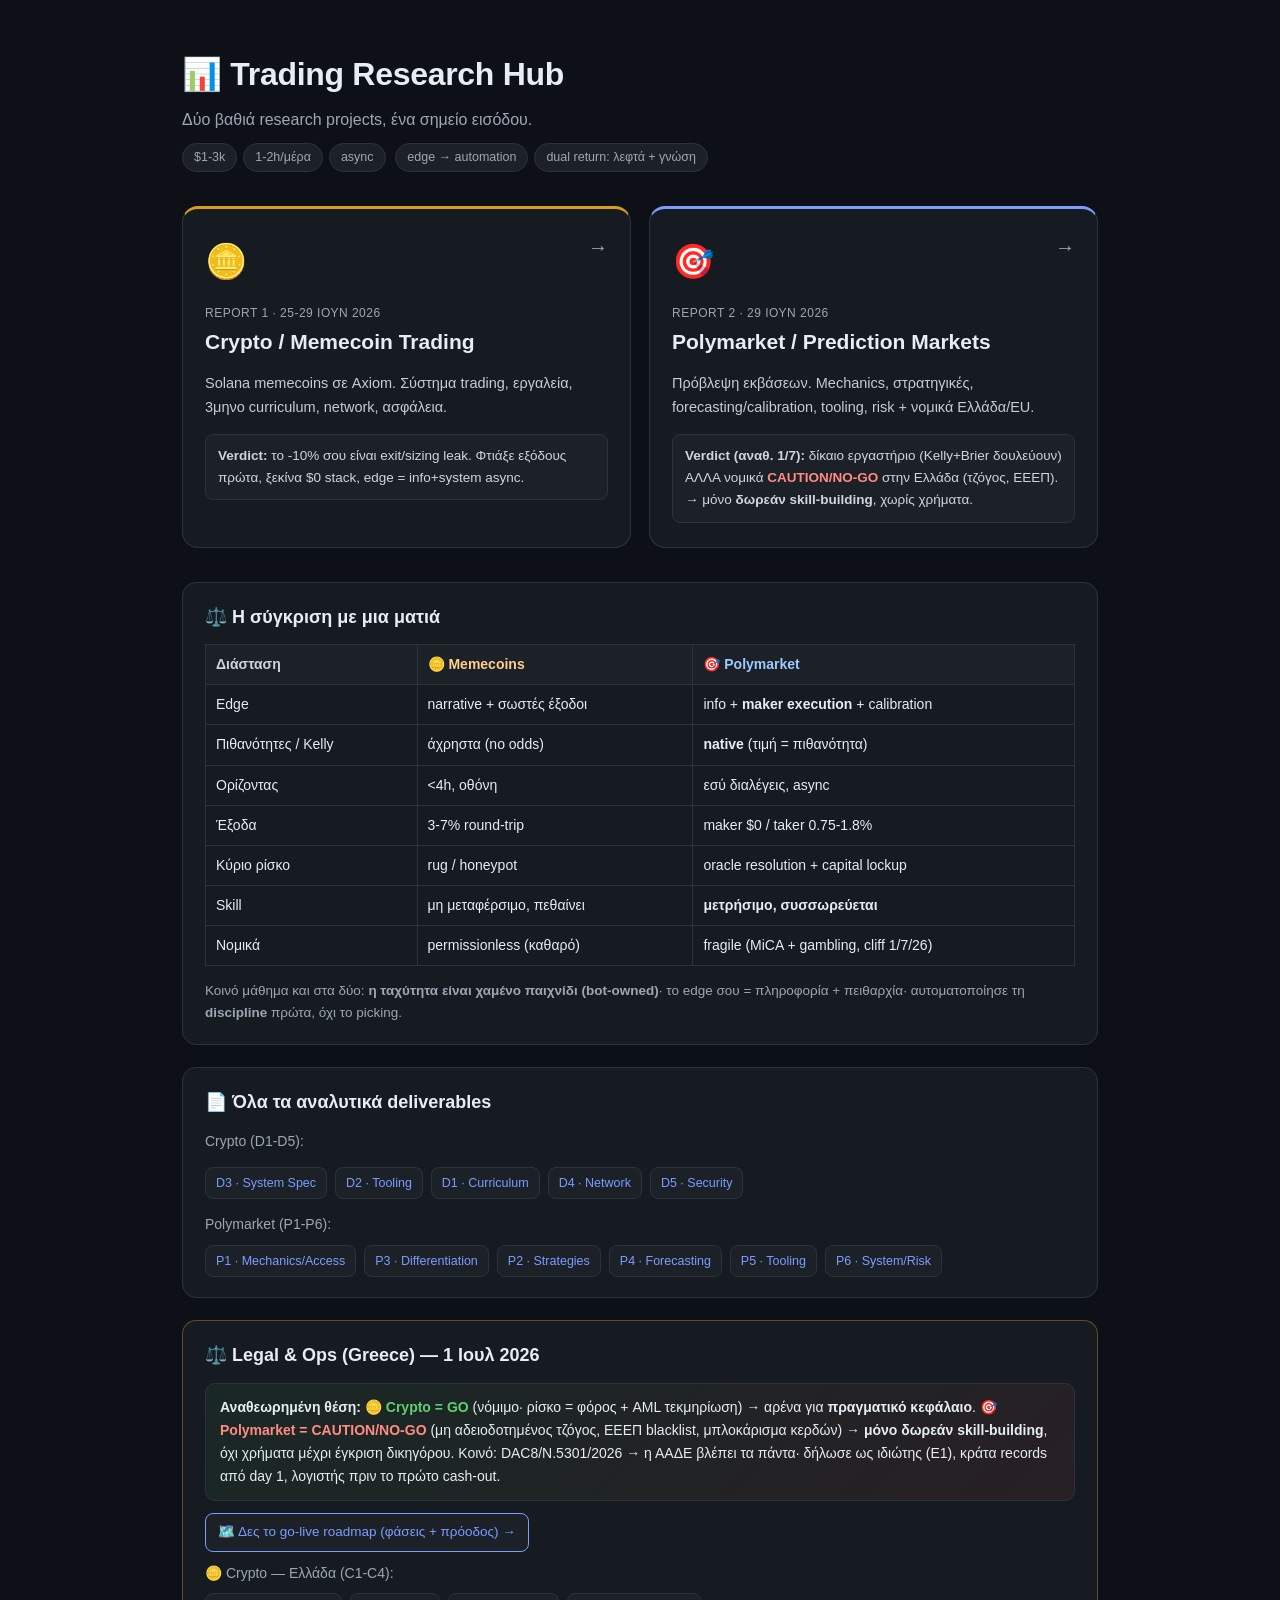
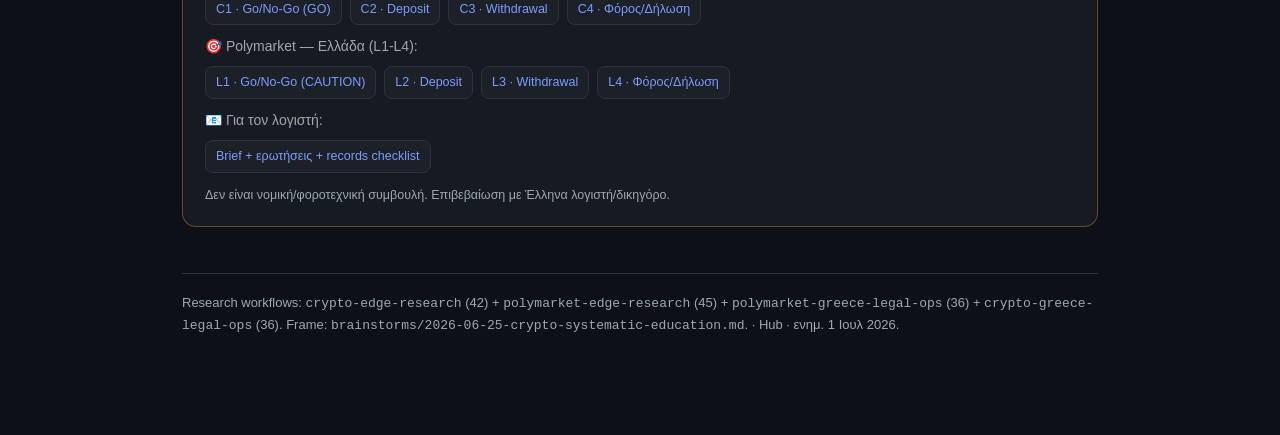
<file: reports/2026-06-29-trading-research-hub.html>
<!DOCTYPE html>
<html lang="el">
<head>
<meta charset="UTF-8">
<meta name="viewport" content="width=device-width, initial-scale=1.0">
<title>Trading Research Hub — Crypto + Polymarket</title>
<style>
  :root{
    --bg:#0d1117; --panel:#161b22; --panel2:#1c2128; --ink:#e6edf3; --muted:#9da7b3;
    --line:#2d333b; --accent:#7c9cff; --accent2:#a371f7; --gold:#d4a017; --green:#3fb950; --red:#f85149;
  }
  *{box-sizing:border-box}
  body{margin:0;background:var(--bg);color:var(--ink);
    font:16px/1.65 -apple-system,BlinkMacSystemFont,"Segoe UI",Roboto,Helvetica,Arial,sans-serif;}
  .wrap{max-width:960px;margin:0 auto;padding:48px 22px 100px;}
  h1{font-size:32px;margin:0 0 6px;letter-spacing:-.3px}
  .sub{color:var(--muted);font-size:16px;margin:0 0 6px}
  .meta{color:var(--muted);font-size:13.5px;margin-top:10px}
  .cards{display:grid;grid-template-columns:1fr 1fr;gap:18px;margin:34px 0}
  @media(max-width:720px){.cards{grid-template-columns:1fr}}
  .rcard{display:block;text-decoration:none;color:inherit;background:var(--panel);
    border:1px solid var(--line);border-radius:16px;padding:24px 22px;transition:.15s;position:relative;overflow:hidden}
  .rcard:hover{border-color:var(--accent);transform:translateY(-2px)}
  .rcard .ico{font-size:34px;margin-bottom:10px}
  .rcard h2{font-size:21px;margin:0 0 6px}
  .rcard .tag{font-size:12px;color:var(--muted);text-transform:uppercase;letter-spacing:.5px}
  .rcard p{font-size:14.5px;color:#c4ccd6;margin:12px 0 0}
  .rcard .verdict{font-size:13.5px;margin-top:14px;padding:10px 12px;border-radius:8px;
    background:var(--panel2);border:1px solid var(--line);color:#cdd6e0}
  .rcard.crypto{border-top:3px solid var(--gold)}
  .rcard.poly{border-top:3px solid var(--accent)}
  .rcard .arrow{position:absolute;top:22px;right:22px;color:var(--muted);font-size:20px}
  .sec{background:var(--panel);border:1px solid var(--line);border-radius:14px;padding:20px 22px;margin:22px 0}
  .sec h3{margin:0 0 12px;font-size:18px}
  table{width:100%;border-collapse:collapse;font-size:14px}
  th,td{border:1px solid var(--line);padding:8px 10px;text-align:left;vertical-align:top}
  th{background:var(--panel2);color:#cdd6e0}
  .mc{color:#ffcf8b}.pm{color:#9ecbff}
  a.docs{color:var(--accent);text-decoration:none;font-size:13.5px}
  a.docs:hover{text-decoration:underline}
  .docrow{display:flex;flex-wrap:wrap;gap:8px;margin-top:8px}
  .docrow a{background:var(--panel2);border:1px solid var(--line);border-radius:8px;
    padding:5px 10px;font-size:12.5px;color:var(--accent);text-decoration:none}
  .docrow a:hover{border-color:var(--accent)}
  footer{margin-top:46px;padding-top:18px;border-top:1px solid var(--line);color:var(--muted);font-size:13px}
  .pill{display:inline-block;background:var(--panel2);border:1px solid var(--line);border-radius:999px;
    padding:3px 11px;font-size:12.5px;color:var(--muted);margin-right:6px}
</style>
</head>
<body>
<div class="wrap">

  <h1>📊 Trading Research Hub</h1>
  <p class="sub">Δύο βαθιά research projects, ένα σημείο εισόδου.</p>
  <div class="meta">
    <span class="pill">$1-3k</span><span class="pill">1-2h/μέρα</span><span class="pill">async</span>
    <span class="pill">edge → automation</span><span class="pill">dual return: λεφτά + γνώση</span>
  </div>

  <div class="cards">
    <a class="rcard crypto" href="2026-06-29-crypto-master-report.html">
      <span class="arrow">→</span>
      <div class="ico">🪙</div>
      <span class="tag">Report 1 · 25-29 Ιουν 2026</span>
      <h2>Crypto / Memecoin Trading</h2>
      <p>Solana memecoins σε Axiom. Σύστημα trading, εργαλεία, 3μηνο curriculum, network, ασφάλεια.</p>
      <div class="verdict"><strong>Verdict:</strong> το -10% σου είναι exit/sizing leak. Φτιάξε εξόδους πρώτα, ξεκίνα $0 stack, edge = info+system async.</div>
    </a>
    <a class="rcard poly" href="2026-06-29-polymarket-master-report.html">
      <span class="arrow">→</span>
      <div class="ico">🎯</div>
      <span class="tag">Report 2 · 29 Ιουν 2026</span>
      <h2>Polymarket / Prediction Markets</h2>
      <p>Πρόβλεψη εκβάσεων. Mechanics, στρατηγικές, forecasting/calibration, tooling, risk + νομικά Ελλάδα/EU.</p>
      <div class="verdict"><strong>Verdict (αναθ. 1/7):</strong> δίκαιο εργαστήριο (Kelly+Brier δουλεύουν) ΑΛΛΑ νομικά <strong style="color:#ff8b82">CAUTION/NO-GO</strong> στην Ελλάδα (τζόγος, ΕΕΕΠ). → μόνο <strong>δωρεάν skill-building</strong>, χωρίς χρήματα.</div>
    </a>
  </div>

  <div class="sec">
    <h3>⚖️ Η σύγκριση με μια ματιά</h3>
    <table>
      <tr><th>Διάσταση</th><th class="mc">🪙 Memecoins</th><th class="pm">🎯 Polymarket</th></tr>
      <tr><td>Edge</td><td>narrative + σωστές έξοδοι</td><td>info + <strong>maker execution</strong> + calibration</td></tr>
      <tr><td>Πιθανότητες / Kelly</td><td>άχρηστα (no odds)</td><td><strong>native</strong> (τιμή = πιθανότητα)</td></tr>
      <tr><td>Ορίζοντας</td><td>&lt;4h, οθόνη</td><td>εσύ διαλέγεις, async</td></tr>
      <tr><td>Έξοδα</td><td>3-7% round-trip</td><td>maker $0 / taker 0.75-1.8%</td></tr>
      <tr><td>Κύριο ρίσκο</td><td>rug / honeypot</td><td>oracle resolution + capital lockup</td></tr>
      <tr><td>Skill</td><td>μη μεταφέρσιμο, πεθαίνει</td><td><strong>μετρήσιμο, συσσωρεύεται</strong></td></tr>
      <tr><td>Νομικά</td><td>permissionless (καθαρό)</td><td>fragile (MiCA + gambling, cliff 1/7/26)</td></tr>
    </table>
    <p style="font-size:13.5px;color:var(--muted);margin-bottom:0">Κοινό μάθημα και στα δύο: <strong>η ταχύτητα είναι χαμένο παιχνίδι (bot-owned)</strong>· το edge σου = πληροφορία + πειθαρχία· αυτοματοποίησε τη <strong>discipline</strong> πρώτα, όχι το picking.</p>
  </div>

  <div class="sec">
    <h3>📄 Όλα τα αναλυτικά deliverables</h3>
    <p style="font-size:14px;color:var(--muted);margin-top:0">Crypto (D1-D5):</p>
    <div class="docrow">
      <a href="2026-06-25-crypto-D3-trading-system-spec.md">D3 · System Spec</a>
      <a href="2026-06-25-crypto-D2-tooling-infrastructure-map.md">D2 · Tooling</a>
      <a href="2026-06-25-crypto-D1-curriculum-roadmap.md">D1 · Curriculum</a>
      <a href="2026-06-25-crypto-D4-network-access-map.md">D4 · Network</a>
      <a href="2026-06-25-crypto-D5-security-checklist.md">D5 · Security</a>
    </div>
    <p style="font-size:14px;color:var(--muted);margin-bottom:4px">Polymarket (P1-P6):</p>
    <div class="docrow">
      <a href="2026-06-29-polymarket-P1-mechanics-access-primer.md">P1 · Mechanics/Access</a>
      <a href="2026-06-29-polymarket-P3-memecoin-vs-polymarket-differentiation.md">P3 · Differentiation</a>
      <a href="2026-06-29-polymarket-P2-strategy-playbook.md">P2 · Strategies</a>
      <a href="2026-06-29-polymarket-P4-forecasting-calibration-curriculum.md">P4 · Forecasting</a>
      <a href="2026-06-29-polymarket-P5-tooling-data-automation.md">P5 · Tooling</a>
      <a href="2026-06-29-polymarket-P6-starter-system-risk-bankroll.md">P6 · System/Risk</a>
    </div>
  </div>

  <div class="sec" style="border-color:rgba(210,153,34,.4)">
    <h3>⚖️ Legal &amp; Ops (Greece) — 1 Ιουλ 2026</h3>
    <div style="background:linear-gradient(135deg,rgba(63,185,80,.08),rgba(248,81,73,.08));border:1px solid var(--line);border-radius:10px;padding:12px 14px;margin-bottom:12px;font-size:14px">
      <strong>Αναθεωρημένη θέση:</strong> 🪙 <strong style="color:#5fd06f">Crypto = GO</strong> (νόμιμο· ρίσκο = φόρος + AML τεκμηρίωση) → αρένα για <strong>πραγματικό κεφάλαιο</strong>.
      🎯 <strong style="color:#ff8b82">Polymarket = CAUTION/NO-GO</strong> (μη αδειοδοτημένος τζόγος, ΕΕΕΠ blacklist, μπλοκάρισμα κερδών) → <strong>μόνο δωρεάν skill-building</strong>, όχι χρήματα μέχρι έγκριση δικηγόρου.
      Κοινό: DAC8/Ν.5301/2026 → η ΑΑΔΕ βλέπει τα πάντα· δήλωσε ως ιδιώτης (E1), κράτα records από day 1, λογιστής πριν το πρώτο cash-out.
    </div>
    <p style="margin:0 0 10px"><a href="2026-07-01-crypto-phases-roadmap.html" style="background:var(--panel2);border:1px solid var(--accent);border-radius:8px;padding:7px 12px;font-size:13.5px;color:var(--accent);text-decoration:none;display:inline-block">🗺️ Δες το go-live roadmap (φάσεις + πρόοδος) →</a></p>
    <p style="font-size:14px;color:var(--muted);margin:6px 0 4px">🪙 Crypto — Ελλάδα (C1-C4):</p>
    <div class="docrow">
      <a href="2026-07-01-crypto-greece-C1-legality-go-no-go.md">C1 · Go/No-Go (GO)</a>
      <a href="2026-07-01-crypto-greece-C2-deposit-playbook.md">C2 · Deposit</a>
      <a href="2026-07-01-crypto-greece-C3-withdrawal-playbook.md">C3 · Withdrawal</a>
      <a href="2026-07-01-crypto-greece-C4-greek-tax-declaration.md">C4 · Φόρος/Δήλωση</a>
    </div>
    <p style="font-size:14px;color:var(--muted);margin:10px 0 4px">🎯 Polymarket — Ελλάδα (L1-L4):</p>
    <div class="docrow">
      <a href="2026-07-01-polymarket-greece-L1-legality-go-no-go.md">L1 · Go/No-Go (CAUTION)</a>
      <a href="2026-07-01-polymarket-greece-L2-deposit-playbook.md">L2 · Deposit</a>
      <a href="2026-07-01-polymarket-greece-L3-withdrawal-playbook.md">L3 · Withdrawal</a>
      <a href="2026-07-01-polymarket-greece-L4-greek-tax-declaration.md">L4 · Φόρος/Δήλωση</a>
    </div>
    <p style="font-size:14px;color:var(--muted);margin:10px 0 4px">📧 Για τον λογιστή:</p>
    <div class="docrow">
      <a href="2026-07-01-accountant-brief-crypto-greece.md">Brief + ερωτήσεις + records checklist</a>
    </div>
    <p style="font-size:12.5px;color:var(--muted);margin-bottom:0">Δεν είναι νομική/φοροτεχνική συμβουλή. Επιβεβαίωση με Έλληνα λογιστή/δικηγόρο.</p>
  </div>

  <footer>
    Research workflows: <code>crypto-edge-research</code> (42) + <code>polymarket-edge-research</code> (45) + <code>polymarket-greece-legal-ops</code> (36) + <code>crypto-greece-legal-ops</code> (36). Frame: <code>brainstorms/2026-06-25-crypto-systematic-education.md</code>. · Hub · ενημ. 1 Ιουλ 2026.
  </footer>

</div>
</body>
</html>
</file>
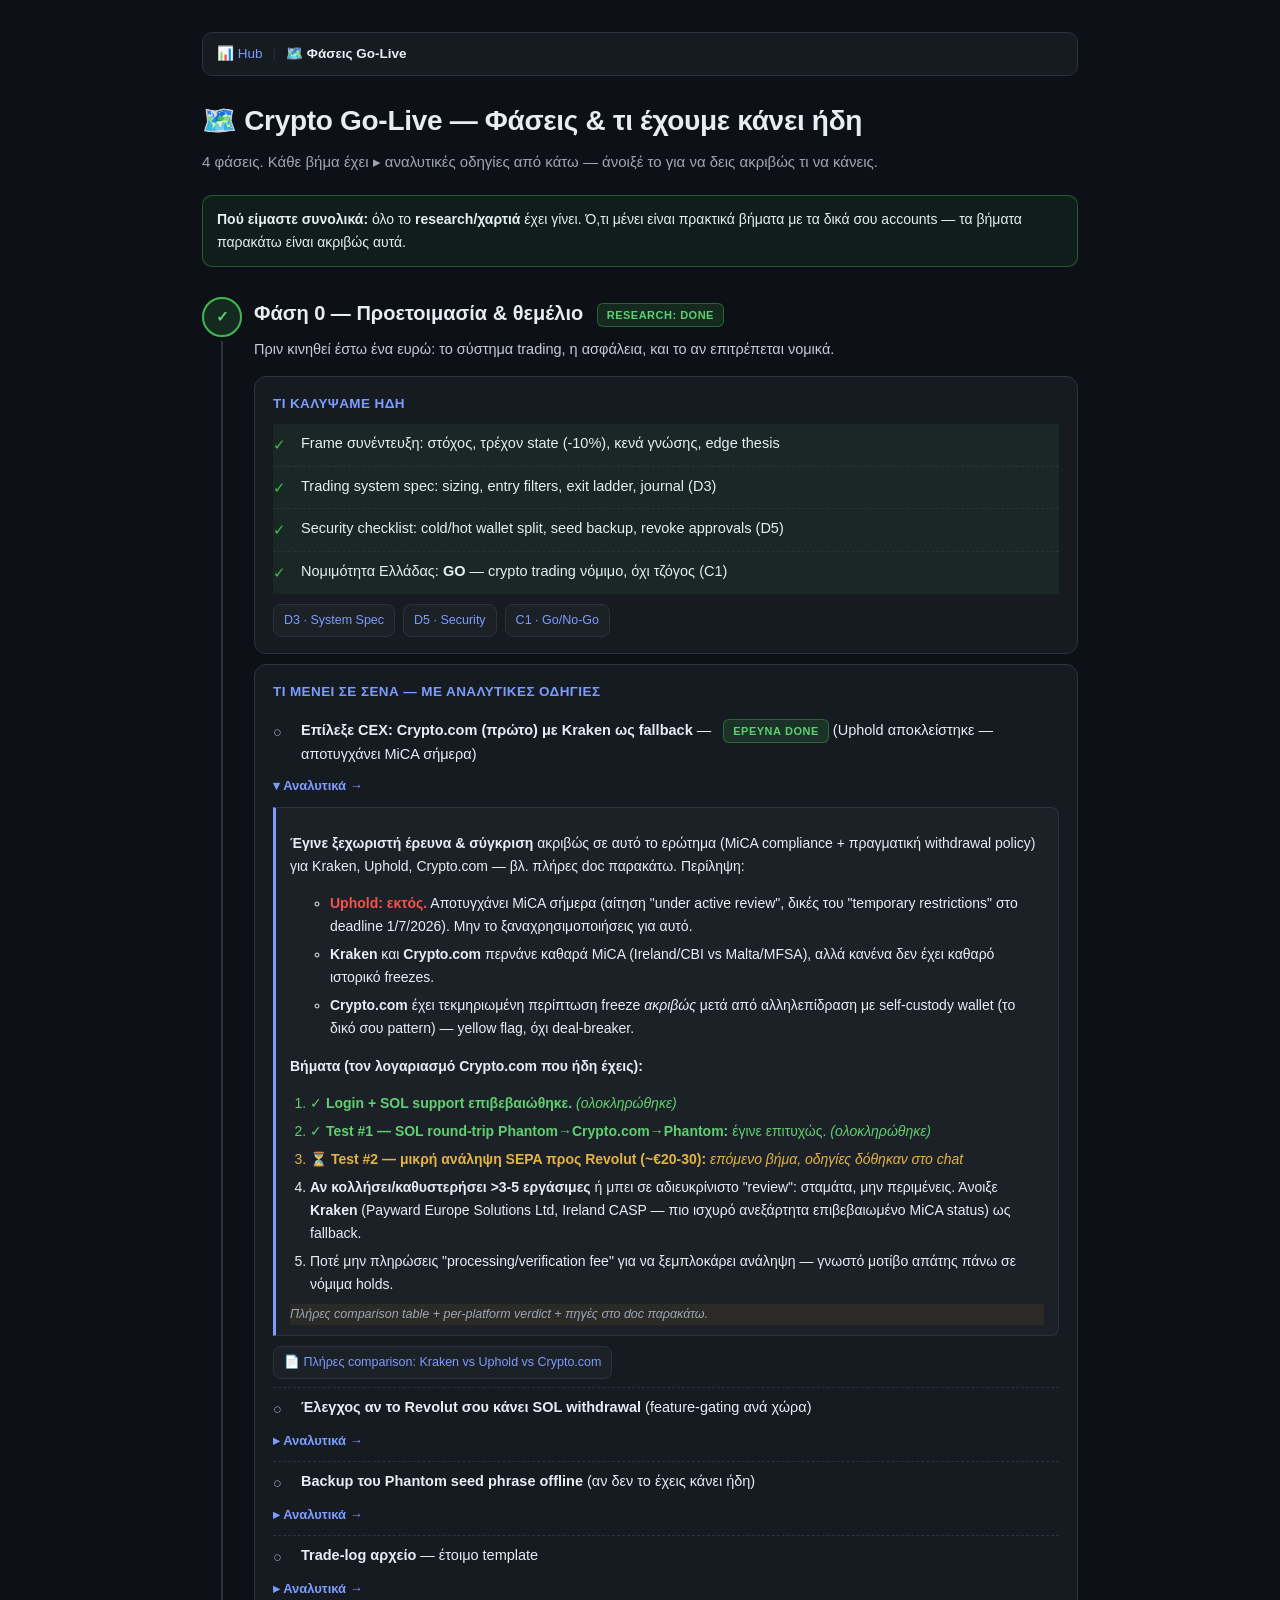
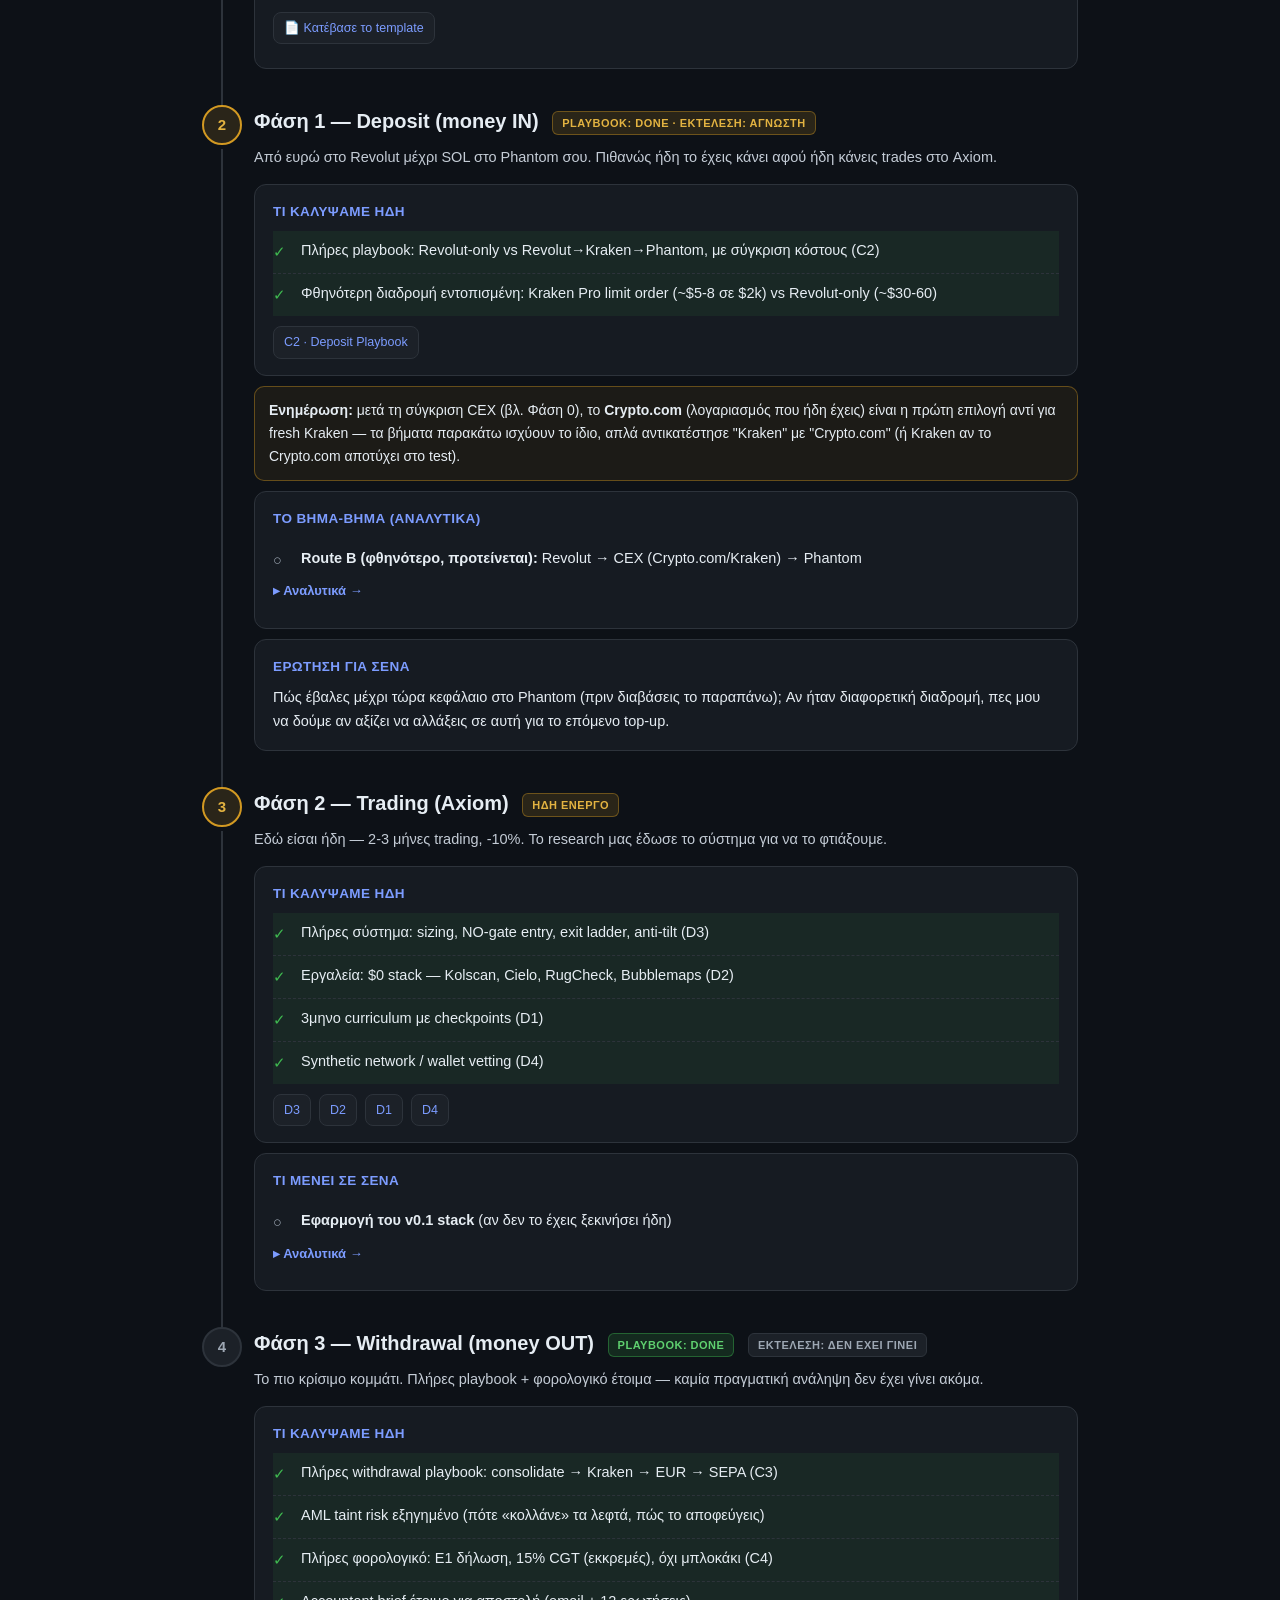
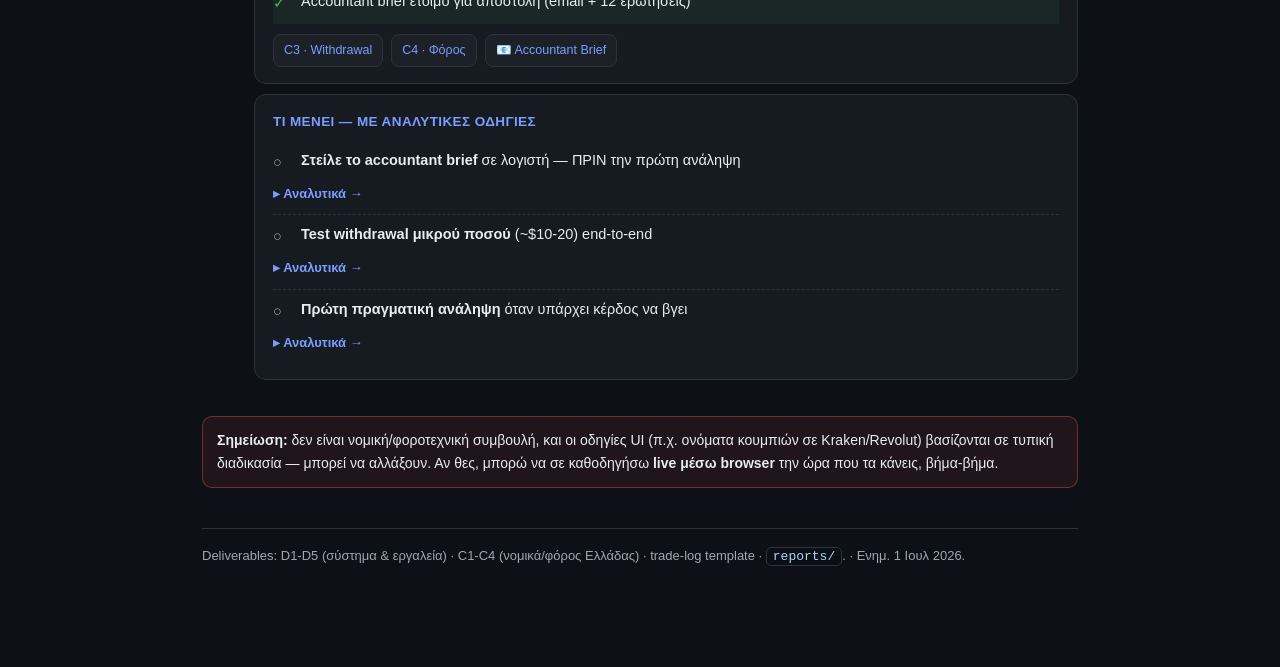
<file: reports/2026-07-01-crypto-phases-roadmap.html>
<!DOCTYPE html>
<html lang="el">
<head>
<meta charset="UTF-8">
<meta name="viewport" content="width=device-width, initial-scale=1.0">
<title>Crypto Go-Live — Φάσεις &amp; Πρόοδος</title>
<style>
  :root{
    --bg:#0d1117; --panel:#161b22; --panel2:#1c2128; --ink:#e6edf3; --muted:#9da7b3;
    --line:#2d333b; --accent:#7c9cff; --green:#3fb950; --amber:#d29922; --red:#f85149;
  }
  *{box-sizing:border-box}
  body{margin:0;background:var(--bg);color:var(--ink);
    font:16px/1.65 -apple-system,BlinkMacSystemFont,"Segoe UI",Roboto,Helvetica,Arial,sans-serif;}
  .wrap{max-width:920px;margin:0 auto;padding:32px 22px 100px;}
  nav{display:flex;gap:10px;align-items:center;flex-wrap:wrap;padding:10px 14px;margin-bottom:22px;
    background:var(--panel);border:1px solid var(--line);border-radius:10px;font-size:13.5px}
  nav a{color:var(--accent);text-decoration:none}
  nav a:hover{text-decoration:underline}
  h1{font-size:28px;margin:0 0 6px;letter-spacing:-.3px}
  .sub{color:var(--muted);font-size:15px;margin:0 0 20px}
  .track{position:relative;margin:30px 0}
  .phase{position:relative;padding-left:52px;margin-bottom:36px}
  .phase::before{content:'';position:absolute;left:19px;top:44px;bottom:-36px;width:2px;background:var(--line)}
  .phase:last-child::before{display:none}
  .badge{position:absolute;left:0;top:0;width:40px;height:40px;border-radius:50%;
    display:flex;align-items:center;justify-content:center;font-weight:800;font-size:15px;
    border:2px solid var(--line);background:var(--panel2);color:var(--ink)}
  .badge.done{background:rgba(63,185,80,.15);border-color:var(--green);color:#5fd06f}
  .badge.progress{background:rgba(210,153,34,.15);border-color:var(--amber);color:#e3b341}
  .badge.pending{background:var(--panel2);border-color:var(--line);color:var(--muted)}
  .phase h2{font-size:20px;margin:2px 0 4px}
  .status-tag{display:inline-block;font-size:11px;font-weight:700;text-transform:uppercase;
    letter-spacing:.5px;padding:2px 9px;border-radius:6px;margin-left:8px;vertical-align:middle}
  .st-done{background:rgba(63,185,80,.15);color:#5fd06f;border:1px solid rgba(63,185,80,.4)}
  .st-progress{background:rgba(210,153,34,.15);color:#e3b341;border:1px solid rgba(210,153,34,.4)}
  .st-pending{background:var(--panel2);color:var(--muted);border:1px solid var(--line)}
  .phase p.desc{color:#c4ccd6;font-size:14.5px;margin:8px 0 14px}
  .card{background:var(--panel);border:1px solid var(--line);border-radius:12px;padding:16px 18px;margin:10px 0}
  .card h4{margin:0 0 8px;font-size:13.5px;text-transform:uppercase;letter-spacing:.4px;color:var(--accent)}
  .steplist{list-style:none;padding:0;margin:0}
  .steplist>li{padding:8px 0;font-size:14.5px;border-bottom:1px dashed var(--line)}
  .steplist>li:last-child{border-bottom:none}
  .steplist li .row{display:flex;gap:10px;align-items:flex-start}
  .steplist li .chk{flex:0 0 18px;margin-top:2px}
  .steplist li.ok .chk{color:var(--green)}
  .steplist li.todo .chk{color:var(--muted)}
  details{margin-top:6px}
  details summary{cursor:pointer;color:var(--accent);font-size:13px;font-weight:600;
    list-style:none;padding:2px 0}
  details summary::-webkit-details-marker{display:none}
  details summary::before{content:'▸ ';color:var(--accent)}
  details[open] summary::before{content:'▾ '}
  details .instr{background:var(--panel2);border:1px solid var(--line);border-left:3px solid var(--accent);
    border-radius:0 8px 8px 0;padding:10px 14px;margin:8px 0 4px;font-size:14px}
  details .instr ol{margin:4px 0;padding-left:20px}
  details .instr li{margin:5px 0}
  details .instr p.note{color:var(--muted);font-size:12.5px;margin:8px 0 0;font-style:italic}
  .docs{display:flex;flex-wrap:wrap;gap:8px;margin-top:10px}
  .docs a{background:var(--panel2);border:1px solid var(--line);border-radius:8px;
    padding:5px 10px;font-size:12.5px;color:var(--accent);text-decoration:none}
  .docs a:hover{border-color:var(--accent)}
  code{background:#0b0f14;border:1px solid var(--line);border-radius:5px;padding:1px 6px;
    font:13px "SF Mono",ui-monospace,Menlo,Consolas,monospace;color:#a5d6ff}
  .callout{border-radius:10px;padding:12px 14px;margin:14px 0;border:1px solid;font-size:14px}
  .warn{background:rgba(248,81,73,.08);border-color:rgba(248,81,73,.4)}
  .ok{background:rgba(63,185,80,.08);border-color:rgba(63,185,80,.4)}
  .note{background:rgba(210,153,34,.08);border-color:rgba(210,153,34,.4)}
  footer{margin-top:40px;padding-top:16px;border-top:1px solid var(--line);color:var(--muted);font-size:13px}
</style>
</head>
<body>
<div class="wrap">

<nav>
  <a href="2026-06-29-trading-research-hub.html">📊 Hub</a>
  <span style="color:var(--line)">|</span>
  <span style="color:var(--ink);font-weight:600">🗺️ Φάσεις Go-Live</span>
</nav>

<h1>🗺️ Crypto Go-Live — Φάσεις &amp; τι έχουμε κάνει ήδη</h1>
<p class="sub">4 φάσεις. Κάθε βήμα έχει ▸ αναλυτικές οδηγίες από κάτω — άνοιξέ το για να δεις ακριβώς τι να κάνεις.</p>

<div class="callout ok">
<strong>Πού είμαστε συνολικά:</strong> όλο το <strong>research/χαρτιά</strong> έχει γίνει. Ό,τι μένει είναι πρακτικά βήματα με τα δικά σου accounts — τα βήματα παρακάτω είναι ακριβώς αυτά.
</div>

<div class="track">

  <!-- PHASE 0 -->
  <div class="phase">
    <div class="badge done">✓</div>
    <h2>Φάση 0 — Προετοιμασία &amp; θεμέλιο <span class="status-tag st-done">Research: done</span></h2>
    <p class="desc">Πριν κινηθεί έστω ένα ευρώ: το σύστημα trading, η ασφάλεια, και το αν επιτρέπεται νομικά.</p>

    <div class="card">
      <h4>Τι καλύψαμε ήδη</h4>
      <ul class="steplist">
        <li class="ok"><div class="row"><span class="chk">✓</span><span>Frame συνέντευξη: στόχος, τρέχον state (-10%), κενά γνώσης, edge thesis</span></div></li>
        <li class="ok"><div class="row"><span class="chk">✓</span><span>Trading system spec: sizing, entry filters, exit ladder, journal (D3)</span></div></li>
        <li class="ok"><div class="row"><span class="chk">✓</span><span>Security checklist: cold/hot wallet split, seed backup, revoke approvals (D5)</span></div></li>
        <li class="ok"><div class="row"><span class="chk">✓</span><span>Νομιμότητα Ελλάδας: <strong>GO</strong> — crypto trading νόμιμο, όχι τζόγος (C1)</span></div></li>
      </ul>
      <div class="docs">
        <a href="2026-06-25-crypto-D3-trading-system-spec.md">D3 · System Spec</a>
        <a href="2026-06-25-crypto-D5-security-checklist.md">D5 · Security</a>
        <a href="2026-07-01-crypto-greece-C1-legality-go-no-go.md">C1 · Go/No-Go</a>
      </div>
    </div>

    <div class="card">
      <h4>Τι μένει σε σένα — με αναλυτικές οδηγίες</h4>
      <ul class="steplist">

        <li class="todo">
          <div class="row"><span class="chk">○</span><span><strong>Επίλεξε CEX: Crypto.com (πρώτο) με Kraken ως fallback</strong> — <span class="status-tag st-done">Έρευνα done</span> (Uphold αποκλείστηκε — αποτυγχάνει MiCA σήμερα)</span></div>
          <details open>
            <summary>Αναλυτικά →</summary>
            <div class="instr">
              <p><strong>Έγινε ξεχωριστή έρευνα &amp; σύγκριση</strong> ακριβώς σε αυτό το ερώτημα (MiCA compliance + πραγματική withdrawal policy) για Kraken, Uphold, Crypto.com — βλ. πλήρες doc παρακάτω. Περίληψη:</p>
              <ul style="margin:6px 0">
                <li><strong style="color:var(--red)">Uphold: εκτός.</strong> Αποτυγχάνει MiCA σήμερα (αίτηση "under active review", δικές του "temporary restrictions" στο deadline 1/7/2026). Μην το ξαναχρησιμοποιήσεις για αυτό.</li>
                <li><strong>Kraken</strong> και <strong>Crypto.com</strong> περνάνε καθαρά MiCA (Ireland/CBI vs Malta/MFSA), αλλά κανένα δεν έχει καθαρό ιστορικό freezes.</li>
                <li><strong>Crypto.com</strong> έχει τεκμηριωμένη περίπτωση freeze <em>ακριβώς</em> μετά από αλληλεπίδραση με self-custody wallet (το δικό σου pattern) — yellow flag, όχι deal-breaker.</li>
              </ul>
              <p><strong>Βήματα (τον λογαριασμό Crypto.com που ήδη έχεις):</strong></p>
              <ol>
                <li style="color:#5fd06f">✓ <strong>Login + SOL support επιβεβαιώθηκε.</strong> <em>(ολοκληρώθηκε)</em></li>
                <li style="color:#5fd06f">✓ <strong>Test #1 — SOL round-trip Phantom→Crypto.com→Phantom:</strong> έγινε επιτυχώς. <em>(ολοκληρώθηκε)</em></li>
                <li style="color:#e3b341">⏳ <strong>Test #2 — μικρή ανάληψη SEPA προς Revolut (~€20-30):</strong> <em>επόμενο βήμα, οδηγίες δόθηκαν στο chat</em></li>
                <li><strong>Αν κολλήσει/καθυστερήσει &gt;3-5 εργάσιμες</strong> ή μπει σε αδιευκρίνιστο "review": σταμάτα, μην περιμένεις. Άνοιξε <strong>Kraken</strong> (Payward Europe Solutions Ltd, Ireland CASP — πιο ισχυρό ανεξάρτητα επιβεβαιωμένο MiCA status) ως fallback.</li>
                <li>Ποτέ μην πληρώσεις "processing/verification fee" για να ξεμπλοκάρει ανάληψη — γνωστό μοτίβο απάτης πάνω σε νόμιμα holds.</li>
              </ol>
              <p class="note">Πλήρες comparison table + per-platform verdict + πηγές στο doc παρακάτω.</p>
            </div>
          </details>
          <div class="docs"><a href="2026-07-01-crypto-cex-mica-comparison-kraken-uphold-cryptocom.md">📄 Πλήρες comparison: Kraken vs Uphold vs Crypto.com</a></div>
        </li>

        <li class="todo">
          <div class="row"><span class="chk">○</span><span><strong>Έλεγχος αν το Revolut σου κάνει SOL withdrawal</strong> (feature-gating ανά χώρα)</span></div>
          <details>
            <summary>Αναλυτικά →</summary>
            <div class="instr">
              <ol>
                <li>Άνοιξε την εφαρμογή Revolut → <strong>Crypto</strong> tab.</li>
                <li>Αν δεν έχεις ήδη SOL, αγόρασε ένα πολύ μικρό ποσό (π.χ. $5) για να ξεκλειδώσεις το asset screen.</li>
                <li>Άνοιξε το asset <strong>SOL</strong> → ψάξε για κουμπί <strong>«Send»</strong> ή <strong>«Withdraw to external wallet»</strong> (όχι μόνο «Buy/Sell/Exchange»).</li>
                <li><strong>Αν το βρεις:</strong> έχεις τη δυνατότητα να στέλνεις SOL απευθείας σε Solana address (π.χ. Phantom) χωρίς ενδιάμεσο CEX. Πήγαινε στο playbook C2 §"Option A" για τα ακριβή βήματα αποστολής.</li>
                <li><strong>Αν ΔΕΝ το βρεις</strong> (μόνο trade-only, όχι withdraw): χρησιμοποίησε τη διαδρομή Kraken (§KYC παραπάνω + C2 §"Option B").</li>
              </ol>
              <p class="note">Αυτό ελέγχεται μόνο μέσα στη δική σου εφαρμογή — δεν μπορώ να το επιβεβαιώσω εκ των προτέρων. Πες μου τι βλέπεις και προσαρμόζουμε τη διαδρομή.</p>
            </div>
          </details>
        </li>

        <li class="todo">
          <div class="row"><span class="chk">○</span><span><strong>Backup του Phantom seed phrase offline</strong> (αν δεν το έχεις κάνει ήδη)</span></div>
          <details>
            <summary>Αναλυτικά →</summary>
            <div class="instr">
              <ol>
                <li>Άνοιξε Phantom → <strong>Settings</strong> (γρανάζι) → <strong>Security &amp; Privacy</strong>.</li>
                <li>Επίλεξε <strong>«Show Secret Recovery Phrase»</strong> (θα ζητήσει το password σου).</li>
                <li>Γράψε τις 12 λέξεις <strong>με το χέρι σε χαρτί</strong> (ή καλύτερα, σε μεταλλική πλάκα ~$20-30 αν θες μονιμότητα).</li>
                <li><strong>ΠΟΤΕ</strong> screenshot, φωτογραφία, cloud, Notion, password manager, email προς τον εαυτό σου.</li>
                <li>Φύλαξέ το σε ασφαλές μέρος (π.χ. χρηματοκιβώτιο). Ιδανικά 2 αντίγραφα σε 2 διαφορετικά μέρη.</li>
                <li>Δοκίμασε (προαιρετικά, αν έχεις δεύτερη συσκευή) ότι το recovery phrase όντως δουλεύει πριν βασιστείς σε αυτό.</li>
              </ol>
              <p class="note">Βλ. πλήρες αναλυτικό στο D5 §2 (Seed phrase hygiene).</p>
            </div>
          </details>
        </li>

        <li class="todo">
          <div class="row"><span class="chk">○</span><span><strong>Trade-log αρχείο</strong> — έτοιμο template</span></div>
          <details>
            <summary>Αναλυτικά →</summary>
            <div class="instr">
              <p>Έφτιαξα το template — κατέβασέ το και άνοιξέ το σε Excel/Google Sheets/Numbers:</p>
              <ol>
                <li>Κατέβασε: <code>2026-07-01-crypto-trade-log-template.csv</code></li>
                <li>Άνοιξέ το σε spreadsheet app. Στήλες: token, entry mcap/liquidity, μέγεθος θέσης, entry lane, narrative, exits/multiples, <strong>R-multiple</strong>, fees, καθαρό PnL, σημειώσεις.</li>
                <li>Διάγραψε το example row πριν ξεκινήσεις.</li>
                <li>Συμπλήρωσε <strong>μετά από κάθε trade</strong> — όχι αναδρομικά στο τέλος της βδομάδας (θα ξεχάσεις λεπτομέρειες).</li>
              </ol>
              <p class="note">Πλήρης εξήγηση κάθε στήλης στο D3 §7 (Trade Journal).</p>
            </div>
          </details>
          <div class="docs"><a href="2026-07-01-crypto-trade-log-template.csv">📄 Κατέβασε το template</a></div>
        </li>

      </ul>
    </div>
  </div>

  <!-- PHASE 1 -->
  <div class="phase">
    <div class="badge progress">2</div>
    <h2>Φάση 1 — Deposit (money IN) <span class="status-tag st-progress">Playbook: done · Εκτέλεση: άγνωστη</span></h2>
    <p class="desc">Από ευρώ στο Revolut μέχρι SOL στο Phantom σου. Πιθανώς ήδη το έχεις κάνει αφού ήδη κάνεις trades στο Axiom.</p>

    <div class="card">
      <h4>Τι καλύψαμε ήδη</h4>
      <ul class="steplist">
        <li class="ok"><div class="row"><span class="chk">✓</span><span>Πλήρες playbook: Revolut-only vs Revolut→Kraken→Phantom, με σύγκριση κόστους (C2)</span></div></li>
        <li class="ok"><div class="row"><span class="chk">✓</span><span>Φθηνότερη διαδρομή εντοπισμένη: Kraken Pro limit order (~$5-8 σε $2k) vs Revolut-only (~$30-60)</span></div></li>
      </ul>
      <div class="docs"><a href="2026-07-01-crypto-greece-C2-deposit-playbook.md">C2 · Deposit Playbook</a></div>
    </div>

    <div class="callout note" style="margin:10px 0">
      <strong>Ενημέρωση:</strong> μετά τη σύγκριση CEX (βλ. Φάση 0), το <strong>Crypto.com</strong> (λογαριασμός που ήδη έχεις) είναι η πρώτη επιλογή αντί για fresh Kraken — τα βήματα παρακάτω ισχύουν το ίδιο, απλά αντικατέστησε "Kraken" με "Crypto.com" (ή Kraken αν το Crypto.com αποτύχει στο test).
    </div>
    <div class="card">
      <h4>Το βήμα-βήμα (αναλυτικά)</h4>
      <ul class="steplist">
        <li class="todo">
          <div class="row"><span class="chk">○</span><span><strong>Route B (φθηνότερο, προτείνεται):</strong> Revolut → CEX (Crypto.com/Kraken) → Phantom</span></div>
          <details>
            <summary>Αναλυτικά →</summary>
            <div class="instr">
              <ol>
                <li>Στο Revolut, κράτα το ποσό σε <strong>EUR</strong> (όχι σε κάποιο crypto ήδη).</li>
                <li>Στο Kraken (μετά το KYC): <strong>Funding → Deposit → EUR (SEPA)</strong>. Θα σου δώσει IBAN. Κάνε <strong>SEPA transfer</strong> από το Revolut σε αυτό το IBAN. Δωρεάν, φτάνει σε λεπτά έως ~1 εργάσιμη.</li>
                <li>Στο Kraken Pro: <strong>Trade → SOL/EUR → LIMIT order</strong> (όχι market — το limit πληρώνει 0.25% maker αντί για taker fee). Βάλε τιμή κοντά στην τρέχουσα.</li>
                <li>Μόλις γεμίσει η παραγγελία: <strong>Funding → Withdraw → SOL</strong>. Επίλεξε δίκτυο <strong>Solana</strong> (ΟΧΙ Ethereum/άλλο chain).</li>
                <li>Paste τη <strong>Phantom receive address</strong> σου (Solana address).</li>
                <li><strong>Πρώτη φορά:</strong> στείλε ~$10-20 test πρώτα. Επιβεβαίωσε ότι έφτασε στο Phantom, ΜΕΤΑ στείλε το υπόλοιπο.</li>
                <li>Επιβεβαίωσε τα πρώτα/τελευταία 6 χαρακτήρες της address πριν επιβεβαιώσεις κάθε φορά.</li>
              </ol>
              <p class="note">Πλήρες detail (fees, timing, εναλλακτικά) στο C2.</p>
            </div>
          </details>
        </li>
      </ul>
    </div>

    <div class="card">
      <h4>Ερώτηση για σένα</h4>
      <p style="margin:0;font-size:14.5px">Πώς έβαλες μέχρι τώρα κεφάλαιο στο Phantom (πριν διαβάσεις το παραπάνω); Αν ήταν διαφορετική διαδρομή, πες μου να δούμε αν αξίζει να αλλάξεις σε αυτή για το επόμενο top-up.</p>
    </div>
  </div>

  <!-- PHASE 2 -->
  <div class="phase">
    <div class="badge progress">3</div>
    <h2>Φάση 2 — Trading (Axiom) <span class="status-tag st-progress">Ήδη ενεργό</span></h2>
    <p class="desc">Εδώ είσαι ήδη — 2-3 μήνες trading, -10%. Το research μας έδωσε το σύστημα για να το φτιάξουμε.</p>
    <div class="card">
      <h4>Τι καλύψαμε ήδη</h4>
      <ul class="steplist">
        <li class="ok"><div class="row"><span class="chk">✓</span><span>Πλήρες σύστημα: sizing, NO-gate entry, exit ladder, anti-tilt (D3)</span></div></li>
        <li class="ok"><div class="row"><span class="chk">✓</span><span>Εργαλεία: $0 stack — Kolscan, Cielo, RugCheck, Bubblemaps (D2)</span></div></li>
        <li class="ok"><div class="row"><span class="chk">✓</span><span>3μηνο curriculum με checkpoints (D1)</span></div></li>
        <li class="ok"><div class="row"><span class="chk">✓</span><span>Synthetic network / wallet vetting (D4)</span></div></li>
      </ul>
      <div class="docs">
        <a href="2026-06-25-crypto-D3-trading-system-spec.md">D3</a>
        <a href="2026-06-25-crypto-D2-tooling-infrastructure-map.md">D2</a>
        <a href="2026-06-25-crypto-D1-curriculum-roadmap.md">D1</a>
        <a href="2026-06-25-crypto-D4-network-access-map.md">D4</a>
      </div>
    </div>
    <div class="card">
      <h4>Τι μένει σε σένα</h4>
      <ul class="steplist">
        <li class="todo">
          <div class="row"><span class="chk">○</span><span><strong>Εφαρμογή του v0.1 stack</strong> (αν δεν το έχεις ξεκινήσει ήδη)</span></div>
          <details>
            <summary>Αναλυτικά →</summary>
            <div class="instr">
              <ol>
                <li><strong>Kolscan</strong> (kolscan.io, δωρεάν) → βρες 8-15 wallets με καλό realized PnL.</li>
                <li><strong>Cielo Finance</strong> (δωρεάν 10 wallets) → φόρτωσε τα εκεί, σύνδεσε Telegram για ειδοποιήσεις.</li>
                <li>Σε κάθε ειδοποίηση: <strong>RugCheck.xyz</strong> (30 δευτ., δωρεάν) → NO-gate έλεγχος.</li>
                <li><strong>Bubblemaps</strong> (δωρεάν, top-150 holders) → cluster check στους επιζώντες.</li>
                <li>Αν περάσει: μπες στο Axiom με το sizing/exit ladder του D3, και <strong>κατέγραψε αμέσως</strong> στο trade-log.</li>
              </ol>
              <p class="note">Πλήρες βήμα-βήμα με links στο D2.</p>
            </div>
          </details>
        </li>
      </ul>
    </div>
  </div>

  <!-- PHASE 3 -->
  <div class="phase">
    <div class="badge pending">4</div>
    <h2>Φάση 3 — Withdrawal (money OUT) <span class="status-tag st-done">Playbook: done</span> <span class="status-tag st-pending">Εκτέλεση: δεν έχει γίνει</span></h2>
    <p class="desc">Το πιο κρίσιμο κομμάτι. Πλήρες playbook + φορολογικό έτοιμα — καμία πραγματική ανάληψη δεν έχει γίνει ακόμα.</p>

    <div class="card">
      <h4>Τι καλύψαμε ήδη</h4>
      <ul class="steplist">
        <li class="ok"><div class="row"><span class="chk">✓</span><span>Πλήρες withdrawal playbook: consolidate → Kraken → EUR → SEPA (C3)</span></div></li>
        <li class="ok"><div class="row"><span class="chk">✓</span><span>AML taint risk εξηγημένο (πότε «κολλάνε» τα λεφτά, πώς το αποφεύγεις)</span></div></li>
        <li class="ok"><div class="row"><span class="chk">✓</span><span>Πλήρες φορολογικό: E1 δήλωση, 15% CGT (εκκρεμές), όχι μπλοκάκι (C4)</span></div></li>
        <li class="ok"><div class="row"><span class="chk">✓</span><span>Accountant brief έτοιμο για αποστολή (email + 12 ερωτήσεις)</span></div></li>
      </ul>
      <div class="docs">
        <a href="2026-07-01-crypto-greece-C3-withdrawal-playbook.md">C3 · Withdrawal</a>
        <a href="2026-07-01-crypto-greece-C4-greek-tax-declaration.md">C4 · Φόρος</a>
        <a href="2026-07-01-accountant-brief-crypto-greece.md">📧 Accountant Brief</a>
      </div>
    </div>

    <div class="card">
      <h4>Τι μένει — με αναλυτικές οδηγίες</h4>
      <ul class="steplist">

        <li class="todo">
          <div class="row"><span class="chk">○</span><span><strong>Στείλε το accountant brief</strong> σε λογιστή — ΠΡΙΝ την πρώτη ανάληψη</span></div>
          <details>
            <summary>Αναλυτικά →</summary>
            <div class="instr">
              <ol>
                <li>Άνοιξε το αρχείο <code>2026-07-01-accountant-brief-crypto-greece.md</code>.</li>
                <li>Copy-paste το έτοιμο email (πάνω-πάνω στο αρχείο) σε νέο email προς λογιστή που ξέρει crypto (αν δεν έχεις ήδη — ζήτα σύσταση ή ψάξε «λογιστής crypto Ελλάδα»).</li>
                <li>Επισύναψε ή παράθεσε τις 12 ερωτήσεις (μέσα στο ίδιο αρχείο).</li>
                <li>Κάνε αυτό <strong>πριν</strong> βγάλεις οποιοδήποτε πραγματικό ποσό, ώστε να ξέρεις πώς θα δηλωθεί πριν χρειαστεί να το δηλώσεις.</li>
              </ol>
            </div>
          </details>
        </li>

        <li class="todo">
          <div class="row"><span class="chk">○</span><span><strong>Test withdrawal μικρού ποσού</strong> (~$10-20) end-to-end</span></div>
          <details>
            <summary>Αναλυτικά →</summary>
            <div class="instr">
              <ol>
                <li>Στο Phantom/Axiom: swap ένα μικρό ποσό memecoin σε <strong>καθαρό SOL ή USDC</strong> (όχι απευθείας proceeds).</li>
                <li>Στείλε το στο Kraken deposit address σου, δίκτυο <strong>Solana</strong>.</li>
                <li>Στο Kraken: πούλα σε <strong>EUR</strong> (market ή limit).</li>
                <li><strong>SEPA withdraw</strong> προς Revolut/τράπεζα.</li>
                <li>Επιβεβαίωσε ότι έφτασε καθαρά, χωρίς καθυστέρηση/hold. Κράτα το <strong>tx hash</strong> κάθε βήματος.</li>
              </ol>
              <p class="note">Πλήρες Part 1 (βήμα-βήμα) + Part 2 (friction/AML) στο C3.</p>
            </div>
          </details>
        </li>

        <li class="todo">
          <div class="row"><span class="chk">○</span><span><strong>Πρώτη πραγματική ανάληψη</strong> όταν υπάρχει κέρδος να βγει</span></div>
          <details>
            <summary>Αναλυτικά →</summary>
            <div class="instr">
              <ol>
                <li>Ίδια διαδρομή με το test, αλλά σε <strong>tranches</strong> (μερικές εκατοντάδες ως ~1.000€ τη φορά) — όχι lump ποσό μετά από win.</li>
                <li>Κράτα <strong>tx hashes + provenance</strong> για κάθε ανάληψη (source-of-funds αν σε ρωτήσουν).</li>
                <li>Ενημέρωσε το <strong>cost-basis file</strong> σου (μέρος του trade-log) με το EUR-out.</li>
                <li>Αν κάτι «κολλήσει» (hold/freeze): δες C3 §Part 4 "What To Do If Frozen" — μην πανικοβληθείς, μην στείλεις rapid μικρά ποσά (φαίνεται σαν structuring).</li>
              </ol>
            </div>
          </details>
        </li>

      </ul>
    </div>
  </div>

</div>

<div class="callout warn">
<strong>Σημείωση:</strong> δεν είναι νομική/φοροτεχνική συμβουλή, και οι οδηγίες UI (π.χ. ονόματα κουμπιών σε Kraken/Revolut) βασίζονται σε τυπική διαδικασία — μπορεί να αλλάξουν. Αν θες, μπορώ να σε καθοδηγήσω <strong>live μέσω browser</strong> την ώρα που τα κάνεις, βήμα-βήμα.
</div>

<footer>
  Deliverables: D1-D5 (σύστημα &amp; εργαλεία) · C1-C4 (νομικά/φόρος Ελλάδας) · trade-log template · <code>reports/</code>. · Ενημ. 1 Ιουλ 2026.
</footer>

</div>
</body>
</html>
</file>
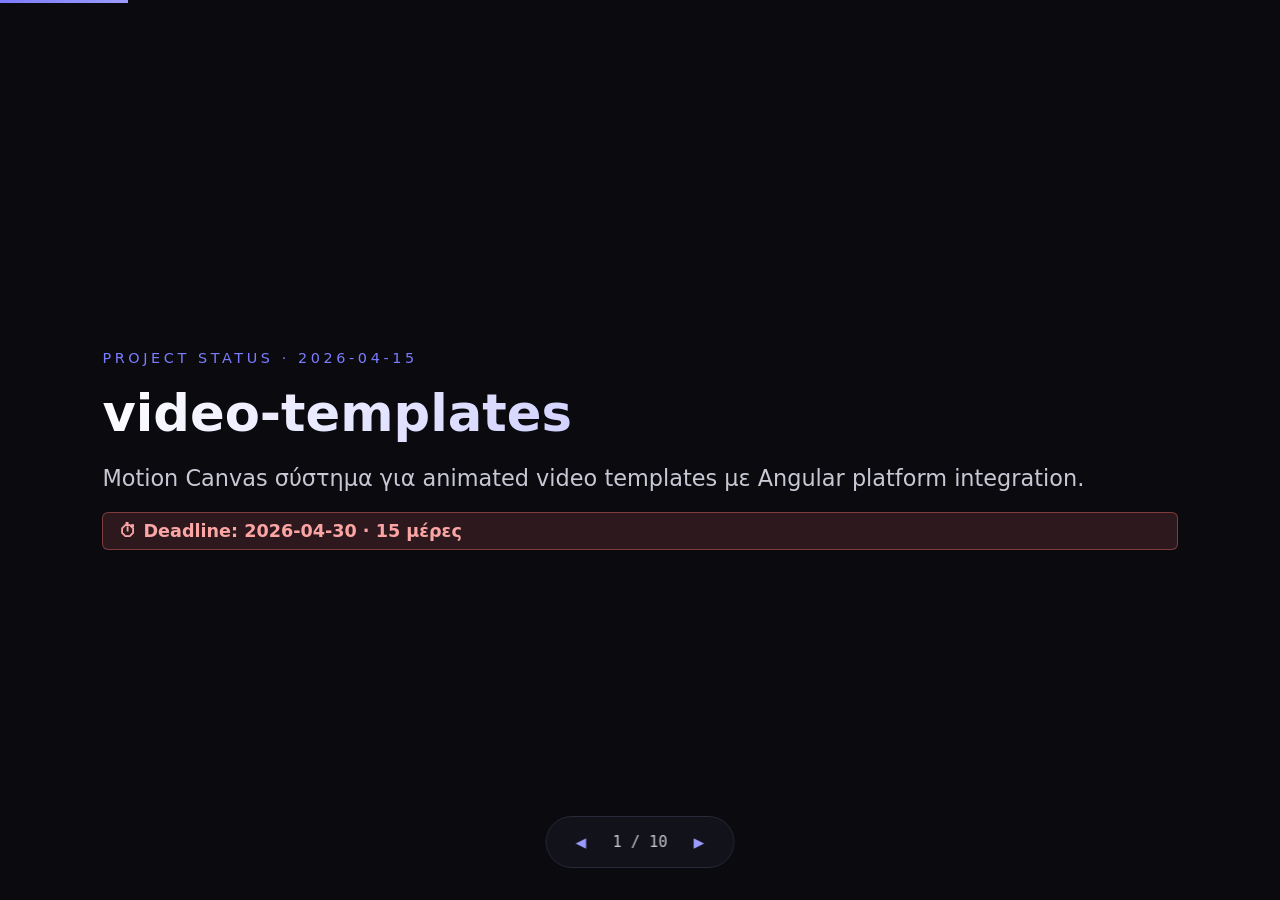
<file: projects/video-templates/presentation.html>
<!DOCTYPE html>
<html lang="el">
<head>
<meta charset="UTF-8">
<meta name="viewport" content="width=device-width, initial-scale=1.0">
<title>video-templates · Status</title>
<style>
  * { box-sizing: border-box; margin: 0; padding: 0; }
  html, body { height: 100%; font-family: -apple-system, BlinkMacSystemFont, "Segoe UI", system-ui, sans-serif; background: #0a0a0f; color: #e8e8ef; overflow: hidden; }
  .deck { position: relative; width: 100vw; height: 100vh; }
  .slide {
    position: absolute; inset: 0;
    display: none;
    flex-direction: column;
    justify-content: center;
    padding: 5vh 8vw;
    animation: fadeIn .4s ease;
  }
  .slide.active { display: flex; }
  @keyframes fadeIn { from { opacity: 0; transform: translateY(10px); } to { opacity: 1; transform: none; } }

  .eyebrow { font-size: 0.9rem; letter-spacing: 0.25em; text-transform: uppercase; color: #7c7cff; margin-bottom: 1.2rem; }
  h1 { font-size: 3.2rem; font-weight: 800; line-height: 1.1; margin-bottom: 1.2rem; background: linear-gradient(135deg, #fff 0%, #9c9cff 100%); -webkit-background-clip: text; -webkit-text-fill-color: transparent; }
  h2 { font-size: 2.2rem; font-weight: 700; margin-bottom: 1.8rem; color: #fff; }
  h3 { font-size: 1.3rem; font-weight: 600; color: #9c9cff; margin: 1.2rem 0 0.6rem; }
  p, li { font-size: 1.25rem; line-height: 1.55; color: #c8c8d4; }
  ul { list-style: none; }
  li { padding: 0.5rem 0 0.5rem 1.8rem; position: relative; }
  li::before { content: "▸"; position: absolute; left: 0; color: #7c7cff; font-weight: bold; }
  strong { color: #fff; font-weight: 600; }
  code { font-family: "JetBrains Mono", Menlo, monospace; background: #1a1a24; color: #9c9cff; padding: 0.15em 0.5em; border-radius: 4px; font-size: 0.92em; }
  pre { background: #12121a; border: 1px solid #2a2a3a; border-radius: 8px; padding: 1.4rem 1.8rem; font-family: "JetBrains Mono", Menlo, monospace; font-size: 1rem; line-height: 1.7; color: #c8c8d4; overflow-x: auto; }
  pre .arrow { color: #7c7cff; }

  table { width: 100%; border-collapse: collapse; font-size: 1.05rem; }
  th, td { text-align: left; padding: 0.8rem 1rem; border-bottom: 1px solid #2a2a3a; }
  th { color: #7c7cff; font-weight: 600; text-transform: uppercase; font-size: 0.8rem; letter-spacing: 0.1em; }
  td:first-child { color: #fff; font-family: "JetBrains Mono", Menlo, monospace; font-size: 0.95rem; white-space: nowrap; }

  .status-grid { display: grid; gap: 0.7rem; margin-top: 0.5rem; }
  .status-row { display: flex; align-items: baseline; gap: 1rem; font-size: 1.2rem; }
  .status-row .icon { font-size: 1.4rem; width: 2rem; flex-shrink: 0; }
  .status-row.done .icon { color: #4ade80; }
  .status-row.progress .icon { color: #fbbf24; }
  .status-row.target .icon { color: #f87171; }

  .commits li { font-family: "JetBrains Mono", Menlo, monospace; font-size: 1rem; }
  .commits li code { background: #1a1a24; color: #fbbf24; }

  .nav {
    position: fixed; bottom: 2rem; left: 50%; transform: translateX(-50%);
    display: flex; align-items: center; gap: 1rem;
    background: rgba(20, 20, 30, 0.85); backdrop-filter: blur(10px);
    padding: 0.6rem 1.2rem; border-radius: 999px; border: 1px solid #2a2a3a;
    z-index: 10;
  }
  .nav button { background: none; border: none; color: #9c9cff; font-size: 1.3rem; cursor: pointer; padding: 0.2rem 0.6rem; border-radius: 4px; transition: background .15s; }
  .nav button:hover { background: #2a2a3a; }
  .nav .counter { font-family: "JetBrains Mono", Menlo, monospace; font-size: 0.95rem; color: #c8c8d4; min-width: 3.5rem; text-align: center; }
  .progress-bar { position: fixed; top: 0; left: 0; height: 3px; background: linear-gradient(90deg, #7c7cff, #9c9cff); transition: width .3s ease; z-index: 10; }

  .deadline { display: inline-block; margin-top: 1rem; padding: 0.5rem 1rem; background: rgba(248, 113, 113, 0.15); border: 1px solid rgba(248, 113, 113, 0.4); border-radius: 6px; color: #fca5a5; font-size: 1.1rem; font-weight: 600; }
  .pipeline-caption { color: #7c7cff; font-size: 0.95rem; margin-top: 1rem; letter-spacing: 0.05em; }

  .two-col { display: grid; grid-template-columns: 1fr 1fr; gap: 3rem; }
</style>
</head>
<body>

<div class="progress-bar" id="progressBar"></div>

<div class="deck" id="deck">

  <!-- 1 -->
  <section class="slide active">
    <div class="eyebrow">Project Status · 2026-04-15</div>
    <h1>video-templates</h1>
    <p style="font-size:1.4rem;">Motion Canvas σύστημα για animated video templates με Angular platform integration.</p>
    <div class="deadline">⏱ Deadline: 2026-04-30 · 15 μέρες</div>
  </section>

  <!-- 2 -->
  <section class="slide">
    <div class="eyebrow">The big bet</div>
    <h2>End-to-end template cloning</h2>
    <p style="font-size:1.5rem; max-width: 900px;">Δίνεις ένα υπάρχον video. Βγαίνει ένα νέο template, έτοιμο για render. Χωρίς να ξαναγράφεις τα boilerplate sections με το χέρι.</p>
  </section>

  <!-- 3 -->
  <section class="slide">
    <div class="eyebrow">Goals</div>
    <h2>3 sub-goals</h2>
    <ul>
      <li><strong>Map the flow</strong> — ολόκληρη η διαδρομή από video σε template, βήμα-βήμα.</li>
      <li><strong>Capture guideline drift</strong> — όταν ο Claude Code γράφει κώδικα που δουλεύει αλλά αγνοεί conventions, μπαίνει hint ώστε την επόμενη φορά να ξέρει τον σωστό τρόπο.</li>
      <li><strong>Time-cost analysis</strong> — ποιο βήμα τρώει τον περισσότερο χρόνο, αυτό γίνεται target για automation.</li>
    </ul>
  </section>

  <!-- 4 -->
  <section class="slide">
    <div class="eyebrow">What's built</div>
    <h2>Pipeline ✅</h2>
<pre>video
  <span class="arrow">→</span> Gemini                          <span style="color:#555">// raw analysis.md</span>
  <span class="arrow">→</span> /video-gap-analysis             <span style="color:#555">// D1–D10 report</span>
  <span class="arrow">→</span> Q&amp;A round-trip με Gemini        <span style="color:#555">// fill Missing</span>
  <span class="arrow">→</span> /video-analysis-to-template     <span style="color:#555">// build file</span>
  <span class="arrow">→</span> src/template-{N}/new-project-vertical.ts
  <span class="arrow">→</span> npm run convert template-{N} vertical dev</pre>
    <p class="pipeline-caption">End-to-end, στημένη.</p>
  </section>

  <!-- 5 -->
  <section class="slide">
    <div class="eyebrow">Tooling</div>
    <h2>Skills shipped</h2>
    <table>
      <thead><tr><th>Skill</th><th>Ρόλος</th></tr></thead>
      <tbody>
        <tr><td>video-gap-analysis</td><td>10-dimension Confirmed/Ambiguous/Missing report + English Q's</td></tr>
        <tr><td>video-analysis-to-template</td><td>Χτίζει το Motion Canvas template section-by-section</td></tr>
        <tr><td>template-describe</td><td>Περιγράφει υπάρχον template</td></tr>
        <tr><td>hint</td><td>Διαχείριση implementation-hints.md (drift capture)</td></tr>
        <tr><td>rule</td><td>Normative MUST/SHOULD rules</td></tr>
      </tbody>
    </table>
  </section>

  <!-- 6 -->
  <section class="slide">
    <div class="eyebrow">Supporting assets</div>
    <h2>Gemini prompt &amp; docs</h2>
    <ul>
      <li><strong>docs/video-analysis-prompt.md</strong> — 164 γραμμές, αναγκάζει το video LLM να περιγράψει scene structure, elements, entry/exit order, animation <em>techniques</em> (όχι μόνο directions), visual dependencies, palette, typography.</li>
      <li><strong>Repo docs:</strong> PROJECT_INDEX, API_REFERENCE, COMPONENT_CATALOG, NAVIGATION_INDEX, design-rules v1.1.4, rules.md.</li>
    </ul>
  </section>

  <!-- 7 -->
  <section class="slide">
    <div class="eyebrow">Recent commits</div>
    <h2>Πρόσφατη κίνηση</h2>
    <ul class="commits">
      <li><code>c935827</code> — hint skill + blur-slide animation + template-146 refinements</li>
      <li><code>62db85f</code> — video-analysis-to-template + video-gap-analysis skills</li>
      <li><code>89b9ef3</code> — template-describe skill</li>
      <li><code>d0d23e9</code> — rules.md + /rule skill</li>
    </ul>
  </section>

  <!-- 8 -->
  <section class="slide">
    <div class="eyebrow">Ανοιχτά ερωτήματα</div>
    <h2>Τι δεν ξέρεις ακόμα</h2>
    <ul>
      <li>Πού ακριβώς drifts ο Claude Code; κανένα καταγεγραμμένο error-mode list.</li>
      <li>Ποιο βήμα τρώει τον περισσότερο χρόνο; μηδέν instrumentation / timing log.</li>
      <li>Approach F handlers pattern vs legacy flat templates — drift hotspot;</li>
      <li>Το <code>template-describe</code> χωράει στο cloning flow, ή είναι άλλο use case;</li>
    </ul>
  </section>

  <!-- 9 -->
  <section class="slide">
    <div class="eyebrow">TL;DR</div>
    <h2>Που βρίσκεσαι</h2>
    <div class="status-grid">
      <div class="status-row done"><span class="icon">✅</span><span>Pipeline στημένη end-to-end</span></div>
      <div class="status-row done"><span class="icon">✅</span><span>5 skills shipped (gap-analysis, analysis-to-template, describe, hint, rule)</span></div>
      <div class="status-row done"><span class="icon">✅</span><span>Gemini prompt δομημένος (10 διαστάσεις)</span></div>
      <div class="status-row progress"><span class="icon">⏳</span><span>Feedback loop για drift capture: εργαλείο υπάρχει, δεν έχει ενεργοποιηθεί συστηματικά</span></div>
      <div class="status-row progress"><span class="icon">⏳</span><span>Μηδέν timing data, άρα δεν ξέρεις τι να αυτοματοποιήσεις</span></div>
      <div class="status-row target"><span class="icon">🎯</span><span>15 μέρες μέχρι το deadline</span></div>
    </div>
  </section>

  <!-- 10 -->
  <section class="slide">
    <div class="eyebrow">Logical next moves</div>
    <h2>Χωρίς να prescribe</h2>
    <ul>
      <li>Τρέξε ένα πραγματικό cloning cycle <strong>με stopwatch σε κάθε βήμα</strong>. Πρώτο timing dataset.</li>
      <li>Μετά από κάθε drift του Claude Code, γράψε hint <strong>αμέσως</strong>, όχι μετά.</li>
      <li>Φτιάξε ένα κατάλογο error-modes, έστω 5 bullets, για να ξέρεις τι κυνηγάς.</li>
    </ul>
  </section>

</div>

<div class="nav">
  <button onclick="go(-1)" aria-label="Previous">◂</button>
  <div class="counter" id="counter">1 / 10</div>
  <button onclick="go(1)" aria-label="Next">▸</button>
</div>

<script>
  const slides = document.querySelectorAll('.slide');
  const counter = document.getElementById('counter');
  const progressBar = document.getElementById('progressBar');
  let idx = 0;

  function render() {
    slides.forEach((s, i) => s.classList.toggle('active', i === idx));
    counter.textContent = `${idx + 1} / ${slides.length}`;
    progressBar.style.width = `${((idx + 1) / slides.length) * 100}%`;
  }

  function go(delta) {
    idx = Math.max(0, Math.min(slides.length - 1, idx + delta));
    render();
  }

  document.addEventListener('keydown', (e) => {
    if (e.key === 'ArrowRight' || e.key === ' ') { e.preventDefault(); go(1); }
    else if (e.key === 'ArrowLeft') go(-1);
    else if (e.key === 'Home') { idx = 0; render(); }
    else if (e.key === 'End') { idx = slides.length - 1; render(); }
  });

  render();
</script>

</body>
</html>
</file>
<file: wiki/styles.css>
:root {
  --bg: #0f1115;
  --bg-elev: #161a22;
  --bg-hover: #1c2230;
  --fg: #e6e8ec;
  --fg-dim: #8a92a6;
  --fg-muted: #5a6072;
  --accent: #7aa2ff;
  --accent-soft: rgba(122, 162, 255, 0.12);
  --border: #232836;
  --radius: 6px;
  --topbar-h: 48px;
  --sidebar-w: 260px;
  --font-sys: -apple-system, BlinkMacSystemFont, "Segoe UI", Helvetica, Arial, sans-serif;
  --font-mono: "JetBrains Mono", ui-monospace, SFMono-Regular, Menlo, monospace;
}

* { box-sizing: border-box; }

html, body {
  margin: 0;
  padding: 0;
  height: 100%;
  background: var(--bg);
  color: var(--fg);
  font-family: var(--font-sys);
  font-size: 14px;
  line-height: 1.5;
}

body {
  display: grid;
  grid-template-columns: var(--sidebar-w) 1fr;
  grid-template-rows: var(--topbar-h) 1fr;
  grid-template-areas:
    "topbar topbar"
    "sidebar main";
  transition: grid-template-columns 0.18s ease;
}

body.sidebar-collapsed {
  --sidebar-w: 0px;
}

.topbar {
  grid-area: topbar;
  display: flex;
  align-items: center;
  gap: 12px;
  padding: 0 12px;
  background: var(--bg-elev);
  border-bottom: 1px solid var(--border);
}

.toggle {
  appearance: none;
  background: transparent;
  border: 1px solid transparent;
  color: var(--fg-dim);
  width: 32px;
  height: 32px;
  border-radius: var(--radius);
  display: inline-flex;
  align-items: center;
  justify-content: center;
  cursor: pointer;
  transition: background 0.1s, color 0.1s, border-color 0.1s;
  flex: 0 0 auto;
}

.toggle:hover {
  background: var(--bg-hover);
  color: var(--fg);
  border-color: var(--border);
}

.toggle-icon,
.toggle-icon::before,
.toggle-icon::after {
  display: block;
  width: 16px;
  height: 2px;
  background: currentColor;
  border-radius: 1px;
  content: "";
  position: relative;
}

.toggle-icon::before { position: absolute; top: -5px; left: 0; }
.toggle-icon::after  { position: absolute; top: 5px;  left: 0; }

.breadcrumb {
  display: flex;
  align-items: center;
  gap: 6px;
  min-width: 0;
  flex: 1 1 auto;
  overflow: hidden;
  white-space: nowrap;
}

.crumb {
  color: var(--fg-dim);
  text-decoration: none;
  padding: 4px 6px;
  border-radius: 4px;
  transition: background 0.1s, color 0.1s;
  max-width: 40ch;
  overflow: hidden;
  text-overflow: ellipsis;
}

.crumb:hover {
  background: var(--bg-hover);
  color: var(--fg);
}

.crumb.root {
  color: var(--fg);
  font-weight: 600;
}

.crumb.current {
  color: var(--fg);
  cursor: default;
}

.crumb.current:hover {
  background: transparent;
}

.crumb-sep {
  color: var(--fg-muted);
  user-select: none;
}

.sidebar {
  grid-area: sidebar;
  background: var(--bg-elev);
  border-right: 1px solid var(--border);
  overflow-y: auto;
  overflow-x: hidden;
  padding: 12px 0;
}

body.sidebar-collapsed .sidebar {
  border-right-color: transparent;
}

.group {
  margin-bottom: 4px;
}

.group-title {
  font-size: 11px;
  text-transform: uppercase;
  letter-spacing: 0.8px;
  color: var(--fg-muted);
  padding: 10px 16px 6px;
}

.page-link {
  display: block;
  padding: 6px 16px;
  color: var(--fg-dim);
  text-decoration: none;
  border-left: 2px solid transparent;
  transition: background 0.08s, color 0.08s, border-color 0.08s;
}

.page-link:hover {
  background: var(--bg-hover);
  color: var(--fg);
}

.page-link.active {
  background: var(--accent-soft);
  color: var(--fg);
  border-left-color: var(--accent);
}

.main {
  grid-area: main;
  position: relative;
  overflow: hidden;
  background: var(--bg);
}

#page {
  width: 100%;
  height: 100%;
  border: 0;
  display: block;
  background: var(--bg);
}

.empty-state {
  padding: 48px 32px;
  max-width: 720px;
}

.empty-state h1 {
  margin: 0 0 8px;
  font-size: 22px;
  font-weight: 600;
}

.empty-state p {
  color: var(--fg-dim);
  margin: 0 0 20px;
}

.empty-list {
  list-style: none;
  padding: 0;
  margin: 0;
  display: grid;
  gap: 8px;
}

.empty-list a {
  display: block;
  padding: 10px 14px;
  background: var(--bg-elev);
  border: 1px solid var(--border);
  border-radius: var(--radius);
  color: var(--fg);
  text-decoration: none;
  transition: border-color 0.1s, background 0.1s;
}

.empty-list a:hover {
  border-color: var(--accent);
  background: var(--bg-hover);
}

.empty-list .group-label {
  color: var(--fg-muted);
  font-size: 11px;
  text-transform: uppercase;
  letter-spacing: 0.8px;
  margin-right: 8px;
}

[hidden] { display: none !important; }
</file>
